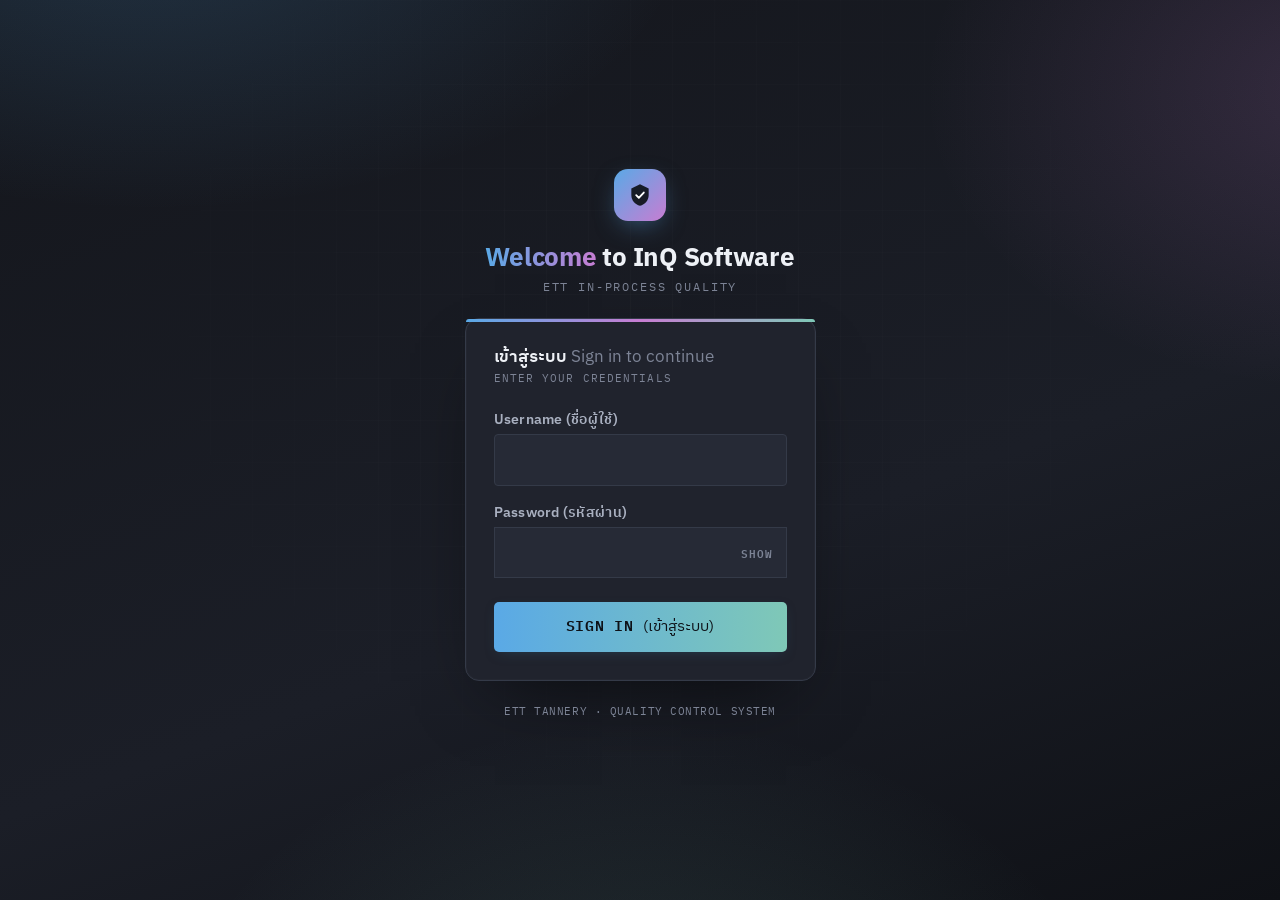
<file: index.html>
<!doctype html>
<html lang="th">
<head>
<meta charset="utf-8">
<meta name="viewport" content="width=device-width, initial-scale=1">
<title>ETT In-Process Quality</title>
<link rel="preconnect" href="https://fonts.googleapis.com">
<link rel="preconnect" href="https://fonts.gstatic.com" crossorigin>
<link rel="stylesheet" href="https://fonts.googleapis.com/css2?family=IBM+Plex+Mono:wght@400;500;600&family=IBM+Plex+Sans:wght@400;500;600;700&family=IBM+Plex+Sans+Thai:wght@400;500;600&display=swap">
<link rel="stylesheet" href="app.css">
<style>body{margin:0}img{max-width:100%}[hidden]{display:none!important}</style>
</head>
<body>
<div class="top"><div class="top-in">
  <div class="brand">
    <h1>In-Process Quality Entry <span class="th">(บันทึกผลตรวจในกระบวนการ)</span></h1>
    <p>ETT Tannery · Quality &amp; Technical · Pilot v0.6</p>
  </div>
  <div class="top-right">
    <span class="conn" id="conn"><span class="dot"></span><span id="connTxt">Connecting…</span></span>
    <a class="btn sm" id="lnkDashboard" href="dashboard.html">Dashboard</a>
    <a class="btn sm" id="lnkSetup" href="setup.html" hidden>Setup</a>
    <a class="btn sm" id="lnkAdmin" href="admin.html" hidden>Admin</a>
    <span class="whoami" id="whoami"></span>
    <button class="btn sm" id="btnLogout">Logout <span class="th">(ออกจากระบบ)</span></button>
    <button class="btn" id="btnExport">Export CSV <span class="th">(ส่งออก)</span></button>
  </div>
</div></div>

<nav class="tabs"><div class="tabs-in" id="tabs" role="tablist"></div></nav>

<div class="wrap">
  <main>
    <section class="card">
      <div class="card-hd">
        <h2>Lot Identification <span class="th">(ข้อมูลทั่วไปของหนัง)</span></h2>
        <span class="rid" id="lotState">NEW LOT</span>
      </div>
      <div class="card-bd">
        <div class="grid g4" id="lotGrid"></div>
        <div class="grid g4" style="margin-top:12px" id="lotGrid2"></div>
        <div class="strip off" id="strip"></div>
      </div>
    </section>

    <section class="card">
      <div class="card-hd">
        <h2 id="stgTitle">—</h2>
        <span class="rid" id="recId">—</span>
      </div>
      <div class="card-bd" id="stageBody"></div>
    </section>
  </main>

  <aside class="rail">
    <div class="card">
      <div class="card-hd"><h2 style="font-size:13px">Today <span class="th">(วันนี้)</span></h2><span class="rid" id="railDate"></span></div>
      <div class="stat3">
        <div class="stat"><div class="k">Checked<span class="th">ตรวจแล้ว</span></div><div class="v" id="sChecked">0</div></div>
        <div class="stat"><div class="k">Failed<span class="th">ไม่ผ่าน</span></div><div class="v fail" id="sFailed">0</div></div>
        <div class="stat"><div class="k">Affected<span class="th">SF กระทบ</span></div><div class="v near" id="sAffected">0</div></div>
      </div>
    </div>
    <div class="card">
      <div class="card-hd"><h2 style="font-size:13px">Recent records <span class="th">(บันทึกล่าสุด)</span></h2></div>
      <div id="recent"><div class="empty">ยังไม่มีบันทึก</div></div>
      <details class="note">
        <summary>Master data loaded (ข้อมูลมาตรฐานที่โหลดไว้)</summary>
        <p id="mdSummary"></p>
      </details>
    </div>
  </aside>
</div>

<datalist id="dlArticles"></datalist>
<div id="toast"></div>

<script src="api.js"></script>
<script>
/* Master data (softness/wet-blue/colour/reject standards) and the inspector list now live in
   the Google Sheet, editable from setup.html, instead of a static master-data.json file. Both
   are cached to localStorage so the entry form still opens if the device is briefly offline. */
if (requireLogin()) {
  var MD_CACHE_KEY = "ett_masterdata_cache";
  var INS_CACHE_KEY = "ett_inspectors_cache";
  Promise.all([API.getMasterData(), API.listInspectors()])
    .then(function (results) {
      var md = results[0], ins = results[1];
      var M, names;
      if (md.ok) {
        M = { ART: md.art, WB: md.wb, COL: md.col, RJ: md.rj, MAT: md.mat || [], GRP: md.grp, FIN: md.fin };
        try { localStorage.setItem(MD_CACHE_KEY, JSON.stringify(M)); } catch (e) {}
      } else {
        try { M = JSON.parse(localStorage.getItem(MD_CACHE_KEY) || "null"); } catch (e) { M = null; }
        if (!M) throw new Error(md.error || "โหลดข้อมูลมาตรฐานไม่สำเร็จ และไม่มีข้อมูลที่แคชไว้ในเครื่องนี้");
      }
      if (ins.ok) {
        names = ins.inspectors.filter(function (x) { return x.active !== false; }).map(function (x) { return x.name; });
        try { localStorage.setItem(INS_CACHE_KEY, JSON.stringify(names)); } catch (e) {}
      } else {
        try { names = JSON.parse(localStorage.getItem(INS_CACHE_KEY) || "[]"); } catch (e) { names = []; }
      }
      window.M = M;
      window.INSPECTORS = names;
      var s = document.createElement("script");
      s.src = "app.js";
      document.body.appendChild(s);
    })
    .catch(e => {
      document.body.insertAdjacentHTML("afterbegin",
        '<p style="padding:16px;font-family:monospace;color:#AB3B27">โหลดข้อมูลมาตรฐานไม่สำเร็จ (Could not load master data): ' + (e && e.message ? e.message : e) + '</p>');
    });
}
</script>
</body>
</html>
</file>
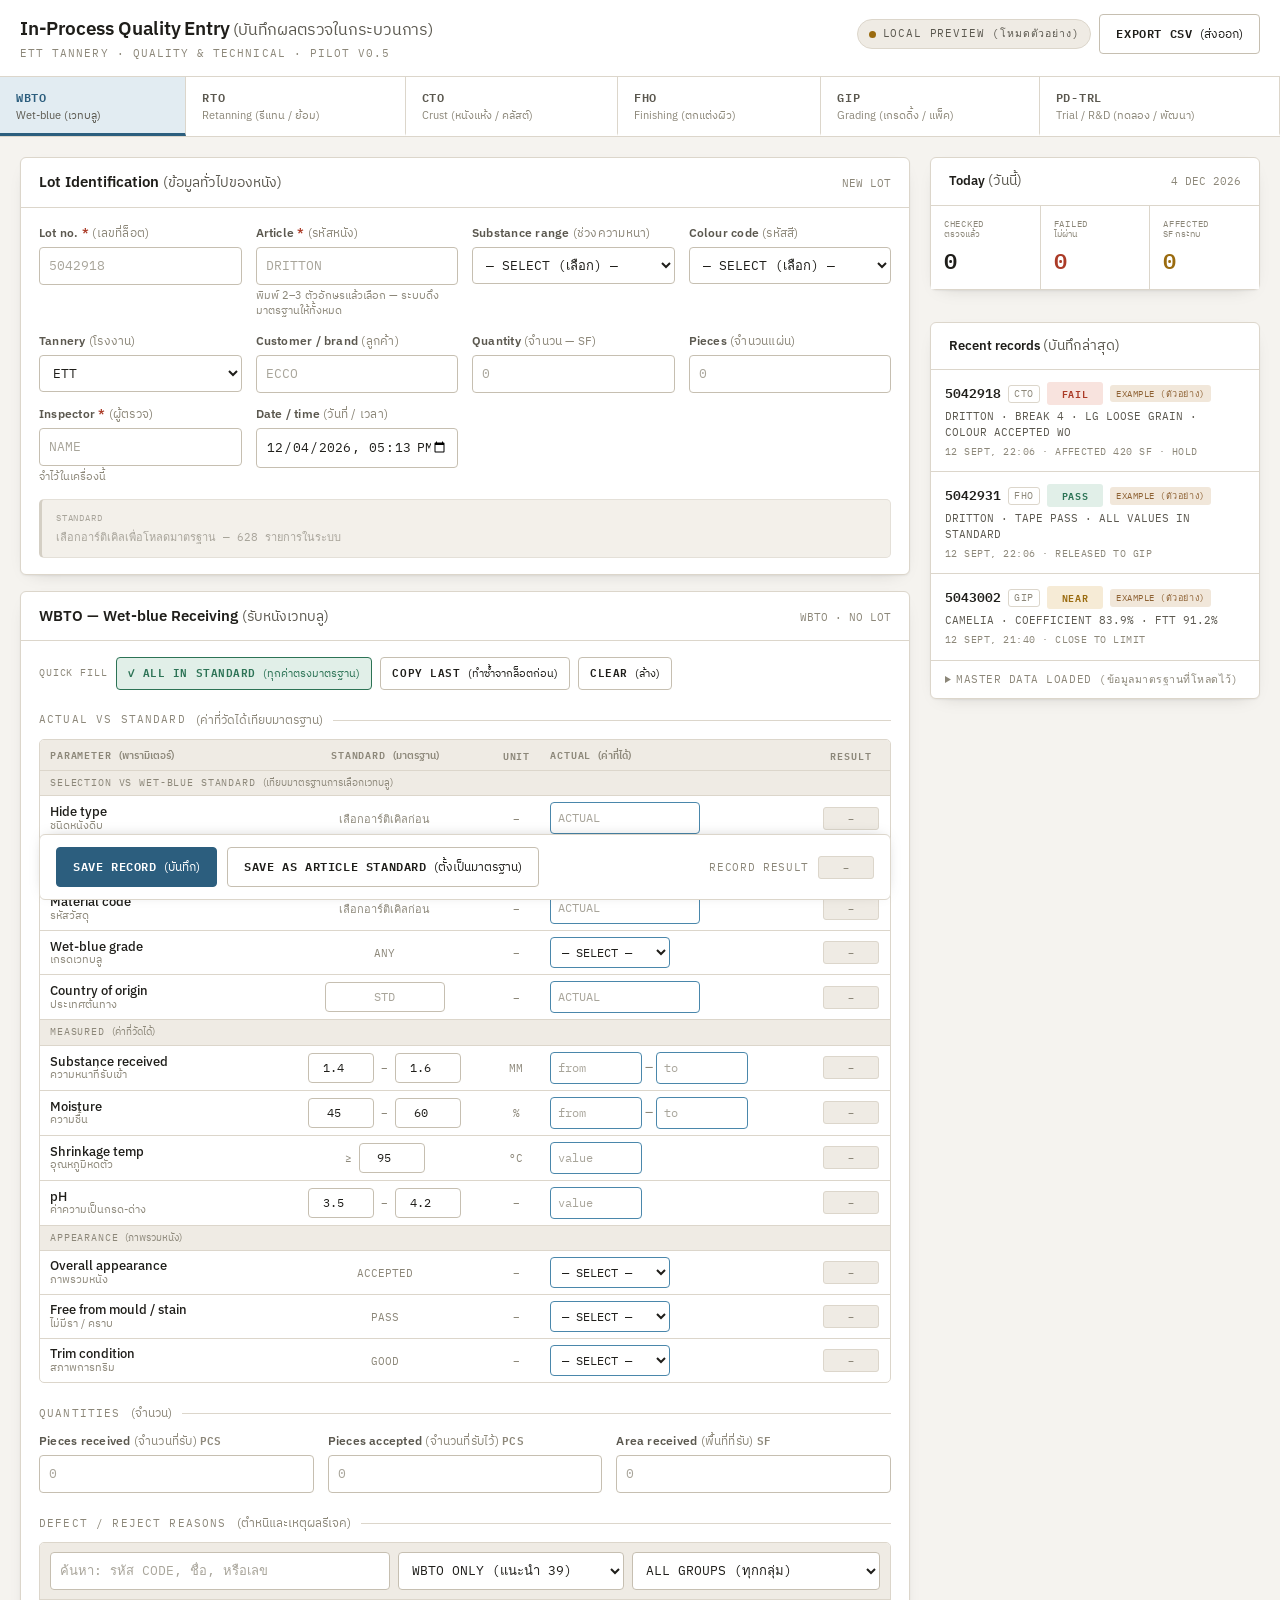
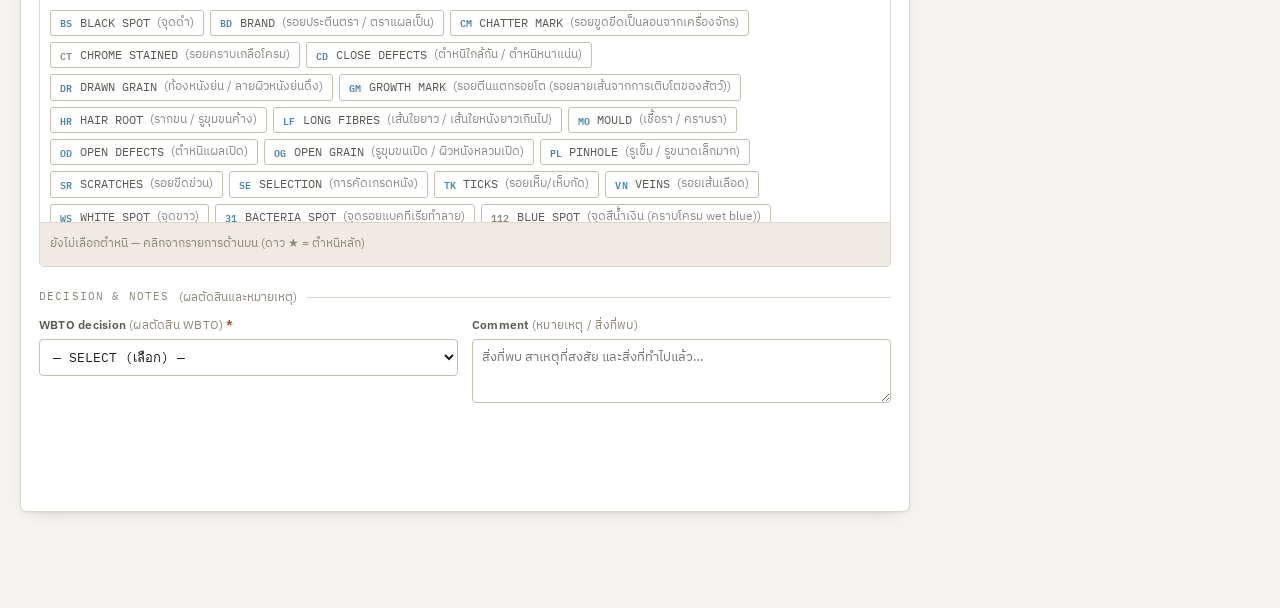
<file: src/index.html>
<!doctype html>
<html lang="th">
<head>
<meta charset="utf-8">
<meta name="viewport" content="width=device-width, initial-scale=1">
<title>ETT In-Process Quality</title>
<link rel="preconnect" href="https://fonts.googleapis.com">
<link rel="preconnect" href="https://fonts.gstatic.com" crossorigin>
<link rel="stylesheet" href="https://fonts.googleapis.com/css2?family=IBM+Plex+Mono:wght@400;500;600&family=IBM+Plex+Sans:wght@400;500;600;700&family=IBM+Plex+Sans+Thai:wght@400;500;600&display=swap">
<link rel="stylesheet" href="app.css">
<style>body{margin:0}img{max-width:100%}[hidden]{display:none!important}</style>
</head>
<body>
<div class="top"><div class="top-in">
  <div class="brand">
    <h1>In-Process Quality Entry <span class="th">(บันทึกผลตรวจในกระบวนการ)</span></h1>
    <p>ETT Tannery · Quality &amp; Technical · Pilot v0.5</p>
  </div>
  <div class="top-right">
    <span class="conn" id="conn"><span class="dot"></span><span id="connTxt">Connecting…</span></span>
    <button class="btn" id="btnExport">Export CSV <span class="th">(ส่งออก)</span></button>
  </div>
</div></div>

<nav class="tabs"><div class="tabs-in" id="tabs" role="tablist"></div></nav>

<div class="wrap">
  <main>
    <section class="card">
      <div class="card-hd">
        <h2>Lot Identification <span class="th">(ข้อมูลทั่วไปของหนัง)</span></h2>
        <span class="rid" id="lotState">NEW LOT</span>
      </div>
      <div class="card-bd">
        <div class="grid g4" id="lotGrid"></div>
        <div class="grid g4" style="margin-top:12px" id="lotGrid2"></div>
        <div class="strip off" id="strip"></div>
      </div>
    </section>

    <section class="card">
      <div class="card-hd">
        <h2 id="stgTitle">—</h2>
        <span class="rid" id="recId">—</span>
      </div>
      <div class="card-bd" id="stageBody"></div>
    </section>
  </main>

  <aside class="rail">
    <div class="card">
      <div class="card-hd"><h2 style="font-size:13px">Today <span class="th">(วันนี้)</span></h2><span class="rid" id="railDate"></span></div>
      <div class="stat3">
        <div class="stat"><div class="k">Checked<span class="th">ตรวจแล้ว</span></div><div class="v" id="sChecked">0</div></div>
        <div class="stat"><div class="k">Failed<span class="th">ไม่ผ่าน</span></div><div class="v fail" id="sFailed">0</div></div>
        <div class="stat"><div class="k">Affected<span class="th">SF กระทบ</span></div><div class="v near" id="sAffected">0</div></div>
      </div>
    </div>
    <div class="card">
      <div class="card-hd"><h2 style="font-size:13px">Recent records <span class="th">(บันทึกล่าสุด)</span></h2></div>
      <div id="recent"><div class="empty">ยังไม่มีบันทึก</div></div>
      <details class="note">
        <summary>Master data loaded (ข้อมูลมาตรฐานที่โหลดไว้)</summary>
        <p id="mdSummary"></p>
      </details>
    </div>
  </aside>
</div>

<datalist id="dlArticles"></datalist>
<div id="toast"></div>

<script>
/* Master data is loaded from a file so it can be refreshed without touching the app code.
   Point this at your own API endpoint when you wire it to a database.
   NOTE: fetch() does not work over file:// — serve the folder, e.g.  python3 -m http.server 8080  */
fetch("master-data.json")
  .then(r => r.json())
  .then(m => {
    window.M = m;
    var s = document.createElement("script");
    s.src = "app.js";
    document.body.appendChild(s);
  })
  .catch(e => {
    document.body.insertAdjacentHTML("afterbegin",
      '<p style="padding:16px;font-family:monospace;color:#AB3B27">Could not load master-data.json — serve this folder over HTTP (python3 -m http.server 8080), do not open the file directly.</p>');
  });
</script>
</body>
</html>
</file>
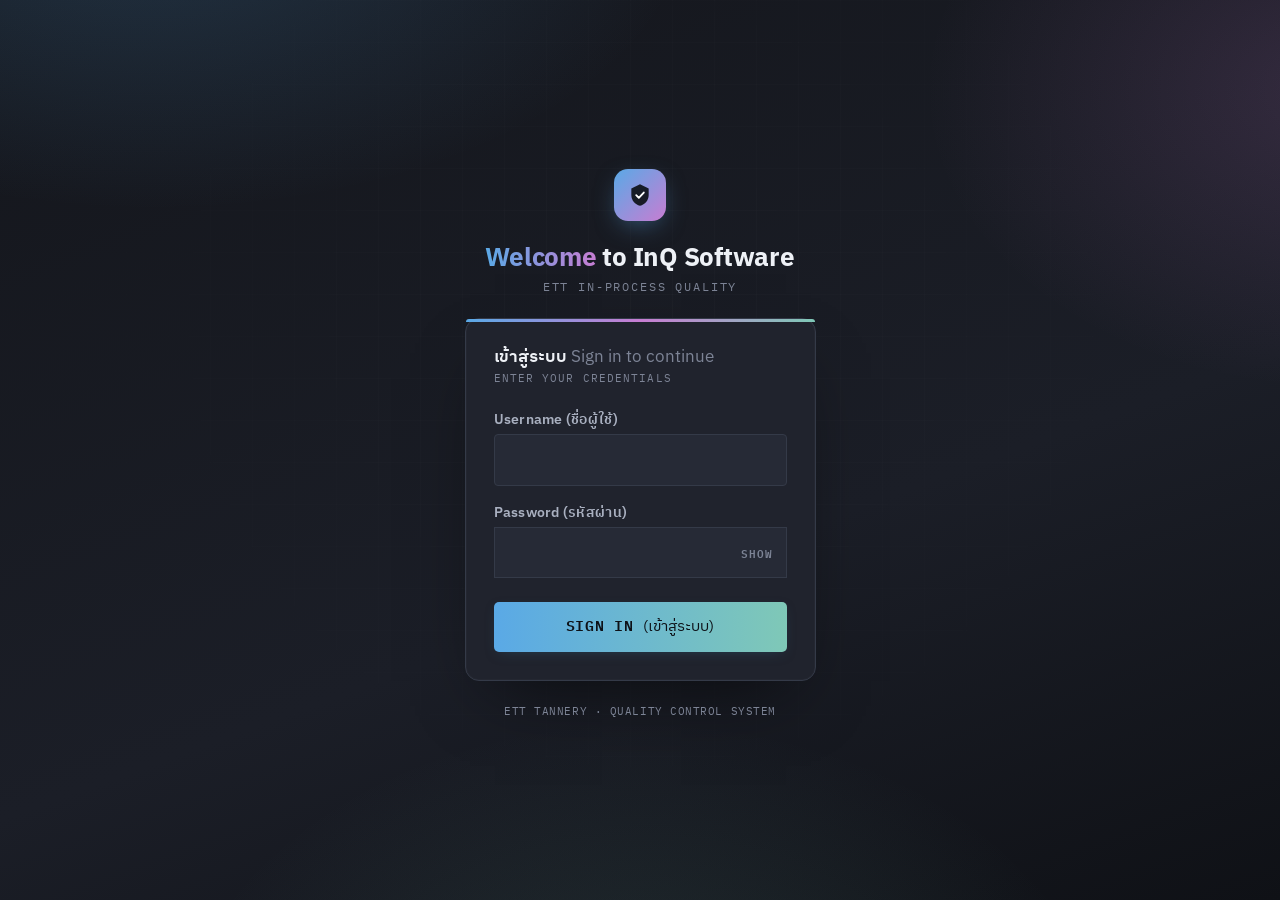
<file: admin.html>
<!doctype html>
<html lang="th">
<head>
<meta charset="utf-8">
<meta name="viewport" content="width=device-width, initial-scale=1">
<title>จัดการผู้ใช้ · ETT In-Process Quality</title>
<link rel="preconnect" href="https://fonts.googleapis.com">
<link rel="preconnect" href="https://fonts.gstatic.com" crossorigin>
<link rel="stylesheet" href="https://fonts.googleapis.com/css2?family=IBM+Plex+Mono:wght@400;500;600&family=IBM+Plex+Sans:wght@400;500;600;700&family=IBM+Plex+Sans+Thai:wght@400;500;600&display=swap">
<link rel="stylesheet" href="app.css">
<style>
body{margin:0}[hidden]{display:none!important}
.page{max-width:900px;margin:0 auto;padding:20px;padding-block:20px 80px}
table.users{width:100%;border-collapse:collapse;font-size:13px}
table.users th{text-align:left;font-family:var(--mono);font-size:10.5px;letter-spacing:.07em;text-transform:uppercase;color:var(--ink-3);padding:8px 10px;border-bottom:1px solid var(--line)}
table.users td{padding:8px 10px;border-bottom:1px solid var(--line);vertical-align:middle}
table.users select,table.users input[type=text],table.users input[type=password]{padding:5px 8px;font-size:12.5px}
.addform{display:grid;grid-template-columns:repeat(4,minmax(0,1fr));gap:10px 12px;align-items:end}
@media (max-width:700px){.addform{grid-template-columns:1fr 1fr}}
.resetRow{display:flex;gap:6px;align-items:center}
.muted{color:var(--ink-3);font-size:12px}
</style>
</head>
<body>
<div class="top"><div class="top-in">
  <div class="brand">
    <h1>User Management <span class="th">(จัดการผู้ใช้งาน)</span></h1>
    <p>ETT Tannery · Admin only</p>
  </div>
  <div class="top-right">
    <a class="btn sm" href="index.html">← Entry <span class="th">(หน้าบันทึก)</span></a>
    <a class="btn sm" href="dashboard.html">Dashboard</a>
    <a class="btn sm" href="setup.html">Setup</a>
    <span class="whoami" id="whoami"></span>
    <button class="btn sm" id="btnLogout">Logout <span class="th">(ออกจากระบบ)</span></button>
  </div>
</div></div>

<div class="page">
  <section class="card">
    <div class="card-hd"><h2>Add user <span class="th">(เพิ่มผู้ใช้ใหม่)</span></h2></div>
    <div class="card-bd">
      <form class="addform" id="addForm">
        <label class="f"><span class="lb">Username</span><input type="text" id="nUsername" required style="text-transform:none"></label>
        <label class="f"><span class="lb">Password</span><input type="text" id="nPassword" required style="text-transform:none"></label>
        <label class="f"><span class="lb">Full name (ชื่อ-สกุล)</span><input type="text" id="nFullName" style="text-transform:none"></label>
        <label class="f"><span class="lb">Role</span>
          <select id="nRole">
            <option value="VIEWER">VIEWER — ดูอย่างเดียว</option>
            <option value="USER" selected>USER — บันทึก/ดู</option>
            <option value="ADMIN">ADMIN — จัดการทั้งหมด</option>
          </select>
        </label>
        <button type="submit" class="btn primary" style="grid-column:1/2">Add <span class="th">(เพิ่ม)</span></button>
      </form>
    </div>
  </section>

  <section class="card" style="margin-top:16px">
    <div class="card-hd"><h2>Users <span class="th">(รายชื่อผู้ใช้)</span></h2><span class="rid" id="userCount"></span></div>
    <div class="card-bd" style="overflow-x:auto">
      <table class="users">
        <thead><tr><th>Username</th><th>Full name</th><th>Role</th><th>Active</th><th>Reset password</th><th></th></tr></thead>
        <tbody id="userRows"></tbody>
      </table>
    </div>
  </section>
</div>
<div id="toast"></div>
<script src="api.js"></script>
<script>
const SESSION = requireLogin([ROLES.ADMIN]);

function initTopbar(){
  const who=document.getElementById("whoami");
  who.innerHTML="<b>"+SESSION.fullName+"</b><span class=\"role-badge "+SESSION.role+"\">"+SESSION.role+"</span>";
  document.getElementById("btnLogout").onclick=async()=>{try{await API.logout()}catch(e){}clearSession();location.href="login.html"};
}
function esc(s){return String(s==null?"":s).replace(/[&<>"]/g,c=>({"&":"&amp;","<":"&lt;",">":"&gt;",'"':"&quot;"}[c]))}
function toast(m,err){const t=document.createElement("div");t.className="toast"+(err?" err":"");t.textContent=m;document.getElementById("toast").append(t);setTimeout(()=>t.remove(),3200)}

async function loadUsers(){
  const r=await API.listUsers();
  if(!r.ok){toast(r.error||"โหลดรายชื่อผู้ใช้ไม่สำเร็จ",true);return}
  const box=document.getElementById("userRows");box.innerHTML="";
  document.getElementById("userCount").textContent=r.users.length+" คน";
  r.users.forEach(u=>{
    const tr=document.createElement("tr");
    tr.innerHTML=
      '<td><b>'+esc(u.username)+'</b>'+(u.username===SESSION.username?' <span class="muted">(คุณ)</span>':'')+'</td>'+
      '<td>'+esc(u.fullName||"—")+'</td>'+
      '<td><select data-u="'+esc(u.username)+'" class="roleSel">'+
        ["ADMIN","USER","VIEWER"].map(r2=>'<option value="'+r2+'"'+(r2===u.role?" selected":"")+'>'+r2+'</option>').join("")+
      '</select></td>'+
      '<td><input type="checkbox" data-u="'+esc(u.username)+'" class="activeChk" '+(u.active?"checked":"")+' '+(u.username===SESSION.username?"disabled":"")+'></td>'+
      '<td><div class="resetRow"><input type="text" placeholder="new password" class="pwInput" style="text-transform:none;width:120px"><button type="button" class="btn sm pwBtn" data-u="'+esc(u.username)+'">Set</button></div></td>'+
      '<td></td>';
    box.append(tr);
  });
  box.querySelectorAll(".roleSel").forEach(sel=>sel.onchange=async()=>{
    const r2=await API.updateUser({username:sel.dataset.u,role:sel.value});
    toast(r2.ok?"อัปเดตแล้ว: "+sel.dataset.u:(r2.error||"ผิดพลาด"),!r2.ok);
  });
  box.querySelectorAll(".activeChk").forEach(chk=>chk.onchange=async()=>{
    const r2=await API.updateUser({username:chk.dataset.u,active:chk.checked});
    toast(r2.ok?"อัปเดตแล้ว: "+chk.dataset.u:(r2.error||"ผิดพลาด"),!r2.ok);
  });
  box.querySelectorAll(".pwBtn").forEach(btn=>btn.onclick=async()=>{
    const input=btn.closest(".resetRow").querySelector(".pwInput");
    if(!input.value){toast("ใส่รหัสผ่านใหม่ก่อน",true);return}
    const r2=await API.updateUser({username:btn.dataset.u,password:input.value});
    toast(r2.ok?"ตั้งรหัสผ่านใหม่แล้ว: "+btn.dataset.u:(r2.error||"ผิดพลาด"),!r2.ok);
    input.value="";
  });
}

document.getElementById("addForm").addEventListener("submit",async(e)=>{
  e.preventDefault();
  const username=document.getElementById("nUsername").value.trim().toLowerCase();
  const password=document.getElementById("nPassword").value;
  const fullName=document.getElementById("nFullName").value.trim();
  const role=document.getElementById("nRole").value;
  if(!username||!password)return toast("ใส่ username และ password",true);
  const r=await API.addUser({username,password,fullName,role});
  if(r.ok){toast("เพิ่มผู้ใช้แล้ว: "+username);e.target.reset();loadUsers()}
  else toast(r.error||"เพิ่มผู้ใช้ไม่สำเร็จ",true);
});

initTopbar();
loadUsers();
</script>
</body>
</html>
</file>
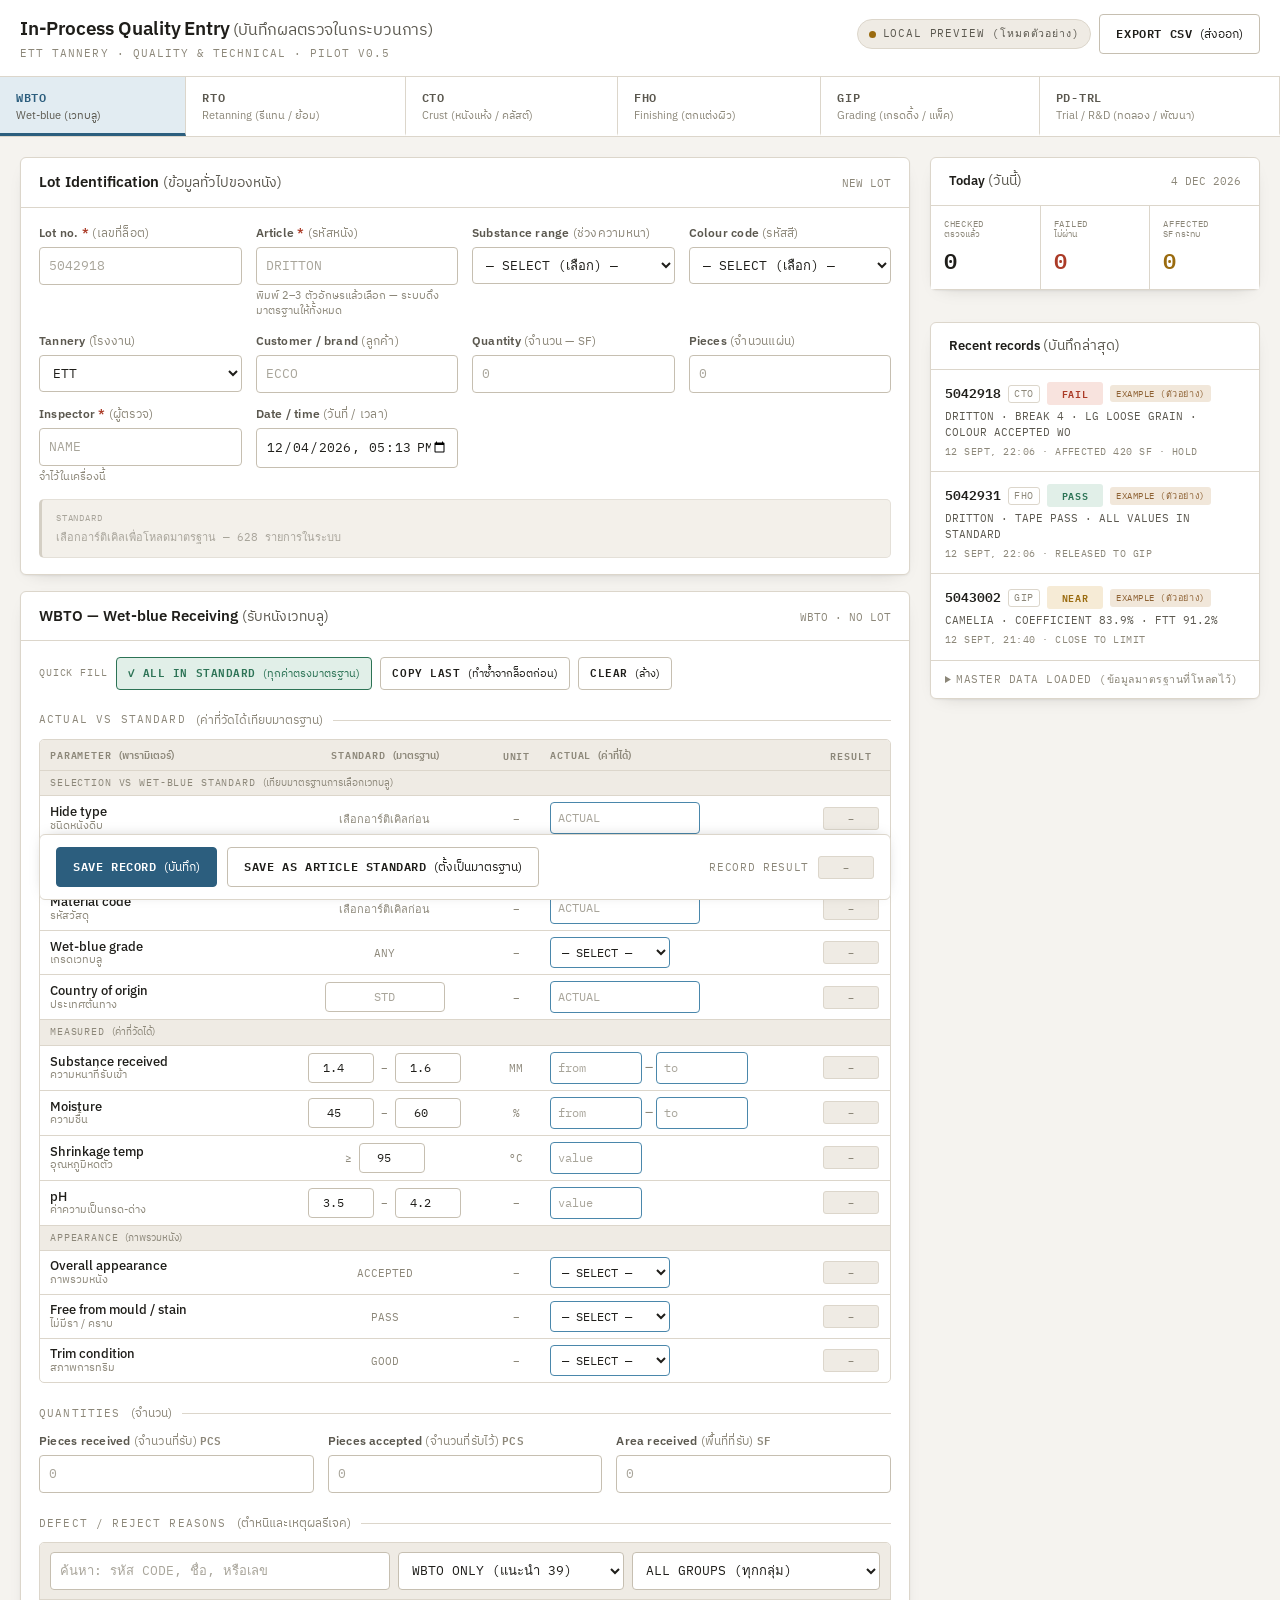
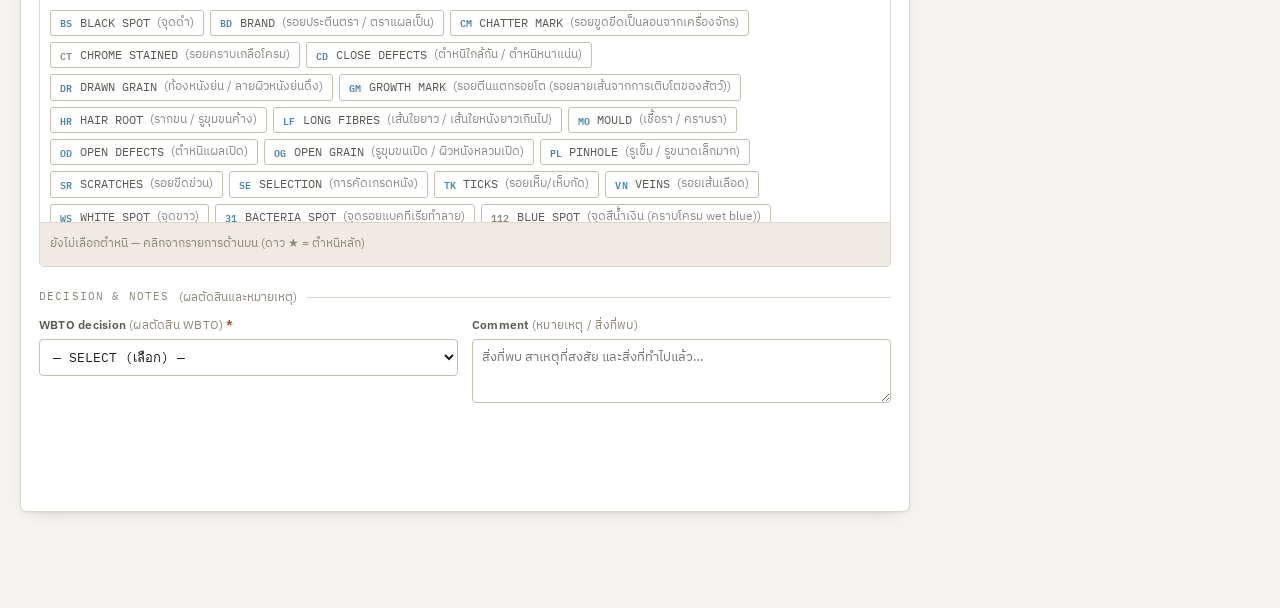
<file: ett-qc-entry.html>
<!doctype html>
<html lang="th">
<head>
<meta charset="utf-8">
<meta name="viewport" content="width=device-width, initial-scale=1">
<title>ETT In-Process Quality</title>
<link rel="preconnect" href="https://fonts.googleapis.com">
<link rel="preconnect" href="https://fonts.gstatic.com" crossorigin>
<link rel="stylesheet" href="https://fonts.googleapis.com/css2?family=IBM+Plex+Mono:wght@400;500;600&family=IBM+Plex+Sans:wght@400;500;600;700&family=IBM+Plex+Sans+Thai:wght@400;500;600&display=swap">
<style>
:root{
  --bg:#F5F3EF; --surface:#FFFFFF; --surface-2:#EFEBE4; --surface-3:#E7E2D9;
  --ink:#1F1E1A; --ink-2:#5B584F; --ink-3:#8C8779;
  --line:#DCD6CB; --line-2:#C6BFB1;
  --accent:#2C5E7E; --accent-2:#4A87AB; --accent-soft:#E2ECF2;
  --tan:#8E6234; --tan-soft:#F1E7DA;
  --pass:#2C7355; --pass-bg:#E1EFE8;
  --near:#9A6B0F; --near-bg:#F6EBD6;
  --fail:#AB3B27; --fail-bg:#F8E3DE;
  --on-accent:#FFFFFF;
  --shadow:0 1px 2px rgba(31,30,26,.06), 0 6px 18px -12px rgba(31,30,26,.28);
  --sans:'IBM Plex Sans','IBM Plex Sans Thai',-apple-system,BlinkMacSystemFont,'Segoe UI',sans-serif;
  --thai:'IBM Plex Sans Thai','IBM Plex Sans',sans-serif;
  --mono:'IBM Plex Mono',ui-monospace,SFMono-Regular,Menlo,monospace;
}
@media (prefers-color-scheme:dark){ :root:not([data-theme="light"]){
  --bg:#15150F; --surface:#1E1D18; --surface-2:#262520; --surface-3:#2F2D27;
  --ink:#EFEBE2; --ink-2:#B2ACA0; --ink-3:#847E72;
  --line:#35332C; --line-2:#474439;
  --accent:#7FB2D4; --accent-2:#5E93B6; --accent-soft:#1C2C36;
  --tan:#C9995E; --tan-soft:#2E261C;
  --pass:#6FBE94; --pass-bg:#1B2C24;
  --near:#D6A33F; --near-bg:#2E2617;
  --fail:#E2836C; --fail-bg:#331F1A;
  --on-accent:#12202A;
  --shadow:0 1px 2px rgba(0,0,0,.4), 0 8px 20px -14px rgba(0,0,0,.8);
}}
:root[data-theme="dark"]{
  --bg:#15150F; --surface:#1E1D18; --surface-2:#262520; --surface-3:#2F2D27;
  --ink:#EFEBE2; --ink-2:#B2ACA0; --ink-3:#847E72;
  --line:#35332C; --line-2:#474439;
  --accent:#7FB2D4; --accent-2:#5E93B6; --accent-soft:#1C2C36;
  --tan:#C9995E; --tan-soft:#2E261C;
  --pass:#6FBE94; --pass-bg:#1B2C24;
  --near:#D6A33F; --near-bg:#2E2617;
  --fail:#E2836C; --fail-bg:#331F1A;
  --on-accent:#12202A;
  --shadow:0 1px 2px rgba(0,0,0,.4), 0 8px 20px -14px rgba(0,0,0,.8);
}
*{box-sizing:border-box}
body{background:var(--bg);color:var(--ink);font-family:var(--sans);font-size:14px;line-height:1.5;-webkit-font-smoothing:antialiased}
h1,h2,h3{margin:0;font-weight:600;text-wrap:balance}
button,input,select,textarea{font:inherit;color:inherit}
:focus-visible{outline:2px solid var(--accent);outline-offset:1px}

.top{background:var(--surface);border-bottom:1px solid var(--line)}
.top-in{max-width:1400px;margin:0 auto;padding:14px 20px;display:flex;gap:16px;align-items:flex-start;flex-wrap:wrap}
.brand h1{font-size:19px;letter-spacing:-.01em}
.brand h1 .th{font-family:var(--thai);font-weight:400;color:var(--ink-2);font-size:16px}
.brand p{margin:3px 0 0;font-family:var(--mono);font-size:10.5px;letter-spacing:.1em;text-transform:uppercase;color:var(--ink-3)}
.top-right{margin-left:auto;display:flex;gap:8px;align-items:center;flex-wrap:wrap}
.conn{display:inline-flex;align-items:center;gap:7px;font-family:var(--mono);font-size:10.5px;letter-spacing:.08em;text-transform:uppercase;padding:6px 11px;border-radius:999px;background:var(--surface-2);color:var(--ink-2);border:1px solid var(--line)}
.dot{width:7px;height:7px;border-radius:50%;background:var(--ink-3);flex:none}
.conn.live .dot{background:var(--pass)}
.conn.local .dot{background:var(--near)}

.tabs{background:var(--surface);border-bottom:1px solid var(--line);overflow-x:auto}
.tabs-in{max-width:1400px;margin:0 auto;display:flex;min-width:max-content}
.tab{flex:1 0 auto;min-width:148px;text-align:left;background:none;border:0;border-right:1px solid var(--line);border-bottom:3px solid transparent;padding:11px 16px 9px;cursor:pointer;transition:background .12s}
.tab:hover{background:var(--surface-2)}
.tab .code{display:block;font-family:var(--mono);font-size:12px;font-weight:600;letter-spacing:.06em;color:var(--ink-2)}
.tab .nm{display:block;font-size:11px;color:var(--ink-3);margin-top:1px}
.tab[aria-selected="true"]{background:var(--accent-soft);border-bottom-color:var(--accent)}
.tab[aria-selected="true"] .code{color:var(--accent)}
.tab[aria-selected="true"] .nm{color:var(--ink-2)}

.wrap{max-width:1400px;margin:0 auto;padding:20px;padding-block:20px 96px;display:grid;grid-template-columns:minmax(0,1fr) 330px;gap:20px;align-items:start}
@media (max-width:1080px){.wrap{grid-template-columns:1fr}}
.card{background:var(--surface);border:1px solid var(--line);border-radius:6px;box-shadow:var(--shadow)}
.card+.card{margin-top:16px}
.card-hd{display:flex;align-items:baseline;gap:10px;padding:13px 18px;border-bottom:1px solid var(--line);flex-wrap:wrap}
.card-hd h2{font-size:15px}
.card-hd h2 .th{font-family:var(--thai);font-weight:400;color:var(--ink-2);font-size:13.5px}
.card-hd .rid{margin-left:auto;font-family:var(--mono);font-size:11px;color:var(--ink-3)}
.card-bd{padding:16px 18px}

.sec{font-family:var(--mono);font-size:10.5px;letter-spacing:.11em;text-transform:uppercase;color:var(--ink-3);margin:22px 0 10px;display:flex;align-items:center;gap:10px}
.sec:first-child{margin-top:0}
.sec::after{content:"";flex:1;height:1px;background:var(--line)}
.sec .th{font-family:var(--thai);letter-spacing:0;text-transform:none;font-size:11.5px}

.grid{display:grid;gap:12px 14px}
.g4{grid-template-columns:repeat(4,minmax(0,1fr))}
.g3{grid-template-columns:repeat(3,minmax(0,1fr))}
.g2{grid-template-columns:repeat(2,minmax(0,1fr))}
@media (max-width:760px){.g4,.g3,.g2{grid-template-columns:1fr 1fr}}
@media (max-width:440px){.g4,.g3,.g2{grid-template-columns:1fr}}

label.f{display:block}
label.f>.lb{display:block;font-size:11.5px;font-weight:600;letter-spacing:.02em;color:var(--ink-2);margin-bottom:5px}
label.f>.lb .th{font-family:var(--thai);font-weight:400;color:var(--ink-3)}
label.f>.lb .req{color:var(--fail)}
.hint{font-size:10.5px;color:var(--ink-3);margin-top:4px;font-family:var(--thai)}
input[type=text],input[type=number],input[type=date],input[type=datetime-local],input[type=search],select,textarea{
  width:100%;padding:8px 9px;background:var(--surface);border:1px solid var(--line-2);border-radius:4px;
  font-family:var(--mono);font-size:13px;transition:border-color .12s,box-shadow .12s}
input[type=text],input[type=search],select{text-transform:uppercase}
textarea{font-family:var(--thai);text-transform:none;resize:vertical;min-height:64px;font-size:13px}
input:focus,select:focus,textarea:focus{border-color:var(--accent);box-shadow:0 0 0 3px var(--accent-soft);outline:none}
input::placeholder{color:var(--ink-3);opacity:.75}
input[readonly],.ro{background:var(--surface-2);color:var(--ink-2);border-style:dashed}
.filled{border-color:var(--pass)!important;background:var(--pass-bg)}

/* standard strip */
.strip{background:var(--surface-2);border:1px solid var(--line);border-left:3px solid var(--accent);border-radius:5px;padding:11px 14px;margin-top:14px;display:grid;grid-template-columns:repeat(auto-fit,minmax(155px,1fr));gap:10px 18px}
.strip .k{font-family:var(--mono);font-size:9px;letter-spacing:.09em;text-transform:uppercase;color:var(--ink-3)}
.strip .v{font-family:var(--mono);font-size:12.5px;font-weight:600;margin-top:2px;word-break:break-word}
.strip .v em{font-style:normal;font-weight:400;color:var(--ink-3);font-size:11px}
.strip.off{border-left-color:var(--line-2);opacity:.75}

.ptw{overflow-x:auto;border:1px solid var(--line);border-radius:5px}
table.pt{border-collapse:collapse;width:100%;min-width:640px}
table.pt th{background:var(--surface-2);font-family:var(--mono);font-size:9.5px;letter-spacing:.09em;text-transform:uppercase;color:var(--ink-3);font-weight:600;padding:7px 10px;text-align:left;border-bottom:1px solid var(--line)}
table.pt th.ctr,table.pt td.ctr{text-align:center}
table.pt td{padding:6px 10px;border-bottom:1px solid var(--line);vertical-align:middle}
table.pt tr:last-child td{border-bottom:0}
table.pt tr.grp td{background:var(--surface-2);padding:5px 10px;font-family:var(--mono);font-size:9.5px;letter-spacing:.09em;text-transform:uppercase;color:var(--ink-3)}
.pname{font-size:12.5px;font-weight:500;line-height:1.3}
.pname small{display:block;font-family:var(--thai);font-weight:400;font-size:10.5px;color:var(--ink-3)}
td.std input{width:66px;padding:5px 6px;font-size:12px;text-align:center}
td.std .fromdb{font-family:var(--mono);font-size:11.5px;font-weight:600;color:var(--accent)}
td.std .alt{display:block;font-family:var(--mono);font-size:9.5px;color:var(--ink-3);margin-top:2px}
td.act{white-space:nowrap}
td.act input,td.act select{width:92px;padding:6px 7px;font-size:12px;display:inline-block;border-color:var(--accent-2)}
td.act select{width:auto;min-width:120px;max-width:100%}
td.act input.wide{width:150px}
td.act .sep{color:var(--ink-3);padding:0 3px}
.unit{font-family:var(--mono);font-size:11px;color:var(--ink-3)}

.badge{display:inline-block;min-width:56px;text-align:center;font-family:var(--mono);font-size:10px;font-weight:600;letter-spacing:.07em;padding:3px 8px;border-radius:3px;background:var(--surface-2);color:var(--ink-3);border:1px solid var(--line)}
.badge.pass{background:var(--pass-bg);color:var(--pass);border-color:transparent}
.badge.near{background:var(--near-bg);color:var(--near);border-color:transparent}
.badge.fail{background:var(--fail-bg);color:var(--fail);border-color:transparent}

/* reject picker */
.rjbox{border:1px solid var(--line);border-radius:5px;overflow:hidden}
.rjsearch{display:flex;gap:8px;padding:9px 10px;background:var(--surface-2);border-bottom:1px solid var(--line);flex-wrap:wrap}
.rjsearch input{flex:1;min-width:150px}
.rjsearch select{width:auto;min-width:150px}
.rjlist{max-height:222px;overflow-y:auto;display:flex;flex-wrap:wrap;gap:6px;padding:10px}
.rj{display:inline-flex;align-items:center;gap:7px;font-family:var(--mono);font-size:11.5px;padding:5px 9px;border-radius:3px;border:1px solid var(--line-2);background:var(--surface);color:var(--ink-2);cursor:pointer;text-align:left;line-height:1.25}
.rj b{font-weight:600;color:var(--ink-3);font-size:10px;letter-spacing:.04em}
.rj:hover{border-color:var(--accent-2)}
.rj[aria-pressed="true"]{background:var(--tan-soft);border-color:var(--tan);color:var(--tan);font-weight:600}
.rj[aria-pressed="true"] b{color:var(--tan)}
.rj.nat b{color:var(--accent-2)}
.rjsel{display:flex;flex-wrap:wrap;gap:6px;padding:10px;border-top:1px solid var(--line);background:var(--surface-2);min-height:44px;align-items:center}
.rjsel .none{font-family:var(--thai);font-size:12px;color:var(--ink-3)}
.rjtag{display:inline-flex;align-items:center;gap:6px;font-family:var(--mono);font-size:11.5px;padding:4px 8px;border-radius:3px;background:var(--tan-soft);color:var(--tan);border:1px solid var(--tan);font-weight:600}
.rjtag button{background:none;border:0;color:inherit;cursor:pointer;padding:0 2px;font-size:14px;line-height:1}
.rjtag.main{background:var(--fail-bg);color:var(--fail);border-color:var(--fail)}
.rjtag .star{cursor:pointer;opacity:.55}
.rjtag.main .star{opacity:1}

.calc{background:var(--surface-2);border:1px solid var(--line);border-radius:5px;padding:12px 14px}
.calc-row{display:grid;grid-template-columns:repeat(auto-fit,minmax(122px,1fr));gap:12px}
.kv .k{font-family:var(--mono);font-size:9.5px;letter-spacing:.09em;text-transform:uppercase;color:var(--ink-3)}
.kv .k .th{font-family:var(--thai);letter-spacing:0;text-transform:none}
.kv .v{font-family:var(--mono);font-size:20px;font-weight:600;font-variant-numeric:tabular-nums;line-height:1.25;margin-top:2px}
.kv .v small{font-size:11px;font-weight:400;color:var(--ink-3)}
.kv .v.pass{color:var(--pass)} .kv .v.near{color:var(--near)} .kv .v.fail{color:var(--fail)}

table.gt{border-collapse:collapse;width:100%;min-width:520px}
table.gt th{background:var(--surface-2);font-family:var(--mono);font-size:9.5px;letter-spacing:.09em;text-transform:uppercase;color:var(--ink-3);padding:6px 9px;text-align:left;border-bottom:1px solid var(--line);font-weight:600}
table.gt td{padding:4px 9px;border-bottom:1px solid var(--line)}
table.gt tr:last-child td{border-bottom:0}
table.gt td:first-child{font-family:var(--mono);font-size:12px;font-weight:600;width:92px}
table.gt input{width:100%;max-width:140px;padding:6px 7px;font-size:12px;text-align:right}
table.gt .pct{font-family:var(--mono);font-size:12px;color:var(--ink-2);font-variant-numeric:tabular-nums;width:64px;text-align:right}
table.gt .bar{width:130px}
table.gt .bar span{display:block;height:6px;border-radius:2px;background:var(--accent-2);min-width:1px}
table.gt tr.rej td:first-child{color:var(--fail)}
table.gt tr.rej .bar span{background:var(--fail)}

.btn{font-family:var(--mono);font-size:12px;font-weight:600;letter-spacing:.05em;text-transform:uppercase;padding:9px 16px;border-radius:4px;border:1px solid var(--line-2);background:var(--surface);color:var(--ink);cursor:pointer;transition:background .12s,border-color .12s}
.btn:hover{background:var(--surface-2)}
.btn .th{font-family:var(--thai);text-transform:none;letter-spacing:0;font-weight:400}
.btn.primary{background:var(--accent);border-color:var(--accent);color:var(--on-accent)}
.btn.primary:hover{background:var(--accent-2);border-color:var(--accent-2)}
.btn.quick{background:var(--pass-bg);border-color:var(--pass);color:var(--pass)}
.btn.quick:hover{background:var(--pass);color:var(--surface)}
.btn:disabled{opacity:.5;cursor:not-allowed}
.btn.sm{padding:6px 11px;font-size:11px}
.quickbar{display:flex;gap:8px;flex-wrap:wrap;margin-bottom:14px;align-items:center}
.quickbar .lbl{font-family:var(--mono);font-size:9.5px;letter-spacing:.09em;text-transform:uppercase;color:var(--ink-3)}

.savebar{position:sticky;bottom:0;z-index:20;margin-top:20px;background:var(--surface);border:1px solid var(--line);border-radius:6px;box-shadow:0 -2px 16px -8px rgba(0,0,0,.35);padding:12px 16px;display:flex;gap:10px;align-items:center;flex-wrap:wrap}
.verdict{margin-left:auto;display:flex;align-items:center;gap:9px;font-family:var(--mono);font-size:11px;letter-spacing:.06em;text-transform:uppercase;color:var(--ink-3)}

.rail{display:flex;flex-direction:column;gap:16px;position:sticky;top:16px}
@media (max-width:1080px){.rail{position:static}}
.stat3{display:grid;grid-template-columns:repeat(3,1fr);gap:1px;background:var(--line)}
.stat{background:var(--surface);padding:12px 13px}
.stat .k{font-family:var(--mono);font-size:9px;letter-spacing:.08em;text-transform:uppercase;color:var(--ink-3);line-height:1.3}
.stat .k .th{font-family:var(--thai);letter-spacing:0;text-transform:none;display:block}
.stat .v{font-family:var(--mono);font-size:22px;font-weight:600;font-variant-numeric:tabular-nums;margin-top:3px}
.stat .v.fail{color:var(--fail)} .stat .v.near{color:var(--near)}
.rec{padding:12px 14px;border-bottom:1px solid var(--line)}
.rec:last-child{border-bottom:0}
.rec-t{display:flex;align-items:center;gap:7px;flex-wrap:wrap}
.rec-t .lot{font-family:var(--mono);font-size:13px;font-weight:600}
.rec-t .stg{font-family:var(--mono);font-size:9.5px;letter-spacing:.07em;color:var(--ink-3);border:1px solid var(--line);border-radius:3px;padding:1px 5px}
.rec-m{font-family:var(--mono);font-size:11px;color:var(--ink-2);margin-top:4px;line-height:1.45;word-break:break-word}
.rec-f{font-family:var(--mono);font-size:9.5px;letter-spacing:.05em;color:var(--ink-3);margin-top:4px;text-transform:uppercase}
.tagex{font-family:var(--mono);font-size:9px;letter-spacing:.06em;text-transform:uppercase;background:var(--tan-soft);color:var(--tan);border-radius:3px;padding:2px 6px}
.empty{padding:26px 16px;text-align:center;color:var(--ink-3);font-size:12.5px;font-family:var(--thai)}
details.note{border-top:1px solid var(--line);padding:11px 14px}
details.note summary{cursor:pointer;font-family:var(--mono);font-size:10.5px;letter-spacing:.05em;text-transform:uppercase;color:var(--ink-3)}
details.note p{margin:9px 0 0;font-size:12px;color:var(--ink-2);font-family:var(--thai);line-height:1.6}
details.note code{font-family:var(--mono);font-size:11px;background:var(--surface-2);padding:1px 4px;border-radius:3px}

#toast{position:fixed;left:50%;transform:translateX(-50%);bottom:22px;z-index:60;display:flex;flex-direction:column;gap:8px;align-items:center;pointer-events:none;width:calc(100% - 32px);max-width:480px}
.toast{background:var(--ink);color:var(--bg);font-family:var(--mono);font-size:12px;padding:10px 16px;border-radius:4px;box-shadow:var(--shadow)}
.toast.err{background:var(--fail);color:#fff}
@media (prefers-reduced-motion:reduce){*{transition-duration:.001ms!important}}
</style>
<style>body{margin:0}img{max-width:100%}[hidden]{display:none!important}</style>
</head>
<body>


<div class="top"><div class="top-in">
  <div class="brand">
    <h1>In-Process Quality Entry <span class="th">(บันทึกผลตรวจในกระบวนการ)</span></h1>
    <p>ETT Tannery · Quality &amp; Technical · Pilot v0.5</p>
  </div>
  <div class="top-right">
    <span class="conn" id="conn"><span class="dot"></span><span id="connTxt">Connecting…</span></span>
    <button class="btn" id="btnExport">Export CSV <span class="th">(ส่งออก)</span></button>
  </div>
</div></div>

<nav class="tabs"><div class="tabs-in" id="tabs" role="tablist"></div></nav>

<div class="wrap">
  <main>
    <section class="card">
      <div class="card-hd">
        <h2>Lot Identification <span class="th">(ข้อมูลทั่วไปของหนัง)</span></h2>
        <span class="rid" id="lotState">NEW LOT</span>
      </div>
      <div class="card-bd">
        <div class="grid g4" id="lotGrid"></div>
        <div class="grid g4" style="margin-top:12px" id="lotGrid2"></div>
        <div class="strip off" id="strip"></div>
      </div>
    </section>

    <section class="card">
      <div class="card-hd">
        <h2 id="stgTitle">—</h2>
        <span class="rid" id="recId">—</span>
      </div>
      <div class="card-bd" id="stageBody"></div>
    </section>
  </main>

  <aside class="rail">
    <div class="card">
      <div class="card-hd"><h2 style="font-size:13px">Today <span class="th">(วันนี้)</span></h2><span class="rid" id="railDate"></span></div>
      <div class="stat3">
        <div class="stat"><div class="k">Checked<span class="th">ตรวจแล้ว</span></div><div class="v" id="sChecked">0</div></div>
        <div class="stat"><div class="k">Failed<span class="th">ไม่ผ่าน</span></div><div class="v fail" id="sFailed">0</div></div>
        <div class="stat"><div class="k">Affected<span class="th">SF กระทบ</span></div><div class="v near" id="sAffected">0</div></div>
      </div>
    </div>
    <div class="card">
      <div class="card-hd"><h2 style="font-size:13px">Recent records <span class="th">(บันทึกล่าสุด)</span></h2></div>
      <div id="recent"><div class="empty">ยังไม่มีบันทึก</div></div>
      <details class="note">
        <summary>Master data loaded (ข้อมูลมาตรฐานที่โหลดไว้)</summary>
        <p id="mdSummary"></p>
      </details>
    </div>
  </aside>
</div>

<datalist id="dlArticles"></datalist>
<div id="toast"></div>

<script>window.M = {"ART":[{"a":"ABYSS","t":"1.2-1.4","b":"BAGGU","s":[3.9,4.7,4.2]},{"a":"ABYSS HS","t":"1.2-1.4","b":"BAGGU","s":[4.2,4.0,4.3]},{"a":"ACRID FSDX","t":"2.2-2.4","b":"ECCO","s":[4.1,4.3,4.3]},{"a":"ADDISON","t":"0.8-1.0","b":"ECCO","s":[4.8,5.2,4.8]},{"a":"ADDISON","t":"0.6-0.8","b":"ELU/KOLLEKTIVE","s":[5.4,5.9,5.4]},{"a":"ADDISON SS","t":"0.8-1.0","b":"ECCO LEATHERGOODS UNIT","s":[4.3,4.5,4.9]},{"a":"AEON G","t":"1.3-1.5","b":"ECCO","s":[4.5,4.5,5.2]},{"a":"AEON G 100K","t":"1.3-1.5","b":"ECCO","s":[4.5,5.0,5.0]},{"a":"AEON V2","t":"1.3-1.5","b":"ECCO","s":[4.0,4.5,4.5]},{"a":"AEON V2","t":"1.6-1.8","b":"ECCO","s":[4.9,4.8,4.6]},{"a":"AEON V2 100K","t":"1.3-1.5","b":"ECCO","s":[4.6,5.7,5.3]},{"a":"AEON V2 G5","t":"1.3-1.5","b":"REGAL","s":[2.9,3.4,3.4]},{"a":"AEON V2 UL","t":"1.6-1.8","b":"ECCO","s":[4.6,4.7,4.7]},{"a":"AEON V2 UL","t":"2.2-2.4","b":"ECCO","s":[5.1,4.9,4.8]},{"a":"ARCADIUM","t":"1.1-1.3","b":"NIKE","s":[2.1,2.3,2.7]},{"a":"ARCUS UL","t":"1.6-1.8","b":"ECCO","s":[2.7,2.9,3.1]},{"a":"ARCUS UL","t":"1.3-1.5","b":"ECCO","s":[2.6,3.0,3.4]},{"a":"ARCUS UL","t":"2.2-2.4","b":"ECCO","s":[2.4,2.6,3.0]},{"a":"ARCUS XL","t":"2.2-2.4","b":"ECCO","s":[3.5,3.5,3.2]},{"a":"ASTRO","t":"1.2-1.4","b":"BELLROY","s":[3.7,3.5,3.4]},{"a":"ATLANTIS WP","t":"1.2-1.4","b":"ABC","s":[2.2,2.2,2.2]},{"a":"ATLANTIS WP","t":"1.4-1.6","b":"ABC","s":[2.0,1.9,2.2]},{"a":"BALDUR","t":"1.3-1.5","b":"ECCO","s":[5.0,5.0,5.6]},{"a":"BANDWOLF","t":"1.2-1.4","b":"CALERES","s":[4.8,4.8,4.8]},{"a":"BARGE ENT","t":"1.1-1.3","b":"ECCO","s":[4.1,5.0,5.2]},{"a":"BARGE ENT","t":"1.3-1.5","b":"NIKE/ECCO","s":[5.0,5.1,5.0]},{"a":"BAY WP","t":"1.4-1.6","b":"ARIAT","s":[3.1,3.4,3.0]},{"a":"BILBAO","t":"1.4-1.6","b":"ECCO LEATHERGOODS UNIT","s":[1.7,2.0,2.0]},{"a":"BILBAO","t":"1.4-1.6","b":"ARIAT","s":[2.3,2.7,2.2]},{"a":"BILBAO CC","t":"1.2-1.4","b":"NIKE","s":[2.4,2.7,2.9]},{"a":"BIND G5 WP","t":"1.4-1.6","b":"DECKERS/HOKA","s":[4.1,4.3,4.5]},{"a":"BLUE BAYOU","t":"1.2-1.4","b":"NIKE","s":[5.7,5.5,5.9]},{"a":"BLUE BAYOU","t":"1.2-1.4","b":"ADIDAS","s":[3.8,3.7,4.1]},{"a":"BLUE BAYOU","t":"1.2-1.4","b":"ELU / ECCO / J&M","s":[3.8,4.3,4.2]},{"a":"BLUE BAYOU","t":"1.2-1.4","b":"ELU / ECCO / J&M","s":[3.8,4.3,4.2]},{"a":"BLUE CAMEL","t":"1.2-1.4","b":"ECCO /EXTERNAL","s":[5.0,4.5,4.5]},{"a":"BLUE DEVA","t":"1.2-1.4","b":"ECCO /EXTERNAL","s":[2.3,2.7,2.5]},{"a":"BLUE LAGOON","t":"1.2-1.4","b":"ECCO /ELU","s":[4.6,5.3,5.7]},{"a":"BLUE LAGOON","t":"1.2-1.4","b":"ECCO /ELU","s":[2.3,2.2,2.3]},{"a":"BLUE MOON","t":"1.2-1.4","b":"ECCO /EXTERNAL","s":[6.1,5.4,5.3]},{"a":"BORLAND","t":"1.3-1.5","b":"ECCO","s":[4.7,4.4,5.0]},{"a":"BORLAND MET","t":"1.3-1.5","b":"ECCO","s":[4.0,4.2,4.7]},{"a":"BOULDER V2","t":"1.3-1.5","b":"ECCO","s":[6.2,5.2,5.9]},{"a":"CALISSE","t":"1.0-1.2","b":"ECCO","s":[3.5,3.6,3.4]},{"a":"CAMELIA","t":"1.2-1.4","b":"ECCO LEATHERGOODS UNIT","s":[5.3,5.5,5.0]},{"a":"CAMO QUARTZ FSDX","t":"1.6-1.8","b":"ECCO","s":[4.7,4.6,4.7]},{"a":"CARA MAT","t":"1.8-2.0","b":"ECCO LEATHERGOODS UNIT","s":[4.2,4.4,4.2]},{"a":"CAVIAR","t":"1.2-1.4","b":"AWAY TRAVEL","s":[2.9,2.7,2.9]},{"a":"CELESTE","t":"1.2-1.4","b":"CALERES","s":[null,null,null]},{"a":"CHANGEANT","t":"1.0-1.2","b":"ECCO","s":[4.2,4.3,4.5]},{"a":"CHEVRON","t":"0.8-1.0","b":"GABOR","s":[3.8,3.5,3.9]},{"a":"CHOSS WP","t":"1.4-1.6","b":"DECKERS/UGG/TEVA","s":[null,null,null]},{"a":"CHOSS WP","t":"1.4-1.6","b":"DECKERS/UGG/TEVA","s":[4.2,4.8,4.8]},{"a":"CHRONOS","t":"2.2-2.4","b":"ALEXANDER WANG","s":[5.7,4.5,4.5]},{"a":"CLASSIC SOCK","t":"0.8-1.0","b":"ECCO","s":[2.9,2.8,2.6]},{"a":"CLIO XO","t":"1.6-1.8","b":"ECCO","s":[2.1,2.4,2.7]},{"a":"COBBLE","t":"1.4-1.6","b":"ITTI","s":[2.8,3.2,3.3]},{"a":"COBBLE","t":"1.6-1.8","b":"ITTI","s":[3.5,3.5,3.5]},{"a":"CODE V4 G5","t":"1.0-1.2","b":"ECCO","s":[2.5,2.8,2.9]},{"a":"COLORADO WP","t":"1.2-1.4","b":"COUGAR","s":[3.0,3.4,3.4]},{"a":"CONTI V2","t":"1.6-1.8","b":"ECCO LEATHERGOODS UNIT","s":[2.9,3.2,3.3]},{"a":"CORNEL WP","t":"1.4-1.6","b":"CALERES","s":[null,null,null]},{"a":"CORNELL WP","t":"1.8-2.0","b":"BLUNDSTINE","s":[3.1,3.3,3.5]},{"a":"CORTEZ","t":"1.4-1.6","b":"ETIENNE AIGNER","s":[3.6,3.8,3.5]},{"a":"CRADLE ENT","t":"1.3-1.5","b":"ECCO","s":[3.0,3.1,5.4]},{"a":"CRITTER","t":"1.1-1.3","b":"ARIAT","s":[4.1,4.0,3.9]},{"a":"CRUX","t":"1.8-2.0","b":"ARIAT","s":[4.2,4.4,3.7]},{"a":"CRUX HM","t":"1.8-2.0","b":"ARIAT","s":[4.6,4.3,4.0]},{"a":"CRUX WP","t":"1.6-1.8","b":"DECKERS/UGG/TEVA","s":[4.3,3.8,3.4]},{"a":"DARZEE","t":"1.0-1.2","b":"BELLROY","s":[3.6,4.0,3.2]},{"a":"DARZEE","t":"1.0-1.2","b":"BELLROY","s":[2.6,3.0,2.8]},{"a":"DARZEE WP","t":"1.2-1.4","b":"BELLROY","s":[3.4,3.9,3.0]},{"a":"DARZEE WP SG","t":"1.2-1.4","b":"BELLROY","s":[1.8,2.4,2.3]},{"a":"DAZE","t":"1.4-1.6","b":"ENVISAGE","s":[2.9,2.2,2.2]},{"a":"DAZE","t":"1.4-1.6","b":"ENVISAGE","s":[2.9,2.2,2.2]},{"a":"DAZE FIXED","t":"1.4-1.6","b":"AWAY TRAVEL","s":[2.7,3.2,2.7]},{"a":"DAZE FIXED","t":"1.2-1.4","b":"TIMEX","s":[2.2,2.5,2.8]},{"a":"DEEPSHINE","t":"1.3-1.5","b":"ECCO","s":[1.5,1.7,1.7]},{"a":"DEEPSHINE V3","t":"1.3-1.5","b":"ECCO","s":[2.1,2.1,2.1]},{"a":"DEGAS","t":"1.0-1.2","b":"CALERES","s":[null,null,null]},{"a":"DELOREAN FSDX RTW","t":"0.4-0.6","b":"KOLLEKTIVE/ELU","s":[3.7,3.7,3.9]},{"a":"DELOREAN","t":"0.4-0.6","b":"HAYASHI HIROKO","s":[2.7,2.9,2.9]},{"a":"DELOREAN","t":"0.4-0.6","b":"PORTER/IKETEI/ONITSUKA","s":[2.9,3.3,2.9]},{"a":"DELOREAN","t":"0.6-0.8","b":"DELL","s":[4.1,3.2,3.0]},{"a":"DELOREAN FSDX","t":"0.7-0.9","b":"ECCO","s":[3.5,3.7,3.9]},{"a":"DELOREAN HM","t":"0.3-0.5","b":"DVEC","s":[3.1,2.8,3.1]},{"a":"DIATO","t":"1.4-1.6","b":"RAG & BONE","s":[5.3,5.4,5.7]},{"a":"DIFFUSE","t":"1.2-1.4","b":"CALERES","s":[null,null,null]},{"a":"DISTRICT","t":"1.2-1.4","b":"BELLROY","s":[1.6,2.2,1.8]},{"a":"DISTRICT","t":"2.4-2.6","b":"ABC","s":[0.6,0.9,1.0]},{"a":"DISTRICT","t":"3.0-3.2","b":"BELLROY","s":[null,null,null]},{"a":"DRAGO WP","t":"1.4-1.6","b":"ALDO","s":[2.2,2.5,2.8]},{"a":"DRITTON FSDX RIPSTOP S","t":"0.7-0.9","b":"ECCO","s":[1.8,2.0,1.9]},{"a":"DRITTON FSDX RIPSTOP S HM","t":"0.8-1.0","b":"ECCO","s":[2.4,2.3,2.2]},{"a":"DRITTON G","t":"1.0-1.2","b":"ECCO","s":[3.2,3.9,4.2]},{"a":"DRITTON G 100K","t":"1.3-1.5","b":"ECCO","s":[2.8,3.0,3.3]},{"a":"DRITTON G5","t":"1.2-1.4","b":"BRIDGESTONE","s":[null,null,null]},{"a":"DRITTON G8","t":"1.2-1.4","b":"CVJ-CONVERSE JAPAN","s":[3.6,3.9,4.1]},{"a":"DRITTON G8","t":"1.2-1.4","b":"REGAL/SHAMIOR","s":[3.5,4.2,3.7]},{"a":"DRITTON V4 G8","t":"1.0-1.2","b":"ECCO","s":[3.3,4.3,4.7]},{"a":"DRITTON V4 G8","t":"1.3-1.5","b":"ECCO","s":[3.1,3.5,3.7]},{"a":"DRITTON V4 G8 XF","t":"1.0-1.2","b":"ECCO","s":[2.9,3.3,3.2]},{"a":"DROID","t":"1.0-1.2","b":"DECKERS/UGG/TEVA","s":[5.5,5.2,5.3]},{"a":"DROID","t":"1.0-1.2","b":"DECKERS/UGG/TEVA","s":[5.3,5.4,5.2]},{"a":"DROID","t":"1.4-1.6","b":"ASICS","s":[2.7,2.2,2.8]},{"a":"DROID","t":"1.4-1.6","b":"DACHSTEIN","s":[3.4,2.8,3.1]},{"a":"DROID BL","t":"1.2-1.4","b":"BELLROY","s":[5.1,5.5,5.3]},{"a":"DROID BL VB","t":"1.2-1.4","b":"BELLROY","s":[3.3,4.2,4.5]},{"a":"DROID WFS S","t":"1.0-1.2","b":"NIKE","s":[2.6,3.4,3.3]},{"a":"DROID WFS S","t":"1.2-1.4","b":"NIKE","s":[2.8,3.3,3.5]},{"a":"DROID WP","t":"1.0-1.2","b":"NIKE","s":[5.5,4.8,5.0]},{"a":"DROID WP","t":"1.0-1.2","b":"LE COQ","s":[3.2,3.3,4.0]},{"a":"DROID WP","t":"1.2-1.4","b":"NIKE","s":[4.0,3.2,3.7]},{"a":"DUBLIN","t":"1.0-1.2","b":"CALERES","s":[null,null,null]},{"a":"DYNAMYX FG FSDX","t":"0.6-0.8","b":"DUPONT/MEPHISTO","s":[2.4,2.8,3.0]},{"a":"EDEN POWDER GLOSS","t":"1.2-1.4","b":"NIKE","s":[4.0,4.3,4.4]},{"a":"EMERALD","t":"1.0-1.2","b":"COACH","s":[3.1,3.5,3.5]},{"a":"ETERNITY RUBBER / SATIN SOLID","t":"1.0-1.2","b":"ECCO LEATHERGOODS UNIT","s":[1.9,2.0,1.9]},{"a":"FAIRWAY RGL G5 HE (FELICE RGL G5","t":"1.2-1.4","b":"REGAL","s":[1.8,2.3,2.8]},{"a":"FAIRWAY XA G8","t":"1.2-1.4","b":"REGAL","s":[3.4,3.6,3.6]},{"a":"FAIRWAY XA G8","t":"1.3-1.5","b":"ECCO","s":[2.4,2.7,2.7]},{"a":"FALCON WP","t":"1.2-1.4","b":"BELLROY","s":[3.2,4.6,5.1]},{"a":"FELICE RGL G5","t":"1.2-1.4","b":"REGAL","s":[2.1,2.3,2.6]},{"a":"FIDDLE","t":"2.0-2.2","b":"ARIAT","s":[2.5,3.0,3.0]},{"a":"FIREFLY WP","t":"1.2-1.4","b":"COUGAR","s":[3.4,3.6,3.4]},{"a":"FLASHGRAIN","t":"0.7-0.9","b":"ECCO","s":[4.6,4.6,4.4]},{"a":"FLUX","t":"1.0-1.2","b":"ECCO","s":[3.1,3.5,3.6]},{"a":"FLUX","t":"1.3-1.5","b":"ECCO","s":[3.4,3.5,3.5]},{"a":"FOLIA","t":"1.6-1.8","b":"ECCO LEATHERGOODS UNIT","s":[5.2,5.0,4.4]},{"a":"FOLIA","t":"1.6-1.8","b":"ECCO LEATHERGOODS UNIT","s":[5.5,5.7,4.9]},{"a":"FOLIA WATER EFFECT","t":"1.4-1.6","b":"ECCO LEATHERGOODS UNIT","s":[3.8,4.2,4.4]},{"a":"FOLIA WATER EFFECT","t":"1.6-1.8","b":"ECCO LEATHERGOODS UNIT","s":[3.5,3.6,3.6]},{"a":"FOLIA WATER EFFECT","t":"1.6-1.8","b":"ECCO LEATHERGOODS UNIT","s":[4.3,3.9,3.6]},{"a":"FOULARD","t":"0.7-0.9","b":"CALERES","s":[null,null,null]},{"a":"FSDX DYNAMYX FG","t":"0.7-0.9","b":"ECCO","s":[3.4,4.1,3.6]},{"a":"FSDX DYNAMYX FG XF","t":"0.7-0.9","b":"ECCO","s":[3.4,3.7,3.0]},{"a":"FSDX DYNAMYX NB","t":"0.7-0.9","b":"ECCO","s":[4.3,4.1,3.4]},{"a":"FSDX DYNAMYX NB XF","t":"0.7-0.9","b":"ECCO","s":[4.2,3.7,3.8]},{"a":"FSDX DYNEEMA UPSIDE","t":"0.5-0.7","b":"ADIDAS","s":[2.4,2.8,2.5]},{"a":"FSDX INDIGO 1","t":"2.0-2.2","b":"ADIDAS Y3","s":[6.2,6.3,6.2]},{"a":"FSDX RIPSTOP V4","t":"0.4-0.6","b":"ELU/KOLLEKTIVE","s":[2.6,2.9,2.9]},{"a":"FSDX WHITENOISE","t":"0.7-0.9","b":"ECCO","s":[3.5,3.5,3.4]},{"a":"FSDX WHITENOISE","t":"0.7-0.9","b":"ECCO LEATHERGOODS UNIT","s":[3.2,3.0,3.0]},{"a":"FSDX WHITENOISE","t":"0.9-1.1","b":"ECCO LEATHERGOODS UNIT","s":[3.5,3.3,2.9]},{"a":"FSDX WOOL NUBUCK 3","t":"1.6-1.8","b":"ADIDAS Y3","s":[4.5,4.8,5.1]},{"a":"FUEGO G5","t":"1.6-1.8","b":"ARIAT","s":[3.3,3.3,3.2]},{"a":"FURINA","t":"1.2-1.4","b":"NIKE","s":[2.9,3.1,3.1]},{"a":"GANACHE DD SG /RODILES WP SG /GANACHE XA SG","t":"1.0-1.2","b":"BELLROY","s":[4.3,4.0,4.3]},{"a":"GANACHE DD SG / RODILES WP SG","t":"1.0-1.2","b":"BELLROY","s":[3.7,3.3,3.8]},{"a":"GANACHE XA","t":"1.2-1.4","b":"BELLROY","s":[4.2,3.9,3.3]},{"a":"GANACHE XA SG","t":"1.0-1.2","b":"BELLROY","s":[4.0,4.0,3.6]},{"a":"GANACHE XA VB","t":"1.0-1.2","b":"BELLROY","s":[3.3,3.7,3.5]},{"a":"GANACHE XE MATT","t":"1.0-1.2","b":"BELLROY","s":[3.4,3.5,3.9]},{"a":"GORDON","t":"1.0-1.2","b":"ECCO LEATHERGOODS UNIT","s":[3.2,3.3,3.3]},{"a":"GRAUPEL FSDX","t":"2.8-3.0","b":"ECCO","s":[2.3,2.5,2.7]},{"a":"GRAVITY FSDX","t":"0.8-1.0","b":"MANIUNO","s":[2.7,3.2,3.0]},{"a":"GREYWOLF 8 XO","t":"1.2-1.4","b":"ECCO","s":[5.3,5.6,4.7]},{"a":"GREYWOLF 8 XO","t":"1.2-1.4","b":"CALERES","s":[null,null,null]},{"a":"GRIP IRON 1","t":"0.8-1.0","b":"ECCO","s":[4.0,4.5,4.3]},{"a":"HAZE (TRACE)","t":"1.4-1.6","b":"ABC","s":[2.1,2.3,2.3]},{"a":"HAZE (TRACE)","t":"1.4-1.6","b":"ABC","s":[1.8,1.9,1.6]},{"a":"HAZE (TRACE)","t":"1.4-1.6","b":"ABC","s":[2.1,2.3,2.3]},{"a":"HAZE","t":"1.4-1.6","b":"BELLROY","s":[2.7,2.7,2.9]},{"a":"HERA XC","t":"1.2-1.4","b":"ABC","s":[2.2,2.3,2.2]},{"a":"HOVER","t":"1.3-1.5","b":"ECCO","s":[3.8,4.0,4.4]},{"a":"HYPERLAPSE FSDX","t":"0.4-0.6","b":"DRAGON TOOTH","s":[3.6,3.8,3.3]},{"a":"INDIGO LIQUID SHINE V2","t":"1.2-1.4","b":"ECCO LEATHERGOODS UNIT","s":[2.2,2.5,2.5]},{"a":"INDIGO SS","t":"1.2-1.4","b":"ECCO LEATHERGOODS UNIT","s":[3.2,3.9,3.7]},{"a":"INDIGO SS","t":"1.3-1.5","b":"ECCO","s":[2.9,3.0,3.4]},{"a":"IRON","t":"2.4-2.6","b":"RED BACK BOOTS","s":[2.2,2.6,3.0]},{"a":"IVRESSE","t":"1.2-1.4","b":"NIKE","s":[null,null,null]},{"a":"JABUCK","t":"1.4-1.6","b":"NIKE","s":[2.5,2.9,3.3]},{"a":"JOYA","t":"1.2-1.4","b":"AWAY TRAVEL","s":[3.6,4.1,3.6]},{"a":"JOYA","t":"1.2-1.4","b":"AWAY TRAVEL","s":[2.7,3.0,2.7]},{"a":"JOYA","t":"1.5-1.7","b":"KINGLANE","s":[2.6,2.5,2.4]},{"a":"JOYA WP","t":"1.2-1.4","b":"CVJ-CONVERSE JAPAN","s":[3.5,3.9,3.7]},{"a":"KERIA","t":"1.2-1.4","b":"FURLA SPA","s":[null,null,null]},{"a":"KERIA PU BACKING","t":"1.5-1.7","b":"MARC JACOB","s":[4.1,4.1,4.0]},{"a":"LAS VEGAS WP BROKEN WHITE","t":"","b":"CALERES","s":[1.2,1.2,1.2]},{"a":"LEASTIC NB FSDX","t":"2.6-2.8","b":"ECCO","s":[6.6,6.6,6.6]},{"a":"LEASTIC NIT FSDX","t":"2.6-2.8","b":"ECCO","s":[6.6,6.6,6.6]},{"a":"LIBRARY BE","t":"1.4-1.6","b":"BELLROY","s":[5.3,5.6,5.5]},{"a":"LYRA","t":"1.2-1.4","b":"NIKE","s":[6.0,5.2,5.9]},{"a":"LYRA","t":"1.4-1.6","b":"NIKE","s":[5.6,4.4,5.0]},{"a":"LYRA","t":"1.4-1.6","b":"NIKE","s":[4.3,4.4,5.4]},{"a":"LYRA WP G8","t":"1.2-1.4","b":"CVJ-CONVERSE JAPAN","s":[3.5,4.4,4.0]},{"a":"MANDOLINE LS","t":"1.2-1.4","b":"ULLA JOHNSON","s":[null,null,null]},{"a":"MANDOLINE LS","t":"1.2-1.4","b":"ULLA JOHNSON","s":[null,null,null]},{"a":"MARAL WP","t":"1.2-1.4","b":"COUGAR","s":[3.1,2.3,2.7]},{"a":"MARAL WP","t":"1.4-1.6","b":"ARIAT","s":[2.3,2.4,2.4]},{"a":"MASA","t":"1.0-1.2","b":"ECCO","s":[5.2,5.0,5.2]},{"a":"MATRIX","t":"0.9-1.1","b":"ECCO","s":[5.0,4.9,4.5]},{"a":"MATRIXX FSDX","t":"0.7-0.9","b":"BRIEFING","s":[3.3,4.6,4.1]},{"a":"MEMFOAM OM 5 FG FSDX","t":"","b":"ECCO","s":[4.5,4.2,4.0]},{"a":"MEMFOAM OM 5 NB FSDX","t":"","b":"ECCO","s":[6.0,6.3,6.4]},{"a":"MEMFOAM OM FSDX NB","t":"5","b":"NIKE","s":[5.3,6.0,6.0]},{"a":"MEMFOAM XM 20 NB FSDX","t":"20","b":"ECCO","s":[6.5,6.5,6.5]},{"a":"MEMFOAM XM 20 FG FSDX","t":"20","b":"ECCO","s":[5.5,4.5,5.0]},{"a":"MILLED NAPPA","t":"1.6-1.8","b":"DR.MARTENS","s":[2.7,3.6,3.0]},{"a":"MINIVESPER LUX","t":"0.8-1.0","b":"ECCO","s":[4.6,4.5,4.7]},{"a":"MINOS","t":"1.0-1.2","b":"BELLROY","s":[4.0,4.5,4.5]},{"a":"MINOS","t":"1.2-1.4","b":"BELLROY","s":[4.8,4.8,4.6]},{"a":"MONARCH / LINING ELU","t":"1.0-1.2","b":"ECCO LEATHERGOODS UNIT","s":[3.5,3.7,3.1]},{"a":"MONTEREY","t":"1.3-1.5","b":"BELLROY","s":[1.7,2.0,2.0]},{"a":"MONTEREY","t":"1.3-1.5","b":"BELLROY","s":[1.7,2.0,2.0]},{"a":"MONTEREY PLUS","t":"1.3-1.5","b":"BELLROY","s":[2.4,2.3,2.3]},{"a":"MONTEREY PLUS","t":"1.3-1.5","b":"AWAY TRAVEL","s":[2.1,2.2,1.9]},{"a":"MOON","t":"1.2-1.4","b":"REGAL","s":[3.9,1.7,3.0]},{"a":"MOON","t":"1.2-1.4","b":"REGAL","s":[5.8,5.7,5.7]},{"a":"MOON","t":"1.1-1.3","b":"CALERES","s":[null,null,null]},{"a":"MOON","t":"1.2-1.4","b":"NIKE","s":[3.2,4.2,4.0]},{"a":"MOON","t":"1.3-1.5","b":"ECCO","s":[5.4,5.0,4.8]},{"a":"MOON G5","t":"1.1-1.3","b":"ASICS","s":[3.1,3.3,3.6]},{"a":"MOON G5 WP","t":"1.4-1.6","b":"HOKA/DECKERS","s":[4.6,4.4,4.3]},{"a":"MOON V4 G8","t":"1.3-1.5","b":"ECCO","s":[4.0,4.4,4.9]},{"a":"MOON V4 G8 XF","t":"1.3-1.5","b":"ECCO","s":[4.3,4.4,4.6]},{"a":"MOON WP 100K","t":"1.2-1.4","b":"WOLF & SHEPHERD","s":[3.1,3.8,3.5]},{"a":"MUNDAKA","t":"1.4-1.6","b":"BELLROY","s":[3.5,4.7,4.2]},{"a":"MURKEY","t":"1.3-1.5","b":"ABC","s":[5.0,4.4,4.8]},{"a":"MURKEY","t":"1.0-1.2","b":"CALERES","s":[4.2,4.3,4.6]},{"a":"NEO","t":"0.6-0.8","b":"DESCENTE","s":[3.4,4.3,3.3]},{"a":"NEO","t":"0.6-0.8","b":"DUPONT/ JUN WEI /MEPHISTO","s":[3.5,3.2,3.5]},{"a":"NEO","t":"0.7-0.9","b":"DRAGON TOOTH","s":[4.0,4.0,4.0]},{"a":"NEO","t":"0.9-1.1","b":"MANIUNO/ECCO","s":[4.4,5.3,4.8]},{"a":"NEO","t":"0.6-0.8","b":"DUPONT/JUN WEI/JUNKAI/MEPHISTO","s":[5.4,5.2,4.4]},{"a":"NEO HM","t":"0.9-1.1","b":"ECCO","s":[3.8,4.1,4.0]},{"a":"NEW GRAUPEL FSDX WOOL 3","t":"2.8-3.0","b":"ECCO","s":[2.6,2.5,2.1]},{"a":"NEW QUARTZ","t":"1.6-1.8","b":"ECCO","s":[4.2,4.0,4.0]},{"a":"NEW SUMI HS","t":"1.2-1.4","b":"BELLROY","s":[3.9,4.4,4.5]},{"a":"NEW ZEGNA WP","t":"1.4-1.6","b":"CALERES","s":[null,null,null]},{"a":"NEXUS","t":"1.3-1.5","b":"ECCO","s":[4.8,3.9,4.4]},{"a":"NIBBLER WP","t":"1.8-2.0","b":"ARIAT","s":[5.1,4.6,4.7]},{"a":"NIGHTCALL FB","t":"1.6-1.8","b":"FOND OF BAGS","s":[1.9,2.3,2.1]},{"a":"NIGHTCALL FB","t":"1.6-1.8","b":"FOND OF BAGS","s":[2.2,2.3,2.5]},{"a":"NIRVANA WP","t":"1.6-1.8","b":"ABC","s":[2.2,2.0,2.3]},{"a":"NIT- I","t":"1.3-1.5","b":"ADIDAS","s":[6.4,6.4,6.3]},{"a":"NIT- I","t":"1.3-1.5","b":"ADIDAS","s":[6.2,6.3,6.0]},{"a":"NIT-I-TT","t":"1.0-1.2","b":"ECCO","s":[6.6,6.6,6.6]},{"a":"NIT-O-HVIS","t":"1.0-1.2","b":"ECCO","s":[3.5,3.8,4.3]},{"a":"NIT-O-TS","t":"1.0-1.2","b":"ECCO","s":[6.4,6.4,6.5]},{"a":"NIT-X G8","t":"1.0-1.2","b":"ECCO","s":[5.4,5.8,5.7]},{"a":"NOVA","t":"1.2-1.4","b":"REGAL","s":[3.0,3.9,3.2]},{"a":"NOVA XA","t":"1.0-1.2","b":"ECCO","s":[2.5,2.8,2.7]},{"a":"NUBU","t":"","b":"ECCO","s":[5.0,3.4,3.2]},{"a":"NUBU","t":"","b":"ECCO","s":[5.0,3.4,3.2]},{"a":"NYALA HM","t":"1.3-1.5","b":"ECCO","s":[2.3,3.8,2.5]},{"a":"OBERON 100K","t":"2.2-2.4","b":"ECCO","s":[4.9,4.9,5.0]},{"a":"OCULAR FSDX","t":"0.9-1.1","b":"DUPONT","s":[3.0,2.8,3.1]},{"a":"OCULAR FSDX","t":"0.9-1.1","b":"ECCO LEATHERGOODS UNIT","s":[3.5,3.0,3.5]},{"a":"OCULAR FSDX","t":"0.9-1.1","b":"KOLLEKTIVE","s":[3.3,2.7,3.0]},{"a":"OCULAR FSDX","t":"0.9-1.1","b":"DUPONT/MEPHISTO","s":[3.3,3.2,3.0]},{"a":"OIL NUBUCK G5","t":"1.4-1.6","b":"REGAL","s":[2.2,2.3,2.2]},{"a":"OIL NUBUCK SPOOR","t":"1.4-1.6","b":"ICEBUG","s":[2.3,2.4,3.2]},{"a":"OIL NUBUCK SPOOR","t":"1.4-1.6","b":"ICEBUG","s":[2.1,2.3,2.6]},{"a":"OIL NUBUCK V4 100K","t":"1.3-1.5","b":"ECCO","s":[3.0,3.2,3.0]},{"a":"OIL NUBUCK V4 100K","t":"2.2-2.4","b":"ECCO","s":[3.5,4.1,3.5]},{"a":"OPTICAL FSDX 100K","t":"1.1-1.3","b":"ECCO","s":[2.0,2.2,1.9]},{"a":"OPTICAL FSDX 100K","t":"1.1-1.3","b":"ECCO","s":[1.8,2.0,2.0]},{"a":"OPTICAL FSDX WP 100K","t":"0.9-1.1","b":"ECCO","s":[2.4,2.5,2.0]},{"a":"OPTICAL MET TT FSDE BONDED/OPTICAL MESHCRUST","t":"1.1-1.3","b":"ECCO","s":[2.7,3.2,2.5]},{"a":"OPUS","t":"1.2-1.4","b":"DION LEE / KARA","s":[3.0,2.8,3.0]},{"a":"ORGANIC LINING","t":"0.7-0.9","b":"ECCO/ELU","s":[3.8,5.2,5.4]},{"a":"ORTO V2","t":"2.2-2.4","b":"ECCO","s":[2.3,3.6,3.0]},{"a":"OTIS SATIN","t":"1.0-1.2","b":"KOLLEKTIVE","s":[4.0,4.2,4.2]},{"a":"OTIS SATIN RTW","t":"0.6-0.8","b":"ELU/KOLLEKTIVE","s":[5.1,5.5,5.0]},{"a":"OTIS UM","t":"1.0-1.2","b":"KOLLEKTIVE","s":[4.1,4.0,4.4]},{"a":"OTIS UM RTW","t":"0.6-0.8","b":"ELU/KOLLEKTIVE","s":[4.5,5.2,5.5]},{"a":"OTL AEROLYN M","t":"1.5-1.7","b":"ECCO LEATHERGOODS UNIT","s":[4.8,5.4,6.1]},{"a":"OTL AEROLYN P","t":"1.5-1.7","b":"ECCO LEATHERGOODS UNIT","s":[3.3,3.5,3.3]},{"a":"OTL AEROLYN S","t":"1.5-1.7","b":"ECCO LEATHERGOODS UNIT","s":[3.8,5.4,4.6]},{"a":"OTL AEROLYN","t":"1.5-1.7","b":"ECCO LEATHERGOODS UNIT","s":[3.9,4.6,4.2]},{"a":"OTL RAGNAR M RB","t":"1.3-1.5","b":"ECCO LEATHERGOODS UNIT","s":[3.5,3.6,4.4]},{"a":"OVID WP","t":"1.2-1.4","b":"NIKE","s":[4.3,4.3,4.0]},{"a":"OVID WP","t":"1.2-1.4","b":"CALERES","s":[3.7,3.9,4.1]},{"a":"PACK","t":"0.4-0.6","b":"ECCO","s":[3.0,3.6,3.5]},{"a":"PALERMO V2","t":"1.3-1.5","b":"ECCO","s":[2.1,2.7,3.0]},{"a":"PALERMO V2 100K","t":"1.3-1.5","b":"ECCO","s":[2.5,3.1,3.3]},{"a":"PALERMO V2 100K","t":"1.3-1.5","b":"ECCO","s":[2.5,3.1,3.3]},{"a":"PALERMO V3","t":"1.3-1.5","b":"ECCO","s":[2.4,2.7,2.6]},{"a":"PAMPLONA WAX","t":"1.2-1.4","b":"ARIAT","s":[3.3,3.1,3.2]},{"a":"PAPER TRIAL","t":"1.2-1.4","b":"ADIDAS","s":[2.7,2.8,2.9]},{"a":"PEAK WP","t":"1.2-1.4","b":"BELLROY","s":[1.8,2.7,2.7]},{"a":"PEGASUS","t":"1.8-2.0","b":"ALEXANDER WANG","s":[2.0,1.5,1.5]},{"a":"PEGASUS V3","t":"1.4-1.6","b":"ECCO LEATHERGOODS UNIT","s":[2.0,2.1,2.3]},{"a":"PEGASUS V3","t":"1.4-1.6","b":"ECCO LEATHERGOODS UNIT","s":[2.0,2.3,2.4]},{"a":"PEGASUS V3 ECCO WAVE EMBOSS","t":"1.4-1.6","b":"ECCO LEATHERGOODS UNIT","s":[2.0,2.0,2.0]},{"a":"PEGASUS V3 FINGERPRINT","t":"1.4-1.6","b":"ECCO LEATHERGOODS UNIT","s":[1.9,2.0,2.4]},{"a":"PEGASUS V3 RESIN BACK","t":"1.4-1.6","b":"ECCO LEATHERGOODS UNIT","s":[2.2,2.2,1.8]},{"a":"PERFORATE PURE LINING L3.5","t":"","b":"ECCO","s":[4.8,5.2,4.8]},{"a":"PERSEUS","t":"1.4-1.6","b":"ECCO LEATHERGOODS UNIT","s":[2.0,2.7,2.9]},{"a":"PGMTD SOFT","t":"1.2-1.4","b":"NIKE","s":[2.2,2.5,2.4]},{"a":"PGMTD SOFT","t":"1.2-1.4","b":"NIKE","s":[2.1,2.1,2.3]},{"a":"POGONIP","t":"1.2-1.4","b":"ARIAT","s":[1.7,1.5,1.5]},{"a":"PULL UP G5 NOD","t":"1.6-1.8","b":"REGAL","s":[2.0,2.1,2.3]},{"a":"PULL UP G5 NOD","t":"1.6-1.8","b":"REGAL","s":[2.0,2.1,2.3]},{"a":"PULL UP HM","t":"1.8-2.0","b":"ABC","s":[2.7,3.3,2.8]},{"a":"PULL UP V4 100K","t":"1.3-1.5","b":"ECCO","s":[2.8,3.2,3.3]},{"a":"PULL UP WP","t":"1.6-1.8","b":"REGAL","s":[1.9,2.4,1.9]},{"a":"PUMICE","t":"1.2-1.4","b":"ECCO LEATHERGOODS UNIT","s":[4.6,4.5,4.0]},{"a":"PUMICE","t":"1.2-1.4","b":"ECCO LEATHERGOODS UNIT","s":[5.3,4.7,4.9]},{"a":"PUMICE","t":"1.6-1.8","b":"ECCO LEATHERGOODS UNIT","s":[3.1,2.9,3.1]},{"a":"PUMICE AGED","t":"1.2-1.4","b":"ECCO LEATHERGOODS UNIT","s":[3.7,4.1,4.1]},{"a":"PUMICE FLESH FOILED","t":"1.2-1.4","b":"ECCO LEATHERGOODS UNIT","s":[3.8,4.2,3.2]},{"a":"PUMICE RESIN BACK","t":"1.6-1.8","b":"ECCO LEATHERGOODS UNIT","s":[2.6,3.1,3.4]},{"a":"PUMICE(ST BRANDED)","t":"1.2-1.4","b":"KOLLEKTIVE","s":[4.2,4.0,5.2]},{"a":"PURE LINING","t":"0.7-0.9","b":"ECCO","s":[2.4,2.9,2.7]},{"a":"PURE LINING","t":"0.7-0.9","b":"ECCO","s":[3.2,4.5,4.5]},{"a":"PURE LINING PREMIUM","t":"0.7-0.9","b":"ECCO","s":[3.1,3.5,3.8]},{"a":"PURE LINING YAK","t":"0.7-0.9","b":"ECCO","s":[2.2,2.3,2.4]},{"a":"PURE SOCK","t":"0.7-0.9","b":"ECCO","s":[2.9,2.9,2.9]},{"a":"PURE SOCK PREMIUM","t":"0.7-0.9","b":"ECCO","s":[2.8,3.0,2.7]},{"a":"R&B22_1","t":"1.3-1.5","b":"RAG & BONE","s":[3.3,3.1,3.3]},{"a":"R&B22_2","t":"1.1-1.3","b":"RAG & BONE","s":[3.3,3.7,3.5]},{"a":"RAGNAR K","t":"1.2-1.4","b":"NIKE","s":[3.6,4.1,4.1]},{"a":"RAGNAR K","t":"1.2-1.4","b":"NIKE","s":[4.3,3.9,4.5]},{"a":"RAGNAR K","t":"1.2-1.4","b":"NIKE","s":[4.4,4.3,4.5]},{"a":"RAGNAR K","t":"1.2-1.4","b":"NIKE","s":[4.5,4.2,4.8]},{"a":"RAGNAR K","t":"1.2-1.4","b":"NIKE","s":[4.3,4.4,4.3]},{"a":"RAGNAR K","t":"1.2-1.4","b":"NIKE","s":[4.6,4.4,4.2]},{"a":"RAGNAR M","t":"1.3-1.5","b":"ADIDAS","s":[5.8,4.5,4.5]},{"a":"RAGNAR M","t":"1.3-1.5","b":"ECCO LEATHERGOODS UNIT","s":[3.3,3.5,3.8]},{"a":"RAGNAR M","t":"1.3-1.5","b":"JN(JLS)","s":[1.6,3.2,4.0]},{"a":"RAM FU LUX","t":"2.0-2.2","b":"FURLA SPA","s":[5.5,4.9,4.8]},{"a":"RAM FU LUX","t":"2.0-2.2","b":"FURLA SPA","s":[5.6,4.8,5.6]},{"a":"RAM LUX","t":"2.0-2.2","b":"BRIGHTON","s":[3.6,3.8,3.5]},{"a":"RAVEN S","t":"1.0-1.2","b":"MARC JACOB","s":[4.5,4.6,4.6]},{"a":"RENO WP","t":"1.2-1.4","b":"VIONIC","s":[3.8,4.4,4.1]},{"a":"RENO WP","t":"1.2-1.4","b":"CALERES","s":[4.2,4.3,4.2]},{"a":"RIG WP","t":"1.8-2.0","b":"ARIAT","s":[2.7,2.6,2.7]},{"a":"RINCON WP","t":"2.0-2.2","b":"DECKERS/UGG/TEVA","s":[2.6,2.2,2.6]},{"a":"ROBOT","t":"1.0-1.2","b":"RAG & BONE","s":[4.2,4.7,4.7]},{"a":"ROBOT","t":"1.0-1.2","b":"RAG & BONE","s":[4.2,4.7,4.7]},{"a":"ROBOT","t":"1.0-1.2","b":"RAG & BONE","s":[4.2,4.7,4.7]},{"a":"RODILES","t":"1.0-1.2","b":"BELLROY","s":[3.7,3.5,3.3]},{"a":"ROVE","t":"2.0-2.2","b":"ALEXANDER WANG","s":[3.1,2.9,2.9]},{"a":"ROXY WP","t":"1.2-1.4","b":"DECKERS/UGG/TEVA","s":[2.9,2.9,2.6]},{"a":"RUDO SPIDER","t":"1.4-1.6","b":"NIKE","s":[5.8,4.1,4.2]},{"a":"RUSTICA","t":"1.3-1.5","b":"ECCO","s":[3.7,3.9,4.3]},{"a":"SAISON","t":"0.8-1.0","b":"ECCO LEATHERGOODS UNIT/ECCO","s":[5.3,5.0,5.2]},{"a":"SAMBAL","t":"1.3-1.5","b":"ECCO","s":[2.6,2.6,3.5]},{"a":"SAMBAL RG","t":"1.3-1.5","b":"REGAL","s":[3.6,4.0,4.0]},{"a":"SAMBAL RG","t":"1.3-1.5","b":"REGAL","s":[3.9,3.7,4.7]},{"a":"SAMBAL UL","t":"2.2-2.4","b":"ECCO","s":[3.0,2.7,3.0]},{"a":"SAN DIEGO","t":"1.6-1.8","b":"BALLY","s":[4.6,4.9,4.4]},{"a":"SANTIAGO (DRESS","t":"1.3-1.5","b":"ECCO","s":[2.9,3.4,3.0]},{"a":"SANTIAGO (DRESS","t":"1.3-1.5","b":"ECCO","s":[2.7,2.7,2.8]},{"a":"SANTIAGO CRUST","t":"1.3-1.5","b":"ECCO","s":[1.9,2.3,2.7]},{"a":"SCAR G5","t":"1.6-1.8","b":"ECCO","s":[2.4,2.0,2.4]},{"a":"SCAR G5","t":"1.6-1.8","b":"DECKERS/UGG/TEVA","s":[2.6,3.1,3.1]},{"a":"SECOND SKIN SOCK","t":"0.8-1.0","b":"ECCO","s":[4.3,4.2,4.3]},{"a":"SEDA","t":"1.0-1.2","b":"GABOR","s":[3.3,3.5,4.0]},{"a":"SEDA PREMIUM","t":"1.0-1.2","b":"GABOR","s":[3.2,3.3,3.9]},{"a":"SELENE","t":"1.2-1.4","b":"ECCO","s":[5.7,5.8,6.0]},{"a":"SELENE","t":"1.2-1.4","b":"ECCO","s":[5.7,5.8,6.0]},{"a":"SELENE","t":"1.2-1.4","b":"ETIENNE AIGNER","s":[4.9,4.0,4.9]},{"a":"SELENE","t":"1.2-1.4","b":"ECCO","s":[5.7,5.0,5.4]},{"a":"SELENE","t":"1.2-1.4","b":"ECCO","s":[5.7,5.8,6.0]},{"a":"SELENE","t":"1.2-1.4","b":"LOEFFLER RANDALL","s":[6.0,6.3,6.5]},{"a":"SELENE","t":"1.2-1.4","b":"FURLA SPA","s":[5.5,5.0,5.1]},{"a":"SHINEBRIGHT","t":"1.6-1.8","b":"ECCO","s":[2.8,3.0,3.2]},{"a":"SKY DIVER","t":"2.0-2.2","b":"ITTI","s":[5.3,5.3,5.3]},{"a":"SKY DIVER","t":"2.0-2.2","b":"ITTI/STAEDTLER JAPAN","s":[5.4,4.7,4.7]},{"a":"SOFT LAGOON","t":"1.2-1.4","b":"COACH FW/COACH SHOE","s":[1.9,2.0,2.1]},{"a":"SOFT LAGOON GALLIANO","t":"1.2-1.4","b":"ECCO LEATHERGOODS UNIT","s":[1.9,2.3,2.2]},{"a":"SOFT PINNACLE 100K","t":"1.3-1.5","b":"ECCO","s":[2.0,2.5,2.7]},{"a":"SOFT PINNACLE G 100K","t":"1.3-1.5","b":"ECCO","s":[2.0,2.5,2.5]},{"a":"SOFT X GRAIN","t":"1.0-1.2","b":"DECODED","s":[2.3,2.2,2.1]},{"a":"SOLO","t":"1.0-1.2","b":"ECCO","s":[2.0,2.2,2.2]},{"a":"SOLO BUFFED CRUST","t":"1.0-1.2","b":"ECCO","s":[2.6,2.7,2.6]},{"a":"SPIN V2 G8","t":"1.0-1.2","b":"ECCO","s":[5.8,5.1,4.9]},{"a":"STONEWARE","t":"1.3-1.5","b":"ECCO LEATHERGOODS UNIT","s":[2.0,1.8,1.7]},{"a":"STONEWARE TT","t":"1.3-1.5","b":"ECCO","s":[2.0,1.5,1.5]},{"a":"SUPERMAN","t":"1.4-1.6","b":"CALERES","s":[null,null,null]},{"a":"TARIFA VB","t":"1.2-1.4","b":"BELLROY","s":[4.0,4.1,4.5]},{"a":"TAURUS","t":"1.6-1.8","b":"FURLA SPA","s":[4.2,3.9,3.6]},{"a":"TEARDROP V2","t":"1.2-1.4","b":"ECCO","s":[5.1,5.6,5.0]},{"a":"TEARDROP V2","t":"1.3-1.5","b":"ECCO","s":[2.1,2.5,2.9]},{"a":"TECTONIC 1","t":"2.0-2.2","b":"NIKE","s":[5.4,5.2,5.8]},{"a":"TEMPE WP","t":"1.4-1.6","b":"DECKERS/UGG/TEVA","s":[2.2,2.8,2.5]},{"a":"THE NATURAL","t":"1.3-1.5","b":"ECCO","s":[2.6,3.2,3.1]},{"a":"TOLEDO","t":"1.1-1.3","b":"CALERES","s":[null,null,null]},{"a":"TORINO WP","t":"1.2-1.4","b":"CALERES","s":[3.6,3.4,3.0]},{"a":"TRILLO","t":"1.2-1.4","b":"BELLROY","s":[4.0,4.4,3.9]},{"a":"TRILLO","t":"1.2-1.4","b":"BELLROY","s":[3.8,4.3,4.9]},{"a":"TRILLO WP","t":"1.2-1.4","b":"BELLROY","s":[3.3,3.5,4.0]},{"a":"TRON ENT","t":"1.3-1.5","b":"ECCO","s":[2.0,2.3,2.5]},{"a":"TURBO FG WP","t":"1.8-2.0","b":"ARIAT","s":[2.7,2.7,3.0]},{"a":"TYCOON HP XO WP","t":"1.6-1.8","b":"DECKERS/UGG/TEVA","s":[2.6,2.4,2.5]},{"a":"TYCOON HP XO WP","t":"1.6-1.8","b":"DECKERS/UGG/TEVA","s":[2.5,3.0,3.2]},{"a":"UPCYCLE CAMO RESIN BACK","t":"1.0-1.2","b":"ECCO LEATHERGOODS UNIT","s":[2.9,2.6,2.3]},{"a":"UPCYCLE CAMO XL HS","t":"1.0-1.2","b":"ECCO SHOP INTERIOR/ KOLLEKTIVE","s":[2.9,2.6,2.4]},{"a":"UPCYCLE CAMO XL HS","t":"1.0-1.2","b":"ECCO SHOP INTERIOR/ KOLLEKTIVE","s":[3.2,2.3,2.3]},{"a":"UPCYCLE CAMO XL HS","t":"1.0-1.2","b":"ECCO LEATHERGOODS UNIT","s":[3.0,2.5,2.3]},{"a":"UST BIND","t":"1.4-1.6","b":"KOLLEKTIVE","s":[5.6,5.1,5.9]},{"a":"UST BUTTERSOFT","t":"1.4-1.6","b":"NIKE","s":[5.0,5.0,5.1]},{"a":"UST BUTTERSOFT LS (LIQUID SHINE)/ UST BUTTERSOFT WATER EFFECT","t":"1.4-1.6","b":"ECCO LEATHERGOODS UNIT","s":[5.5,5.4,6.0]},{"a":"UST DARLEY","t":"1.0-1.2","b":"JLS","s":[5.0,5.2,5.3]},{"a":"UST DOESKYN","t":"2.0-2.2","b":"KOLLEKTIVE","s":[5.7,5.7,5.9]},{"a":"UST DROID V2","t":"1.4-1.6","b":"AWAY TRAVEL","s":[2.9,3.7,4.0]},{"a":"UST M NB","t":"1.2-1.4","b":"NON NATIVE","s":[3.7,6.6,6.5]},{"a":"UST MOON WP G5","t":"1.4-1.6","b":"HOKA/DECKERS","s":[4.3,4.6,4.0]},{"a":"UST NOPUS XA","t":"1.1-1.3","b":"NIKE","s":[3.8,4.3,4.7]},{"a":"UST XL SS","t":"1.4-1.6","b":"CVJ","s":[3.7,4.4,4.9]},{"a":"UST XL SS VULCANLIZED","t":"1.4-1.6","b":"CVJ","s":[4.5,4.7,4.1]},{"a":"VARMINT","t":"1.1-1.3","b":"ARIAT","s":[3.2,3.6,3.5]},{"a":"VELA","t":"1.3-1.5","b":"AWAY TRAVEL","s":[3.0,3.2,3.1]},{"a":"VERTEX WP","t":"1.2-1.4","b":"BELLROY","s":[3.9,4.5,3.9]},{"a":"VERTEX WP VB","t":"1.2-1.4","b":"BELLROY","s":[4.0,3.9,3.9]},{"a":"VERTIGO 100K","t":"2.2-2.4","b":"ECCO","s":[2.8,3.2,3.7]},{"a":"VESPER CAPPA","t":"1.3-1.5","b":"ECCO","s":[3.8,3.8,4.0]},{"a":"VESPER LS","t":"1.2-1.4","b":"ADIDAS","s":[3.5,3.3,3.3]},{"a":"VESPER LS K / VESPER LS K UL","t":"2.0-2.2","b":"ECCO","s":[2.3,3.2,2.6]},{"a":"VESPER MN","t":"1.8-2.0","b":"AWAY TRAVEL","s":[2.8,2.9,3.1]},{"a":"VESPER N","t":"2.0-2.2","b":"ECCO LEATHERGOODS UNIT","s":[2.2,2.4,2.5]},{"a":"VESPER N FLESH FOIL METALLIC","t":"2.0-2.2","b":"ECCO LEATHERGOODS UNIT","s":[2.5,2.8,3.0]},{"a":"VESPER NSM","t":"1.4-1.6","b":"ECCO LEATHERGOODS UNIT","s":[3.2,4.0,3.8]},{"a":"VESPER NU","t":"1.4-1.6","b":"ECCO LEATHERGOODS UNIT","s":[3.6,3.5,3.7]},{"a":"VESPER S","t":"1.2-1.4","b":"ECCO LEATHERGOODS UNIT","s":[3.6,3.7,3.7]},{"a":"VESPER SHINE","t":"1.0-1.2","b":"ECCO LEATHERGOODS UNIT","s":[3.5,3.2,3.6]},{"a":"VESPER SXL","t":"1.2-1.4","b":"ECCO LEATHERGOODS UNIT","s":[2.7,2.6,3.0]},{"a":"VESPER XA","t":"1.2-1.4","b":"ECCO LEATHERGOODS UNIT","s":[3.1,3.5,4.3]},{"a":"VESPER XLS","t":"1.2-1.4","b":"ECCO LEATHERGOODS UNIT","s":[3.0,3.2,3.4]},{"a":"VESPER XXL","t":"0.8-1.0","b":"ECCO LEATHERGOODS UNIT","s":[2.7,2.9,2.8]},{"a":"VESPER XXL","t":"1.8-2.0","b":"ECCO LEATHERGOODS UNIT","s":[2.5,2.8,2.4]},{"a":"VESPER XXS","t":"1.8-2.0","b":"ALEXANDER WANG","s":[2.8,2.7,2.9]},{"a":"VESPER XXS","t":"1.8-2.0","b":"ECCO LEATHERGOODS UNIT","s":[2.0,2.0,2.6]},{"a":"VIO V4 G8","t":"1.3-1.5","b":"ECCO","s":[4.5,5.5,6.0]},{"a":"VIO V4 G8 XF","t":"1.3-1.5","b":"ECCO","s":[5.1,5.1,5.5]},{"a":"VIOLA","t":"1.4-1.6","b":"ECCO LEATHERGOODS UNIT","s":[6.5,5.8,5.9]},{"a":"VIOLA","t":"1.4-1.6","b":"MAPLE ACCESSORIES","s":[5.0,4.3,4.6]},{"a":"VIOLA WATER EFFECT","t":"1.4-1.6","b":"ECCO LEATHERGOODS UNIT","s":[5.3,4.5,4.9]},{"a":"VIOLA WE","t":"1.3-1.5","b":"ECCO","s":[4.9,5.4,5.4]},{"a":"VIOLA WR","t":"1.4-1.6","b":"ECCO LEATHERGOODS UNIT","s":[3.5,3.7,3.8]},{"a":"VIPER ENT","t":"1.3-1.5","b":"ECCO","s":[2.5,2.7,2.6]},{"a":"VIPER ENT UL","t":"1.6-1.8","b":"ECCO","s":[2.4,2.6,2.5]},{"a":"VIRGO","t":"1.0-1.2","b":"ECCO","s":[2.4,2.5,2.5]},{"a":"VIRGO","t":"1.3-1.5","b":"ECCO LEATHERGOODS UNIT","s":[2.2,2.5,2.9]},{"a":"VIRTUE BE","t":"1.4-1.6","b":"BELLROY","s":[2.0,1.9,2.1]},{"a":"VIRTUE BE","t":"1.4-1.6","b":"BELLROY","s":[2.3,2.4,2.6]},{"a":"VULCAN","t":"1.4-1.6","b":"ARIAT","s":[2.8,2.8,2.9]},{"a":"WB-LD-SSN","t":"0.6-0.8","b":"COLLABORATORS","s":[2.3,2.7,2.5]},{"a":"WEST TITAN","t":"1.0-1.2","b":"ECCO LEATHERGOODS UNIT","s":[4.5,4.3,4.6]},{"a":"WHITE WASH","t":"1.3-1.5","b":"ECCO","s":[2.6,2.7,2.9]},{"a":"WORK OUT WP","t":"2.0-2.2","b":"ARIAT","s":[2.5,2.5,2.0]},{"a":"ZAMBIQUE 2T","t":"1.3-1.5","b":"ECCO","s":[2.6,3.0,4.0]},{"a":"ZEFER M DL","t":"0.4-0.6","b":"ECCO","s":[5.1,4.8,5.8]},{"a":"ZEFER V2 M DL","t":"0.4-0.6","b":"GARRIXON","s":[3.4,3.2,3.2]},{"a":"ZEFER V2 M DL FSDX","t":"0.4-0.6","b":"ECCO LEATHERGOODS UNIT","s":[3.5,4.1,3.9]},{"a":"ZEFER V2 M NB","t":"0.4-0.6","b":"NIKE","s":[3.4,3.3,3.4]},{"a":"PHASTOS WP","t":"1.4-1.6","b":"TIMBERLAND","s":[2.2,2.5,3.2]},{"a":"SERSI WP","t":"1.4-1.6","b":"TIMBERLAND","s":[2.7,2.5,3.1]},{"a":"UST MOON","t":"1.1-1.3","b":"TIMBERLAND","s":[5.3,5.0,5.3]},{"a":"UST MOON","t":"1.2-1.4","b":"TIMBERLAND","s":[3.7,4.0,4.0]},{"a":"UST MOON 50TH WP","t":"1.8-2.0","b":"TIMBERLAND","s":[4.2,3.8,4.5]},{"a":"WATERBUCK WP","t":"2.0-2.2","b":"TIMBERLAND","s":[1.7,2.4,2.7]},{"a":"VESPER LS","t":"1.0-1.2","b":"ADIDAS","s":[2.7,3.0,3.2]},{"a":"PAPER TRIAL","t":"1.2-1.4","b":"ADIDAS","s":[2.7,2.8,2.9]},{"a":"RAGNAR M","t":"1.3-1.5","b":"ADIDAS","s":[5.8,4.5,4.5]},{"a":"VESPER LS","t":"1.2-1.4","b":"ADIDAS","s":[3.5,3.3,3.3]},{"a":"FLASHGRAIN","t":"1.2-1.4","b":"ADIDAS","s":[3.4,3.4,3.4]},{"a":"VESPER LS","t":"1.0-1.2","b":"ADIDAS","s":[3.0,2.5,3.5]},{"a":"VESPER LS","t":"1.2-1.4","b":"ADIDAS","s":[3.0,2.5,3.5]},{"a":"CONDOR EPM 5 WPN PIGMENTED","t":"1.4-1.6","b":"ADIDAS","s":[3.5,3.4,4.2]},{"a":"DRITTON G5","t":"1.2-1.4","b":"ONCEPT","s":[2.8,2.8,2.8]},{"a":"DRITTON G5","t":"1.2-1.4","b":"ONCEPT","s":[3.4,3.4,3.4]},{"a":"DRITTON G5","t":"1.2-1.4","b":"ONCEPT","s":[2.8,2.8,2.8]},{"a":"MADISON","t":"1.8-2.0","b":"LOUIS VUITTON","s":[1.5,1.5,2.0]},{"a":"BUSTOP WP","t":"1.8-2.0","b":"BLT","s":[1.9,2.2,2.5]},{"a":"BUSTOP WP","t":"1.8-2.0","b":"BLT","s":[1.8,2.3,2.8]},{"a":"CHESTNUT WP","t":"2.2-2.4","b":"BLT","s":[1.5,1.8,2.0]},{"a":"CHESTNUT WP","t":"2.2-2.4","b":"BLT","s":[2.0,2.3,2.5]},{"a":"COLORADO WP","t":"1.8-2.0","b":"BLT","s":[2.4,3.0,2.9]},{"a":"COLORADO WP","t":"1.8-2.0","b":"BLT","s":[2.3,2.9,2.9]},{"a":"CORNELL WP","t":"1.4-1.6","b":"BLT","s":[2.4,2.9,2.9]},{"a":"CORNELL WP","t":"1.4-1.6","b":"BLT","s":[2.4,2.9,2.9]},{"a":"CORNELL WP","t":"1.8-2.0","b":"BLT","s":[2.0,2.3,2.4]},{"a":"CRAZY WEATHER WP","t":"1.8-2.0","b":"BLT","s":[1.8,2.1,2.5]},{"a":"CRAZY WEATHER WP","t":"1.8-2.0","b":"BLT","s":[2.5,2.8,3.5]},{"a":"FUEGO","t":"1.4-1.6","b":"BLT","s":[2.5,2.9,3.2]},{"a":"MOONSTONE","t":"1.3-1.5","b":"BLT","s":[2.4,2.9,2.9]},{"a":"MOONSTONE","t":"1.3-1.5","b":"BLT","s":[2.4,2.9,2.9]},{"a":"NUBUCK WP","t":"1.6-1.8","b":"BLT","s":[2.0,2.3,2.4]},{"a":"PRIMAL","t":"1.8-2.0","b":"BLT","s":[2.4,2.9,3.0]},{"a":"PRIMAL","t":"1.8-2.0","b":"BLT","s":[2.4,2.9,2.9]},{"a":"RUSSWAXY WP","t":"1.4-1.6","b":"BLT","s":[2.1,2.5,2.6]},{"a":"RUSSWAXY WP","t":"1.4-1.6","b":"BLT","s":[2.3,2.8,2.8]},{"a":"RUSSWAXY WP","t":"1.8-2.0","b":"BLT","s":[2.2,2.7,2.7]},{"a":"RUSSWAXY WP","t":"1.8-2.0","b":"BLT","s":[2.2,2.7,2.7]},{"a":"RUSTLER","t":"2.2-2.4","b":"BLT","s":[2.2,2.7,2.7]},{"a":"RUSTLER","t":"2.2-2.4","b":"BLT","s":[2.2,2.7,2.8]},{"a":"SALENA","t":"1.8-2.0","b":"BLT","s":[2.0,2.2,2.5]},{"a":"SEASHORE","t":"1.6-1.8","b":"BLT","s":[2.2,2.7,2.8]},{"a":"SEASHORE","t":"1.6-1.8","b":"BLT","s":[2.2,2.7,2.8]},{"a":"SHIRAZ","t":"1.4-1.6","b":"BLT","s":[2.2,2.7,2.8]},{"a":"SHIRAZ","t":"1.4-1.6","b":"BLT","s":[2.2,2.6,2.7]},{"a":"STATE","t":"1.4-1.6","b":"BLT","s":[1.5,1.8,2.1]},{"a":"STATE WP","t":"1.8-2.0","b":"BLT","s":[2.4,2.7,2.7]},{"a":"STATE WP","t":"2.4-2.6","b":"BLT","s":[2.3,2.6,2.6]},{"a":"STOUT(OILED FG)","t":"1.8-2.0","b":"BLT","s":[2.2,2.7,2.7]},{"a":"STOUT(OILED FG)","t":"1.8-2.0","b":"BLT","s":[2.2,2.7,2.7]},{"a":"STOUT(OILED FG)","t":"2.2-2.4","b":"BLT","s":[2.3,1.8,1.5]},{"a":"STOUT(OILED FG)","t":"2.4-2.6","b":"BLT","s":[2.5,2.2,1.6]},{"a":"TAZAMANIA","t":"1.8-2.0","b":"BLT","s":[2.9,3.2,3.5]},{"a":"TIMID","t":"1.8-2.0","b":"BLT","s":[2.5,2.8,3.2]},{"a":"TRACE","t":"2.0-2.2","b":"BLT","s":[1.8,2.4,2.8]},{"a":"TYCOON","t":"1.4-1.6","b":"BLT","s":[2.4,2.9,2.9]},{"a":"TYCOON","t":"1.8-2.0","b":"BLT","s":[2.4,2.9,2.9]},{"a":"TYCOON","t":"1.8-2.0","b":"BLT","s":[2.4,2.9,2.9]},{"a":"WALNUT","t":"1.8-2.0","b":"BLT","s":[1.5,1.7,1.9]},{"a":"WALNUT","t":"1.8-2.0","b":"BLT","s":[1.5,1.6,1.8]},{"a":"WESTERN","t":"1.8-2.0","b":"BLT","s":[1.5,1.8,2.0]},{"a":"DROID","t":"","b":"BLT","s":[1.3,1.5,1.6]},{"a":"BEAWCLAW (OUTDOOR)","t":"1.8-2.0","b":"BLT","s":[3.8,4.5,4.0]},{"a":"OIL NUBUCK WP","t":"1.4-1.6","b":"BLT","s":[2.4,2.5,2.7]},{"a":"CORNELL WP","t":"1.8-2.0","b":"BLT","s":[3.1,3.3,3.5]},{"a":"DROID","t":"1.2-1.4","b":"BLT","s":[2.2,2.8,2.5]},{"a":"FUEGO","t":"1.2-1.4","b":"BLT","s":[2.2,2.8,2.5]},{"a":"ECCO ATLANTIS WP ALMOND","t":"1.6-1.8","b":"ARIAT","s":[2.4,3.4,3.4]},{"a":"ECCO CRITTER TAN","t":"1.1-1.3","b":"ARIAT","s":[4.0,5.5,5.5]},{"a":"ECCO CRUX BLACK","t":"1.6-1.8","b":"ARIAT","s":[4.0,5.0,5.0]},{"a":"ECCO DRAGO G5 MOCHA","t":"2.0-2.2","b":"ARIAT","s":[2.0,3.0,3.0]},{"a":"ECCO DRAGO WP BLACK IRIS","t":"1.4-1.6","b":"ARIAT","s":[2.0,3.0,3.0]},{"a":"ECCO DRAGO WP TEAK","t":"2.0-2.2","b":"ARIAT","s":[2.0,3.0,3.0]},{"a":"ECCO DRAGO WP SYMP MOCHA","t":"2.0-2.2","b":"ARIAT","s":[2.0,3.0,3.0]},{"a":"ECCO DRITTON WP WHITE","t":"1.0-1.2","b":"ARIAT","s":[4.0,5.0,5.0]},{"a":"ECCO FUEGO G5 TURKISH COFFEE","t":"1.2-1.4","b":"ARIAT","s":[3.5,4.5,4.5]},{"a":"ECCO FUEGO G5 TURKISH COFFEE","t":"1.6-1.8","b":"ARIAT","s":[3.5,4.5,4.5]},{"a":"ECCO FUEGO WP SYMP TURKISH COFFEE","t":"1.6-1.8","b":"ARIAT","s":[3.5,4.5,4.5]},{"a":"ECCO MARAL WP BLACK","t":"1.2-1.4","b":"ARIAT","s":[1.7,2.2,2.2]},{"a":"ECCO NEMESIS G5 BARK","t":"2.0-2.2","b":"ARIAT","s":[3.5,4.5,4.5]},{"a":"ECCO OIL NUBUCK ALMOND","t":"1.4-1.6","b":"ARIAT","s":[3.0,4.0,4.0]},{"a":"ECCO POGONIP UNDYED BLUE","t":"1.2-1.4","b":"ARIAT","s":[2.0,2.5,2.5]},{"a":"ECCO RIG RANDY TAN","t":"1.4-1.6","b":"ARIAT","s":[2.7,3.3,3.3]},{"a":"ECCO ROWAN NEW EARTH","t":"1.8-2.0","b":"ARIAT","s":[1.8,2.5,2.5]},{"a":"ECCO ROWAN PEANUT","t":"1.8-2.0","b":"ARIAT","s":[1.8,2.5,2.5]},{"a":"ECCO ROWAN WP EN BARK","t":"1.8-2.0","b":"ARIAT","s":[1.8,2.5,2.5]},{"a":"ECCO ROWAN WP EN GOLDEN","t":"1.8-2.0","b":"ARIAT","s":[1.8,2.5,2.5]},{"a":"ECCO ROWAN WP EN MOCHA","t":"1.8-2.0","b":"ARIAT","s":[1.8,2.5,2.5]},{"a":"ECCO SANTIAGO FLEX BLACK","t":"1.3-1.5","b":"ARIAT","s":[2.0,3.0,3.0]},{"a":"ECCO STOCKHOLM CHARCOAL","t":"1.4-1.6","b":"ARIAT","s":[2.5,3.5,3.5]},{"a":"ECCO STOCKHOLM WP ANTHRACITE","t":"1.4-1.6","b":"ARIAT","s":[2.5,3.5,3.5]},{"a":"ECCO STOCKHOLM WP CHARCOAL","t":"1.4-1.6","b":"ARIAT","s":[2.5,3.5,3.5]},{"a":"ECCO STOCKHOLM WP SYMP ROCK","t":"1.6-1.8","b":"ARIAT","s":[2.5,3.5,3.5]},{"a":"ECCO TECTONIC 5S BLACK","t":"2.0-2.2","b":"ARIAT","s":[2.5,3.5,3.5]},{"a":"ECCO TURBO FG WP MARINE","t":"1.8-2.0","b":"ARIAT","s":[1.8,2.2,2.2]},{"a":"ECCO VARMINT TAN","t":"1.1-1.3","b":"ARIAT","s":[4.0,5.5,5.5]},{"a":"ECCO VESPER XXL BLACK","t":"1.0-1.2","b":"ARIAT","s":[3.0,4.0,4.0]},{"a":"ECCO VESPER XXL OCEAN","t":"1.0-1.2","b":"ARIAT","s":[3.0,4.0,4.0]},{"a":"ECCO VULCAN BLUE TAPESTRY","t":"1.4-1.6","b":"ARIAT","s":[2.0,3.0,3.0]},{"a":"ECCO VULCAN TERRAPIN","t":"1.4-1.6","b":"ARIAT","s":[2.0,3.0,3.0]},{"a":"ECCO WOODRUFF HM BARK","t":"2.0-2.2","b":"ARIAT","s":[1.8,2.5,2.5]},{"a":"ECCO WOODRUFF HM DARK SHADOW","t":"2.0-2.2","b":"ARIAT","s":[1.8,2.5,2.5]},{"a":"ECCO WOODRUFF HM MOCHA","t":"2.0-2.2","b":"ARIAT","s":[1.8,2.5,2.5]},{"a":"ECCO WOODRUFF HM NEW EARTH","t":"2.0-2.2","b":"ARIAT","s":[1.8,2.5,2.5]},{"a":"ECCO WOODRUFF HM SHITAKE","t":"2.0-2.2","b":"ARIAT","s":[1.8,2.5,2.5]},{"a":"ATLANTIS WP","t":"1.6-1.8","b":"ARIAT","s":[2.4,3.4,3.4]},{"a":"CRITTER","t":"1.1-1.3","b":"ARIAT","s":[4.0,5.5,5.5]},{"a":"CRUX","t":"1.6-1.8","b":"ARIAT","s":[4.0,5.0,5.0]},{"a":"DRAGO G5","t":"2.0-2.2","b":"ARIAT","s":[2.0,3.0,3.0]},{"a":"DRAGO WP","t":"1.4-1.6","b":"ARIAT","s":[2.0,3.0,3.0]},{"a":"DRAGO WP","t":"2.0-2.2","b":"ARIAT","s":[2.0,3.0,3.0]},{"a":"DRAGO WP SYMP","t":"2.0-2.2","b":"ARIAT","s":[2.0,3.0,3.0]},{"a":"DRITTON WP","t":"1.0-1.2","b":"ARIAT","s":[4.0,5.0,5.0]},{"a":"FUEGO G5","t":"1.2-1.4","b":"ARIAT","s":[3.5,4.5,4.5]},{"a":"FUEGO G5","t":"1.6-1.8","b":"ARIAT","s":[3.5,4.5,4.5]},{"a":"FUEGO WP SYMP","t":"1.6-1.8","b":"ARIAT","s":[3.5,4.5,4.5]},{"a":"MARAL WP","t":"1.2-1.4","b":"ARIAT","s":[1.7,2.2,2.2]},{"a":"NEMESIS G5","t":"2.0-2.2","b":"ARIAT","s":[3.5,4.5,4.5]},{"a":"OIL NUBUCK","t":"1.4-1.6","b":"ARIAT","s":[3.0,4.0,4.0]},{"a":"POGONIP","t":"1.2-1.4","b":"ARIAT","s":[2.0,2.5,2.5]},{"a":"RIG","t":"1.4-1.6","b":"ARIAT","s":[2.7,3.3,3.3]},{"a":"ROWAN","t":"1.8-2.0","b":"ARIAT","s":[1.8,2.5,2.5]},{"a":"ROWAN WP EN","t":"1.8-2.0","b":"ARIAT","s":[1.8,2.5,2.5]},{"a":"SANTIAGO FLEX","t":"1.3-1.5","b":"ARIAT","s":[2.0,3.0,3.0]},{"a":"STOCKHOLM","t":"1.4-1.6","b":"ARIAT","s":[2.5,3.5,3.5]},{"a":"STOCKHOLM WP","t":"1.4-1.6","b":"ARIAT","s":[2.5,3.5,3.5]},{"a":"STOCKHOLM WP SYMP","t":"1.6-1.8","b":"ARIAT","s":[2.5,3.5,3.5]},{"a":"TECTONIC 5S","t":"2.0-2.2","b":"ARIAT","s":[2.5,3.5,3.5]},{"a":"TURBO FG WP","t":"1.8-2.0","b":"ARIAT","s":[1.8,2.2,2.2]},{"a":"VARMINT","t":"1.1-1.3","b":"ARIAT","s":[4.0,5.5,5.5]},{"a":"VESPER XXL","t":"1.0-1.2","b":"ARIAT","s":[3.0,4.0,4.0]},{"a":"VULCAN","t":"1.4-1.6","b":"ARIAT","s":[2.0,3.0,3.0]},{"a":"WOODRUFF HM","t":"2.0-2.2","b":"ARIAT","s":[1.8,2.5,2.5]},{"a":"WOODRUFF","t":"2.0-2.2","b":"ARIAT","s":[1.8,2.5,2.5]},{"a":"WOODRUFF","t":"1.4-1.6","b":"ARIAT","s":[2.0,2.5,2.5]},{"a":"BAY WP","t":"1.4-1.6","b":"ARIAT","s":[3.1,3.4,3.0]},{"a":"BILBAO","t":"1.4-1.6","b":"ARIAT","s":[2.3,2.7,2.2]},{"a":"CRITTER","t":"1.1-1.3","b":"ARIAT","s":[4.1,4.0,3.9]},{"a":"FIDDLE","t":"2.0-2.2","b":"ARIAT","s":[2.5,3.0,3.0]},{"a":"NIBBLER WP","t":"1.8-2.0","b":"ARIAT","s":[5.1,4.6,4.7]},{"a":"PAMPLONA WAX","t":"1.2-1.4","b":"ARIAT","s":[3.3,3.1,3.2]},{"a":"RIG WP","t":"1.8-2.0","b":"ARIAT","s":[2.7,2.6,2.7]},{"a":"TURBO FG WP","t":"1.8-2.0","b":"ARIAT","s":[2.7,2.7,3.0]},{"a":"VARMINT","t":"1.1-1.3","b":"ARIAT","s":[3.2,3.6,3.5]},{"a":"VULCAN","t":"1.4-1.6","b":"ARIAT","s":[2.8,2.8,2.9]},{"a":"WORK OUT WP","t":"2.0-2.2","b":"ARIAT","s":[2.5,2.5,2.0]},{"a":"WOODRUFF WP","t":"2.0-2.2","b":"ARIAT","s":[2.6,2.6,2.4]},{"a":"WOODRUFF WP","t":"2.0-2.2","b":"ARIAT","s":[2.8,3.0,2.9]},{"a":"WOODRUFF WP","t":"2.0-2.2","b":"ARIAT","s":[2.8,3.0,3.6]},{"a":"WOODRUFF WP","t":"2.0-2.2","b":"ARIAT","s":[1.8,3.3,3.5]},{"a":"WOODRUFF WP","t":"2.0-2.2","b":"ARIAT","s":[2.3,3.0,3.0]},{"a":"WOODRUFF WP","t":"2.0-2.2","b":"ARIAT","s":[2.6,3.2,3.2]},{"a":"WOODRUFF WP","t":"2.0-2.2","b":"ARIAT","s":[2.9,3.0,2.9]},{"a":"WOODRUFF WP","t":"2.0-2.2","b":"ARIAT","s":[2.9,3.0,3.3]},{"a":"WOODRUFF WP","t":"2.0-2.2","b":"ARIAT","s":[2.6,3.0,3.3]},{"a":"WOODRUFF WP","t":"2.0-2.2","b":"ARIAT","s":[2.5,3.7,3.8]},{"a":"WOODRUFF WP","t":"2.0-2.2","b":"INDONESIA","s":[2.7,3.5,4.2]},{"a":"WOODRUFF WP","t":"2.0-2.2","b":"INDONESIA","s":[2.1,3.5,3.1]},{"a":"WOODRUFF WP","t":"2.0-2.2","b":"INDONESIA","s":[2.2,2.9,4.2]},{"a":"WOODRUFF WP","t":"2.0-2.2","b":"INDONESIA","s":[1.8,3.3,3.4]},{"a":"WOODRUFF WP","t":"2.0-2.2","b":"INDONESIA","s":[2.3,2.8,3.0]},{"a":"WOODRUFF WP","t":"2.0-2.2","b":"ARIAT","s":[2.4,2.3,3.0]},{"a":"WOODRUFF WP","t":"2.0-2.2","b":"ARIAT","s":[2.4,2.8,2.7]},{"a":"WOODRUFF WP","t":"2.0-2.2","b":"ARIAT","s":[2.8,2.8,3.1]},{"a":"WOODRUFF WP","t":"2.0-2.2","b":"ARIAT","s":[2.1,2.6,3.4]},{"a":"WOODRUFF WP","t":"2.0-2.2","b":"ARIAT","s":[2.3,2.7,2.8]},{"a":"WOODRUFF WP","t":"2.0-2.2","b":"ARIAT","s":[2.6,2.4,3.1]},{"a":"WOODRUFF WP","t":"2.0-2.2","b":"ARIAT","s":[3.1,3.1,3.2]},{"a":"WOODRUFF WP","t":"2.0-2.2","b":"ARIAT","s":[2.5,2.4,2.8]},{"a":"WOODRUFF WP","t":"2.0-2.2","b":"ARIAT","s":[2.5,3.0,3.2]},{"a":"WOODRUFF WP","t":"2.0-2.2","b":"ARIAT","s":[2.4,2.8,3.6]},{"a":"ROWAN WP EN","t":"1.8-2.0","b":"ARIAT","s":[2.6,3.1,2.9]},{"a":"ROWAN WP EN","t":"1.8-2.0","b":"ARIAT","s":[2.5,2.6,2.7]},{"a":"ROWAN WP EN","t":"1.8-2.0","b":"ARIAT","s":[2.8,2.8,3.3]},{"a":"ROWAN WP EN","t":"1.8-2.0","b":"ARIAT","s":[2.1,2.3,2.5]},{"a":"ROWAN WP EN","t":"1.8-2.0","b":"ARIAT","s":[2.6,2.5,2.7]},{"a":"ROWAN","t":"1.8-2.0","b":"ARIAT","s":[2.6,3.1,3.5]},{"a":"ROWAN","t":"1.8-2.0","b":"ARIAT","s":[2.5,2.7,3.4]},{"a":"ROWAN","t":"1.8-2.0","b":"ARIAT","s":[2.6,3.4,3.5]},{"a":"ROWAN","t":"1.8-2.0","b":"ARIAT","s":[2.3,2.9,3.2]},{"a":"ROWAN","t":"1.8-2.0","b":"ARIAT","s":[2.5,2.3,2.9]},{"a":"ROWAN WP EN","t":"1.8-2.0","b":"ARIAT","s":[2.6,2.4,3.3]},{"a":"ROWAN WP EN","t":"1.8-2.0","b":"ARIAT","s":[2.8,3.0,3.4]},{"a":"ROWAN WP EN","t":"1.8-2.0","b":"ARIAT","s":[2.3,2.6,3.2]},{"a":"ROWAN WP EN","t":"1.8-2.0","b":"ARIAT","s":[2.4,2.7,3.6]},{"a":"ROWAN WP EN","t":"1.8-2.0","b":"ARIAT","s":[2.9,3.2,3.6]},{"a":"ROWAN WP EN","t":"1.8-2.0","b":"ARIAT","s":[3.4,4.4,4.7]},{"a":"ROWAN WP EN","t":"1.8-2.0","b":"ARIAT","s":[3.5,3.5,3.5]},{"a":"ROWAN WP EN","t":"1.8-2.0","b":"ARIAT","s":[3.5,3.9,4.4]},{"a":"ROWAN WP EN","t":"1.8-2.0","b":"ARIAT","s":[4.0,3.7,4.0]},{"a":"ROWAN WP EN","t":"1.8-2.0","b":"ARIAT","s":[3.0,3.6,4.3]},{"a":"ROWAN WP EN","t":"1.8-2.0","b":"BEDROCK","s":[3.6,4.8,5.0]},{"a":"ROWAN WP EN","t":"1.8-2.0","b":"BEDROCK","s":[3.2,3.8,3.9]},{"a":"ROWAN WP EN","t":"1.8-2.0","b":"BEDROCK","s":[2.5,3.7,4.3]},{"a":"ROWAN WP EN","t":"1.8-2.0","b":"BEDROCK","s":[2.7,3.3,3.3]},{"a":"ROWAN WP EN","t":"1.8-2.0","b":"BEDROCK","s":[3.1,4.1,4.1]},{"a":"WOODRUFF WP","t":"2.0-2.2","b":"ARIAT","s":[2.5,3.0,3.2]},{"a":"ROWAN WP EN","t":"1.8-2.0","b":"ARIAT","s":[2.8,3.2,3.6]},{"a":"ROWAN","t":"1.8-2.0","b":"ARIAT","s":[2.8,3.2,3.6]},{"a":"WOODRUFF WP","t":"2.0-2.2","b":"ARIAT","s":[2.5,3.0,3.2]},{"a":"ROWAN WP EN","t":"1.8-2.0","b":"ARIAT","s":[2.8,3.2,3.6]},{"a":"ROWAN","t":"1.8-2.0","b":"ARIAT","s":[2.8,3.2,3.6]},{"a":"DRAGO WP","t":"2.0-2.2","b":"ARIAT","s":[1.8,2.2,2.4]},{"a":"DRAGO WP SYMP","t":"2.0-2.2","b":"ARIAT","s":[2.6,2.8,3.3]},{"a":"SANTIAGO FLEX","t":"","b":"ARIAT","s":[2.5,3.0,3.0]},{"a":"IVRESSE","t":"1.2-1.4","b":"NIKE","s":[2.0,3.0,3.0]},{"a":"JABUCK","t":"1.4-1.6","b":"NIKE","s":[1.5,2.5,2.5]},{"a":"JABUCK","t":"1.4-1.6","b":"NIKE","s":[1.5,2.5,2.5]},{"a":"JABUCK","t":"1.1-1.3","b":"NIKE","s":[5.0,6.0,6.0]},{"a":"MOON","t":"1.4-1.6","b":"NIKE","s":[3.0,4.5,4.5]},{"a":"MOON","t":"1.4-1.6","b":"NIKE","s":[3.0,4.5,4.5]},{"a":"MOON","t":"1.4-1.6","b":"NIKE","s":[3.0,4.5,4.5]},{"a":"MOON","t":"1.4-1.6","b":"NIKE","s":[3.0,4.5,4.5]},{"a":"MOON","t":"1.4-1.6","b":"NIKE","s":[3.0,4.5,4.5]},{"a":"MOON","t":"1.2-1.4","b":"NIKE","s":[3.0,4.0,4.0]},{"a":"MOON","t":"1.2-1.4","b":"NIKE","s":[3.0,4.0,4.0]},{"a":"OVID","t":"1.4-1.6","b":"NIKE","s":[2.5,4.0,4.0]},{"a":"OVID","t":"1.4-1.6","b":"NIKE","s":[2.5,4.0,4.0]},{"a":"PGMTD SOFT","t":"1.2-1.4","b":"NIKE","s":[2.5,3.5,3.5]},{"a":"PGMTD SOFT","t":"1.2-1.4","b":"NIKE","s":[2.5,3.5,3.5]},{"a":"UST BUTTERSOFT","t":"1.4-1.6","b":"NIKE","s":[3.5,4.5,4.5]},{"a":"PGMTD SOFT","t":"1.2-1.4","b":"NIKE","s":[2.2,2.4,2.4]},{"a":"IVRESSE","t":"1.2-1.4","b":"NIKE","s":[2.0,3.0,3.0]},{"a":"JABUCK","t":"1.4-1.6","b":"NIKE","s":[1.5,2.5,2.5]},{"a":"JABUCK","t":"1.4-1.6","b":"NIKE","s":[1.5,2.5,2.5]},{"a":"JABUCK","t":"1.1-1.3","b":"NIKE","s":[5.0,6.0,6.0]},{"a":"MOON","t":"1.4-1.6","b":"NIKE","s":[3.0,4.5,4.5]},{"a":"MOON","t":"1.4-1.6","b":"NIKE","s":[3.0,4.5,4.5]},{"a":"MOON","t":"1.4-1.6","b":"NIKE","s":[3.0,4.5,4.5]},{"a":"MOON","t":"1.4-1.6","b":"NIKE","s":[3.0,4.5,4.5]},{"a":"MOON","t":"1.4-1.6","b":"NIKE","s":[3.0,4.5,4.5]},{"a":"MOON","t":"1.2-1.4","b":"NIKE","s":[3.0,4.0,4.0]},{"a":"MOON","t":"1.2-1.4","b":"NIKE","s":[3.0,4.0,4.0]},{"a":"OVID","t":"1.4-1.6","b":"NIKE","s":[2.5,4.0,4.0]},{"a":"OVID","t":"1.4-1.6","b":"NIKE","s":[2.5,4.0,4.0]},{"a":"PGMTD SOFT","t":"1.2-1.4","b":"NIKE","s":[2.5,3.5,3.5]},{"a":"PGMTD SOFT","t":"1.2-1.4","b":"NIKE","s":[2.5,3.5,3.5]},{"a":"UST BUTTERSOFT","t":"1.4-1.6","b":"NIKE","s":[3.5,4.5,4.5]},{"a":"IVRESSE","t":"1.2-1.4","b":"NIKE","s":[2.0,3.0,3.0]},{"a":"JABUCK","t":"1.4-1.6","b":"NIKE","s":[1.5,2.5,2.5]},{"a":"JABUCK","t":"1.4-1.6","b":"NIKE","s":[1.5,2.5,2.5]},{"a":"JABUCK","t":"1.1-1.3","b":"NIKE","s":[5.0,6.0,6.0]},{"a":"MOON","t":"1.4-1.6","b":"NIKE","s":[3.0,4.5,4.5]},{"a":"MOON","t":"1.4-1.6","b":"NIKE","s":[3.0,4.5,4.5]},{"a":"MOON","t":"1.4-1.6","b":"NIKE","s":[3.0,4.5,4.5]},{"a":"MOON","t":"1.4-1.6","b":"NIKE","s":[3.0,4.5,4.5]},{"a":"MOON","t":"1.4-1.6","b":"NIKE","s":[3.0,4.5,4.5]},{"a":"MOON","t":"1.2-1.4","b":"NIKE","s":[3.0,4.0,4.0]},{"a":"MOON","t":"1.2-1.4","b":"NIKE","s":[3.0,4.0,4.0]},{"a":"OVID","t":"1.4-1.6","b":"NIKE","s":[2.5,4.0,4.0]},{"a":"OVID","t":"1.4-1.6","b":"NIKE","s":[2.5,4.0,4.0]},{"a":"PGMTD SOFT","t":"1.2-1.4","b":"NIKE","s":[2.5,3.5,3.5]},{"a":"PGMTD SOFT","t":"1.2-1.4","b":"NIKE","s":[2.5,3.5,3.5]},{"a":"UST BUTTERSOFT","t":"1.4-1.6","b":"NIKE","s":[3.5,4.5,4.5]},{"a":"DROID","t":"1.4-1.6","b":"NIKE","s":[2.0,3.0,3.0]},{"a":"LYRA","t":"1.4-1.6","b":"NIKE","s":[null,null,null]},{"a":"OVID CC","t":"1.4-1.6","b":"NIKE","s":[null,null,null]},{"a":"ARCADIUM","t":"1.1-1.3","b":"NIKE","s":[2.5,2.8,2.8]},{"a":"ARCADIUM CC","t":"1.2-1.4","b":"NIKE","s":[2.0,2.0,2.0]},{"a":"ARCADIUM CC","t":"1.4-1.6","b":"NIKE","s":[1.5,1.5,1.5]},{"a":"MOON WP","t":"","b":"NIKE","s":[null,null,null]},{"a":"THE NATURAL WP","t":"1.2-1.4","b":"NIKE","s":[null,null,null]},{"a":"UNIVERSE WAX COATED FOIL","t":"1.2-1.4","b":"NIKE","s":[null,null,null]},{"a":"FLOATER PUGMENTED","t":"1.2-1.4","b":"NIKE","s":[null,null,null]},{"a":"BARGE ENT","t":"1.3-1.5","b":"NIKE","s":[5.0,5.1,5.0]},{"a":"BILBAO CC","t":"1.2-1.4","b":"NIKE","s":[2.4,2.7,2.9]},{"a":"DROID WFS S","t":"1.0-1.2","b":"NIKE","s":[2.6,3.4,3.3]},{"a":"DROID WFS S","t":"1.2-1.4","b":"NIKE","s":[2.8,3.3,3.5]},{"a":"DROID WP","t":"1.0-1.2","b":"NIKE","s":[4.8,5.5,5.0]},{"a":"DROID WP","t":"1.2-1.4","b":"NIKE","s":[4.0,3.2,3.7]},{"a":"EDEN POWDER GLOSS","t":"1.2-1.4","b":"NIKE","s":[4.0,4.3,4.4]},{"a":"FURINA","t":"1.2-1.4","b":"NIKE","s":[2.9,3.1,3.1]},{"a":"RAGNAR K","t":"1.2-1.4","b":"NIKE","s":[3.6,4.1,4.1]},{"a":"TECTONIC 1","t":"2.0-2.2","b":"NIKE","s":[5.4,5.2,5.8]},{"a":"UST BUTTERSOFT","t":"1.4-1.6","b":"NIKE","s":[5.0,5.0,5.1]},{"a":"UST NOPUS XA","t":"1.1-1.3","b":"NIKE","s":[3.8,4.3,4.7]},{"a":"ZEFER V2 M NB","t":"0.4-0.6","b":"NIKE","s":[3.4,3.3,3.4]},{"a":"OVID WP","t":"1.2-1.4","b":"NIKE","s":[3.0,4.0,3.5]},{"a":"DROID S","t":"1.2-1.4","b":"NIKE","s":[2.5,3.0,3.0]},{"a":"HYPERLAPSE FSDX","t":"","b":"NIKE","s":[2.5,2.5,2.5]},{"a":"IVRESSE","t":"1.2-1.4","b":"NIKE","s":[2.0,3.0,3.0]},{"a":"JABUCK","t":"1.4-1.6","b":"NIKE","s":[1.5,2.5,2.5]},{"a":"JABUCK","t":"1.4-1.6","b":"NIKE","s":[null,null,null]},{"a":"JABUCK","t":"1.1-1.3","b":"NIKE","s":[5.0,6.0,6.0]},{"a":"MOON","t":"1.4-1.6","b":"NIKE","s":[3.0,4.5,4.5]},{"a":"MOON","t":"1.4-1.6","b":"NIKE","s":[null,null,null]},{"a":"MOON","t":"1.4-1.6","b":"NIKE","s":[null,null,null]},{"a":"MOON","t":"1.4-1.6","b":"NIKE","s":[null,null,null]},{"a":"MOON","t":"1.4-1.6","b":"NIKE","s":[null,null,null]},{"a":"MOON","t":"1.2-1.4","b":"NIKE","s":[3.0,4.0,4.0]},{"a":"MOON","t":"1.2-1.4","b":"NIKE","s":[null,null,null]},{"a":"OVID","t":"1.4-1.6","b":"NIKE","s":[2.5,4.0,4.0]},{"a":"OVID","t":"1.4-1.6","b":"NIKE","s":[null,null,null]},{"a":"PGMTD SOFT","t":"1.2-1.4","b":"NIKE","s":[2.5,3.5,3.5]},{"a":"PGMTD SOFT","t":"1.2-1.4","b":"NIKE","s":[null,null,null]},{"a":"UST BUTTERSOFT","t":"1.4-1.6","b":"NIKE","s":[3.5,4.5,4.0]},{"a":"WOODRUFF WP","t":"2.0-2.2","b":"ARIAT","s":[2.5,3.0,3.2]},{"a":"ROWAN WP EN","t":"1.8-2.0","b":"ARIAT","s":[2.8,3.2,3.6]},{"a":"ROWAN","t":"1.8-2.0","b":"ARIAT","s":[2.8,3.2,3.6]},{"a":"DRAGO WP","t":"2.0-2.2","b":"ARIAT","s":[1.8,2.2,2.4]},{"a":"DRAGO WP SYMP","t":"2.0-2.2","b":"ARIAT","s":[2.6,2.8,3.3]},{"a":"UST DRAGO WP","t":"1.2-1.4","b":"45NRTH","s":[2.06,2.36,2.76]},{"a":"MORILLO","t":"1.8-2.0","b":"BELLROY","s":[5.84,6.0,5.14]},{"a":"MURKEY","t":"1.0-1.2","b":"CALERES","s":[4.24,4.32,4.64]},{"a":"BANDWOLF","t":"1.2-1.4","b":"CALERES","s":[4.1,4.1,4.8]},{"a":"DEGAS","t":"1.0-1.2","b":"CALERES","s":[5.1,5.6,6.1]},{"a":"TORINO","t":"1.2-1.4","b":"CALERES","s":[2.7,2.8,2.8]},{"a":"FSDX HYPERLAPSE","t":"0.6-0.8","b":"COURSER","s":[3.02,3.44,3.28]},{"a":"NEO FSDX","t":"0.6-0.8","b":"DUPONT","s":[3.3,3.65,3.25]},{"a":"CODE V4 G8","t":"1.0-1.2","b":"ECCO","s":[2.9,3.1,3.5]},{"a":"SOFT MEMFOAM","t":"2.0+","b":"ECCO","s":[4.8,5.3,5.0]},{"a":"SOLO","t":"1.0-1.2","b":"ECCO","s":[2.1,2.4,2.0]},{"a":"OBERON 100K","t":"2.2-2.4","b":"ECCO","s":[4.78,4.4,4.84]},{"a":"RACER YAK","t":"0.8-1.0","b":"ECCO","s":[2.98,3.06,3.14]},{"a":"CAMELIA","t":"1.2-1.4","b":"ECCO LEATHERGOODS UNIT","s":[5.0,5.5,5.3]},{"a":"PUMICE","t":"1.2-1.4","b":"ELU","s":[4.96,5.28,4.96]},{"a":"BIND G5 WP","t":"1.4-1.6","b":"HOKA","s":[4.42,4.5,4.56]},{"a":"DIFFUSE","t":"1.2-1.4","b":"JOHNSTON & MURPHY","s":[5.04,5.28,5.24]},{"a":"SERSI WP","t":"1.4-1.6","b":"TIMBERLAND","s":[2.7,2.2,3.2]},{"a":"UST MOON WP","t":"1.2-1.4","b":"TIMBERLAND","s":[4.3,4.76,4.94]},{"a":"STRATO WP","t":"1.4-1.6","b":"TIMBERLAND","s":[4.5,4.56,4.58]},{"a":"BLADE WM FSDX","t":"0.5-0.7","b":"TUCHIYA KABAN","s":[4.0,3.42,3.38]},{"a":"TYCOON HP XO WP","t":"1.6-1.8","b":"UGG","s":[3.3,3.2,3.6]},{"a":"MANDOLINE","t":"1.2-1.4","b":"ULLA JOHNSON","s":[3.5,3.5,3.5]},{"a":"DRAGO WP","t":"2.0-2.2","b":"ARIAT","s":[1.8,2.2,2.4]},{"a":"DRAGO WP SYMP","t":"2.0-2.2","b":"ARIAT","s":[2.6,2.78,3.28]},{"a":"UST DRAGO WP","t":"1.2-1.4","b":"45NRTH","s":[2.06,2.36,2.76]},{"a":"TYCOON HP XO WP","t":"1.6-1.8","b":"UGG","s":[3.3,3.2,3.6]},{"a":"SERSI WP","t":"1.4-1.6","b":"TIMBERLAND","s":[2.7,2.2,3.2]},{"a":"CODE V4 G8","t":"1.0-1.2","b":"ECCO","s":[2.9,3.1,3.5]},{"a":"PGMTD SOFT","t":"1.2-1.4","b":"NIKE","s":[2.2,2.5,3.5]},{"a":"BIND G5 WP","t":"1.4-1.6","b":"HOKA","s":[4.42,4.5,4.56]},{"a":"NEO FSDX","t":"0.6-0.8","b":"DUPONT","s":[3.3,3.65,3.25]},{"a":"SOFT MEMFOAM","t":"2.0+","b":"ECCO","s":[4.8,5.3,5.0]},{"a":"PUMICE","t":"1.2-1.4","b":"ELU","s":[4.96,5.28,4.96]},{"a":"AEON V2","t":"1.6-1.8","b":"ECCO","s":[4.97,5.12,5.36]},{"a":"TEADROP V2 (UPDATED MS)","t":"","b":"ECCO","s":[3.5,3.7,4.0]},{"a":"FSDX HYPERLAPSE","t":"0.6-0.8","b":"COURSER","s":[3.02,3.44,3.28]},{"a":"BLADE WM FSDX","t":"0.5-0.7","b":"TUCHIYA KABAN","s":[4.0,3.42,3.38]},{"a":"SOLO","t":"1.0-1.2","b":"ECCO","s":[2.1,2.4,2.0]},{"a":"MORILLO","t":"1.8-2.0","b":"BELLROY","s":[5.84,6.0,5.14]},{"a":"OBERON 100K","t":"2.2-2.4","b":"ECCO","s":[4.78,4.4,4.84]},{"a":"MURKEY","t":"1.0-1.2","b":"CALERES","s":[4.24,4.32,4.64]},{"a":"DIFFUSE","t":"1.2-1.4","b":"JOHNSTON & MURPHY","s":[5.04,5.28,5.24]},{"a":"UST MOON WP","t":"1.2-1.4","b":"TIMBERLAND","s":[4.3,4.76,4.94]},{"a":"STRATO WP","t":"1.4-1.6","b":"TIMBERLAND","s":[4.5,4.56,4.58]},{"a":"MANDOLINE","t":"1.2-1.4","b":"ULLA JOHNSON","s":[3.5,3.5,3.5]},{"a":"RACER YAK","t":"0.8-1.0","b":"ECCO","s":[2.98,3.06,3.14]},{"a":"ADDISON","t":"0.6-0.8","b":"KOLLEKTIVE","s":[5.3,5.3,5.5]},{"a":"BANDWOLF","t":"1.2-1.4","b":"CALERES","s":[4.1,4.1,4.8]},{"a":"OPTICAL FSDX","t":"1.1-1.3","b":"ECCO","s":[2.0,2.4,1.9]},{"a":"DEGAS","t":"1.0-1.2","b":"CALERES","s":[5.1,5.6,6.1]},{"a":"TORINO","t":"1.2-1.4","b":"CALERES","s":[2.7,2.8,2.8]},{"a":"CAMELIA","t":"1.2-1.4","b":"ECCO LEATHERGOODS UNIT","s":[5.0,5.5,5.3]},{"a":"PUMICE","t":"1.2-1.4","b":"ECCO LEATHERGOODS UNIT","s":[4.6,4.5,4.0]}],"WB":[{"a":"200ANS","t":"1.8-2.0","n":"","ty":"ETX","bd":"LONGCHAMP","g":"EMBOSS","h":"ST FS","sp":"ANY","mc":"ST-6","ah":"ST FS","asp":"ANY","amc":"ST-7","ch":"","csp":"","cmc":"","nh":"","nsp":"","nmc":""},{"a":"ADDISON","t":"0.8-1.0","n":"","ty":"ETI","bd":"ALTHAF","g":"SEMI ANILINE","h":"EC","sp":"ANY","mc":"EC-2","ah":"","asp":"","amc":"","ch":"","csp":"","cmc":"","nh":"","nsp":"","nmc":""},{"a":"ADDISON","t":"0.8-1.0","n":"","ty":"ETI","bd":"ESI","g":"SEMI ANILINE","h":"EC","sp":"ANY","mc":"EC-2","ah":"","asp":"","amc":"","ch":"","csp":"","cmc":"","nh":"","nsp":"","nmc":""},{"a":"ADDISON","t":"0.8-1.0","n":"","ty":"ETT","bd":"EST","g":"SEMI ANILINE","h":"EC","sp":"ANY","mc":"EC-2","ah":"","asp":"","amc":"","ch":"","csp":"","cmc":"","nh":"","nsp":"","nmc":""},{"a":"ADDISON","t":"0.8-1.0","n":"","ty":"ETI","bd":"ESV","g":"SEMI ANILINE","h":"EC","sp":"ANY","mc":"EC-2","ah":"","asp":"","amc":"","ch":"","csp":"","cmc":"","nh":"","nsp":"","nmc":""},{"a":"ADDISON","t":"0.8-1.0","n":"","ty":"ETX","bd":"ESV","g":"SEMI ANILINE","h":"EC","sp":"ANY","mc":"EC-2","ah":"","asp":"","amc":"","ch":"","csp":"","cmc":"","nh":"","nsp":"","nmc":""},{"a":"AEON V2","t":"1.3-1.5","n":"","ty":"ETI","bd":"ECCO","g":"EMBOSS","h":"ST FS","sp":"ANY","mc":"ST-6","ah":"","asp":"","amc":"","ch":"","csp":"","cmc":"","nh":"","nsp":"","nmc":""},{"a":"AEON V2","t":"1.3-1.5","n":"","ty":"ETX","bd":"ECCO","g":"EMBOSS","h":"ST FS","sp":"ANY","mc":"ST-6","ah":"","asp":"","amc":"","ch":"","csp":"","cmc":"","nh":"","nsp":"","nmc":""},{"a":"AEON V2","t":"1.3-1.5","n":"","ty":"ETT","bd":"ECCO SEMI-GROUP","g":"EMBOSS","h":"ST FS","sp":"ANY","mc":"ST-6","ah":"","asp":"","amc":"","ch":"","csp":"","cmc":"","nh":"","nsp":"","nmc":""},{"a":"AEON V2","t":"1.3-1.5","n":"","ty":"ETI","bd":"ESI","g":"EMBOSS","h":"ST FS","sp":"ANY","mc":"ST-6","ah":"","asp":"","amc":"","ch":"","csp":"","cmc":"","nh":"","nsp":"","nmc":""},{"a":"AEON V2","t":"1.3-1.5","n":"","ty":"ETT","bd":"EST","g":"EMBOSS","h":"ST FS","sp":"ANY","mc":"ST-6","ah":"","asp":"","amc":"","ch":"","csp":"","cmc":"","nh":"","nsp":"","nmc":""},{"a":"AEON V2","t":"1.3-1.5","n":"","ty":"ETX","bd":"ESV","g":"EMBOSS","h":"ST FS","sp":"ANY","mc":"ST-6","ah":"","asp":"","amc":"","ch":"","csp":"","cmc":"","nh":"","nsp":"","nmc":""},{"a":"AEON V2","t":"1.3-1.5","n":"","ty":"ETI","bd":"ESX","g":"EMBOSS","h":"ST FS","sp":"ANY","mc":"ST-6","ah":"","asp":"","amc":"","ch":"","csp":"","cmc":"","nh":"","nsp":"","nmc":""},{"a":"AEON V2","t":"1.3-1.5","n":"","ty":"ETX","bd":"ESX","g":"EMBOSS","h":"ST FS","sp":"ANY","mc":"ST-6","ah":"","asp":"","amc":"","ch":"","csp":"","cmc":"","nh":"","nsp":"","nmc":""},{"a":"AEON V2","t":"1.3-1.5","n":"","ty":"ETT","bd":"GREENLAND","g":"EMBOSS","h":"ST FS","sp":"ANY","mc":"ST-6","ah":"","asp":"","amc":"","ch":"","csp":"","cmc":"","nh":"","nsp":"","nmc":""},{"a":"AEON V2","t":"1.6-1.8","n":"","ty":"ETT","bd":"ECCO SEMI-GROUP","g":"EMBOSS","h":"ST FS","sp":"ANY","mc":"ST-6","ah":"","asp":"","amc":"","ch":"","csp":"","cmc":"","nh":"","nsp":"","nmc":""},{"a":"AEON V2","t":"1.6-1.8","n":"","ty":"ETI","bd":"ESI","g":"EMBOSS","h":"ST FS","sp":"ANY","mc":"ST-6","ah":"","asp":"","amc":"","ch":"","csp":"","cmc":"","nh":"","nsp":"","nmc":""},{"a":"AEON V2","t":"1.6-1.8","n":"","ty":"ETT","bd":"GREENLAND","g":"EMBOSS","h":"ST FS","sp":"ANY","mc":"ST-6","ah":"","asp":"","amc":"","ch":"","csp":"","cmc":"","nh":"","nsp":"","nmc":""},{"a":"AEON V2 100K","t":"1.3-1.5","n":"","ty":"ETI","bd":"ESI","g":"EMBOSS","h":"ST FS","sp":"ANY","mc":"ST-6","ah":"","asp":"","amc":"","ch":"","csp":"","cmc":"","nh":"","nsp":"","nmc":""},{"a":"AEON V2 100K","t":"1.3-1.5","n":"","ty":"ETT","bd":"EST","g":"EMBOSS","h":"ST FS","sp":"ANY","mc":"ST-6","ah":"","asp":"","amc":"","ch":"","csp":"","cmc":"","nh":"","nsp":"","nmc":""},{"a":"AEON V2 100K","t":"1.3-1.5","n":"","ty":"ETX","bd":"ESX","g":"EMBOSS","h":"ST FS","sp":"ANY","mc":"ST-6","ah":"","asp":"","amc":"","ch":"","csp":"","cmc":"","nh":"","nsp":"","nmc":""},{"a":"AEON V2 G 100K","t":"1.3-1.5","n":"","ty":"ETI","bd":"ESI","g":"EMBOSS","h":"ST FS","sp":"ANY","mc":"ST-6","ah":"","asp":"","amc":"","ch":"","csp":"","cmc":"","nh":"","nsp":"","nmc":""},{"a":"AEON V2 G 100K","t":"1.3-1.5","n":"","ty":"ETT","bd":"EST","g":"EMBOSS","h":"ST FS","sp":"ANY","mc":"ST-6","ah":"","asp":"","amc":"","ch":"","csp":"","cmc":"","nh":"","nsp":"","nmc":""},{"a":"AEON V2 G 100K","t":"1.3-1.5","n":"","ty":"ETX","bd":"ESV","g":"EMBOSS","h":"ST FS","sp":"ANY","mc":"ST-6","ah":"","asp":"","amc":"","ch":"","csp":"","cmc":"","nh":"","nsp":"","nmc":""},{"a":"AEON V2 G 100K","t":"1.3-1.5","n":"","ty":"ETX","bd":"ESX","g":"EMBOSS","h":"ST FS","sp":"ANY","mc":"ST-6","ah":"","asp":"","amc":"","ch":"","csp":"","cmc":"","nh":"","nsp":"","nmc":""},{"a":"AEON V2 UL","t":"1.3-1.5","n":"","ty":"ETI","bd":"ESI","g":"EMBOSS","h":"ST FS","sp":"ANY","mc":"ST-6","ah":"","asp":"","amc":"","ch":"","csp":"","cmc":"","nh":"","nsp":"","nmc":""},{"a":"AEON V2 UL","t":"1.6-1.8","n":"","ty":"ETI","bd":"ESI","g":"EMBOSS","h":"ST FS","sp":"ANY","mc":"ST-6","ah":"","asp":"","amc":"","ch":"","csp":"","cmc":"","nh":"","nsp":"","nmc":""},{"a":"AEON V2 UL","t":"1.6-1.8","n":"","ty":"ETX","bd":"ESV","g":"EMBOSS","h":"ST FS","sp":"ANY","mc":"ST-6","ah":"","asp":"","amc":"","ch":"","csp":"","cmc":"","nh":"","nsp":"","nmc":""},{"a":"AEON V2 UL","t":"1.6-1.8","n":"","ty":"ETX","bd":"ESX","g":"EMBOSS","h":"ST FS","sp":"ANY","mc":"ST-6","ah":"","asp":"","amc":"","ch":"","csp":"","cmc":"","nh":"","nsp":"","nmc":""},{"a":"AEON V2 UL","t":"2.2-2.4","n":"","ty":"ETI","bd":"ESI","g":"EMBOSS","h":"ST FS","sp":"TYSON","mc":"ST-TY-6","ah":"","asp":"","amc":"","ch":"","csp":"","cmc":"","nh":"","nsp":"","nmc":""},{"a":"AEON V2 UL","t":"2.2-2.4","n":"","ty":"ETT","bd":"EST","g":"EMBOSS","h":"ST FS","sp":"TYSON","mc":"ST-TY-6","ah":"","asp":"","amc":"","ch":"","csp":"","cmc":"","nh":"","nsp":"","nmc":""},{"a":"AEON V2 UL","t":"2.2-2.4","n":"","ty":"ETI","bd":"ESV","g":"EMBOSS","h":"ST FS","sp":"TYSON","mc":"ST-TY-6","ah":"","asp":"","amc":"","ch":"","csp":"","cmc":"","nh":"","nsp":"","nmc":""},{"a":"AEON V2 UL","t":"2.2-2.4","n":"","ty":"ETX","bd":"ESV","g":"EMBOSS","h":"ST FS","sp":"TYSON","mc":"ST-TY-6","ah":"","asp":"","amc":"","ch":"","csp":"","cmc":"","nh":"","nsp":"","nmc":""},{"a":"AEON V2 UL","t":"2.2-2.4","n":"","ty":"ETX","bd":"ESX","g":"EMBOSS","h":"ST FS","sp":"TYSON","mc":"ST-TY-6","ah":"","asp":"","amc":"","ch":"","csp":"","cmc":"","nh":"","nsp":"","nmc":""},{"a":"AEON V2 UL","t":"2.2-2.4","n":"","ty":"ETT","bd":"GREENLAND","g":"EMBOSS","h":"ST FS","sp":"TYSON","mc":"ST-TY-6","ah":"","asp":"","amc":"","ch":"","csp":"","cmc":"","nh":"","nsp":"","nmc":""},{"a":"AEON WP G5 VULCANIZED","t":"1.2-1.4","n":"","ty":"ETX","bd":"CVJ","g":"EMBOSS","h":"LD FS","sp":"ANY","mc":"LD-6","ah":"ST FS","asp":"ANY","amc":"ST-6","ch":"","csp":"","cmc":"","nh":"","nsp":"","nmc":""},{"a":"ALIA MATT","t":"1.1-1.3","n":"","ty":"ETX","bd":"BIEM","g":"PIGMENTED","h":"ST FS","sp":"TYSON","mc":"ST-TY-4","ah":"ST FS","asp":"ANY","amc":"ST-4","ch":"","csp":"","cmc":"","nh":"","nsp":"","nmc":""},{"a":"ALIA MATT","t":"1.2-1.4","n":"","ty":"ETX","bd":"BIEM","g":"PIGMENTED","h":"ST FS","sp":"TYSON","mc":"ST-TY-4","ah":"ST FS","asp":"ANY","amc":"ST-4","ch":"","csp":"","cmc":"","nh":"","nsp":"","nmc":""},{"a":"ALIA WP","t":"1.2-1.4","n":"","ty":"ETX","bd":"CVJ","g":"PIGMENTED","h":"ST FS","sp":"TYSON","mc":"ST-TY-4","ah":"ST FS","asp":"ANY","amc":"ST-4","ch":"","csp":"","cmc":"","nh":"","nsp":"","nmc":""},{"a":"ALIA WP","t":"1.4-1.6","n":"","ty":"ETX","bd":"CVJ","g":"PIGMENTED","h":"ST FS","sp":"TYSON","mc":"ST-TY-4","ah":"ST FS","asp":"ANY","amc":"ST-4","ch":"","csp":"","cmc":"","nh":"","nsp":"","nmc":""},{"a":"ARCADIUM","t":"1.1-1.3","n":"","ty":"ETT","bd":"NIKE","g":"SEMI ANILINE","h":"ST FS","sp":"ANY","mc":"ST-2","ah":"","asp":"","amc":"","ch":"","csp":"","cmc":"","nh":"","nsp":"","nmc":""},{"a":"ARCUS UL","t":"1.3-1.5","n":"","ty":"ETI","bd":"ESI","g":"NUBUCK LIGHT","h":"ST FS NATIVE","sp":"TYSON","mc":"ST N-TY-1","ah":"ST FS","asp":"TYSON","amc":"ST-TY-1","ch":"","csp":"","cmc":"","nh":"","nsp":"","nmc":""},{"a":"ARCUS UL","t":"1.6-1.8","n":"","ty":"ETI","bd":"ESI","g":"NUBUCK LIGHT","h":"ST FS NATIVE","sp":"TYSON","mc":"ST N-TY-1","ah":"ST FS","asp":"TYSON","amc":"ST-TY-1","ch":"","csp":"","cmc":"","nh":"","nsp":"","nmc":""},{"a":"ARCUS UL","t":"2.2-2.4","n":"","ty":"ETI","bd":"ALTHAF","g":"NUBUCK LIGHT","h":"ST FS NATIVE","sp":"TYSON","mc":"ST N-TY-1","ah":"ST FS","asp":"TYSON","amc":"ST-TY-1","ch":"","csp":"","cmc":"","nh":"EURO BULLS","nsp":"HICON","nmc":"EB-HC-1"},{"a":"ARCUS UL","t":"2.2-2.4","n":"","ty":"ETI","bd":"ECCO","g":"NUBUCK LIGHT","h":"ST FS NATIVE","sp":"TYSON","mc":"ST N-TY-1","ah":"ST FS","asp":"TYSON","amc":"ST-TY-1","ch":"","csp":"","cmc":"","nh":"EURO BULLS","nsp":"HICON","nmc":"EB-HC-1"},{"a":"ARCUS UL","t":"2.2-2.4","n":"","ty":"ETI","bd":"ESI","g":"NUBUCK LIGHT","h":"ST FS NATIVE","sp":"TYSON","mc":"ST N-TY-1","ah":"ST FS","asp":"TYSON","amc":"ST-TY-1","ch":"","csp":"","cmc":"","nh":"EURO BULLS","nsp":"HICON","nmc":"EB-HC-1"},{"a":"ATLANTIS","t":"1.2-1.4","n":"","ty":"ETI","bd":"ADIDAS","g":"NUBUCK LIGHT","h":"ST FS NATIVE","sp":"TYSON","mc":"ST N-TY-1","ah":"ST FS","asp":"TYSON","amc":"ST-TY-1","ch":"EC","csp":"ANY","cmc":"EC-1","nh":"","nsp":"","nmc":""},{"a":"ATLANTIS","t":"1.4-1.6","n":"","ty":"ETI","bd":"PRIME ASIA","g":"","h":"","sp":"","mc":"","ah":"","asp":"","amc":"","ch":"","csp":"","cmc":"","nh":"","nsp":"","nmc":""},{"a":"ATLANTIS WP","t":"1.4-1.6","n":"","ty":"ETT","bd":"ABC","g":"NUBUCK LIGHT","h":"ST FS","sp":"TYSON","mc":"ST-TY-1","ah":"ST FS","asp":"TYSON","amc":"ST-TY-3","ch":"","csp":"","cmc":"","nh":"","nsp":"","nmc":""},{"a":"ATLANTIS WP","t":"1.6-1.8","n":"","ty":"ETX","bd":"DRAGON TOOTH","g":"NUBUCK LIGHT","h":"ST FS","sp":"TYSON","mc":"ST-TY-1","ah":"ST FS","asp":"TYSON","amc":"ST-TY-3","ch":"","csp":"","cmc":"","nh":"","nsp":"","nmc":""},{"a":"BARGE ENT","t":"1.1-1.3","n":"","ty":"ETI","bd":"ALTHAF","g":"EMBOSS","h":"Q3","sp":"ANY","mc":"Q3-6","ah":"ST FS","asp":"ANY","amc":"ST-6","ch":"","csp":"","cmc":"","nh":"","nsp":"","nmc":""},{"a":"BARGE ENT","t":"1.1-1.3","n":"","ty":"ETI","bd":"ECCO","g":"EMBOSS","h":"Q3","sp":"ANY","mc":"Q3-6","ah":"ST FS","asp":"ANY","amc":"ST-6","ch":"","csp":"","cmc":"","nh":"","nsp":"","nmc":""},{"a":"BARGE ENT","t":"1.1-1.3","n":"","ty":"ETX","bd":"ECCO","g":"EMBOSS","h":"Q3","sp":"ANY","mc":"Q3-6","ah":"ST FS","asp":"ANY","amc":"ST-6","ch":"","csp":"","cmc":"","nh":"","nsp":"","nmc":""},{"a":"BARGE ENT","t":"1.1-1.3","n":"","ty":"ETI","bd":"ESI","g":"EMBOSS","h":"Q3","sp":"ANY","mc":"Q3-6","ah":"ST FS","asp":"ANY","amc":"ST-6","ch":"","csp":"","cmc":"","nh":"","nsp":"","nmc":""},{"a":"BARGE ENT","t":"1.1-1.3","n":"","ty":"ETT","bd":"EST","g":"EMBOSS","h":"Q3","sp":"ANY","mc":"Q3-6","ah":"ST FS","asp":"ANY","amc":"ST-6","ch":"","csp":"","cmc":"","nh":"","nsp":"","nmc":""},{"a":"BARGE ENT","t":"1.1-1.3","n":"","ty":"ETX","bd":"ESV","g":"EMBOSS","h":"Q3","sp":"ANY","mc":"Q3-6","ah":"ST FS","asp":"ANY","amc":"ST-6","ch":"","csp":"","cmc":"","nh":"","nsp":"","nmc":""},{"a":"BARGE ENT","t":"1.1-1.3","n":"","ty":"ETX","bd":"ESX","g":"EMBOSS","h":"Q3","sp":"ANY","mc":"Q3-6","ah":"ST FS","asp":"ANY","amc":"ST-6","ch":"","csp":"","cmc":"","nh":"","nsp":"","nmc":""},{"a":"BARGE ENT","t":"1.1-1.3","n":"","ty":"ETT","bd":"GREENLAND","g":"EMBOSS","h":"Q3","sp":"ANY","mc":"Q3-6","ah":"ST FS","asp":"ANY","amc":"ST-6","ch":"","csp":"","cmc":"","nh":"","nsp":"","nmc":""},{"a":"BARRANCA","t":"1.4-1.6","n":"","ty":"ETI","bd":"ARIAT","g":"BUFFED OIL","h":"ST FS","sp":"ANY","mc":"ST-5","ah":"","asp":"","amc":"","ch":"","csp":"","cmc":"","nh":"","nsp":"","nmc":""},{"a":"BEARCLAW","t":"1.8-2.0","n":"BLACK","ty":"ETT","bd":"BLUNDSTONE","g":"NUBUCK DARK","h":"ST FS","sp":"TYSON","mc":"ST-TY-3","ah":"ST FS","asp":"JBS","amc":"ST-JB-3","ch":"","csp":"","cmc":"","nh":"","nsp":"","nmc":""},{"a":"BEARCLAW","t":"1.8-2.0","n":"COLORS","ty":"ETT","bd":"BLUNDSTONE","g":"NUBUCK DARK","h":"ST FS","sp":"TYSON","mc":"ST-TY-3","ah":"ST FS","asp":"JBS","amc":"ST-JB-3","ch":"","csp":"","cmc":"","nh":"","nsp":"","nmc":""},{"a":"BLADE WM FSDX","t":"0.5-0.7","n":"","ty":"ETT","bd":"TUCHIYA KABAN","g":"PIGMENTED","h":"ST FS","sp":"ANY","mc":"ST-4","ah":"","asp":"","amc":"","ch":"","csp":"","cmc":"","nh":"","nsp":"","nmc":""},{"a":"BODIE","t":"1.2-1.4","n":"","ty":"ETT","bd":"REEF","g":"NUBUCK DARK","h":"ST FS","sp":"ANY","mc":"ST-3","ah":"","asp":"ANY","amc":"","ch":"","csp":"","cmc":"","nh":"","nsp":"","nmc":""},{"a":"BOGOTA ENT","t":"1.3-1.5","n":"","ty":"ETI","bd":"ESI","g":"PIGMENTED","h":"ST FS","sp":"TYSON","mc":"ST-TY-4","ah":"","asp":"","amc":"","ch":"","csp":"","cmc":"","nh":"","nsp":"","nmc":""},{"a":"BOGOTA ENT","t":"1.3-1.5","n":"","ty":"ETX","bd":"ESV","g":"PIGMENTED","h":"ST FS","sp":"TYSON","mc":"ST-TY-4","ah":"","asp":"","amc":"","ch":"","csp":"","cmc":"","nh":"","nsp":"","nmc":""},{"a":"BOGOTA ENT","t":"1.3-1.5","n":"","ty":"ETI","bd":"ESX","g":"PIGMENTED","h":"ST FS","sp":"TYSON","mc":"ST-TY-4","ah":"","asp":"","amc":"","ch":"","csp":"","cmc":"","nh":"","nsp":"","nmc":""},{"a":"BOGOTA ENT","t":"1.3-1.5","n":"","ty":"ETT","bd":"GREENLAND","g":"PIGMENTED","h":"ST FS","sp":"TYSON","mc":"ST-TY-4","ah":"","asp":"","amc":"","ch":"","csp":"","cmc":"","nh":"","nsp":"","nmc":""},{"a":"BOGOTA ENT WP","t":"1.3-1.5","n":"","ty":"ETI","bd":"ESI","g":"PIGMENTED","h":"ST FS","sp":"TYSON","mc":"ST-TY-4","ah":"","asp":"","amc":"","ch":"","csp":"","cmc":"","nh":"","nsp":"","nmc":""},{"a":"BOREAL","t":"1.2-1.4","n":"BLACK & COLORS","ty":"ETI","bd":"ADIDAS","g":"PIGMENTED","h":"ST FS","sp":"ANY","mc":"ST-4","ah":"","asp":"","amc":"","ch":"","csp":"","cmc":"","nh":"","nsp":"","nmc":""},{"a":"BOREAL","t":"1.2-1.4","n":"WHITE","ty":"ETI","bd":"ADIDAS","g":"PIGMENTED","h":"ST FS","sp":"ANY","mc":"ST-4","ah":"","asp":"","amc":"","ch":"","csp":"","cmc":"","nh":"","nsp":"","nmc":""},{"a":"BOREAL KB","t":"1.4-1.6","n":"","ty":"ETI","bd":"KYBUN","g":"PIGMENTED","h":"ST FS","sp":"ANY","mc":"ST-4","ah":"","asp":"","amc":"","ch":"","csp":"","cmc":"","nh":"","nsp":"","nmc":""},{"a":"BORLAND PBF","t":"2.2-2.4","n":"","ty":"ETT","bd":"NIKE","g":"BUFFED OIL","h":"ST FS","sp":"TYSON","mc":"ST-TY-5","ah":"","asp":"","amc":"","ch":"","csp":"","cmc":"","nh":"","nsp":"","nmc":""},{"a":"BUNGY","t":"1.4-1.6","n":"","ty":"ETI","bd":"KYBUN","g":"NUBUCK LIGHT","h":"ST FS","sp":"TYSON","mc":"ST-TY-1","ah":"ST FS","asp":"JBS","amc":"ST-JB-1","ch":"","csp":"","cmc":"","nh":"","nsp":"","nmc":""},{"a":"BUSTOP WP","t":"1.8-2.0","n":"","ty":"ETT","bd":"BLUNDSTONE","g":"SEMI ANILINE","h":"ST FS","sp":"TYSON","mc":"ST-TY-2","ah":"ST FS","asp":"JBS","amc":"ST-JB-2","ch":"","csp":"","cmc":"","nh":"","nsp":"","nmc":""},{"a":"CALISSE","t":"1.0-1.2","n":"","ty":"ETI","bd":"ESI","g":"NUBUCK DARK","h":"ST FS","sp":"TYSON","mc":"ST-TY-3","ah":"","asp":"","amc":"","ch":"EC","csp":"ANY","cmc":"EC-4","nh":"","nsp":"","nmc":""},{"a":"CALISSE","t":"1.0-1.2","n":"","ty":"ETT","bd":"EST","g":"NUBUCK DARK","h":"ST FS","sp":"TYSON","mc":"ST-TY-3","ah":"","asp":"","amc":"","ch":"EC","csp":"ANY","cmc":"EC-4","nh":"","nsp":"","nmc":""},{"a":"CALISSE","t":"1.0-1.2","n":"","ty":"ETX","bd":"ESX","g":"NUBUCK DARK","h":"ST FS","sp":"TYSON","mc":"ST-TY-3","ah":"","asp":"","amc":"","ch":"EC","csp":"ANY","cmc":"EC-4","nh":"","nsp":"","nmc":""},{"a":"CAMELIA","t":"1.2-1.4","n":"","ty":"ETT","bd":"ECCO LEATHERGOODS UNIT","g":"EMBOSS","h":"ST FS","sp":"ANY","mc":"ST-6","ah":"","asp":"","amc":"","ch":"","csp":"","cmc":"","nh":"","nsp":"","nmc":""},{"a":"CAMELIA RB","t":"1.4-1.6","n":"","ty":"ETT","bd":"ECCO LEATHERGOODS UNIT","g":"EMBOSS","h":"ST FS","sp":"ANY","mc":"ST-6","ah":"","asp":"","amc":"","ch":"","csp":"","cmc":"","nh":"","nsp":"","nmc":""},{"a":"CAMELIA SEMI DULL RB","t":"1.4-1.6","n":"","ty":"ETT","bd":"ECCO LEATHERGOODS UNIT","g":"EMBOSS","h":"ST FS","sp":"ANY","mc":"ST-6","ah":"","asp":"","amc":"","ch":"","csp":"","cmc":"","nh":"","nsp":"","nmc":""},{"a":"CAMPANULA","t":"1.2-1.4","n":"","ty":"ETX","bd":"BRIEFING","g":"PIGMENTED","h":"ST FS","sp":"ANY","mc":"ST-4","ah":"","asp":"","amc":"","ch":"","csp":"","cmc":"","nh":"","nsp":"","nmc":""},{"a":"CAMPANULA EA","t":"1.2-1.4","n":"","ty":"ETX","bd":"ETIENNE AIGNER","g":"PIGMENTED","h":"ST FS","sp":"ANY","mc":"ST-4","ah":"","asp":"","amc":"","ch":"","csp":"","cmc":"","nh":"","nsp":"","nmc":""},{"a":"CAMPANULA FSDX D","t":"0.4-0.6","n":"","ty":"ETT","bd":"PORTER","g":"PIGMENTED","h":"ST FS","sp":"ANY","mc":"ST-4","ah":"","asp":"","amc":"","ch":"","csp":"","cmc":"","nh":"","nsp":"","nmc":""},{"a":"CARAMELO","t":"1.3-1.5","n":"","ty":"ETT","bd":"ESI","g":"EMBOSS","h":"ST FS","sp":"ANY","mc":"ST-6","ah":"","asp":"","amc":"","ch":"","csp":"","cmc":"","nh":"","nsp":"","nmc":""},{"a":"CARAMELO","t":"1.3-1.5","n":"","ty":"ETT","bd":"ESX","g":"EMBOSS","h":"ST FS","sp":"ANY","mc":"ST-6","ah":"","asp":"","amc":"","ch":"","csp":"","cmc":"","nh":"","nsp":"","nmc":""},{"a":"CARYA","t":"1.4-1.6","n":"WHITE","ty":"ETI","bd":"PRIME ASIA","g":"","h":"","sp":"","mc":"","ah":"","asp":"","amc":"","ch":"","csp":"","cmc":"","nh":"","nsp":"","nmc":""},{"a":"CARYA MATT","t":"1.2-1.4","n":"","ty":"ETX","bd":"ANTA","g":"PIGMENTED","h":"ST FS","sp":"TYSON","mc":"ST-TY-4","ah":"","asp":"","amc":"","ch":"","csp":"","cmc":"","nh":"","nsp":"","nmc":""},{"a":"CARYA MATT","t":"1.4-1.6","n":"BLACK & COLORS","ty":"ETI","bd":"ADIDAS","g":"PIGMENTED","h":"ST FS","sp":"TYSON","mc":"ST-TY-4","ah":"","asp":"","amc":"","ch":"","csp":"","cmc":"","nh":"","nsp":"","nmc":""},{"a":"CARYA MATT","t":"1.4-1.6","n":"WHITE","ty":"ETI","bd":"ADIDAS","g":"PIGMENTED","h":"ST FS","sp":"TYSON","mc":"ST-TY-4","ah":"","asp":"","amc":"","ch":"","csp":"","cmc":"","nh":"","nsp":"","nmc":""},{"a":"CHESNUT WP","t":"1.8-2.0","n":"","ty":"ETT","bd":"BLUNDSTONE","g":"SEMI ANILINE","h":"ST FS","sp":"TYSON","mc":"ST-TY-2","ah":"","asp":"","amc":"","ch":"","csp":"","cmc":"","nh":"","nsp":"","nmc":""},{"a":"CHESNUT WP","t":"2.2-2.4","n":"","ty":"ETT","bd":"BLUNDSTONE","g":"SEMI ANILINE","h":"ST FS","sp":"TYSON","mc":"ST-TY-2","ah":"","asp":"","amc":"","ch":"","csp":"","cmc":"","nh":"","nsp":"","nmc":""},{"a":"CLIO XO","t":"1.6-1.8","n":"","ty":"ETI","bd":"ALTHAF","g":"SEMI ANILINE","h":"ST FS NATIVE","sp":"TYSON","mc":"ST N-TY-2","ah":"ST FS","asp":"TYSON","amc":"ST-TY-2","ch":"","csp":"","cmc":"","nh":"","nsp":"","nmc":""},{"a":"CLIO XO","t":"1.6-1.8","n":"","ty":"ETI","bd":"ECCO","g":"SEMI ANILINE","h":"ST FS NATIVE","sp":"TYSON","mc":"ST N-TY-2","ah":"ST FS","asp":"TYSON","amc":"ST-TY-2","ch":"","csp":"","cmc":"","nh":"","nsp":"","nmc":""},{"a":"CLIO XO","t":"1.6-1.8","n":"","ty":"ETI","bd":"ESI","g":"SEMI ANILINE","h":"ST FS NATIVE","sp":"TYSON","mc":"ST N-TY-2","ah":"ST FS","asp":"TYSON","amc":"ST-TY-2","ch":"","csp":"","cmc":"","nh":"","nsp":"","nmc":""},{"a":"CLIO XO","t":"1.6-1.8","n":"","ty":"ETT","bd":"EST","g":"SEMI ANILINE","h":"ST FS NATIVE","sp":"TYSON","mc":"ST N-TY-2","ah":"ST FS","asp":"TYSON","amc":"ST-TY-2","ch":"","csp":"","cmc":"","nh":"","nsp":"","nmc":""},{"a":"CLIO XO","t":"1.6-1.8","n":"","ty":"ETX","bd":"ESV","g":"SEMI ANILINE","h":"ST FS NATIVE","sp":"TYSON","mc":"ST N-TY-2","ah":"ST FS","asp":"TYSON","amc":"ST-TY-2","ch":"","csp":"","cmc":"","nh":"","nsp":"","nmc":""},{"a":"CLIO XO","t":"1.6-1.8","n":"","ty":"ETI","bd":"ESX","g":"SEMI ANILINE","h":"ST FS NATIVE","sp":"TYSON","mc":"ST N-TY-2","ah":"ST FS","asp":"TYSON","amc":"ST-TY-2","ch":"","csp":"","cmc":"","nh":"","nsp":"","nmc":""},{"a":"CLIO XO","t":"1.6-1.8","n":"","ty":"ETX","bd":"ESX","g":"SEMI ANILINE","h":"ST FS NATIVE","sp":"TYSON","mc":"ST N-TY-2","ah":"ST FS","asp":"TYSON","amc":"ST-TY-2","ch":"","csp":"","cmc":"","nh":"","nsp":"","nmc":""},{"a":"COBBLE","t":"1.4-1.6","n":"","ty":"ETT","bd":"ITTI","g":"SEMI ANILINE","h":"ST FS","sp":"TYSON","mc":"ST-TY-2","ah":"","asp":"","amc":"","ch":"","csp":"","cmc":"","nh":"","nsp":"","nmc":""},{"a":"CODE V4 G5","t":"1.0-1.2","n":"","ty":"ETI","bd":"ECCO","g":"CORRECTED GRAIN","h":"ST FS","sp":"ANY","mc":"ST-7","ah":"ST FS NATIVE","asp":"ANY","amc":"ST N-7","ch":"EC","csp":"ANY","cmc":"EC-7","nh":"","nsp":"","nmc":""},{"a":"CODE V4 G5","t":"1.0-1.2","n":"","ty":"ETI","bd":"ESI","g":"CORRECTED GRAIN","h":"ST FS","sp":"ANY","mc":"ST-7","ah":"ST FS NATIVE","asp":"ANY","amc":"ST N-7","ch":"EC","csp":"ANY","cmc":"EC-7","nh":"","nsp":"","nmc":""},{"a":"CODE V4 G5","t":"1.0-1.2","n":"","ty":"ETT","bd":"EST","g":"CORRECTED GRAIN","h":"ST FS","sp":"ANY","mc":"ST-7","ah":"ST FS NATIVE","asp":"ANY","amc":"ST N-7","ch":"EC","csp":"ANY","cmc":"EC-7","nh":"","nsp":"","nmc":""},{"a":"CODE V4 G5","t":"1.0-1.2","n":"","ty":"ETX","bd":"ESV","g":"CORRECTED GRAIN","h":"ST FS","sp":"ANY","mc":"ST-7","ah":"ST FS NATIVE","asp":"ANY","amc":"ST N-7","ch":"EC","csp":"ANY","cmc":"EC-7","nh":"","nsp":"","nmc":""},{"a":"CODE V4 G5","t":"1.0-1.2","n":"","ty":"ETX","bd":"ESX","g":"CORRECTED GRAIN","h":"ST FS","sp":"ANY","mc":"ST-7","ah":"ST FS NATIVE","asp":"ANY","amc":"ST N-7","ch":"EC","csp":"ANY","cmc":"EC-7","nh":"","nsp":"","nmc":""},{"a":"CODE V4 G5","t":"1.0-1.2","n":"","ty":"ETT","bd":"GREENLAND","g":"CORRECTED GRAIN","h":"ST FS","sp":"ANY","mc":"ST-7","ah":"ST FS NATIVE","asp":"ANY","amc":"ST N-7","ch":"EC","csp":"ANY","cmc":"EC-7","nh":"","nsp":"","nmc":""},{"a":"CONDOR WPN","t":"1.4-1.6","n":"","ty":"ETX","bd":"ADIDAS","g":"EMBOSS","h":"ST FS","sp":"ANY","mc":"ST-6","ah":"HE FS","asp":"ANY","amc":"HE-6","ch":"","csp":"","cmc":"","nh":"","nsp":"","nmc":""},{"a":"CORNELL","t":"1.4-1.6","n":"","ty":"ETI","bd":"CVJ","g":"PIGMENTED","h":"ST FS","sp":"TYSON","mc":"ST-TY-4","ah":"ST FS NATIVE","asp":"TYSON","amc":"ST N-TY-4","ch":"","csp":"","cmc":"","nh":"","nsp":"","nmc":""},{"a":"CORNELL","t":"1.4-1.6","n":"","ty":"ETT","bd":"CVJ","g":"PIGMENTED","h":"ST FS","sp":"TYSON","mc":"ST-TY-4","ah":"ST FS NATIVE","asp":"TYSON","amc":"ST N-TY-4","ch":"","csp":"","cmc":"","nh":"","nsp":"","nmc":""},{"a":"COW VEG INSOLE","t":"1.4-1.6","n":"","ty":"ETI","bd":"ESI","g":"NUBUCK DARK","h":"ST FS","sp":"TYSON","mc":"ST-TY-3","ah":"","asp":"","amc":"","ch":"","csp":"","cmc":"","nh":"","nsp":"","nmc":""},{"a":"COW VEG INSOLE","t":"1.4-1.6","n":"","ty":"ETT","bd":"EST","g":"NUBUCK DARK","h":"ST FS","sp":"TYSON","mc":"ST-TY-3","ah":"","asp":"","amc":"","ch":"","csp":"","cmc":"","nh":"","nsp":"","nmc":""},{"a":"CRADLE ENT","t":"1.3-1.5","n":"","ty":"ETI","bd":"ALTHAF","g":"PIGMENTED","h":"ST FS","sp":"ANY","mc":"ST-4","ah":"ST FS NATIVE","asp":"ANY","amc":"ST N-4","ch":"","csp":"","cmc":"","nh":"","nsp":"","nmc":""},{"a":"CRADLE ENT","t":"1.3-1.5","n":"","ty":"ETI","bd":"ECCO","g":"PIGMENTED","h":"ST FS","sp":"ANY","mc":"ST-4","ah":"ST FS NATIVE","asp":"ANY","amc":"ST N-4","ch":"","csp":"","cmc":"","nh":"","nsp":"","nmc":""},{"a":"CRADLE ENT","t":"1.3-1.5","n":"","ty":"ETX","bd":"ECCO","g":"PIGMENTED","h":"ST FS","sp":"ANY","mc":"ST-4","ah":"ST FS NATIVE","asp":"ANY","amc":"ST N-4","ch":"","csp":"","cmc":"","nh":"","nsp":"","nmc":""},{"a":"CRADLE ENT","t":"1.3-1.5","n":"","ty":"ETI","bd":"ESI","g":"PIGMENTED","h":"ST FS","sp":"ANY","mc":"ST-4","ah":"ST FS NATIVE","asp":"ANY","amc":"ST N-4","ch":"","csp":"","cmc":"","nh":"","nsp":"","nmc":""},{"a":"CRADLE ENT","t":"1.3-1.5","n":"","ty":"ETT","bd":"EST","g":"PIGMENTED","h":"ST FS","sp":"ANY","mc":"ST-4","ah":"ST FS NATIVE","asp":"ANY","amc":"ST N-4","ch":"","csp":"","cmc":"","nh":"","nsp":"","nmc":""},{"a":"CRADLE ENT","t":"1.3-1.5","n":"","ty":"ETX","bd":"ESV","g":"PIGMENTED","h":"ST FS","sp":"ANY","mc":"ST-4","ah":"ST FS NATIVE","asp":"ANY","amc":"ST N-4","ch":"","csp":"","cmc":"","nh":"","nsp":"","nmc":""},{"a":"CRADLE ENT","t":"1.3-1.5","n":"","ty":"ETX","bd":"ESX","g":"PIGMENTED","h":"ST FS","sp":"ANY","mc":"ST-4","ah":"ST FS NATIVE","asp":"ANY","amc":"ST N-4","ch":"","csp":"","cmc":"","nh":"","nsp":"","nmc":""},{"a":"CRADLE ENT","t":"1.3-1.5","n":"","ty":"ETT","bd":"GREENLAND","g":"PIGMENTED","h":"ST FS","sp":"ANY","mc":"ST-4","ah":"ST FS NATIVE","asp":"ANY","amc":"ST N-4","ch":"","csp":"","cmc":"","nh":"","nsp":"","nmc":""},{"a":"CRAZY WEATHER WP","t":"1.8-2.0","n":"DARK COLORS","ty":"ETT","bd":"BLUNDSTONE","g":"NUBUCK DARK","h":"ST FS","sp":"TYSON","mc":"ST-TY-3","ah":"ST FS","asp":"JBS","amc":"ST-JB-3","ch":"","csp":"","cmc":"","nh":"","nsp":"","nmc":""},{"a":"CRAZY WEATHER WP","t":"1.8-2.0","n":"LIGHT COLORS","ty":"ETT","bd":"BLUNDSTONE","g":"NUBUCK DARK","h":"ST FS","sp":"TYSON","mc":"ST-TY-3","ah":"ST FS","asp":"JBS","amc":"ST-JB-3","ch":"","csp":"","cmc":"","nh":"","nsp":"","nmc":""},{"a":"CUERO WP","t":"1.4-1.6","n":"","ty":"ETI","bd":"KYBUN","g":"NUBUCK DARK","h":"ST FS","sp":"ANY","mc":"ST-3","ah":"ST FS NATIVE","asp":"ANY","amc":"ST N-3","ch":"","csp":"","cmc":"","nh":"","nsp":"","nmc":""},{"a":"DEEPSHINE","t":"1.3-1.5","n":"","ty":"ETI","bd":"ESI","g":"CORRECTED GRAIN","h":"ST FS","sp":"ANY","mc":"ST-7","ah":"ST FS NATIVE","asp":"ANY","amc":"ST N-7","ch":"EC","csp":"ANY","cmc":"EC-7","nh":"","nsp":"","nmc":""},{"a":"DEEPSHINE V3","t":"1.3-1.5","n":"","ty":"ETT","bd":"ESI","g":"CORRECTED GRAIN","h":"ST FS","sp":"ANY","mc":"ST-7","ah":"ST FS NATIVE","asp":"ANY","amc":"ST N-7","ch":"EC","csp":"ANY","cmc":"EC-7","nh":"","nsp":"","nmc":""},{"a":"DEEPSHINE V3","t":"1.3-1.5","n":"","ty":"ETT","bd":"EST","g":"CORRECTED GRAIN","h":"ST FS","sp":"ANY","mc":"ST-7","ah":"ST FS NATIVE","asp":"ANY","amc":"ST N-7","ch":"EC","csp":"ANY","cmc":"EC-7","nh":"","nsp":"","nmc":""},{"a":"DEEPSHINE V3","t":"1.3-1.5","n":"","ty":"ETX","bd":"ESX","g":"CORRECTED GRAIN","h":"ST FS","sp":"ANY","mc":"ST-7","ah":"ST FS NATIVE","asp":"ANY","amc":"ST N-7","ch":"EC","csp":"ANY","cmc":"EC-7","nh":"","nsp":"","nmc":""},{"a":"DEEPSHINE V3","t":"1.3-1.5","n":"","ty":"ETT","bd":"GREENLAND","g":"CORRECTED GRAIN","h":"ST FS","sp":"ANY","mc":"ST-7","ah":"ST FS NATIVE","asp":"ANY","amc":"ST N-7","ch":"EC","csp":"ANY","cmc":"EC-7","nh":"","nsp":"","nmc":""},{"a":"DEGAS","t":"1.4-1.6","n":"DARK COLORS","ty":"ETI","bd":"ADIDAS","g":"NUBUCK DARK","h":"ST FS","sp":"TYSON","mc":"ST-TY-3","ah":"ST FS NATIVE","asp":"ANY","amc":"ST N-3","ch":"","csp":"","cmc":"","nh":"","nsp":"","nmc":""},{"a":"DEGAS","t":"1.4-1.6","n":"LIGHT COLORS","ty":"ETI","bd":"ADIDAS","g":"NUBUCK LIGHT","h":"ST FS","sp":"TYSON","mc":"ST-TY-1","ah":"ST FS NATIVE","asp":"ANY","amc":"ST N-1","ch":"EC","csp":"ANY","cmc":"EC-1","nh":"","nsp":"","nmc":""},{"a":"DELOREAN FSDX","t":"0.4-0.6","n":"","ty":"ETT","bd":"PORTER","g":"PIGMENTED","h":"ST FS","sp":"ANY","mc":"ST-4","ah":"","asp":"","amc":"","ch":"","csp":"","cmc":"","nh":"","nsp":"","nmc":""},{"a":"DELOREAN FSDX","t":"0.7-0.9","n":"","ty":"ETT","bd":"ESI","g":"PIGMENTED","h":"ST FS","sp":"ANY","mc":"ST-4","ah":"","asp":"","amc":"","ch":"","csp":"","cmc":"","nh":"","nsp":"","nmc":""},{"a":"DELOREAN FSDX","t":"0.7-0.9","n":"","ty":"ETT","bd":"EST","g":"PIGMENTED","h":"ST FS","sp":"ANY","mc":"ST-4","ah":"","asp":"","amc":"","ch":"","csp":"","cmc":"","nh":"","nsp":"","nmc":""},{"a":"DELVA G5","t":"1.2-1.4","n":"","ty":"ETT","bd":"REGAL","g":"SEMI ANILINE","h":"ST FS NATIVE","sp":"TYSON","mc":"ST N-TY-2","ah":"ST FS","asp":"TYSON","amc":"ST-TY-2","ch":"","csp":"","cmc":"","nh":"","nsp":"","nmc":""},{"a":"DENIM CROCO","t":"1.0-1.2","n":"","ty":"ETI","bd":"ARIAT","g":"CORRECTED GRAIN","h":"ST FS","sp":"ANY","mc":"ST-7","ah":"ST FS NATIVE","asp":"ANY","amc":"ST N-7","ch":"","csp":"","cmc":"","nh":"","nsp":"","nmc":""},{"a":"DEVILLE","t":"1.1-1.3","n":"","ty":"ETI","bd":"CVJ","g":"PIGMENTED","h":"ST FS","sp":"TYSON","mc":"ST-TY-4","ah":"ST FS NATIVE","asp":"TYSON","amc":"ST N-TY-4","ch":"","csp":"","cmc":"","nh":"","nsp":"","nmc":""},{"a":"DEVILLE WP","t":"1.2-1.4","n":"","ty":"ETX","bd":"CVJ","g":"PIGMENTED","h":"ST FS","sp":"TYSON","mc":"ST-TY-4","ah":"ST FS NATIVE","asp":"TYSON","amc":"ST N-TY-4","ch":"","csp":"","cmc":"","nh":"","nsp":"","nmc":""},{"a":"DIFFUSE","t":"1.2-1.4","n":"","ty":"ETT","bd":"NIKE","g":"NUBUCK DARK","h":"ST FS","sp":"TYSON","mc":"ST-TY-3","ah":"ST FS","asp":"JBS","amc":"ST-JB-3","ch":"","csp":"","cmc":"","nh":"","nsp":"","nmc":""},{"a":"DIFFUSE WP","t":"1.4-1.6","n":"","ty":"ETI","bd":"KYBUN","g":"NUBUCK DARK","h":"ST FS","sp":"TYSON","mc":"ST-TY-3","ah":"ST FS","asp":"JBS","amc":"ST-JB-3","ch":"","csp":"","cmc":"","nh":"","nsp":"","nmc":""},{"a":"DOESKYN UL","t":"2.0-2.2","n":"","ty":"ETI","bd":"ALTHAF","g":"NUBUCK DARK","h":"ST FS NATIVE","sp":"JBS","mc":"ST N-JB-3","ah":"ST FS","asp":"JBS","amc":"ST-JB-3","ch":"","csp":"","cmc":"","nh":"","nsp":"","nmc":""},{"a":"DOESKYN UL","t":"2.0-2.2","n":"","ty":"ETT","bd":"ECCO","g":"NUBUCK DARK","h":"ST FS NATIVE","sp":"JBS","mc":"ST N-JB-3","ah":"ST FS","asp":"JBS","amc":"ST-JB-3","ch":"","csp":"","cmc":"","nh":"","nsp":"","nmc":""},{"a":"DOESKYN UL","t":"2.0-2.2","n":"","ty":"ETT","bd":"ESI","g":"NUBUCK DARK","h":"ST FS NATIVE","sp":"JBS","mc":"ST N-JB-3","ah":"ST FS","asp":"JBS","amc":"ST-JB-3","ch":"","csp":"","cmc":"","nh":"","nsp":"","nmc":""},{"a":"DOESKYN UL","t":"2.0-2.2","n":"","ty":"ETT","bd":"EST","g":"NUBUCK DARK","h":"ST FS NATIVE","sp":"JBS","mc":"ST N-JB-3","ah":"ST FS","asp":"JBS","amc":"ST-JB-3","ch":"","csp":"","cmc":"","nh":"","nsp":"","nmc":""},{"a":"DOESKYN UL","t":"2.0-2.2","n":"","ty":"ETX","bd":"ESV","g":"NUBUCK DARK","h":"ST FS NATIVE","sp":"JBS","mc":"ST N-JB-3","ah":"ST FS","asp":"JBS","amc":"ST-JB-3","ch":"","csp":"","cmc":"","nh":"","nsp":"","nmc":""},{"a":"DOESKYN UL","t":"2.0-2.2","n":"","ty":"ETT","bd":"GREENLAND","g":"NUBUCK DARK","h":"ST FS NATIVE","sp":"JBS","mc":"ST N-JB-3","ah":"ST FS","asp":"JBS","amc":"ST-JB-3","ch":"","csp":"","cmc":"","nh":"","nsp":"","nmc":""},{"a":"DRAGO WP","t":"1.4-1.6","n":"","ty":"ETI","bd":"KYBUN","g":"PIGMENTED","h":"ST FS","sp":"TYSON","mc":"ST-TY-4","ah":"","asp":"","amc":"","ch":"","csp":"","cmc":"","nh":"","nsp":"","nmc":""},{"a":"DRAGO WP SYMP","t":"2.0-2.2","n":"","ty":"ETT","bd":"ARIAT","g":"NUBUCK DARK","h":"ST FS","sp":"TYSON","mc":"ST-TY-3","ah":"ST FS NATIVE","asp":"TYSON","amc":"ST N-TY-3","ch":"","csp":"","cmc":"","nh":"","nsp":"","nmc":""},{"a":"DRESS","t":"1.3-1.5","n":"","ty":"ETI","bd":"ESI","g":"PIGMENTED","h":"CRUST","sp":"SADESA","mc":"CR-SA-4","ah":"","asp":"","amc":"","ch":"","csp":"","cmc":"","nh":"","nsp":"","nmc":""},{"a":"DRITTON","t":"1.0-1.2","n":"","ty":"ETX","bd":"ECCO SHOP INTERIOR","g":"PIGMENTED","h":"ST FS","sp":"TYSON","mc":"ST-TY-4","ah":"ST FS","asp":"JBS","amc":"ST-JB-4","ch":"EC","csp":"ANY","cmc":"EC-4","nh":"","nsp":"","nmc":""},{"a":"DRITTON","t":"1.2-1.4","n":"","ty":"ETI","bd":"CVJ","g":"NUBUCK DARK","h":"ST FS","sp":"TYSON","mc":"ST-TY-3","ah":"ST FS NATIVE","asp":"TYSON","amc":"ST N-TY-3","ch":"","csp":"","cmc":"","nh":"","nsp":"","nmc":""},{"a":"DRITTON G 100K","t":"1.0-1.2","n":"","ty":"ETI","bd":"ECCO","g":"NUBUCK DARK","h":"ST FS","sp":"TYSON","mc":"ST-TY-3","ah":"ST FS NATIVE","asp":"TYSON","amc":"ST N-TY-3","ch":"","csp":"","cmc":"","nh":"","nsp":"","nmc":""},{"a":"DRITTON G 100K","t":"1.0-1.2","n":"","ty":"ETI","bd":"ESI","g":"NUBUCK DARK","h":"ST FS","sp":"TYSON","mc":"ST-TY-3","ah":"ST FS NATIVE","asp":"TYSON","amc":"ST N-TY-3","ch":"","csp":"","cmc":"","nh":"","nsp":"","nmc":""},{"a":"DRITTON G 100K","t":"1.0-1.2","n":"","ty":"ETT","bd":"EST","g":"NUBUCK DARK","h":"ST FS","sp":"TYSON","mc":"ST-TY-3","ah":"ST FS NATIVE","asp":"TYSON","amc":"ST N-TY-3","ch":"","csp":"","cmc":"","nh":"","nsp":"","nmc":""},{"a":"DRITTON G 100K","t":"1.0-1.2","n":"","ty":"ETX","bd":"ESX","g":"NUBUCK DARK","h":"ST FS","sp":"TYSON","mc":"ST-TY-3","ah":"ST FS NATIVE","asp":"TYSON","amc":"ST N-TY-3","ch":"","csp":"","cmc":"","nh":"","nsp":"","nmc":""},{"a":"DRITTON G 100K","t":"1.0-1.2","n":"","ty":"ETT","bd":"GREENLAND","g":"NUBUCK DARK","h":"ST FS","sp":"TYSON","mc":"ST-TY-3","ah":"ST FS NATIVE","asp":"TYSON","amc":"ST N-TY-3","ch":"","csp":"","cmc":"","nh":"","nsp":"","nmc":""},{"a":"DRITTON G 100K","t":"1.3-1.5","n":"","ty":"ETI","bd":"ALTHAF","g":"NUBUCK DARK","h":"ST FS","sp":"TYSON","mc":"ST-TY-3","ah":"ST FS NATIVE","asp":"TYSON","amc":"ST N-TY-3","ch":"","csp":"","cmc":"","nh":"EURO BULLS","nsp":"HICON","nmc":"EB-HC-4"},{"a":"DRITTON G 100K","t":"1.3-1.5","n":"","ty":"ETI","bd":"ECCO","g":"NUBUCK DARK","h":"ST FS","sp":"TYSON","mc":"ST-TY-3","ah":"ST FS NATIVE","asp":"TYSON","amc":"ST N-TY-3","ch":"","csp":"","cmc":"","nh":"EURO BULLS","nsp":"HICON","nmc":"EB-HC-4"},{"a":"DRITTON G 100K","t":"1.3-1.5","n":"","ty":"ETT","bd":"ECCO","g":"NUBUCK DARK","h":"ST FS","sp":"TYSON","mc":"ST-TY-3","ah":"ST FS NATIVE","asp":"TYSON","amc":"ST N-TY-3","ch":"","csp":"","cmc":"","nh":"EURO BULLS","nsp":"HICON","nmc":"EB-HC-4"},{"a":"DRITTON G 100K","t":"1.3-1.5","n":"","ty":"ETI","bd":"ESI","g":"NUBUCK DARK","h":"ST FS","sp":"TYSON","mc":"ST-TY-3","ah":"ST FS NATIVE","asp":"TYSON","amc":"ST N-TY-3","ch":"","csp":"","cmc":"","nh":"EURO BULLS","nsp":"HICON","nmc":"EB-HC-4"},{"a":"DRITTON G 100K","t":"1.3-1.5","n":"","ty":"ETT","bd":"EST","g":"NUBUCK DARK","h":"ST FS","sp":"TYSON","mc":"ST-TY-3","ah":"ST FS NATIVE","asp":"TYSON","amc":"ST N-TY-3","ch":"","csp":"","cmc":"","nh":"EURO BULLS","nsp":"HICON","nmc":"EB-HC-4"},{"a":"DRITTON G 100K","t":"1.3-1.5","n":"","ty":"ETX","bd":"ESV","g":"NUBUCK DARK","h":"ST FS","sp":"TYSON","mc":"ST-TY-3","ah":"ST FS NATIVE","asp":"TYSON","amc":"ST N-TY-3","ch":"","csp":"","cmc":"","nh":"EURO BULLS","nsp":"HICON","nmc":"EB-HC-4"},{"a":"DRITTON G 100K","t":"1.3-1.5","n":"","ty":"ETX","bd":"ESX","g":"NUBUCK DARK","h":"ST FS","sp":"TYSON","mc":"ST-TY-3","ah":"ST FS NATIVE","asp":"TYSON","amc":"ST N-TY-3","ch":"","csp":"","cmc":"","nh":"EURO BULLS","nsp":"HICON","nmc":"EB-HC-4"},{"a":"DRITTON G8","t":"1.2-1.4","n":"","ty":"ETT","bd":"CVJ","g":"NUBUCK DARK","h":"ST FS","sp":"TYSON","mc":"ST-TY-3","ah":"ST FS NATIVE","asp":"TYSON","amc":"ST N-TY-3","ch":"","csp":"","cmc":"","nh":"","nsp":"","nmc":""},{"a":"DRITTON G8","t":"1.2-1.4","n":"","ty":"ETX","bd":"MADRAS","g":"NUBUCK DARK","h":"ST FS","sp":"TYSON","mc":"ST-TY-3","ah":"ST FS NATIVE","asp":"TYSON","amc":"ST N-TY-3","ch":"","csp":"","cmc":"","nh":"","nsp":"","nmc":""},{"a":"DRITTON G8","t":"1.2-1.4","n":"","ty":"ETT","bd":"REGAL","g":"NUBUCK DARK","h":"ST FS","sp":"TYSON","mc":"ST-TY-3","ah":"ST FS NATIVE","asp":"TYSON","amc":"ST N-TY-3","ch":"","csp":"","cmc":"","nh":"","nsp":"","nmc":""},{"a":"DRITTON V4 G8","t":"1.0-1.2","n":"","ty":"ETI","bd":"ALTHAF","g":"PIGMENTED","h":"ST FS","sp":"TYSON","mc":"ST-TY-4","ah":"ST FS","asp":"JBS","amc":"ST-JB-4","ch":"EC","csp":"ANY","cmc":"EC-4","nh":"","nsp":"","nmc":""},{"a":"DRITTON V4 G8","t":"1.0-1.2","n":"","ty":"ETI","bd":"ECCO","g":"PIGMENTED","h":"ST FS","sp":"TYSON","mc":"ST-TY-4","ah":"ST FS","asp":"JBS","amc":"ST-JB-4","ch":"EC","csp":"ANY","cmc":"EC-4","nh":"","nsp":"","nmc":""},{"a":"DRITTON V4 G8","t":"1.0-1.2","n":"","ty":"ETT","bd":"ECCO","g":"PIGMENTED","h":"ST FS","sp":"TYSON","mc":"ST-TY-4","ah":"ST FS","asp":"JBS","amc":"ST-JB-4","ch":"EC","csp":"ANY","cmc":"EC-4","nh":"","nsp":"","nmc":""},{"a":"DRITTON V4 G8","t":"1.0-1.2","n":"","ty":"ETX","bd":"ECCO","g":"PIGMENTED","h":"ST FS","sp":"TYSON","mc":"ST-TY-4","ah":"ST FS","asp":"JBS","amc":"ST-JB-4","ch":"EC","csp":"ANY","cmc":"EC-4","nh":"","nsp":"","nmc":""},{"a":"DRITTON V4 G8","t":"1.0-1.2","n":"","ty":"ETI","bd":"ESI","g":"PIGMENTED","h":"ST FS","sp":"TYSON","mc":"ST-TY-4","ah":"ST FS","asp":"JBS","amc":"ST-JB-4","ch":"EC","csp":"ANY","cmc":"EC-4","nh":"","nsp":"","nmc":""},{"a":"DRITTON V4 G8","t":"1.0-1.2","n":"","ty":"ETI","bd":"EST","g":"PIGMENTED","h":"ST FS","sp":"TYSON","mc":"ST-TY-4","ah":"ST FS","asp":"JBS","amc":"ST-JB-4","ch":"EC","csp":"ANY","cmc":"EC-4","nh":"","nsp":"","nmc":""},{"a":"DRITTON V4 G8","t":"1.0-1.2","n":"","ty":"ETT","bd":"EST","g":"PIGMENTED","h":"ST FS","sp":"TYSON","mc":"ST-TY-4","ah":"ST FS","asp":"JBS","amc":"ST-JB-4","ch":"EC","csp":"ANY","cmc":"EC-4","nh":"","nsp":"","nmc":""},{"a":"DRITTON V4 G8","t":"1.0-1.2","n":"","ty":"ETX","bd":"ESV","g":"PIGMENTED","h":"ST FS","sp":"TYSON","mc":"ST-TY-4","ah":"ST FS","asp":"JBS","amc":"ST-JB-4","ch":"EC","csp":"ANY","cmc":"EC-4","nh":"","nsp":"","nmc":""},{"a":"DRITTON V4 G8","t":"1.0-1.2","n":"","ty":"ETI","bd":"ESX","g":"PIGMENTED","h":"ST FS","sp":"TYSON","mc":"ST-TY-4","ah":"ST FS","asp":"JBS","amc":"ST-JB-4","ch":"EC","csp":"ANY","cmc":"EC-4","nh":"","nsp":"","nmc":""},{"a":"DRITTON V4 G8","t":"1.0-1.2","n":"","ty":"ETX","bd":"ESX","g":"PIGMENTED","h":"ST FS","sp":"TYSON","mc":"ST-TY-4","ah":"ST FS","asp":"JBS","amc":"ST-JB-4","ch":"EC","csp":"ANY","cmc":"EC-4","nh":"","nsp":"","nmc":""},{"a":"DRITTON V4 G8","t":"1.0-1.2","n":"","ty":"ETT","bd":"GREENLAND","g":"PIGMENTED","h":"ST FS","sp":"TYSON","mc":"ST-TY-4","ah":"ST FS","asp":"JBS","amc":"ST-JB-4","ch":"EC","csp":"ANY","cmc":"EC-4","nh":"","nsp":"","nmc":""},{"a":"DRITTON V4 G8","t":"1.3-1.5","n":"","ty":"ETI","bd":"ECCO","g":"PIGMENTED","h":"ST FS","sp":"TYSON","mc":"ST-TY-4","ah":"","asp":"","amc":"","ch":"","csp":"","cmc":"","nh":"","nsp":"","nmc":""},{"a":"DRITTON V4 G8","t":"1.3-1.5","n":"","ty":"ETT","bd":"ECCO","g":"PIGMENTED","h":"ST FS","sp":"TYSON","mc":"ST-TY-4","ah":"","asp":"","amc":"","ch":"","csp":"","cmc":"","nh":"","nsp":"","nmc":""},{"a":"DRITTON V4 G8","t":"1.3-1.5","n":"","ty":"ETI","bd":"ESI","g":"PIGMENTED","h":"ST FS","sp":"TYSON","mc":"ST-TY-4","ah":"","asp":"","amc":"","ch":"","csp":"","cmc":"","nh":"","nsp":"","nmc":""},{"a":"DRITTON V4 G8","t":"1.3-1.5","n":"","ty":"ETT","bd":"EST","g":"PIGMENTED","h":"ST FS","sp":"TYSON","mc":"ST-TY-4","ah":"","asp":"","amc":"","ch":"","csp":"","cmc":"","nh":"","nsp":"","nmc":""},{"a":"DRITTON V4 G8","t":"1.3-1.5","n":"","ty":"ETX","bd":"ESV","g":"PIGMENTED","h":"ST FS","sp":"TYSON","mc":"ST-TY-4","ah":"","asp":"","amc":"","ch":"","csp":"","cmc":"","nh":"","nsp":"","nmc":""},{"a":"DRITTON V4 G8","t":"1.3-1.5","n":"","ty":"ETX","bd":"ESX","g":"PIGMENTED","h":"ST FS","sp":"TYSON","mc":"ST-TY-4","ah":"","asp":"","amc":"","ch":"","csp":"","cmc":"","nh":"","nsp":"","nmc":""},{"a":"DRITTON V4 G8","t":"1.3-1.5","n":"","ty":"ETT","bd":"GREENLAND","g":"PIGMENTED","h":"ST FS","sp":"TYSON","mc":"ST-TY-4","ah":"","asp":"","amc":"","ch":"","csp":"","cmc":"","nh":"","nsp":"","nmc":""},{"a":"DRITTON V4 G8 XF","t":"1.0-1.2","n":"","ty":"ETI","bd":"ESI","g":"PIGMENTED","h":"ST FS","sp":"TYSON","mc":"ST-TY-4","ah":"ST FS","asp":"JBS","amc":"ST-JB-4","ch":"","csp":"","cmc":"","nh":"","nsp":"","nmc":""},{"a":"DRITTON V4 G8 XF","t":"1.0-1.2","n":"","ty":"ETX","bd":"ESV","g":"PIGMENTED","h":"ST FS","sp":"TYSON","mc":"ST-TY-4","ah":"ST FS","asp":"JBS","amc":"ST-JB-4","ch":"","csp":"","cmc":"","nh":"","nsp":"","nmc":""},{"a":"DRITTON V4 G8 XF","t":"1.0-1.2","n":"","ty":"ETX","bd":"ESX","g":"PIGMENTED","h":"ST FS","sp":"TYSON","mc":"ST-TY-4","ah":"ST FS","asp":"JBS","amc":"ST-JB-4","ch":"","csp":"","cmc":"","nh":"","nsp":"","nmc":""},{"a":"DRITTON V4 G8 XF","t":"1.0-1.2","n":"","ty":"ETT","bd":"GREENLAND","g":"PIGMENTED","h":"ST FS","sp":"TYSON","mc":"ST-TY-4","ah":"ST FS","asp":"JBS","amc":"ST-JB-4","ch":"","csp":"","cmc":"","nh":"","nsp":"","nmc":""},{"a":"DRITTON V4 G8 XF","t":"1.3-1.5","n":"","ty":"ETI","bd":"ESI","g":"PIGMENTED","h":"ST FS","sp":"TYSON","mc":"ST-TY-4","ah":"","asp":"","amc":"","ch":"","csp":"","cmc":"","nh":"","nsp":"","nmc":""},{"a":"DRITTON V4 G8 XF","t":"1.3-1.5","n":"","ty":"ETT","bd":"EST","g":"PIGMENTED","h":"ST FS","sp":"TYSON","mc":"ST-TY-4","ah":"","asp":"","amc":"","ch":"","csp":"","cmc":"","nh":"","nsp":"","nmc":""},{"a":"DRITTON WP","t":"1.0-1.2","n":"","ty":"ETX","bd":"JN","g":"PIGMENTED","h":"ST FS","sp":"TYSON","mc":"ST-TY-4","ah":"ST FS","asp":"JBS","amc":"ST-JB-4","ch":"","csp":"","cmc":"","nh":"","nsp":"","nmc":""},{"a":"DRITTON WP","t":"1.0-1.2","n":"","ty":"ETX","bd":"LAKE","g":"PIGMENTED","h":"ST FS","sp":"TYSON","mc":"ST-TY-4","ah":"ST FS","asp":"JBS","amc":"ST-JB-4","ch":"","csp":"","cmc":"","nh":"","nsp":"","nmc":""},{"a":"DRITTON WP","t":"1.4-1.6","n":"","ty":"ETT","bd":"ARIAT","g":"NUBUCK DARK","h":"ST FS","sp":"TYSON","mc":"ST-TY-3","ah":"","asp":"","amc":"","ch":"","csp":"","cmc":"","nh":"","nsp":"","nmc":""},{"a":"DROID","t":"1.0-1.2","n":"","ty":"ETT","bd":"LE COQ","g":"NUBUCK DARK","h":"ST FS","sp":"TYSON","mc":"ST-TY-3","ah":"ST FS","asp":"JBS","amc":"ST-JB-3","ch":"","csp":"","cmc":"","nh":"","nsp":"","nmc":""},{"a":"DROID","t":"1.0-1.2","n":"BLACK","ty":"ETT","bd":"NIKE","g":"NUBUCK DARK","h":"ST FS","sp":"TYSON","mc":"ST-TY-3","ah":"ST FS","asp":"JBS","amc":"ST-JB-3","ch":"","csp":"","cmc":"","nh":"","nsp":"","nmc":""},{"a":"DROID","t":"1.2-1.4","n":"","ty":"ETT","bd":"BLUNDSTONE","g":"NUBUCK DARK","h":"ST FS","sp":"TYSON","mc":"ST-TY-3","ah":"ST FS","asp":"JBS","amc":"ST-JB-3","ch":"","csp":"","cmc":"","nh":"","nsp":"","nmc":""},{"a":"DROID","t":"1.2-1.4","n":"","ty":"ETX","bd":"JN","g":"NUBUCK DARK","h":"ST FS","sp":"TYSON","mc":"ST-TY-3","ah":"ST FS","asp":"JBS","amc":"ST-JB-3","ch":"","csp":"","cmc":"","nh":"","nsp":"","nmc":""},{"a":"DROID","t":"1.2-1.4","n":"","ty":"ETT","bd":"NIKE","g":"NUBUCK DARK","h":"ST FS","sp":"TYSON","mc":"ST-TY-3","ah":"ST FS","asp":"JBS","amc":"ST-JB-3","ch":"","csp":"","cmc":"","nh":"","nsp":"","nmc":""},{"a":"DROID","t":"1.4-1.6","n":"","ty":"ETI","bd":"CVJ","g":"NUBUCK DARK","h":"ST FS NATIVE","sp":"TYSON","mc":"ST N-TY-3","ah":"","asp":"","amc":"","ch":"","csp":"","cmc":"","nh":"","nsp":"","nmc":""},{"a":"DROID","t":"1.4-1.6","n":"","ty":"ETI","bd":"NIKE","g":"NUBUCK DARK","h":"ST FS NATIVE","sp":"TYSON","mc":"ST N-TY-3","ah":"","asp":"","amc":"","ch":"","csp":"","cmc":"","nh":"","nsp":"","nmc":""},{"a":"DROID","t":"1.4-1.6","n":"","ty":"ETT","bd":"SPINGLE","g":"NUBUCK DARK","h":"ST FS NATIVE","sp":"TYSON","mc":"ST N-TY-3","ah":"","asp":"","amc":"","ch":"","csp":"","cmc":"","nh":"","nsp":"","nmc":""},{"a":"DROID BL SG","t":"1.2-1.4","n":"","ty":"ETX","bd":"BELLROY","g":"NUBUCK DARK","h":"ST FS","sp":"TYSON","mc":"ST-TY-3","ah":"ST FS","asp":"JBS","amc":"ST-JB-3","ch":"","csp":"","cmc":"","nh":"","nsp":"","nmc":""},{"a":"DROID V4","t":"0.8-1.0","n":"MEDIUM AND DARK COLORS","ty":"ETI","bd":"ESI","g":"PIGMENTED","h":"ST FS","sp":"TYSON","mc":"ST-TY-4","ah":"ST FS","asp":"JBS","amc":"ST-JB-4","ch":"EC","csp":"ANY","cmc":"EC-4","nh":"","nsp":"","nmc":""},{"a":"DROID V4","t":"0.8-1.0","n":"MEDIUM AND DARK COLORS","ty":"ETX","bd":"ESV","g":"PIGMENTED","h":"ST FS","sp":"TYSON","mc":"ST-TY-4","ah":"ST FS","asp":"JBS","amc":"ST-JB-4","ch":"EC","csp":"ANY","cmc":"EC-4","nh":"","nsp":"","nmc":""},{"a":"DROID V4","t":"1.0-1.2","n":"","ty":"ETI","bd":"ECCO","g":"PIGMENTED","h":"ST FS","sp":"TYSON","mc":"ST-TY-4","ah":"ST FS","asp":"JBS","amc":"ST-JB-4","ch":"EC","csp":"ANY","cmc":"EC-4","nh":"","nsp":"","nmc":""},{"a":"DROID V4","t":"1.0-1.2","n":"","ty":"ETX","bd":"ECCO","g":"PIGMENTED","h":"ST FS","sp":"TYSON","mc":"ST-TY-4","ah":"ST FS","asp":"JBS","amc":"ST-JB-4","ch":"EC","csp":"ANY","cmc":"EC-4","nh":"","nsp":"","nmc":""},{"a":"DROID V4","t":"1.0-1.2","n":"LIGHT COLORS","ty":"ETI","bd":"ALTHAF","g":"PIGMENTED","h":"ST FS","sp":"TYSON","mc":"ST-TY-4","ah":"ST FS","asp":"JBS","amc":"ST-JB-4","ch":"EC","csp":"ANY","cmc":"EC-4","nh":"","nsp":"","nmc":""},{"a":"DROID V4","t":"1.0-1.2","n":"LIGHT COLORS","ty":"ETI","bd":"ESI","g":"PIGMENTED","h":"ST FS","sp":"TYSON","mc":"ST-TY-4","ah":"ST FS","asp":"JBS","amc":"ST-JB-4","ch":"EC","csp":"ANY","cmc":"EC-4","nh":"","nsp":"","nmc":""},{"a":"DROID V4","t":"1.0-1.2","n":"LIGHT COLORS","ty":"ETT","bd":"EST","g":"PIGMENTED","h":"ST FS","sp":"TYSON","mc":"ST-TY-4","ah":"ST FS","asp":"JBS","amc":"ST-JB-4","ch":"EC","csp":"ANY","cmc":"EC-4","nh":"","nsp":"","nmc":""},{"a":"DROID V4","t":"1.0-1.2","n":"LIGHT COLORS","ty":"ETX","bd":"ESV","g":"PIGMENTED","h":"ST FS","sp":"TYSON","mc":"ST-TY-4","ah":"ST FS","asp":"JBS","amc":"ST-JB-4","ch":"EC","csp":"ANY","cmc":"EC-4","nh":"","nsp":"","nmc":""},{"a":"DROID V4","t":"1.0-1.2","n":"LIGHT COLORS","ty":"ETX","bd":"ESX","g":"PIGMENTED","h":"ST FS","sp":"TYSON","mc":"ST-TY-4","ah":"ST FS","asp":"JBS","amc":"ST-JB-4","ch":"EC","csp":"ANY","cmc":"EC-4","nh":"","nsp":"","nmc":""},{"a":"DROID V4","t":"1.0-1.2","n":"LIGHT COLORS","ty":"ETT","bd":"GREENLAND","g":"PIGMENTED","h":"ST FS","sp":"TYSON","mc":"ST-TY-4","ah":"ST FS","asp":"JBS","amc":"ST-JB-4","ch":"EC","csp":"ANY","cmc":"EC-4","nh":"","nsp":"","nmc":""},{"a":"DROID V4","t":"1.0-1.2","n":"MEDIUM AND DARK COLORS","ty":"ETI","bd":"ALTHAF","g":"PIGMENTED","h":"ST FS","sp":"TYSON","mc":"ST-TY-4","ah":"ST FS","asp":"JBS","amc":"ST-JB-4","ch":"EC","csp":"ANY","cmc":"EC-4","nh":"","nsp":"","nmc":""},{"a":"DROID V4","t":"1.0-1.2","n":"MEDIUM AND DARK COLORS","ty":"ETI","bd":"ESI","g":"PIGMENTED","h":"ST FS","sp":"TYSON","mc":"ST-TY-4","ah":"ST FS","asp":"JBS","amc":"ST-JB-4","ch":"EC","csp":"ANY","cmc":"EC-4","nh":"","nsp":"","nmc":""},{"a":"DROID V4","t":"1.0-1.2","n":"MEDIUM AND DARK COLORS","ty":"ETT","bd":"EST","g":"PIGMENTED","h":"ST FS","sp":"TYSON","mc":"ST-TY-4","ah":"ST FS","asp":"JBS","amc":"ST-JB-4","ch":"EC","csp":"ANY","cmc":"EC-4","nh":"","nsp":"","nmc":""},{"a":"DROID V4","t":"1.0-1.2","n":"MEDIUM AND DARK COLORS","ty":"ETX","bd":"ESV","g":"PIGMENTED","h":"ST FS","sp":"TYSON","mc":"ST-TY-4","ah":"ST FS","asp":"JBS","amc":"ST-JB-4","ch":"EC","csp":"ANY","cmc":"EC-4","nh":"","nsp":"","nmc":""},{"a":"DROID V4","t":"1.0-1.2","n":"MEDIUM AND DARK COLORS","ty":"ETX","bd":"ESX","g":"PIGMENTED","h":"ST FS","sp":"TYSON","mc":"ST-TY-4","ah":"ST FS","asp":"JBS","amc":"ST-JB-4","ch":"EC","csp":"ANY","cmc":"EC-4","nh":"","nsp":"","nmc":""},{"a":"DROID V4","t":"1.0-1.2","n":"MEDIUM AND DARK COLORS","ty":"ETT","bd":"GREENLAND","g":"PIGMENTED","h":"ST FS","sp":"TYSON","mc":"ST-TY-4","ah":"ST FS","asp":"JBS","amc":"ST-JB-4","ch":"EC","csp":"ANY","cmc":"EC-4","nh":"","nsp":"","nmc":""},{"a":"DROID V4","t":"1.3-1.5","n":"","ty":"ETI","bd":"ECCO","g":"PIGMENTED","h":"ST FS","sp":"TYSON","mc":"ST-TY-4","ah":"ST FS NATIVE","asp":"TYSON","amc":"ST N-TY-4","ch":"","csp":"","cmc":"","nh":"","nsp":"","nmc":""},{"a":"DROID V4","t":"1.3-1.5","n":"","ty":"ETX","bd":"ECCO","g":"PIGMENTED","h":"ST FS","sp":"TYSON","mc":"ST-TY-4","ah":"ST FS NATIVE","asp":"TYSON","amc":"ST N-TY-4","ch":"","csp":"","cmc":"","nh":"","nsp":"","nmc":""},{"a":"DROID V4","t":"1.3-1.5","n":"LIGHT COLORS","ty":"ETI","bd":"ALTHAF","g":"PIGMENTED","h":"ST FS","sp":"TYSON","mc":"ST-TY-4","ah":"ST FS NATIVE","asp":"TYSON","amc":"ST N-TY-4","ch":"","csp":"","cmc":"","nh":"","nsp":"","nmc":""},{"a":"DROID V4","t":"1.3-1.5","n":"LIGHT COLORS","ty":"ETI","bd":"ESI","g":"PIGMENTED","h":"ST FS","sp":"TYSON","mc":"ST-TY-4","ah":"ST FS NATIVE","asp":"TYSON","amc":"ST N-TY-4","ch":"","csp":"","cmc":"","nh":"","nsp":"","nmc":""},{"a":"DROID V4","t":"1.3-1.5","n":"LIGHT COLORS","ty":"ETT","bd":"EST","g":"PIGMENTED","h":"ST FS","sp":"TYSON","mc":"ST-TY-4","ah":"ST FS NATIVE","asp":"TYSON","amc":"ST N-TY-4","ch":"","csp":"","cmc":"","nh":"","nsp":"","nmc":""},{"a":"DROID V4","t":"1.3-1.5","n":"LIGHT COLORS","ty":"ETX","bd":"ESV","g":"PIGMENTED","h":"ST FS","sp":"TYSON","mc":"ST-TY-4","ah":"ST FS NATIVE","asp":"TYSON","amc":"ST N-TY-4","ch":"","csp":"","cmc":"","nh":"","nsp":"","nmc":""},{"a":"DROID V4","t":"1.3-1.5","n":"LIGHT COLORS","ty":"ETX","bd":"ESX","g":"PIGMENTED","h":"ST FS","sp":"TYSON","mc":"ST-TY-4","ah":"ST FS NATIVE","asp":"TYSON","amc":"ST N-TY-4","ch":"","csp":"","cmc":"","nh":"","nsp":"","nmc":""},{"a":"DROID V4","t":"1.3-1.5","n":"LIGHT COLORS","ty":"ETT","bd":"GREENLAND","g":"PIGMENTED","h":"ST FS","sp":"TYSON","mc":"ST-TY-4","ah":"ST FS NATIVE","asp":"TYSON","amc":"ST N-TY-4","ch":"","csp":"","cmc":"","nh":"","nsp":"","nmc":""},{"a":"DROID V4","t":"1.3-1.5","n":"MEDIUM AND DARK COLORS","ty":"ETI","bd":"ALTHAF","g":"PIGMENTED","h":"ST FS","sp":"TYSON","mc":"ST-TY-4","ah":"ST FS NATIVE","asp":"TYSON","amc":"ST N-TY-4","ch":"","csp":"","cmc":"","nh":"","nsp":"","nmc":""},{"a":"DROID V4","t":"1.3-1.5","n":"MEDIUM AND DARK COLORS","ty":"ETI","bd":"ESI","g":"PIGMENTED","h":"ST FS","sp":"TYSON","mc":"ST-TY-4","ah":"ST FS NATIVE","asp":"TYSON","amc":"ST N-TY-4","ch":"","csp":"","cmc":"","nh":"","nsp":"","nmc":""},{"a":"DROID V4","t":"1.3-1.5","n":"MEDIUM AND DARK COLORS","ty":"ETT","bd":"EST","g":"PIGMENTED","h":"ST FS","sp":"TYSON","mc":"ST-TY-4","ah":"ST FS NATIVE","asp":"TYSON","amc":"ST N-TY-4","ch":"","csp":"","cmc":"","nh":"","nsp":"","nmc":""},{"a":"DROID V4","t":"1.3-1.5","n":"MEDIUM AND DARK COLORS","ty":"ETX","bd":"ESV","g":"PIGMENTED","h":"ST FS","sp":"TYSON","mc":"ST-TY-4","ah":"ST FS NATIVE","asp":"TYSON","amc":"ST N-TY-4","ch":"","csp":"","cmc":"","nh":"","nsp":"","nmc":""},{"a":"DROID V4","t":"1.3-1.5","n":"MEDIUM AND DARK COLORS","ty":"ETX","bd":"ESX","g":"PIGMENTED","h":"ST FS","sp":"TYSON","mc":"ST-TY-4","ah":"ST FS NATIVE","asp":"TYSON","amc":"ST N-TY-4","ch":"","csp":"","cmc":"","nh":"","nsp":"","nmc":""},{"a":"DROID V4","t":"1.3-1.5","n":"MEDIUM AND DARK COLORS","ty":"ETT","bd":"GREENLAND","g":"PIGMENTED","h":"ST FS","sp":"TYSON","mc":"ST-TY-4","ah":"ST FS NATIVE","asp":"TYSON","amc":"ST N-TY-4","ch":"","csp":"","cmc":"","nh":"","nsp":"","nmc":""},{"a":"DROID V4 UL","t":"2.2-2.4","n":"LIGHT COLORS","ty":"ETI","bd":"ALTHAF","g":"PIGMENTED","h":"ST FS","sp":"TYSON","mc":"ST-TY-4","ah":"ST FS NATIVE","asp":"TYSON","amc":"ST N-TY-4","ch":"","csp":"","cmc":"","nh":"","nsp":"","nmc":""},{"a":"DROID V4 UL","t":"2.2-2.4","n":"LIGHT COLORS","ty":"ETI","bd":"ESI","g":"PIGMENTED","h":"ST FS","sp":"TYSON","mc":"ST-TY-4","ah":"ST FS NATIVE","asp":"TYSON","amc":"ST N-TY-4","ch":"","csp":"","cmc":"","nh":"","nsp":"","nmc":""},{"a":"DROID V4 UL","t":"2.2-2.4","n":"LIGHT COLORS","ty":"ETT","bd":"EST","g":"PIGMENTED","h":"ST FS","sp":"TYSON","mc":"ST-TY-4","ah":"ST FS NATIVE","asp":"TYSON","amc":"ST N-TY-4","ch":"","csp":"","cmc":"","nh":"","nsp":"","nmc":""},{"a":"DROID V4 UL","t":"2.2-2.4","n":"LIGHT COLORS","ty":"ETX","bd":"ESV","g":"PIGMENTED","h":"ST FS","sp":"TYSON","mc":"ST-TY-4","ah":"ST FS NATIVE","asp":"TYSON","amc":"ST N-TY-4","ch":"","csp":"","cmc":"","nh":"","nsp":"","nmc":""},{"a":"DROID V4 UL","t":"2.2-2.4","n":"LIGHT COLORS","ty":"ETX","bd":"ESX","g":"PIGMENTED","h":"ST FS","sp":"TYSON","mc":"ST-TY-4","ah":"ST FS NATIVE","asp":"TYSON","amc":"ST N-TY-4","ch":"","csp":"","cmc":"","nh":"","nsp":"","nmc":""},{"a":"DROID V4 UL","t":"2.2-2.4","n":"MEDIUM AND DARK COLORS","ty":"ETI","bd":"ALTHAF","g":"PIGMENTED","h":"ST FS","sp":"TYSON","mc":"ST-TY-4","ah":"ST FS NATIVE","asp":"TYSON","amc":"ST N-TY-4","ch":"","csp":"","cmc":"","nh":"","nsp":"","nmc":""},{"a":"DROID V4 UL","t":"2.2-2.4","n":"MEDIUM AND DARK COLORS","ty":"ETI","bd":"ESI","g":"PIGMENTED","h":"ST FS","sp":"TYSON","mc":"ST-TY-4","ah":"ST FS NATIVE","asp":"TYSON","amc":"ST N-TY-4","ch":"","csp":"","cmc":"","nh":"","nsp":"","nmc":""},{"a":"DROID V4 UL","t":"2.2-2.4","n":"MEDIUM AND DARK COLORS","ty":"ETT","bd":"EST","g":"PIGMENTED","h":"ST FS","sp":"TYSON","mc":"ST-TY-4","ah":"ST FS NATIVE","asp":"TYSON","amc":"ST N-TY-4","ch":"","csp":"","cmc":"","nh":"","nsp":"","nmc":""},{"a":"DROID V4 UL","t":"2.2-2.4","n":"MEDIUM AND DARK COLORS","ty":"ETX","bd":"ESV","g":"PIGMENTED","h":"ST FS","sp":"TYSON","mc":"ST-TY-4","ah":"ST FS NATIVE","asp":"TYSON","amc":"ST N-TY-4","ch":"","csp":"","cmc":"","nh":"","nsp":"","nmc":""},{"a":"DROID V4 UL","t":"2.2-2.4","n":"MEDIUM AND DARK COLORS","ty":"ETX","bd":"ESX","g":"PIGMENTED","h":"ST FS","sp":"TYSON","mc":"ST-TY-4","ah":"ST FS NATIVE","asp":"TYSON","amc":"ST N-TY-4","ch":"","csp":"","cmc":"","nh":"","nsp":"","nmc":""},{"a":"DROID V4 XF","t":"1.0-1.2","n":"","ty":"ETI","bd":"ECCO","g":"PIGMENTED","h":"ST FS","sp":"TYSON","mc":"ST-TY-4","ah":"ST FS NATIVE","asp":"TYSON","amc":"ST N-TY-4","ch":"","csp":"","cmc":"","nh":"","nsp":"","nmc":""},{"a":"DROID V4 XF","t":"1.0-1.2","n":"","ty":"ETT","bd":"GREENLAND","g":"PIGMENTED","h":"ST FS","sp":"TYSON","mc":"ST-TY-4","ah":"ST FS NATIVE","asp":"TYSON","amc":"ST N-TY-4","ch":"","csp":"","cmc":"","nh":"","nsp":"","nmc":""},{"a":"DROID V4 XF","t":"1.0-1.2","n":"LIGHT COLORS","ty":"ETI","bd":"ESI","g":"PIGMENTED","h":"ST FS","sp":"TYSON","mc":"ST-TY-4","ah":"ST FS NATIVE","asp":"TYSON","amc":"ST N-TY-4","ch":"","csp":"","cmc":"","nh":"","nsp":"","nmc":""},{"a":"DROID V4 XF","t":"1.0-1.2","n":"LIGHT COLORS","ty":"ETT","bd":"EST","g":"PIGMENTED","h":"ST FS","sp":"TYSON","mc":"ST-TY-4","ah":"ST FS NATIVE","asp":"TYSON","amc":"ST N-TY-4","ch":"","csp":"","cmc":"","nh":"","nsp":"","nmc":""},{"a":"DROID V4 XF","t":"1.0-1.2","n":"LIGHT COLORS","ty":"ETX","bd":"ESV","g":"PIGMENTED","h":"ST FS","sp":"TYSON","mc":"ST-TY-4","ah":"ST FS NATIVE","asp":"TYSON","amc":"ST N-TY-4","ch":"","csp":"","cmc":"","nh":"","nsp":"","nmc":""},{"a":"DROID V4 XF","t":"1.0-1.2","n":"LIGHT COLORS","ty":"ETX","bd":"ESX","g":"PIGMENTED","h":"ST FS","sp":"TYSON","mc":"ST-TY-4","ah":"ST FS NATIVE","asp":"TYSON","amc":"ST N-TY-4","ch":"","csp":"","cmc":"","nh":"","nsp":"","nmc":""},{"a":"DROID V4 XF","t":"1.0-1.2","n":"LIGHT COLORS","ty":"ETT","bd":"GREENLAND","g":"PIGMENTED","h":"ST FS","sp":"TYSON","mc":"ST-TY-4","ah":"ST FS NATIVE","asp":"TYSON","amc":"ST N-TY-4","ch":"","csp":"","cmc":"","nh":"","nsp":"","nmc":""},{"a":"DROID V4 XF","t":"1.0-1.2","n":"MEDIUM AND DARK COLORS","ty":"ETI","bd":"ESI","g":"PIGMENTED","h":"ST FS","sp":"TYSON","mc":"ST-TY-4","ah":"ST FS NATIVE","asp":"TYSON","amc":"ST N-TY-4","ch":"","csp":"","cmc":"","nh":"","nsp":"","nmc":""},{"a":"DROID V4 XF","t":"1.0-1.2","n":"MEDIUM AND DARK COLORS","ty":"ETT","bd":"EST","g":"PIGMENTED","h":"ST FS","sp":"TYSON","mc":"ST-TY-4","ah":"ST FS NATIVE","asp":"TYSON","amc":"ST N-TY-4","ch":"","csp":"","cmc":"","nh":"","nsp":"","nmc":""},{"a":"DROID V4 XF","t":"1.0-1.2","n":"MEDIUM AND DARK COLORS","ty":"ETX","bd":"ESV","g":"PIGMENTED","h":"ST FS","sp":"TYSON","mc":"ST-TY-4","ah":"ST FS NATIVE","asp":"TYSON","amc":"ST N-TY-4","ch":"","csp":"","cmc":"","nh":"","nsp":"","nmc":""},{"a":"DROID V4 XF","t":"1.0-1.2","n":"MEDIUM AND DARK COLORS","ty":"ETX","bd":"ESX","g":"PIGMENTED","h":"ST FS","sp":"TYSON","mc":"ST-TY-4","ah":"ST FS NATIVE","asp":"TYSON","amc":"ST N-TY-4","ch":"","csp":"","cmc":"","nh":"","nsp":"","nmc":""},{"a":"DROID V4 XF","t":"1.3-1.5","n":"LIGHT COLORS","ty":"ETI","bd":"ESI","g":"PIGMENTED","h":"ST FS","sp":"TYSON","mc":"ST-TY-4","ah":"ST FS NATIVE","asp":"TYSON","amc":"ST N-TY-4","ch":"","csp":"","cmc":"","nh":"","nsp":"","nmc":""},{"a":"DROID V4 XF","t":"1.3-1.5","n":"LIGHT COLORS","ty":"ETX","bd":"EST","g":"PIGMENTED","h":"ST FS","sp":"TYSON","mc":"ST-TY-4","ah":"ST FS NATIVE","asp":"TYSON","amc":"ST N-TY-4","ch":"","csp":"","cmc":"","nh":"","nsp":"","nmc":""},{"a":"DROID V4 XF","t":"1.3-1.5","n":"LIGHT COLORS","ty":"ETX","bd":"ESV","g":"PIGMENTED","h":"ST FS","sp":"TYSON","mc":"ST-TY-4","ah":"ST FS NATIVE","asp":"TYSON","amc":"ST N-TY-4","ch":"","csp":"","cmc":"","nh":"","nsp":"","nmc":""},{"a":"DROID V4 XF","t":"1.3-1.5","n":"MEDIUM AND DARK COLORS","ty":"ETI","bd":"ESI","g":"PIGMENTED","h":"ST FS","sp":"TYSON","mc":"ST-TY-4","ah":"ST FS NATIVE","asp":"TYSON","amc":"ST N-TY-4","ch":"","csp":"","cmc":"","nh":"","nsp":"","nmc":""},{"a":"DROID V4 XF","t":"1.3-1.5","n":"MEDIUM AND DARK COLORS","ty":"ETX","bd":"EST","g":"PIGMENTED","h":"ST FS","sp":"TYSON","mc":"ST-TY-4","ah":"ST FS NATIVE","asp":"TYSON","amc":"ST N-TY-4","ch":"","csp":"","cmc":"","nh":"","nsp":"","nmc":""},{"a":"DROID V4 XF","t":"1.3-1.5","n":"MEDIUM AND DARK COLORS","ty":"ETX","bd":"ESV","g":"PIGMENTED","h":"ST FS","sp":"TYSON","mc":"ST-TY-4","ah":"ST FS NATIVE","asp":"TYSON","amc":"ST N-TY-4","ch":"","csp":"","cmc":"","nh":"","nsp":"","nmc":""},{"a":"DROID VULCANIZED","t":"1.4-1.6","n":"","ty":"ETX","bd":"CVJ","g":"PIGMENTED","h":"ST FS","sp":"TYSON","mc":"ST-TY-4","ah":"ST FS NATIVE","asp":"TYSON","amc":"ST N-TY-4","ch":"","csp":"","cmc":"","nh":"","nsp":"","nmc":""},{"a":"DROID VULCANIZED","t":"1.4-1.6","n":"","ty":"ETI","bd":"NGG","g":"PIGMENTED","h":"ST FS","sp":"TYSON","mc":"ST-TY-4","ah":"ST FS NATIVE","asp":"TYSON","amc":"ST N-TY-4","ch":"","csp":"","cmc":"","nh":"","nsp":"","nmc":""},{"a":"DROID WFS S","t":"1.0-1.2","n":"","ty":"ETX","bd":"NIKE","g":"SEMI ANILINE","h":"ST FS","sp":"TYSON","mc":"ST-TY-2","ah":"ST FS","asp":"JBS","amc":"ST-JB-2","ch":"","csp":"","cmc":"","nh":"","nsp":"","nmc":""},{"a":"DROID WFS S","t":"1.2-1.4","n":"","ty":"ETT","bd":"NIKE","g":"SEMI ANILINE","h":"ST FS","sp":"TYSON","mc":"ST-TY-2","ah":"ST FS","asp":"JBS","amc":"ST-JB-2","ch":"","csp":"","cmc":"","nh":"","nsp":"","nmc":""},{"a":"DUNE V2","t":"1.4-1.6","n":"","ty":"ETI","bd":"ARIAT","g":"PIGMENTED","h":"ST FS","sp":"ANY","mc":"ST-4","ah":"ST FS NATIVE","asp":"ANY","amc":"ST N-4","ch":"","csp":"","cmc":"","nh":"","nsp":"","nmc":""},{"a":"ECCO","t":"","n":"","ty":"ETI","bd":"ECCO","g":"","h":"","sp":"","mc":"","ah":"","asp":"","amc":"","ch":"","csp":"","cmc":"","nh":"","nsp":"","nmc":""},{"a":"ECCO","t":"","n":"","ty":"ETT","bd":"ECCO","g":"","h":"","sp":"","mc":"","ah":"","asp":"","amc":"","ch":"","csp":"","cmc":"","nh":"","nsp":"","nmc":""},{"a":"ECCO","t":"","n":"","ty":"ETX","bd":"ECCO","g":"","h":"","sp":"","mc":"","ah":"","asp":"","amc":"","ch":"","csp":"","cmc":"","nh":"","nsp":"","nmc":""},{"a":"ECCO SEMI-GROUP","t":"","n":"","ty":"ETI","bd":"ECCO SEMI-GROUP","g":"","h":"","sp":"","mc":"","ah":"","asp":"","amc":"","ch":"","csp":"","cmc":"","nh":"","nsp":"","nmc":""},{"a":"ECCO SEMI-GROUP","t":"","n":"","ty":"ETT","bd":"ECCO SEMI-GROUP","g":"","h":"","sp":"","mc":"","ah":"","asp":"","amc":"","ch":"","csp":"","cmc":"","nh":"","nsp":"","nmc":""},{"a":"EDEN UL","t":"1.4-1.6","n":"","ty":"ETI","bd":"ESI","g":"PIGMENTED","h":"ST FS","sp":"TYSON","mc":"ST-TY-4","ah":"ST FS NATIVE","asp":"TYSON","amc":"ST N-TY-4","ch":"","csp":"","cmc":"","nh":"","nsp":"","nmc":""},{"a":"EMKAY KP HM","t":"1.2-1.4","n":"","ty":"ETI","bd":"KYBUN","g":"PIGMENTED","h":"ST FS","sp":"TYSON","mc":"ST-TY-4","ah":"ST FS NATIVE","asp":"TYSON","amc":"ST N-TY-4","ch":"","csp":"","cmc":"","nh":"","nsp":"","nmc":""},{"a":"ESTUARY WP","t":"1.2-1.4","n":"","ty":"ETT","bd":"TIMBERLAND","g":"SEMI ANILINE","h":"ST FS NATIVE","sp":"TYSON","mc":"ST N-TY-2","ah":"ST FS","asp":"TYSON","amc":"ST-TY-2","ch":"","csp":"","cmc":"","nh":"","nsp":"","nmc":""},{"a":"EVENTIDE","t":"1.2-1.4","n":"","ty":"ETI","bd":"ECCO","g":"CORRECTED GRAIN","h":"ST FS","sp":"TYSON","mc":"ST-TY-7","ah":"ST FS","asp":"JBS","amc":"ST-JB-7","ch":"","csp":"","cmc":"","nh":"","nsp":"","nmc":""},{"a":"EVENTIDE","t":"1.2-1.4","n":"","ty":"ETT","bd":"ECCO","g":"CORRECTED GRAIN","h":"ST FS","sp":"TYSON","mc":"ST-TY-7","ah":"ST FS","asp":"JBS","amc":"ST-JB-7","ch":"","csp":"","cmc":"","nh":"","nsp":"","nmc":""},{"a":"EVENTIDE","t":"1.2-1.4","n":"","ty":"ETX","bd":"ECCO","g":"CORRECTED GRAIN","h":"ST FS","sp":"TYSON","mc":"ST-TY-7","ah":"ST FS","asp":"JBS","amc":"ST-JB-7","ch":"","csp":"","cmc":"","nh":"","nsp":"","nmc":""},{"a":"EVENTIDE","t":"1.2-1.4","n":"","ty":"ETI","bd":"ESI","g":"CORRECTED GRAIN","h":"ST FS","sp":"TYSON","mc":"ST-TY-7","ah":"ST FS","asp":"JBS","amc":"ST-JB-7","ch":"","csp":"","cmc":"","nh":"","nsp":"","nmc":""},{"a":"EVENTIDE","t":"1.2-1.4","n":"","ty":"ETT","bd":"ESI","g":"CORRECTED GRAIN","h":"ST FS","sp":"TYSON","mc":"ST-TY-7","ah":"ST FS","asp":"JBS","amc":"ST-JB-7","ch":"","csp":"","cmc":"","nh":"","nsp":"","nmc":""},{"a":"EVENTIDE","t":"1.2-1.4","n":"","ty":"ETX","bd":"ESI","g":"CORRECTED GRAIN","h":"ST FS","sp":"TYSON","mc":"ST-TY-7","ah":"ST FS","asp":"JBS","amc":"ST-JB-7","ch":"","csp":"","cmc":"","nh":"","nsp":"","nmc":""},{"a":"EVENTIDE","t":"1.2-1.4","n":"","ty":"ETI","bd":"EST","g":"CORRECTED GRAIN","h":"ST FS","sp":"TYSON","mc":"ST-TY-7","ah":"ST FS","asp":"JBS","amc":"ST-JB-7","ch":"","csp":"","cmc":"","nh":"","nsp":"","nmc":""},{"a":"EVENTIDE","t":"1.2-1.4","n":"","ty":"ETT","bd":"EST","g":"CORRECTED GRAIN","h":"ST FS","sp":"TYSON","mc":"ST-TY-7","ah":"ST FS","asp":"JBS","amc":"ST-JB-7","ch":"","csp":"","cmc":"","nh":"","nsp":"","nmc":""},{"a":"EVENTIDE","t":"1.2-1.4","n":"","ty":"ETX","bd":"EST","g":"CORRECTED GRAIN","h":"ST FS","sp":"TYSON","mc":"ST-TY-7","ah":"ST FS","asp":"JBS","amc":"ST-JB-7","ch":"","csp":"","cmc":"","nh":"","nsp":"","nmc":""},{"a":"EVENTIDE","t":"1.2-1.4","n":"","ty":"ETX","bd":"ESV","g":"CORRECTED GRAIN","h":"ST FS","sp":"TYSON","mc":"ST-TY-7","ah":"ST FS","asp":"JBS","amc":"ST-JB-7","ch":"","csp":"","cmc":"","nh":"","nsp":"","nmc":""},{"a":"EVENTIDE","t":"1.4-1.6","n":"","ty":"ETI","bd":"KYBUN","g":"CORRECTED GRAIN","h":"ST FS","sp":"TYSON","mc":"ST-TY-7","ah":"ST FS","asp":"JBS","amc":"ST-JB-7","ch":"","csp":"","cmc":"","nh":"","nsp":"","nmc":""},{"a":"EVENTIDE WP","t":"1.2-1.4","n":"","ty":"ETX","bd":"LAKE","g":"PIGMENTED","h":"ST FS","sp":"TYSON","mc":"ST-TY-4","ah":"","asp":"","amc":"","ch":"","csp":"","cmc":"","nh":"","nsp":"","nmc":""},{"a":"FELICE RGL G5","t":"1.2-1.4","n":"","ty":"ETT","bd":"REGAL","g":"NUBUCK DARK","h":"ST FS","sp":"TYSON","mc":"ST-TY-3","ah":"HE FS","asp":"TYSON","amc":"HE-TY-3","ch":"","csp":"","cmc":"","nh":"","nsp":"","nmc":""},{"a":"FLUX","t":"1.3-1.5","n":"","ty":"ETI","bd":"ESI","g":"EMBOSS","h":"ST FS","sp":"ANY","mc":"ST-6","ah":"ST FS NATIVE","asp":"ANY","amc":"ST N-6","ch":"EC","csp":"ANY","cmc":"EC-6","nh":"","nsp":"","nmc":""},{"a":"FLUX","t":"1.3-1.5","n":"","ty":"ETX","bd":"ESX","g":"EMBOSS","h":"ST FS","sp":"ANY","mc":"ST-6","ah":"ST FS NATIVE","asp":"ANY","amc":"ST N-6","ch":"EC","csp":"ANY","cmc":"EC-6","nh":"","nsp":"","nmc":""},{"a":"FOULARD XA","t":"0.7-0.9","n":"","ty":"ETI","bd":"ONCEPT","g":"SEMI ANILINE","h":"EC","sp":"ANY","mc":"EC-2","ah":"","asp":"","amc":"","ch":"","csp":"","cmc":"","nh":"","nsp":"","nmc":""},{"a":"FSDX DYNAMYX FG","t":"0.6-0.8","n":"","ty":"ETT","bd":"MEPHISTO","g":"PIGMENTED","h":"ST FS","sp":"ANY","mc":"ST-4","ah":"","asp":"","amc":"","ch":"","csp":"","cmc":"","nh":"","nsp":"","nmc":""},{"a":"FUEGO WP SYMP","t":"1.6-1.8","n":"","ty":"ETT","bd":"ARIAT","g":"NUBUCK LIGHT","h":"ST FS","sp":"TYSON","mc":"ST-TY-1","ah":"ST FS","asp":"JBS","amc":"ST-JB-1","ch":"","csp":"","cmc":"","nh":"","nsp":"","nmc":""},{"a":"FULL GRAIN WP","t":"1.0-1.2","n":"","ty":"ETI","bd":"STEEL BLUE","g":"PIGMENTED","h":"ST FS","sp":"ANY","mc":"ST-4","ah":"ST FS NATIVE","asp":"ANY","amc":"ST N-4","ch":"","csp":"","cmc":"","nh":"","nsp":"","nmc":""},{"a":"FULL GRAIN WP","t":"2.0-2.2","n":"","ty":"ETI","bd":"STEEL BLUE","g":"PIGMENTED","h":"ST FS","sp":"TYSON","mc":"ST-TY-4","ah":"ST FS NATIVE","asp":"TYSON","amc":"ST N-TY-4","ch":"","csp":"","cmc":"","nh":"","nsp":"","nmc":""},{"a":"HAMBURG NAPPA","t":"1.3-1.5","n":"","ty":"ETI","bd":"KYBUN","g":"PIGMENTED","h":"ST FS","sp":"TYSON","mc":"ST-TY-4","ah":"ST FS NATIVE","asp":"TYSON","amc":"ST N-TY-4","ch":"","csp":"","cmc":"","nh":"","nsp":"","nmc":""},{"a":"HAVOK SMOOTH","t":"1.2-1.4","n":"","ty":"ETT","bd":"ECCO LEATHERGOODS UNIT","g":"NUBUCK DARK","h":"ST FS","sp":"ANY","mc":"ST-3","ah":"","asp":"","amc":"","ch":"","csp":"","cmc":"","nh":"","nsp":"","nmc":""},{"a":"HERMOSA","t":"1.4-1.6","n":"","ty":"ETX","bd":"MAISON DE SABRE","g":"EMBOSS","h":"LD FS","sp":"ANY","mc":"LD-6","ah":"ST FS","asp":"ANY","amc":"ST-6","ch":"","csp":"","cmc":"","nh":"","nsp":"","nmc":""},{"a":"HIMBA WP","t":"2.0-2.2","n":"","ty":"ETX","bd":"JN","g":"PIGMENTED","h":"HE FS","sp":"ANY","mc":"HE-4","ah":"LD FS","asp":"ANY","amc":"LD-4","ch":"","csp":"","cmc":"","nh":"","nsp":"","nmc":""},{"a":"HONCHO","t":"1.8-2.0","n":"","ty":"ETI","bd":"STEEL BLUE","g":"NUBUCK DARK","h":"ST FS","sp":"ANY","mc":"ST-3","ah":"ST FS NATIVE","asp":"ANY","amc":"ST N-3","ch":"","csp":"","cmc":"","nh":"","nsp":"","nmc":""},{"a":"HORIZON","t":"1.6-1.8","n":"","ty":"ETX","bd":"LEATHEROLOGY","g":"PIGMENTED","h":"LD FS","sp":"ANY","mc":"LD-4","ah":"ST FS","asp":"ANY","amc":"ST-4","ch":"","csp":"","cmc":"","nh":"","nsp":"","nmc":""},{"a":"HOVER ENT","t":"1.3-1.5","n":"","ty":"ETI","bd":"ESI","g":"EMBOSS","h":"Q3","sp":"ANY","mc":"Q3-6","ah":"ST FS","asp":"ANY","amc":"ST-6","ch":"","csp":"","cmc":"","nh":"","nsp":"","nmc":""},{"a":"HOVER ENT","t":"1.3-1.5","n":"","ty":"ETX","bd":"ESX","g":"EMBOSS","h":"Q3","sp":"ANY","mc":"Q3-6","ah":"ST FS","asp":"ANY","amc":"ST-6","ch":"","csp":"","cmc":"","nh":"","nsp":"","nmc":""},{"a":"HOVER ENT WP","t":"1.3-1.5","n":"","ty":"ETI","bd":"ESI","g":"EMBOSS","h":"Q3","sp":"ANY","mc":"Q3-6","ah":"ST FS","asp":"ANY","amc":"ST-6","ch":"","csp":"","cmc":"","nh":"","nsp":"","nmc":""},{"a":"HUE","t":"2.2-2.4","n":"","ty":"ETX","bd":"WAN ER","g":"BUFFED OIL","h":"ST FS","sp":"TYSON","mc":"ST-TY-5","ah":"ST FS NATIVE","asp":"TYSON","amc":"ST N-TY-5","ch":"","csp":"","cmc":"","nh":"","nsp":"","nmc":""},{"a":"HUE 2,2-2.4 MM","t":"","n":"","ty":"ETX","bd":"WAN ER","g":"BUFFED OIL","h":"ST FS","sp":"TYSON","mc":"ST-TY-5","ah":"ST FS NATIVE","asp":"TYSON","amc":"ST N-TY-5","ch":"","csp":"","cmc":"","nh":"","nsp":"","nmc":""},{"a":"HYPERLAPSE FSDX","t":"0.4-0.6","n":"","ty":"ETT","bd":"NIKE","g":"NUBUCK DARK","h":"ST FS","sp":"ANY","mc":"ST-3","ah":"","asp":"","amc":"","ch":"","csp":"","cmc":"","nh":"","nsp":"","nmc":""},{"a":"ICELAND WP","t":"1.2-1.4","n":"","ty":"ETT","bd":"NIKE","g":"SEMI ANILINE","h":"ST FS","sp":"TYSON","mc":"ST-TY-2","ah":"ST FS","asp":"JBS","amc":"ST-JB-2","ch":"","csp":"","cmc":"","nh":"","nsp":"","nmc":""},{"a":"IRON","t":"1.6-1.8","n":"","ty":"ETT","bd":"RED BACK BOOTS","g":"NUBUCK DARK","h":"ST FS NATIVE","sp":"TYSON","mc":"ST N-TY-3","ah":"","asp":"","amc":"","ch":"","csp":"","cmc":"","nh":"","nsp":"","nmc":""},{"a":"IRON","t":"2.4-2.6","n":"","ty":"ETT","bd":"RED BACK BOOTS","g":"NUBUCK DARK","h":"ST FS NATIVE","sp":"TYSON","mc":"ST N-TY-3","ah":"","asp":"","amc":"","ch":"","csp":"","cmc":"","nh":"","nsp":"","nmc":""},{"a":"IVRESSE","t":"1.2-1.4","n":"","ty":"ETX","bd":"NIKE","g":"PIGMENTED","h":"ST FS","sp":"TYSON","mc":"ST-TY-4","ah":"ST FS","asp":"ANY","amc":"ST-4","ch":"","csp":"","cmc":"","nh":"","nsp":"","nmc":""},{"a":"IVRESSE","t":"1.4-1.6","n":"","ty":"ETI","bd":"CVJ","g":"PIGMENTED","h":"ST FS","sp":"TYSON","mc":"ST-TY-4","ah":"ST FS","asp":"ANY","amc":"ST-4","ch":"","csp":"","cmc":"","nh":"","nsp":"","nmc":""},{"a":"JABUCK","t":"1.1-1.3","n":"LIGHT COLORS","ty":"ETT","bd":"NIKE","g":"NUBUCK LIGHT","h":"ST FS NATIVE","sp":"ANY","mc":"ST N-1","ah":"ST FS","asp":"ANY","amc":"ST-1","ch":"","csp":"","cmc":"","nh":"","nsp":"","nmc":""},{"a":"JACKAL V1","t":"1.1-1.3","n":"","ty":"ETI","bd":"ARIAT","g":"EMBOSS","h":"ST FS","sp":"ANY","mc":"ST-6","ah":"","asp":"ANY","amc":"","ch":"","csp":"","cmc":"","nh":"","nsp":"","nmc":""},{"a":"JACKAL V1 MATTE","t":"1.1-1.3","n":"","ty":"ETI","bd":"ARIAT","g":"EMBOSS","h":"ST FS","sp":"ANY","mc":"ST-6","ah":"","asp":"ANY","amc":"","ch":"","csp":"","cmc":"","nh":"","nsp":"","nmc":""},{"a":"JOYA WP","t":"1.2-1.4","n":"","ty":"ETT","bd":"CVJ","g":"PIGMENTED","h":"ST FS","sp":"TYSON","mc":"ST-TY-4","ah":"ST FS","asp":"JBS","amc":"ST-JB-4","ch":"","csp":"","cmc":"","nh":"","nsp":"","nmc":""},{"a":"KIP","t":"2.4-2.6","n":"","ty":"ETT","bd":"RED BACK BOOTS","g":"SEMI ANILINE","h":"ST FS NATIVE","sp":"TYSON","mc":"ST N-TY-2","ah":"","asp":"","amc":"","ch":"","csp":"","cmc":"","nh":"","nsp":"","nmc":""},{"a":"KNUCKER","t":"1.8-2.0","n":"","ty":"ETI","bd":"ARIAT","g":"CORRECTED GRAIN","h":"ST FS","sp":"ANY","mc":"ST-7","ah":"ST FS NATIVE","asp":"ANY","amc":"ST N-7","ch":"","csp":"","cmc":"","nh":"","nsp":"","nmc":""},{"a":"KRATUS","t":"1.1-1.3","n":"","ty":"ETI","bd":"ADIDAS","g":"PIGMENTED","h":"ST FS","sp":"TYSON","mc":"ST-TY-4","ah":"ST FS","asp":"JBS","amc":"ST-JB-4","ch":"","csp":"","cmc":"","nh":"","nsp":"","nmc":""},{"a":"KRISPEL","t":"1.8-2.0","n":"","ty":"ETX","bd":"LONGCHAMP","g":"EMBOSS","h":"ST FS","sp":"TYSON","mc":"ST-TY-6","ah":"ST FS NATIVE","asp":"TYSON","amc":"ST N-TY-6","ch":"","csp":"","cmc":"","nh":"","nsp":"","nmc":""},{"a":"KUMO ENT WP","t":"1.0-1.2","n":"","ty":"ETI","bd":"ECCO","g":"PIGMENTED","h":"Q3","sp":"ANY","mc":"Q3-4","ah":"ST FS","asp":"ANY","amc":"ST-4","ch":"","csp":"","cmc":"","nh":"","nsp":"","nmc":""},{"a":"KUMO ENT WP","t":"1.0-1.2","n":"","ty":"ETT","bd":"ECCO SEMI-GROUP","g":"PIGMENTED","h":"Q3","sp":"ANY","mc":"Q3-4","ah":"ST FS","asp":"ANY","amc":"ST-4","ch":"","csp":"","cmc":"","nh":"","nsp":"","nmc":""},{"a":"KUMO ENT WP","t":"1.0-1.2","n":"","ty":"ETI","bd":"ESI","g":"PIGMENTED","h":"Q3","sp":"ANY","mc":"Q3-4","ah":"ST FS","asp":"ANY","amc":"ST-4","ch":"","csp":"","cmc":"","nh":"","nsp":"","nmc":""},{"a":"KUMO ENT WP","t":"1.0-1.2","n":"","ty":"ETT","bd":"EST","g":"PIGMENTED","h":"Q3","sp":"ANY","mc":"Q3-4","ah":"ST FS","asp":"ANY","amc":"ST-4","ch":"","csp":"","cmc":"","nh":"","nsp":"","nmc":""},{"a":"KUMO ENT WP","t":"1.0-1.2","n":"","ty":"ETX","bd":"ESV","g":"PIGMENTED","h":"Q3","sp":"ANY","mc":"Q3-4","ah":"ST FS","asp":"ANY","amc":"ST-4","ch":"","csp":"","cmc":"","nh":"","nsp":"","nmc":""},{"a":"KUMO ENT WP","t":"1.0-1.2","n":"","ty":"ETX","bd":"ESX","g":"PIGMENTED","h":"Q3","sp":"ANY","mc":"Q3-4","ah":"ST FS","asp":"ANY","amc":"ST-4","ch":"","csp":"","cmc":"","nh":"","nsp":"","nmc":""},{"a":"KUMO ENT WP","t":"1.0-1.2","n":"","ty":"ETT","bd":"GREENLAND","g":"PIGMENTED","h":"Q3","sp":"ANY","mc":"Q3-4","ah":"ST FS","asp":"ANY","amc":"ST-4","ch":"","csp":"","cmc":"","nh":"","nsp":"","nmc":""},{"a":"LAUNDERED WPP","t":"1.4-1.6","n":"","ty":"ETI","bd":"KYBUN","g":"PIGMENTED","h":"ST FS","sp":"ANY","mc":"ST-4","ah":"","asp":"","amc":"","ch":"","csp":"","cmc":"","nh":"","nsp":"","nmc":""},{"a":"LEILA","t":"0.9-1.1","n":"","ty":"ETI","bd":"ESI","g":"EMBOSS","h":"ST FS","sp":"ANY","mc":"ST-6","ah":"","asp":"","amc":"","ch":"","csp":"","cmc":"","nh":"","nsp":"","nmc":""},{"a":"LILIE","t":"1.2-1.4","n":"","ty":"ETX","bd":"TOMMY HILFIGER","g":"PIGMENTED","h":"ST FS","sp":"TYSON","mc":"ST-TY-4","ah":"ST FS NATIVE","asp":"TYSON","amc":"ST N-TY-4","ch":"","csp":"","cmc":"","nh":"","nsp":"","nmc":""},{"a":"LINING KIDS","t":"0.7-0.9","n":"","ty":"ETI","bd":"ECCO","g":"EMBOSS","h":"ST FS","sp":"ANY","mc":"ST-6","ah":"","asp":"","amc":"","ch":"","csp":"","cmc":"","nh":"","nsp":"","nmc":""},{"a":"LINING KIDS","t":"0.7-0.9","n":"","ty":"ETI","bd":"ESI","g":"EMBOSS","h":"ST FS","sp":"ANY","mc":"ST-6","ah":"","asp":"","amc":"","ch":"","csp":"","cmc":"","nh":"","nsp":"","nmc":""},{"a":"LINING KIDS","t":"0.7-0.9","n":"","ty":"ETX","bd":"ESV","g":"EMBOSS","h":"ST FS","sp":"ANY","mc":"ST-6","ah":"","asp":"","amc":"","ch":"","csp":"","cmc":"","nh":"","nsp":"","nmc":""},{"a":"LYRA","t":"1.2-1.4","n":"","ty":"ETT","bd":"CVJ","g":"NUBUCK DARK","h":"ST FS","sp":"ANY","mc":"ST-3","ah":"","asp":"","amc":"","ch":"","csp":"","cmc":"","nh":"","nsp":"","nmc":""},{"a":"LYRA","t":"1.2-1.4","n":"","ty":"ETT","bd":"ZOKEI","g":"NUBUCK DARK","h":"ST FS","sp":"ANY","mc":"ST-3","ah":"","asp":"","amc":"","ch":"","csp":"","cmc":"","nh":"","nsp":"","nmc":""},{"a":"LYRA G5","t":"1.2-1.4","n":"","ty":"ETX","bd":"MADRAS","g":"PIGMENTED","h":"LD FS","sp":"ANY","mc":"LD-4","ah":"ST FS","asp":"ANY","amc":"ST-4","ch":"","csp":"","cmc":"","nh":"","nsp":"","nmc":""},{"a":"LYRA WP","t":"1.6-1.8","n":"","ty":"ETX","bd":"ZOKEI","g":"PIGMENTED","h":"LD FS","sp":"ANY","mc":"LD-4","ah":"ST FS","asp":"ANY","amc":"ST-4","ch":"","csp":"","cmc":"","nh":"","nsp":"","nmc":""},{"a":"MARAL WP","t":"1.4-1.6","n":"","ty":"ETT","bd":"ARIAT","g":"SEMI ANILINE","h":"ST FS","sp":"TYSON","mc":"ST-TY-2","ah":"","asp":"","amc":"","ch":"","csp":"","cmc":"","nh":"","nsp":"","nmc":""},{"a":"MATRIXX FSDX","t":"0.7-0.9","n":"","ty":"ETT","bd":"BRIEFING","g":"PIGMENTED","h":"ST FS","sp":"ANY","mc":"ST-4","ah":"","asp":"","amc":"","ch":"","csp":"","cmc":"","nh":"","nsp":"","nmc":""},{"a":"MEXER","t":"1.3-1.5","n":"","ty":"ETI","bd":"ESI","g":"CORRECTED GRAIN","h":"ST FS","sp":"ANY","mc":"ST-7","ah":"","asp":"","amc":"","ch":"","csp":"","cmc":"","nh":"","nsp":"","nmc":""},{"a":"MINIVESPER LUX","t":"0.8-1.0","n":"","ty":"ETI","bd":"ALTHAF","g":"PIGMENTED","h":"EC","sp":"ANY","mc":"EC-4","ah":"","asp":"","amc":"","ch":"","csp":"","cmc":"","nh":"","nsp":"","nmc":""},{"a":"MINIVESPER LUX","t":"0.8-1.0","n":"","ty":"ETI","bd":"ESI","g":"PIGMENTED","h":"EC","sp":"ANY","mc":"EC-4","ah":"","asp":"","amc":"","ch":"","csp":"","cmc":"","nh":"","nsp":"","nmc":""},{"a":"MINIVESPER LUX","t":"0.8-1.0","n":"","ty":"ETT","bd":"GREENLAND","g":"PIGMENTED","h":"EC","sp":"ANY","mc":"EC-4","ah":"","asp":"","amc":"","ch":"","csp":"","cmc":"","nh":"","nsp":"","nmc":""},{"a":"MIXED LEATHER","t":"","n":"","ty":"ETH","bd":"ECCO LEATHERGOODS UNIT","g":"","h":"","sp":"","mc":"","ah":"","asp":"","amc":"","ch":"","csp":"","cmc":"","nh":"","nsp":"","nmc":""},{"a":"MONARCH","t":"1.0-1.2","n":"","ty":"ETT","bd":"ECCO LEATHERGOODS UNIT","g":"PIGMENTED","h":"ST FS","sp":"TYSON","mc":"ST-TY-4","ah":"ST FS","asp":"JBS","amc":"ST-JB-4","ch":"","csp":"","cmc":"","nh":"","nsp":"","nmc":""},{"a":"MOON","t":"1.1-1.3","n":"","ty":"ETX","bd":"JN","g":"NUBUCK LIGHT","h":"ST FS","sp":"TYSON","mc":"ST-TY-1","ah":"ST FS","asp":"JBS","amc":"ST-JB-1","ch":"","csp":"","cmc":"","nh":"","nsp":"","nmc":""},{"a":"MOON","t":"1.1-1.3","n":"","ty":"ETX","bd":"NIKE","g":"NUBUCK LIGHT","h":"ST FS","sp":"TYSON","mc":"ST-TY-1","ah":"ST FS","asp":"JBS","amc":"ST-JB-1","ch":"","csp":"","cmc":"","nh":"","nsp":"","nmc":""},{"a":"MOON","t":"1.2-1.4","n":"","ty":"ETT","bd":"NIKE","g":"NUBUCK LIGHT","h":"ST FS","sp":"TYSON","mc":"ST-TY-1","ah":"ST FS","asp":"JBS","amc":"ST-JB-1","ch":"","csp":"","cmc":"","nh":"","nsp":"","nmc":""},{"a":"MOON","t":"1.2-1.4","n":"","ty":"ETT","bd":"REGAL","g":"NUBUCK LIGHT","h":"ST FS","sp":"TYSON","mc":"ST-TY-1","ah":"ST FS","asp":"JBS","amc":"ST-JB-1","ch":"","csp":"","cmc":"","nh":"","nsp":"","nmc":""},{"a":"MOON","t":"1.4-1.6","n":"","ty":"ETT","bd":"NIKE","g":"NUBUCK LIGHT","h":"ST FS","sp":"TYSON","mc":"ST-TY-1","ah":"ST FS","asp":"JBS","amc":"ST-JB-1","ch":"","csp":"","cmc":"","nh":"","nsp":"","nmc":""},{"a":"MOON","t":"1.4-1.6","n":"","ty":"ETX","bd":"NIKE","g":"NUBUCK LIGHT","h":"ST FS","sp":"TYSON","mc":"ST-TY-1","ah":"ST FS","asp":"JBS","amc":"ST-JB-1","ch":"","csp":"","cmc":"","nh":"","nsp":"","nmc":""},{"a":"MOON G8","t":"1.1-1.3","n":"","ty":"ETX","bd":"MADRAS","g":"NUBUCK LIGHT","h":"ST FS","sp":"ANY","mc":"ST-1","ah":"","asp":"","amc":"","ch":"","csp":"","cmc":"","nh":"","nsp":"","nmc":""},{"a":"MOON V4 G8","t":"1.3-1.5","n":"","ty":"ETI","bd":"ECCO","g":"NUBUCK LIGHT","h":"ST FS","sp":"ANY","mc":"ST-1","ah":"ST FS NATIVE","asp":"ANY","amc":"ST N-1","ch":"EC","csp":"ANY","cmc":"EC-1","nh":"","nsp":"","nmc":""},{"a":"MOON V4 G8","t":"1.3-1.5","n":"","ty":"ETT","bd":"ECCO","g":"NUBUCK LIGHT","h":"ST FS","sp":"ANY","mc":"ST-1","ah":"ST FS NATIVE","asp":"ANY","amc":"ST N-1","ch":"EC","csp":"ANY","cmc":"EC-1","nh":"","nsp":"","nmc":""},{"a":"MOON V4 G8","t":"1.3-1.5","n":"","ty":"ETX","bd":"ECCO","g":"NUBUCK LIGHT","h":"ST FS","sp":"ANY","mc":"ST-1","ah":"ST FS NATIVE","asp":"ANY","amc":"ST N-1","ch":"EC","csp":"ANY","cmc":"EC-1","nh":"","nsp":"","nmc":""},{"a":"MOON V4 G8","t":"1.3-1.5","n":"DARK COLORS","ty":"ETI","bd":"ALTHAF","g":"NUBUCK DARK","h":"ST FS","sp":"TYSON","mc":"ST-TY-3","ah":"","asp":"","amc":"","ch":"","csp":"","cmc":"","nh":"","nsp":"","nmc":""},{"a":"MOON V4 G8","t":"1.3-1.5","n":"DARK COLORS","ty":"ETI","bd":"ESI","g":"NUBUCK DARK","h":"ST FS","sp":"TYSON","mc":"ST-TY-3","ah":"","asp":"","amc":"","ch":"","csp":"","cmc":"","nh":"","nsp":"","nmc":""},{"a":"MOON V4 G8","t":"1.3-1.5","n":"DARK COLORS","ty":"ETT","bd":"EST","g":"NUBUCK DARK","h":"ST FS","sp":"TYSON","mc":"ST-TY-3","ah":"","asp":"","amc":"","ch":"","csp":"","cmc":"","nh":"","nsp":"","nmc":""},{"a":"MOON V4 G8","t":"1.3-1.5","n":"DARK COLORS","ty":"ETX","bd":"ESV","g":"NUBUCK DARK","h":"ST FS","sp":"TYSON","mc":"ST-TY-3","ah":"","asp":"","amc":"","ch":"","csp":"","cmc":"","nh":"","nsp":"","nmc":""},{"a":"MOON V4 G8","t":"1.3-1.5","n":"DARK COLORS","ty":"ETX","bd":"ESX","g":"NUBUCK DARK","h":"ST FS","sp":"TYSON","mc":"ST-TY-3","ah":"","asp":"","amc":"","ch":"","csp":"","cmc":"","nh":"","nsp":"","nmc":""},{"a":"MOON V4 G8","t":"1.3-1.5","n":"DARK COLORS","ty":"ETT","bd":"GREENLAND","g":"NUBUCK DARK","h":"ST FS","sp":"TYSON","mc":"ST-TY-3","ah":"","asp":"","amc":"","ch":"","csp":"","cmc":"","nh":"","nsp":"","nmc":""},{"a":"MOON V4 G8","t":"1.3-1.5","n":"LIGHT COLORS","ty":"ETI","bd":"ALTHAF","g":"NUBUCK LIGHT","h":"ST FS","sp":"ANY","mc":"ST-1","ah":"","asp":"","amc":"","ch":"EC","csp":"ANY","cmc":"EC-1","nh":"","nsp":"","nmc":""},{"a":"MOON V4 G8","t":"1.3-1.5","n":"LIGHT COLORS","ty":"ETI","bd":"ESI","g":"NUBUCK LIGHT","h":"ST FS","sp":"ANY","mc":"ST-1","ah":"","asp":"","amc":"","ch":"EC","csp":"ANY","cmc":"EC-1","nh":"","nsp":"","nmc":""},{"a":"MOON V4 G8","t":"1.3-1.5","n":"LIGHT COLORS","ty":"ETT","bd":"EST","g":"NUBUCK LIGHT","h":"ST FS","sp":"ANY","mc":"ST-1","ah":"","asp":"","amc":"","ch":"EC","csp":"ANY","cmc":"EC-1","nh":"","nsp":"","nmc":""},{"a":"MOON V4 G8","t":"1.3-1.5","n":"LIGHT COLORS","ty":"ETX","bd":"ESV","g":"NUBUCK LIGHT","h":"ST FS","sp":"ANY","mc":"ST-1","ah":"","asp":"","amc":"","ch":"EC","csp":"ANY","cmc":"EC-1","nh":"","nsp":"","nmc":""},{"a":"MOON V4 G8","t":"1.3-1.5","n":"LIGHT COLORS","ty":"ETX","bd":"ESX","g":"NUBUCK LIGHT","h":"ST FS","sp":"ANY","mc":"ST-1","ah":"","asp":"","amc":"","ch":"EC","csp":"ANY","cmc":"EC-1","nh":"","nsp":"","nmc":""},{"a":"MOON V4 G8","t":"1.3-1.5","n":"LIGHT COLORS","ty":"ETT","bd":"GREENLAND","g":"NUBUCK LIGHT","h":"ST FS","sp":"ANY","mc":"ST-1","ah":"","asp":"","amc":"","ch":"EC","csp":"ANY","cmc":"EC-1","nh":"","nsp":"","nmc":""},{"a":"MOON V4 G8 XF","t":"1.3-1.5","n":"","ty":"ETI","bd":"ECCO","g":"NUBUCK LIGHT","h":"ST FS","sp":"TYSON","mc":"ST-TY-1","ah":"","asp":"","amc":"","ch":"","csp":"","cmc":"","nh":"","nsp":"","nmc":""},{"a":"MOON V4 G8 XF","t":"1.3-1.5","n":"DARK COLORS","ty":"ETI","bd":"ALTHAF","g":"NUBUCK DARK","h":"ST FS","sp":"TYSON","mc":"ST-TY-3","ah":"","asp":"","amc":"","ch":"","csp":"","cmc":"","nh":"","nsp":"","nmc":""},{"a":"MOON V4 G8 XF","t":"1.3-1.5","n":"DARK COLORS","ty":"ETI","bd":"ESI","g":"NUBUCK DARK","h":"ST FS","sp":"TYSON","mc":"ST-TY-3","ah":"","asp":"","amc":"","ch":"","csp":"","cmc":"","nh":"","nsp":"","nmc":""},{"a":"MOON V4 G8 XF","t":"1.3-1.5","n":"DARK COLORS","ty":"ETT","bd":"EST","g":"NUBUCK DARK","h":"ST FS","sp":"TYSON","mc":"ST-TY-3","ah":"","asp":"","amc":"","ch":"","csp":"","cmc":"","nh":"","nsp":"","nmc":""},{"a":"MOON V4 G8 XF","t":"1.3-1.5","n":"DARK COLORS","ty":"ETX","bd":"ESV","g":"NUBUCK DARK","h":"ST FS","sp":"TYSON","mc":"ST-TY-3","ah":"","asp":"","amc":"","ch":"","csp":"","cmc":"","nh":"","nsp":"","nmc":""},{"a":"MOON V4 G8 XF","t":"1.3-1.5","n":"DARK COLORS","ty":"ETX","bd":"ESX","g":"NUBUCK DARK","h":"ST FS","sp":"TYSON","mc":"ST-TY-3","ah":"","asp":"","amc":"","ch":"","csp":"","cmc":"","nh":"","nsp":"","nmc":""},{"a":"MOON V4 G8 XF","t":"1.3-1.5","n":"LIGHT COLORS","ty":"ETI","bd":"ALTHAF","g":"NUBUCK LIGHT","h":"ST FS","sp":"ANY","mc":"ST-1","ah":"","asp":"","amc":"","ch":"","csp":"","cmc":"","nh":"","nsp":"","nmc":""},{"a":"MOON V4 G8 XF","t":"1.3-1.5","n":"LIGHT COLORS","ty":"ETI","bd":"ESI","g":"NUBUCK LIGHT","h":"ST FS","sp":"ANY","mc":"ST-1","ah":"","asp":"","amc":"","ch":"","csp":"","cmc":"","nh":"","nsp":"","nmc":""},{"a":"MOON V4 G8 XF","t":"1.3-1.5","n":"LIGHT COLORS","ty":"ETT","bd":"EST","g":"NUBUCK LIGHT","h":"ST FS","sp":"ANY","mc":"ST-1","ah":"","asp":"","amc":"","ch":"","csp":"","cmc":"","nh":"","nsp":"","nmc":""},{"a":"MOON V4 G8 XF","t":"1.3-1.5","n":"LIGHT COLORS","ty":"ETX","bd":"ESV","g":"NUBUCK LIGHT","h":"ST FS","sp":"ANY","mc":"ST-1","ah":"","asp":"","amc":"","ch":"","csp":"","cmc":"","nh":"","nsp":"","nmc":""},{"a":"MOON V4 G8 XF","t":"1.3-1.5","n":"LIGHT COLORS","ty":"ETX","bd":"ESX","g":"NUBUCK LIGHT","h":"ST FS","sp":"ANY","mc":"ST-1","ah":"","asp":"","amc":"","ch":"","csp":"","cmc":"","nh":"","nsp":"","nmc":""},{"a":"MOON WP","t":"1.2-1.4","n":"","ty":"ETX","bd":"CVJ","g":"NUBUCK DARK","h":"ST FS","sp":"TYSON","mc":"ST-TY-3","ah":"ST FS NATIVE","asp":"TYSON","amc":"ST N-TY-3","ch":"","csp":"","cmc":"","nh":"","nsp":"","nmc":""},{"a":"MOON WP","t":"1.4-1.6","n":"","ty":"ETX","bd":"CVJ","g":"NUBUCK DARK","h":"ST FS","sp":"TYSON","mc":"ST-TY-3","ah":"ST FS NATIVE","asp":"TYSON","amc":"ST N-TY-3","ch":"","csp":"","cmc":"","nh":"","nsp":"","nmc":""},{"a":"MOON WP","t":"1.4-1.6","n":"","ty":"ETT","bd":"NIKE","g":"NUBUCK DARK","h":"ST FS","sp":"TYSON","mc":"ST-TY-3","ah":"ST FS NATIVE","asp":"TYSON","amc":"ST N-TY-3","ch":"","csp":"","cmc":"","nh":"","nsp":"","nmc":""},{"a":"MOON WP","t":"1.4-1.6","n":"","ty":"ETX","bd":"NIKE","g":"NUBUCK DARK","h":"ST FS","sp":"TYSON","mc":"ST-TY-3","ah":"ST FS NATIVE","asp":"TYSON","amc":"ST N-TY-3","ch":"","csp":"","cmc":"","nh":"","nsp":"","nmc":""},{"a":"MOONSTONE","t":"1.3-1.5","n":"","ty":"ETT","bd":"BLUNDSTONE","g":"SEMI ANILINE","h":"ST FS","sp":"TYSON","mc":"ST-TY-2","ah":"","asp":"","amc":"","ch":"","csp":"","cmc":"","nh":"","nsp":"","nmc":""},{"a":"MORILLO","t":"1.8-2.0","n":"","ty":"ETT","bd":"REGAL","g":"SEMI ANILINE","h":"ST FS NATIVE","sp":"TYSON","mc":"ST N-TY-2","ah":"ST FS","asp":"TYSON","amc":"ST-TY-2","ch":"","csp":"","cmc":"","nh":"","nsp":"","nmc":""},{"a":"MURKEY","t":"1.3-1.5","n":"","ty":"ETT","bd":"ABC","g":"NUBUCK DARK","h":"ST FS","sp":"TYSON","mc":"ST-TY-3","ah":"ST FS","asp":"JBS","amc":"ST-JB-3","ch":"","csp":"","cmc":"","nh":"","nsp":"","nmc":""},{"a":"MUZE XA","t":"0.7-0.9","n":"","ty":"ETI","bd":"ONCEPT","g":"NUBUCK LIGHT","h":"EC","sp":"ANY","mc":"EC-1","ah":"","asp":"","amc":"","ch":"","csp":"","cmc":"","nh":"","nsp":"","nmc":""},{"a":"NAMA WP","t":"1.5-1.7","n":"","ty":"ETT","bd":"REGAL","g":"SEMI ANILINE","h":"ST FS","sp":"TYSON","mc":"ST-TY-2","ah":"","asp":"","amc":"","ch":"","csp":"","cmc":"","nh":"","nsp":"","nmc":""},{"a":"NATURAL LINING","t":"0.8-1.0","n":"","ty":"ETI","bd":"STEEL BLUE","g":"EMBOSS","h":"Q3","sp":"ANY","mc":"Q3-6","ah":"ST FS","asp":"ANY","amc":"ST-6","ch":"","csp":"","cmc":"","nh":"","nsp":"","nmc":""},{"a":"NATURAL TUMBLED","t":"2.0-2.2","n":"","ty":"ETI","bd":"KYBUN","g":"EMBOSS","h":"ST FS","sp":"JBS","mc":"ST-JB-6","ah":"ST FS","asp":"JBS","amc":"ST-JB-6","ch":"","csp":"","cmc":"","nh":"","nsp":"","nmc":""},{"a":"NEW DION","t":"1.8-2.0","n":"","ty":"ETI","bd":"ARIAT","g":"EMBOSS","h":"ST FS","sp":"JBS","mc":"ST-JB-6","ah":"ST FS","asp":"JBS","amc":"ST-JB-6","ch":"","csp":"","cmc":"","nh":"","nsp":"","nmc":""},{"a":"NIT-X G8","t":"1.0-1.2","n":"","ty":"ETT","bd":"EST","g":"EMBOSS","h":"ST FS","sp":"ANY","mc":"ST-6","ah":"","asp":"","amc":"","ch":"","csp":"","cmc":"","nh":"","nsp":"","nmc":""},{"a":"NIT-X G8","t":"1.0-1.2","n":"","ty":"ETT","bd":"ESX","g":"EMBOSS","h":"ST FS","sp":"ANY","mc":"ST-6","ah":"","asp":"","amc":"","ch":"","csp":"","cmc":"","nh":"","nsp":"","nmc":""},{"a":"NIT-X G8","t":"1.0-1.2","n":"","ty":"ETX","bd":"ESX","g":"EMBOSS","h":"ST FS","sp":"ANY","mc":"ST-6","ah":"","asp":"","amc":"","ch":"","csp":"","cmc":"","nh":"","nsp":"","nmc":""},{"a":"NOIL","t":"1.3-1.5","n":"","ty":"ETX","bd":"DECODED","g":"EMBOSS","h":"ST FS","sp":"TYSON","mc":"ST-TY-6","ah":"ST FS","asp":"ANY","amc":"ST-6","ch":"","csp":"","cmc":"","nh":"","nsp":"","nmc":""},{"a":"NOIL XA","t":"1.0-1.2","n":"","ty":"ETX","bd":"TROUBADOUR","g":"SEMI ANILINE","h":"EC","sp":"ANY","mc":"EC-2","ah":"","asp":"","amc":"","ch":"","csp":"","cmc":"","nh":"","nsp":"","nmc":""},{"a":"NOVA","t":"1.2-1.4","n":"","ty":"ETT","bd":"REGAL","g":"SEMI ANILINE","h":"ST FS","sp":"TYSON","mc":"ST-TY-2","ah":"ST FS","asp":"JBS","amc":"ST-JB-2","ch":"","csp":"","cmc":"","nh":"","nsp":"","nmc":""},{"a":"NOVA XA","t":"1.0-1.2","n":"","ty":"ETI","bd":"ESI","g":"PIGMENTED","h":"EC","sp":"ANY","mc":"EC-4","ah":"","asp":"","amc":"","ch":"","csp":"","cmc":"","nh":"","nsp":"","nmc":""},{"a":"NUBUCK WP","t":"1.0-1.2","n":"","ty":"ETI","bd":"STEEL BLUE","g":"NUBUCK DARK","h":"ST FS","sp":"ANY","mc":"ST-3","ah":"","asp":"","amc":"","ch":"","csp":"","cmc":"","nh":"","nsp":"","nmc":""},{"a":"NUBUCK WP","t":"1.4-1.6","n":"","ty":"ETI","bd":"KYBUN","g":"NUBUCK LIGHT","h":"ST FS","sp":"TYSON","mc":"ST-TY-1","ah":"ST FS NATIVE","asp":"TYSON","amc":"ST N-TY-1","ch":"","csp":"","cmc":"","nh":"","nsp":"","nmc":""},{"a":"NUBUCK WP","t":"1.8-2.0","n":"","ty":"ETT","bd":"BLUNDSTONE","g":"NUBUCK DARK","h":"ST FS","sp":"TYSON","mc":"ST-TY-3","ah":"ST FS NATIVE","asp":"TYSON","amc":"ST N-TY-1","ch":"","csp":"","cmc":"","nh":"","nsp":"","nmc":""},{"a":"NUBUCK WP","t":"2.0-2.2","n":"","ty":"ETI","bd":"STEEL BLUE","g":"NUBUCK LIGHT","h":"ST FS","sp":"TYSON","mc":"ST-TY-1","ah":"ST FS NATIVE","asp":"TYSON","amc":"ST N-TY-1","ch":"","csp":"","cmc":"","nh":"EURO BULLS","nsp":"HICON","nmc":"EB-HC-1"},{"a":"NYALA 100K","t":"1.3-1.5","n":"","ty":"ETI","bd":"ESI","g":"NUBUCK DARK","h":"ST FS","sp":"ANY","mc":"ST-3","ah":"","asp":"","amc":"","ch":"","csp":"","cmc":"","nh":"","nsp":"","nmc":""},{"a":"NYALA 100K","t":"1.3-1.5","n":"","ty":"ETT","bd":"EST","g":"NUBUCK DARK","h":"ST FS","sp":"ANY","mc":"ST-3","ah":"","asp":"","amc":"","ch":"","csp":"","cmc":"","nh":"","nsp":"","nmc":""},{"a":"OBERON 100K","t":"2.2-2.4","n":"","ty":"ETI","bd":"ECCO","g":"EMBOSS","h":"ST FS","sp":"JBS","mc":"ST-JB-6","ah":"","asp":"","amc":"","ch":"","csp":"","cmc":"","nh":"","nsp":"","nmc":""},{"a":"OBERON 100K","t":"2.2-2.4","n":"","ty":"ETI","bd":"ESI","g":"EMBOSS","h":"ST FS","sp":"JBS","mc":"ST-JB-6","ah":"","asp":"","amc":"","ch":"","csp":"","cmc":"","nh":"","nsp":"","nmc":""},{"a":"OBERON 100K","t":"2.2-2.4","n":"","ty":"ETI","bd":"ESX","g":"EMBOSS","h":"ST FS","sp":"JBS","mc":"ST-JB-6","ah":"","asp":"","amc":"","ch":"","csp":"","cmc":"","nh":"","nsp":"","nmc":""},{"a":"OBERON 100K","t":"2.2-2.4","n":"","ty":"ETT","bd":"GREENLAND","g":"EMBOSS","h":"ST FS","sp":"JBS","mc":"ST-JB-6","ah":"","asp":"","amc":"","ch":"","csp":"","cmc":"","nh":"","nsp":"","nmc":""},{"a":"ODRIONE","t":"1.2-1.4","n":"","ty":"ETT","bd":"TIMBERLAND","g":"NUBUCK DARK","h":"ST FS","sp":"TYSON","mc":"ST-TY-3","ah":"ST FS","asp":"JBS","amc":"ST-JB-3","ch":"","csp":"","cmc":"","nh":"","nsp":"","nmc":""},{"a":"ODRIONE WP","t":"1.2-1.4","n":"","ty":"ETT","bd":"TIMBERLAND","g":"NUBUCK DARK","h":"ST FS","sp":"TYSON","mc":"ST-TY-3","ah":"ST FS","asp":"JBS","amc":"ST-JB-3","ch":"","csp":"","cmc":"","nh":"","nsp":"","nmc":""},{"a":"OIL NUBUCK G5","t":"1.4-1.6","n":"","ty":"ETT","bd":"REGAL","g":"NUBUCK DARK","h":"ST FS","sp":"TYSON","mc":"ST-TY-3","ah":"ST FS","asp":"JBS","amc":"ST-JB-3","ch":"","csp":"","cmc":"","nh":"","nsp":"","nmc":""},{"a":"OIL NUBUCK V4 100K","t":"1.3-1.5","n":"","ty":"ETI","bd":"ESI","g":"BUFFED OIL","h":"ST FS","sp":"ANY","mc":"ST-5","ah":"ST FS NATIVE","asp":"ANY","amc":"ST N-5","ch":"EC","csp":"ANY","cmc":"EC-5","nh":"","nsp":"","nmc":""},{"a":"OIL NUBUCK V4 100K","t":"1.3-1.5","n":"DARK COLORS","ty":"ETT","bd":"EST","g":"BUFFED OIL","h":"ST FS","sp":"ANY","mc":"ST-5","ah":"","asp":"","amc":"","ch":"EC","csp":"ANY","cmc":"EC-5","nh":"","nsp":"","nmc":""},{"a":"OIL NUBUCK V4 100K","t":"1.3-1.5","n":"DARK COLORS","ty":"ETX","bd":"ESV","g":"BUFFED OIL","h":"ST FS","sp":"ANY","mc":"ST-5","ah":"","asp":"","amc":"","ch":"EC","csp":"ANY","cmc":"EC-5","nh":"","nsp":"","nmc":""},{"a":"OIL NUBUCK V4 100K","t":"1.3-1.5","n":"DARK COLORS","ty":"ETX","bd":"ESX","g":"BUFFED OIL","h":"ST FS","sp":"ANY","mc":"ST-5","ah":"","asp":"","amc":"","ch":"EC","csp":"ANY","cmc":"EC-5","nh":"","nsp":"","nmc":""},{"a":"OIL NUBUCK V4 100K","t":"1.3-1.5","n":"LIGHT COLORS","ty":"ETT","bd":"EST","g":"NUBUCK DARK","h":"ST FS","sp":"ANY","mc":"ST-3","ah":"","asp":"","amc":"","ch":"EC","csp":"ANY","cmc":"EC-3","nh":"","nsp":"","nmc":""},{"a":"OIL NUBUCK V4 100K","t":"1.3-1.5","n":"LIGHT COLORS","ty":"ETX","bd":"ESV","g":"NUBUCK DARK","h":"ST FS","sp":"ANY","mc":"ST-3","ah":"","asp":"","amc":"","ch":"EC","csp":"ANY","cmc":"EC-3","nh":"","nsp":"","nmc":""},{"a":"OIL NUBUCK V4 100K","t":"1.3-1.5","n":"LIGHT COLORS","ty":"ETX","bd":"ESX","g":"NUBUCK DARK","h":"ST FS","sp":"ANY","mc":"ST-3","ah":"","asp":"","amc":"","ch":"EC","csp":"ANY","cmc":"EC-3","nh":"","nsp":"","nmc":""},{"a":"OIL NUBUCK V5 UL","t":"2.2-2.4","n":"MEDIUM AND DARK COLORS","ty":"ETI","bd":"ESI","g":"BUFFED OIL","h":"ST FS","sp":"TYSON","mc":"ST-TY-5","ah":"ST FS NATIVE","asp":"TYSON","amc":"ST N-TY-5","ch":"","csp":"","cmc":"","nh":"","nsp":"","nmc":""},{"a":"OIL NUBUCK V5 UL","t":"2.2-2.4","n":"MEDIUM AND DARK COLORS","ty":"ETX","bd":"ESX","g":"BUFFED OIL","h":"ST FS","sp":"TYSON","mc":"ST-TY-5","ah":"ST FS NATIVE","asp":"TYSON","amc":"ST N-TY-5","ch":"","csp":"","cmc":"","nh":"","nsp":"","nmc":""},{"a":"OIL NUBUCK V5 UL","t":"2.2-2.4","n":"LIGHT COLORS","ty":"ETI","bd":"ESI","g":"NUBUCK DARK","h":"ST FS","sp":"TYSON","mc":"ST-TY-3","ah":"ST FS NATIVE","asp":"TYSON","amc":"ST N-TY-3","ch":"","csp":"","cmc":"","nh":"","nsp":"","nmc":""},{"a":"OIL NUBUCK V5 UL","t":"2.2-2.4","n":"LIGHT COLORS","ty":"ETX","bd":"ESX","g":"NUBUCK DARK","h":"ST FS","sp":"TYSON","mc":"ST-TY-3","ah":"ST FS NATIVE","asp":"TYSON","amc":"ST N-TY-3","ch":"","csp":"","cmc":"","nh":"","nsp":"","nmc":""},{"a":"OIL NUBUCK V5 UL","t":"2.2-2.4","n":"","ty":"ETI","bd":"ECCO","g":"BUFFED OIL","h":"ST FS","sp":"TYSON","mc":"ST-TY-5","ah":"ST FS NATIVE","asp":"TYSON","amc":"ST N-TY-5","ch":"","csp":"","cmc":"","nh":"","nsp":"","nmc":""},{"a":"OIL NUBUCK V4 UL","t":"2.2-2.4","n":"LIGHT COLORS","ty":"ETI","bd":"ALTHAF","g":"NUBUCK DARK","h":"ST FS","sp":"TYSON","mc":"ST-TY-3","ah":"ST FS NATIVE","asp":"TYSON","amc":"ST N-TY-3","ch":"","csp":"","cmc":"","nh":"","nsp":"","nmc":""},{"a":"OIL NUBUCK V4 UL","t":"2.2-2.4","n":"LIGHT COLORS","ty":"ETI","bd":"ESI","g":"NUBUCK DARK","h":"ST FS","sp":"TYSON","mc":"ST-TY-3","ah":"ST FS NATIVE","asp":"TYSON","amc":"ST N-TY-3","ch":"","csp":"","cmc":"","nh":"","nsp":"","nmc":""},{"a":"OIL NUBUCK V4 UL","t":"2.2-2.4","n":"LIGHT COLORS","ty":"ETX","bd":"ESV","g":"NUBUCK DARK","h":"ST FS","sp":"TYSON","mc":"ST-TY-3","ah":"ST FS NATIVE","asp":"TYSON","amc":"ST N-TY-3","ch":"","csp":"","cmc":"","nh":"","nsp":"","nmc":""},{"a":"OIL NUBUCK V4 UL","t":"2.2-2.4","n":"","ty":"ETI","bd":"ALTHAF","g":"BUFFED OIL","h":"ST FS","sp":"TYSON","mc":"ST-TY-5","ah":"ST FS NATIVE","asp":"TYSON","amc":"ST N-TY-5","ch":"","csp":"","cmc":"","nh":"","nsp":"","nmc":""},{"a":"OIL NUBUCK V4 UL","t":"2.2-2.4","n":"","ty":"ETI","bd":"ESI","g":"BUFFED OIL","h":"ST FS","sp":"TYSON","mc":"ST-TY-5","ah":"ST FS NATIVE","asp":"TYSON","amc":"ST N-TY-5","ch":"","csp":"","cmc":"","nh":"","nsp":"","nmc":""},{"a":"OIL NUBUCK V4 UL","t":"2.2-2.4","n":"","ty":"ETX","bd":"ESV","g":"BUFFED OIL","h":"ST FS","sp":"TYSON","mc":"ST-TY-5","ah":"ST FS NATIVE","asp":"TYSON","amc":"ST N-TY-5","ch":"","csp":"","cmc":"","nh":"","nsp":"","nmc":""},{"a":"OIL NUBUCK V4 UL","t":"2.2-2.4","n":"","ty":"ETX","bd":"ESX","g":"BUFFED OIL","h":"ST FS","sp":"TYSON","mc":"ST-TY-5","ah":"ST FS NATIVE","asp":"TYSON","amc":"ST N-TY-5","ch":"","csp":"","cmc":"","nh":"","nsp":"","nmc":""},{"a":"OIL NUBUCK V5 WP","t":"1.3-1.5","n":"","ty":"ETI","bd":"ECCO","g":"BUFFED OIL","h":"ST FS","sp":"ANY","mc":"ST-5","ah":"","asp":"","amc":"","ch":"EC","csp":"ANY","cmc":"EC-3","nh":"","nsp":"","nmc":""},{"a":"OIL NUBUCK V5 WP","t":"1.3-1.5","n":"","ty":"ETX","bd":"ECCO","g":"BUFFED OIL","h":"ST FS","sp":"ANY","mc":"ST-5","ah":"","asp":"","amc":"","ch":"EC","csp":"ANY","cmc":"EC-3","nh":"","nsp":"","nmc":""},{"a":"OIL NUBUCK V5 WP","t":"1.3-1.5","n":"LIGHT COLORS","ty":"ETI","bd":"ALTHAF","g":"NUBUCK DARK","h":"ST FS","sp":"TYSON","mc":"ST-TY-3","ah":"ST FS NATIVE","asp":"TYSON","amc":"ST N-TY-3","ch":"EC","csp":"ANY","cmc":"EC-3","nh":"","nsp":"","nmc":""},{"a":"OIL NUBUCK V5 WP","t":"1.3-1.5","n":"LIGHT COLORS","ty":"ETI","bd":"ESI","g":"NUBUCK DARK","h":"ST FS","sp":"TYSON","mc":"ST-TY-3","ah":"ST FS NATIVE","asp":"TYSON","amc":"ST N-TY-3","ch":"EC","csp":"ANY","cmc":"EC-3","nh":"","nsp":"","nmc":""},{"a":"OIL NUBUCK V5 WP","t":"1.3-1.5","n":"LIGHT COLORS","ty":"ETT","bd":"EST","g":"NUBUCK DARK","h":"ST FS","sp":"TYSON","mc":"ST-TY-3","ah":"ST FS NATIVE","asp":"TYSON","amc":"ST N-TY-3","ch":"EC","csp":"ANY","cmc":"EC-3","nh":"","nsp":"","nmc":""},{"a":"OIL NUBUCK V5 WP","t":"1.3-1.5","n":"LIGHT COLORS","ty":"ETX","bd":"ESV","g":"NUBUCK DARK","h":"ST FS","sp":"TYSON","mc":"ST-TY-3","ah":"ST FS NATIVE","asp":"TYSON","amc":"ST N-TY-3","ch":"EC","csp":"ANY","cmc":"EC-3","nh":"","nsp":"","nmc":""},{"a":"OIL NUBUCK V5 WP","t":"1.3-1.5","n":"LIGHT COLORS","ty":"ETX","bd":"ESX","g":"NUBUCK DARK","h":"ST FS","sp":"TYSON","mc":"ST-TY-3","ah":"ST FS NATIVE","asp":"TYSON","amc":"ST N-TY-3","ch":"EC","csp":"ANY","cmc":"EC-3","nh":"","nsp":"","nmc":""},{"a":"OIL NUBUCK V5 WP","t":"1.3-1.5","n":"LIGHT COLORS","ty":"ETT","bd":"GREENLAND","g":"NUBUCK DARK","h":"ST FS","sp":"TYSON","mc":"ST-TY-3","ah":"ST FS NATIVE","asp":"TYSON","amc":"ST N-TY-3","ch":"EC","csp":"ANY","cmc":"EC-3","nh":"","nsp":"","nmc":""},{"a":"OIL NUBUCK V5 WP","t":"1.3-1.5","n":"MEDIUM AND DARK COLORS","ty":"ETI","bd":"ALTHAF","g":"BUFFED OIL","h":"ST FS","sp":"TYSON","mc":"ST-TY-5","ah":"ST FS NATIVE","asp":"TYSON","amc":"ST N-TY-5","ch":"EC","csp":"ANY","cmc":"EC-5","nh":"","nsp":"","nmc":""},{"a":"OIL NUBUCK V5 WP","t":"1.3-1.5","n":"MEDIUM AND DARK COLORS","ty":"ETI","bd":"ESI","g":"BUFFED OIL","h":"ST FS","sp":"TYSON","mc":"ST-TY-5","ah":"ST FS NATIVE","asp":"TYSON","amc":"ST N-TY-5","ch":"EC","csp":"ANY","cmc":"EC-5","nh":"","nsp":"","nmc":""},{"a":"OIL NUBUCK V5 WP","t":"1.3-1.5","n":"MEDIUM AND DARK COLORS","ty":"ETT","bd":"EST","g":"BUFFED OIL","h":"ST FS","sp":"TYSON","mc":"ST-TY-5","ah":"ST FS NATIVE","asp":"TYSON","amc":"ST N-TY-5","ch":"EC","csp":"ANY","cmc":"EC-5","nh":"","nsp":"","nmc":""},{"a":"OIL NUBUCK V5 WP","t":"1.3-1.5","n":"MEDIUM AND DARK COLORS","ty":"ETX","bd":"ESV","g":"BUFFED OIL","h":"ST FS","sp":"TYSON","mc":"ST-TY-5","ah":"ST FS NATIVE","asp":"TYSON","amc":"ST N-TY-5","ch":"EC","csp":"ANY","cmc":"EC-5","nh":"","nsp":"","nmc":""},{"a":"OIL NUBUCK V5 WP","t":"1.3-1.5","n":"MEDIUM AND DARK COLORS","ty":"ETX","bd":"ESX","g":"BUFFED OIL","h":"ST FS","sp":"TYSON","mc":"ST-TY-5","ah":"ST FS NATIVE","asp":"TYSON","amc":"ST N-TY-5","ch":"EC","csp":"ANY","cmc":"EC-5","nh":"","nsp":"","nmc":""},{"a":"OIL NUBUCK V5 WP","t":"1.3-1.5","n":"MEDIUM AND DARK COLORS","ty":"ETT","bd":"GREENLAND","g":"BUFFED OIL","h":"ST FS","sp":"TYSON","mc":"ST-TY-5","ah":"ST FS NATIVE","asp":"TYSON","amc":"ST N-TY-5","ch":"EC","csp":"ANY","cmc":"EC-5","nh":"","nsp":"","nmc":""},{"a":"OIL NUBUCK V5 WP","t":"2.2-2.4","n":"","ty":"ETI","bd":"ECCO","g":"BUFFED OIL","h":"ST FS","sp":"TYSON","mc":"ST-TY-5","ah":"ST FS NATIVE","asp":"TYSON","amc":"ST N-TY-5","ch":"","csp":"","cmc":"","nh":"","nsp":"","nmc":""},{"a":"OIL NUBUCK V5 WP","t":"2.2-2.4","n":"LIGHT COLORS","ty":"ETI","bd":"ESI","g":"NUBUCK DARK","h":"ST FS","sp":"TYSON","mc":"ST-TY-3","ah":"ST FS NATIVE","asp":"TYSON","amc":"ST N-TY-3","ch":"","csp":"","cmc":"","nh":"","nsp":"","nmc":""},{"a":"OIL NUBUCK V5 WP","t":"2.2-2.4","n":"MEDIUM AND DARK COLORS","ty":"ETI","bd":"ESI","g":"BUFFED OIL","h":"ST FS","sp":"TYSON","mc":"ST-TY-5","ah":"ST FS NATIVE","asp":"TYSON","amc":"ST N-TY-5","ch":"","csp":"","cmc":"","nh":"","nsp":"","nmc":""},{"a":"OIL NUBUCK WP","t":"1.4-1.6","n":"","ty":"ETT","bd":"BLUNDSTONE","g":"NUBUCK DARK","h":"ST FS","sp":"TYSON","mc":"ST-TY-3","ah":"ST FS NATIVE","asp":"TYSON","amc":"ST N-TY-3","ch":"","csp":"","cmc":"","nh":"","nsp":"","nmc":""},{"a":"OIL NUBUCK WP","t":"1.4-1.6","n":"","ty":"ETT","bd":"ICEBUG","g":"NUBUCK DARK","h":"ST FS","sp":"TYSON","mc":"ST-TY-3","ah":"ST FS NATIVE","asp":"TYSON","amc":"ST N-TY-3","ch":"","csp":"","cmc":"","nh":"","nsp":"","nmc":""},{"a":"OIL NUBUCK WP","t":"1.4-1.6","n":"","ty":"ETI","bd":"JN","g":"NUBUCK DARK","h":"ST FS","sp":"TYSON","mc":"ST-TY-3","ah":"ST FS NATIVE","asp":"TYSON","amc":"ST N-TY-3","ch":"","csp":"","cmc":"","nh":"","nsp":"","nmc":""},{"a":"OIL NUBUCK WP","t":"1.4-1.6","n":"","ty":"ETI","bd":"KYBUN","g":"NUBUCK DARK","h":"ST FS","sp":"TYSON","mc":"ST-TY-3","ah":"ST FS NATIVE","asp":"TYSON","amc":"ST N-TY-3","ch":"","csp":"","cmc":"","nh":"","nsp":"","nmc":""},{"a":"OIL NUBUCK WP","t":"2.4-2.6","n":"","ty":"ETT","bd":"BLUNDSTONE","g":"NUBUCK DARK","h":"ST FS","sp":"TYSON","mc":"ST-TY-3","ah":"ST FS NATIVE","asp":"TYSON","amc":"ST N-TY-3","ch":"","csp":"","cmc":"","nh":"","nsp":"","nmc":""},{"a":"OIL WAX FULL GRAIN","t":"1.4-1.6","n":"","ty":"ETI","bd":"KYBUN","g":"SEMI ANILINE","h":"ST FS","sp":"TYSON","mc":"ST-TY-2","ah":"ST FS NATIVE","asp":"TYSON","amc":"ST N-TY-2","ch":"","csp":"","cmc":"","nh":"","nsp":"","nmc":""},{"a":"OLD CABIN","t":"2.0-2.2","n":"","ty":"ETT","bd":"SOREL","g":"NUBUCK DARK","h":"ST FS","sp":"ANY","mc":"ST-3","ah":"","asp":"","amc":"","ch":"","csp":"","cmc":"","nh":"","nsp":"","nmc":""},{"a":"OPTICAL FSDX","t":"1.1-1.3","n":"","ty":"ETT","bd":"ESI","g":"PIGMENTED","h":"ST FS","sp":"ANY","mc":"ST-4","ah":"","asp":"","amc":"","ch":"","csp":"","cmc":"","nh":"","nsp":"","nmc":""},{"a":"OPTICAL FSDX","t":"1.1-1.3","n":"","ty":"ETT","bd":"EST","g":"PIGMENTED","h":"ST FS","sp":"ANY","mc":"ST-4","ah":"","asp":"","amc":"","ch":"","csp":"","cmc":"","nh":"","nsp":"","nmc":""},{"a":"OUTDOOR LINNING","t":"0.9-1.1","n":"","ty":"ETI","bd":"ADIDAS","g":"PIGMENTED","h":"Q3","sp":"ANY","mc":"Q3-4","ah":"ST FS","asp":"ANY","amc":"ST-6","ch":"","csp":"","cmc":"","nh":"","nsp":"","nmc":""},{"a":"OXFORD V2","t":"1.2-1.4","n":"","ty":"ETI","bd":"ALTHAF","g":"SEMI ANILINE","h":"EC","sp":"ANY","mc":"EC-2","ah":"","asp":"","amc":"","ch":"","csp":"","cmc":"","nh":"EURO BULLS","nsp":"","nmc":"EB-2"},{"a":"OXFORD V2","t":"1.2-1.4","n":"","ty":"ETI","bd":"ECCO","g":"SEMI ANILINE","h":"EC","sp":"ANY","mc":"EC-2","ah":"","asp":"","amc":"","ch":"","csp":"","cmc":"","nh":"EURO BULLS","nsp":"","nmc":"EB-2"},{"a":"OXFORD V2","t":"1.2-1.4","n":"","ty":"ETX","bd":"ECCO","g":"SEMI ANILINE","h":"EC","sp":"ANY","mc":"EC-2","ah":"","asp":"","amc":"","ch":"","csp":"","cmc":"","nh":"EURO BULLS","nsp":"","nmc":"EB-2"},{"a":"OXFORD V2","t":"1.2-1.4","n":"","ty":"ETI","bd":"ESI","g":"SEMI ANILINE","h":"EC","sp":"ANY","mc":"EC-2","ah":"","asp":"","amc":"","ch":"","csp":"","cmc":"","nh":"EURO BULLS","nsp":"","nmc":"EB-2"},{"a":"OXFORD V2","t":"1.2-1.4","n":"","ty":"ETI","bd":"ESV","g":"SEMI ANILINE","h":"EC","sp":"ANY","mc":"EC-2","ah":"","asp":"","amc":"","ch":"","csp":"","cmc":"","nh":"EURO BULLS","nsp":"","nmc":"EB-2"},{"a":"OXFORD V2","t":"1.2-1.4","n":"","ty":"ETX","bd":"ESV","g":"SEMI ANILINE","h":"EC","sp":"ANY","mc":"EC-2","ah":"","asp":"","amc":"","ch":"","csp":"","cmc":"","nh":"EURO BULLS","nsp":"","nmc":"EB-2"},{"a":"OXFORD V2","t":"1.2-1.4","n":"","ty":"ETI","bd":"ESX","g":"SEMI ANILINE","h":"EC","sp":"ANY","mc":"EC-2","ah":"","asp":"","amc":"","ch":"","csp":"","cmc":"","nh":"EURO BULLS","nsp":"","nmc":"EB-2"},{"a":"OXFORD V2","t":"1.2-1.4","n":"","ty":"ETX","bd":"ESX","g":"SEMI ANILINE","h":"EC","sp":"ANY","mc":"EC-2","ah":"","asp":"","amc":"","ch":"","csp":"","cmc":"","nh":"EURO BULLS","nsp":"","nmc":"EB-2"},{"a":"OXFORD XA","t":"1.2-1.4","n":"","ty":"ETX","bd":"ALLEN-EDMONDS","g":"SEMI ANILINE","h":"EC","sp":"ANY","mc":"EC-2","ah":"","asp":"","amc":"","ch":"","csp":"","cmc":"","nh":"","nsp":"","nmc":""},{"a":"PALERMO","t":"1.4-1.6","n":"","ty":"ETT","bd":"ABC","g":"SEMI ANILINE","h":"ST FS","sp":"TYSON","mc":"ST-TY-2","ah":"HE FS","asp":"TYSON","amc":"HE-TY-2","ch":"","csp":"","cmc":"","nh":"","nsp":"","nmc":""},{"a":"PALERMO CHOI A","t":"1.0-1.2","n":"","ty":"ETX","bd":"SAMSUNG","g":"SEMI ANILINE","h":"EC","sp":"ANY","mc":"EC-2","ah":"","asp":"","amc":"","ch":"","csp":"","cmc":"","nh":"","nsp":"","nmc":""},{"a":"PALERMO CHOI DD SG","t":"1.0-1.2","n":"","ty":"ETX","bd":"BELLROY","g":"","h":"","sp":"","mc":"","ah":"","asp":"","amc":"","ch":"","csp":"","cmc":"","nh":"","nsp":"","nmc":""},{"a":"PALERMO CHOI DD SG","t":"1.2-1.4","n":"","ty":"ETX","bd":"SUPERCASE","g":"","h":"","sp":"","mc":"","ah":"","asp":"","amc":"","ch":"","csp":"","cmc":"","nh":"","nsp":"","nmc":""},{"a":"PALERMO V2","t":"1.3-1.5","n":"","ty":"ETT","bd":"ECCO","g":"SEMI ANILINE","h":"ST FS NATIVE","sp":"TYSON","mc":"ST N-TY-2","ah":"ST FS","asp":"JBS","amc":"ST-JB-2","ch":"","csp":"","cmc":"","nh":"EURO BULLS","nsp":"HICON","nmc":"EB-HC-2"},{"a":"PALERMO V2","t":"1.3-1.5","n":"","ty":"ETI","bd":"ESI","g":"SEMI ANILINE","h":"ST FS NATIVE","sp":"TYSON","mc":"ST N-TY-2","ah":"ST FS","asp":"JBS","amc":"ST-JB-2","ch":"","csp":"","cmc":"","nh":"","nsp":"","nmc":""},{"a":"PALERMO V2","t":"1.3-1.5","n":"","ty":"ETT","bd":"EST","g":"SEMI ANILINE","h":"ST FS NATIVE","sp":"TYSON","mc":"ST N-TY-2","ah":"ST FS","asp":"JBS","amc":"ST-JB-2","ch":"","csp":"","cmc":"","nh":"","nsp":"","nmc":""},{"a":"PALERMO V2","t":"1.3-1.5","n":"","ty":"ETX","bd":"ESV","g":"SEMI ANILINE","h":"ST FS NATIVE","sp":"TYSON","mc":"ST N-TY-2","ah":"ST FS","asp":"JBS","amc":"ST-JB-2","ch":"","csp":"","cmc":"","nh":"","nsp":"","nmc":""},{"a":"PALERMO V2","t":"1.3-1.5","n":"","ty":"ETX","bd":"ESX","g":"SEMI ANILINE","h":"ST FS NATIVE","sp":"TYSON","mc":"ST N-TY-2","ah":"ST FS","asp":"JBS","amc":"ST-JB-2","ch":"","csp":"","cmc":"","nh":"","nsp":"","nmc":""},{"a":"PALERMO V2 100K","t":"1.3-1.5","n":"","ty":"ETI","bd":"ESI","g":"SEMI ANILINE","h":"ST FS NATIVE","sp":"TYSON","mc":"ST N-TY-2","ah":"ST FS","asp":"JBS","amc":"ST-JB-2","ch":"","csp":"","cmc":"","nh":"","nsp":"","nmc":""},{"a":"PALERMO V2 100K","t":"1.3-1.5","n":"","ty":"ETX","bd":"ESV","g":"SEMI ANILINE","h":"ST FS NATIVE","sp":"TYSON","mc":"ST N-TY-2","ah":"ST FS","asp":"JBS","amc":"ST-JB-2","ch":"","csp":"","cmc":"","nh":"","nsp":"","nmc":""},{"a":"PALERMO V2 100K","t":"1.3-1.5","n":"","ty":"ETX","bd":"ESX","g":"SEMI ANILINE","h":"ST FS NATIVE","sp":"TYSON","mc":"ST N-TY-2","ah":"ST FS","asp":"JBS","amc":"ST-JB-2","ch":"","csp":"","cmc":"","nh":"","nsp":"","nmc":""},{"a":"PALERMO V3","t":"1.3-1.5","n":"","ty":"ETI","bd":"ALTHAF","g":"SEMI ANILINE","h":"ST FS NATIVE","sp":"TYSON","mc":"ST N-TY-2","ah":"ST FS","asp":"JBS","amc":"ST-JB-2","ch":"","csp":"","cmc":"","nh":"EURO BULLS","nsp":"HICON","nmc":"EB-HC-2"},{"a":"PALERMO V3","t":"1.3-1.5","n":"","ty":"ETI","bd":"ECCO","g":"SEMI ANILINE","h":"ST FS NATIVE","sp":"TYSON","mc":"ST N-TY-2","ah":"ST FS","asp":"JBS","amc":"ST-JB-2","ch":"","csp":"","cmc":"","nh":"EURO BULLS","nsp":"HICON","nmc":"EB-HC-2"},{"a":"PALERMO V3","t":"1.3-1.5","n":"","ty":"ETI","bd":"ESI","g":"SEMI ANILINE","h":"ST FS NATIVE","sp":"TYSON","mc":"ST N-TY-2","ah":"ST FS","asp":"JBS","amc":"ST-JB-2","ch":"","csp":"","cmc":"","nh":"EURO BULLS","nsp":"HICON","nmc":"EB-HC-2"},{"a":"PALERMO V3","t":"1.3-1.5","n":"","ty":"ETT","bd":"EST","g":"SEMI ANILINE","h":"ST FS NATIVE","sp":"TYSON","mc":"ST N-TY-2","ah":"ST FS","asp":"JBS","amc":"ST-JB-2","ch":"","csp":"","cmc":"","nh":"EURO BULLS","nsp":"HICON","nmc":"EB-HC-2"},{"a":"PALERMO V3","t":"1.3-1.5","n":"","ty":"ETX","bd":"ESV","g":"SEMI ANILINE","h":"ST FS NATIVE","sp":"TYSON","mc":"ST N-TY-2","ah":"ST FS","asp":"JBS","amc":"ST-JB-2","ch":"","csp":"","cmc":"","nh":"EURO BULLS","nsp":"HICON","nmc":"EB-HC-2"},{"a":"PALERMO V3","t":"1.3-1.5","n":"","ty":"ETI","bd":"ESX","g":"SEMI ANILINE","h":"ST FS NATIVE","sp":"TYSON","mc":"ST N-TY-2","ah":"ST FS","asp":"JBS","amc":"ST-JB-2","ch":"","csp":"","cmc":"","nh":"EURO BULLS","nsp":"HICON","nmc":"EB-HC-2"},{"a":"PALERMO V3","t":"1.3-1.5","n":"","ty":"ETX","bd":"ESX","g":"SEMI ANILINE","h":"ST FS NATIVE","sp":"TYSON","mc":"ST N-TY-2","ah":"ST FS","asp":"JBS","amc":"ST-JB-2","ch":"","csp":"","cmc":"","nh":"EURO BULLS","nsp":"HICON","nmc":"EB-HC-2"},{"a":"PALERMO V3","t":"1.3-1.5","n":"","ty":"ETT","bd":"GREENLAND","g":"SEMI ANILINE","h":"ST FS NATIVE","sp":"TYSON","mc":"ST N-TY-2","ah":"ST FS","asp":"JBS","amc":"ST-JB-2","ch":"","csp":"","cmc":"","nh":"EURO BULLS","nsp":"HICON","nmc":"EB-HC-2"},{"a":"PALERMO V3","t":"1.3-1.5","n":"","ty":"ETT","bd":"LE COQ","g":"SEMI ANILINE","h":"ST FS NATIVE","sp":"TYSON","mc":"ST N-TY-2","ah":"ST FS","asp":"JBS","amc":"ST-JB-2","ch":"","csp":"","cmc":"","nh":"EURO BULLS","nsp":"HICON","nmc":"EB-HC-2"},{"a":"PALERMO V4","t":"1.3-1.5","n":"","ty":"ETI","bd":"ESI","g":"SEMI ANILINE","h":"ST FS NATIVE","sp":"TYSON","mc":"ST N-TY-2","ah":"ST FS","asp":"TYSON","amc":"ST-TY-2","ch":"EC","csp":"ANY","cmc":"EC-2","nh":"EURO BULLS","nsp":"HICON","nmc":"EB-HC-2"},{"a":"PALERMO V4","t":"1.3-1.5","n":"","ty":"ETX","bd":"ESV","g":"SEMI ANILINE","h":"ST FS NATIVE","sp":"TYSON","mc":"ST N-TY-2","ah":"ST FS","asp":"TYSON","amc":"ST-TY-2","ch":"","csp":"","cmc":"","nh":"EURO BULLS","nsp":"HICON","nmc":"EB-HC-2"},{"a":"PALERMO V4","t":"1.3-1.5","n":"","ty":"ETX","bd":"ESX","g":"SEMI ANILINE","h":"ST FS NATIVE","sp":"TYSON","mc":"ST N-TY-2","ah":"ST FS","asp":"TYSON","amc":"ST-TY-2","ch":"","csp":"","cmc":"","nh":"EURO BULLS","nsp":"HICON","nmc":"EB-HC-2"},{"a":"PALERMO V4 WP","t":"1.3-1.5","n":"","ty":"ETI","bd":"ECCO","g":"SEMI ANILINE","h":"ST FS NATIVE","sp":"TYSON","mc":"ST N-TY-2","ah":"ST FS","asp":"TYSON","amc":"ST-TY-2","ch":"","csp":"","cmc":"","nh":"EURO BULLS","nsp":"HICON","nmc":"EB-HC-2"},{"a":"PALERMO V4 WP","t":"1.3-1.5","n":"","ty":"ETX","bd":"ECCO","g":"SEMI ANILINE","h":"ST FS NATIVE","sp":"TYSON","mc":"ST N-TY-2","ah":"ST FS","asp":"TYSON","amc":"ST-TY-2","ch":"","csp":"","cmc":"","nh":"EURO BULLS","nsp":"HICON","nmc":"EB-HC-2"},{"a":"PALERMO V4 WP","t":"1.3-1.5","n":"","ty":"ETI","bd":"ESI","g":"SEMI ANILINE","h":"ST FS NATIVE","sp":"TYSON","mc":"ST N-TY-2","ah":"ST FS","asp":"TYSON","amc":"ST-TY-2","ch":"","csp":"","cmc":"","nh":"","nsp":"","nmc":""},{"a":"PALERMO V4 WP","t":"1.3-1.5","n":"","ty":"ETT","bd":"EST","g":"SEMI ANILINE","h":"ST FS NATIVE","sp":"TYSON","mc":"ST N-TY-2","ah":"ST FS","asp":"TYSON","amc":"ST-TY-2","ch":"","csp":"","cmc":"","nh":"","nsp":"","nmc":""},{"a":"PALERMO V4 WP","t":"1.3-1.5","n":"","ty":"ETX","bd":"ESV","g":"SEMI ANILINE","h":"ST FS NATIVE","sp":"TYSON","mc":"ST N-TY-2","ah":"ST FS","asp":"TYSON","amc":"ST-TY-2","ch":"","csp":"","cmc":"","nh":"","nsp":"","nmc":""},{"a":"PALERMO V4 WP","t":"1.3-1.5","n":"","ty":"ETX","bd":"ESX","g":"SEMI ANILINE","h":"ST FS NATIVE","sp":"TYSON","mc":"ST N-TY-2","ah":"ST FS","asp":"TYSON","amc":"ST-TY-2","ch":"","csp":"","cmc":"","nh":"","nsp":"","nmc":""},{"a":"PALERMO XA G5","t":"1.2-1.4","n":"","ty":"ETX","bd":"MADRAS","g":"SEMI ANILINE","h":"EC","sp":"ANY","mc":"EC-2","ah":"","asp":"","amc":"","ch":"","csp":"","cmc":"","nh":"","nsp":"","nmc":""},{"a":"PEGASUS V3","t":"1.4-1.6","n":"","ty":"ETT","bd":"ECCO LEATHERGOODS UNIT","g":"SEMI ANILINE","h":"ST FS","sp":"ANY","mc":"ST-2","ah":"","asp":"","amc":"","ch":"","csp":"","cmc":"","nh":"","nsp":"","nmc":""},{"a":"PENCO DD SG","t":"1.0-1.2","n":"","ty":"ETX","bd":"BELLROY","g":"SEMI ANILINE","h":"EC","sp":"ANY","mc":"EC-2","ah":"","asp":"","amc":"","ch":"","csp":"","cmc":"","nh":"","nsp":"","nmc":""},{"a":"PERTH","t":"1.8-2.0","n":"","ty":"ETI","bd":"STEEL BLUE","g":"PIGMENTED","h":"ST FS","sp":"ANY","mc":"ST-4","ah":"","asp":"","amc":"","ch":"","csp":"","cmc":"","nh":"","nsp":"","nmc":""},{"a":"PGMTD FLOATER","t":"1.4-1.6","n":"BLACK AND WHITE","ty":"ETI","bd":"NIKE","g":"EMBOSS","h":"Q3","sp":"ANY","mc":"Q3-6","ah":"HE FS","asp":"ANY","amc":"HE-6","ch":"","csp":"","cmc":"","nh":"","nsp":"","nmc":""},{"a":"PGMTD SOFT","t":"1.2-1.4","n":"BLACK","ty":"ETI","bd":"NIKE","g":"CORRECTED GRAIN","h":"ST FS","sp":"ANY","mc":"ST-7","ah":"HE FS","asp":"ANY","amc":"HE-7","ch":"","csp":"","cmc":"","nh":"","nsp":"","nmc":""},{"a":"PGMTD SOFT","t":"1.2-1.4","n":"BLACK","ty":"ETI","bd":"NIKE","g":"CORRECTED GRAIN","h":"ST FS","sp":"ANY","mc":"ST-7","ah":"HE FS","asp":"ANY","amc":"HE-7","ch":"","csp":"","cmc":"","nh":"","nsp":"","nmc":""},{"a":"PGMTD SOFT","t":"1.2-1.4","n":"COLORS","ty":"ETI","bd":"NIKE","g":"CORRECTED GRAIN","h":"ST FS","sp":"ANY","mc":"ST-7","ah":"HE FS","asp":"ANY","amc":"HE-7","ch":"","csp":"","cmc":"","nh":"","nsp":"","nmc":""},{"a":"PGMTD SOFT","t":"1.4-1.6","n":"BLACK AND WHITE","ty":"ETI","bd":"PRIME ASIA","g":"","h":"","sp":"","mc":"","ah":"","asp":"","amc":"","ch":"","csp":"","cmc":"","nh":"","nsp":"","nmc":""},{"a":"PGMTD SOFT","t":"1.4-1.6","n":"BLACK","ty":"ETI","bd":"NIKE","g":"CORRECTED GRAIN","h":"ST FS","sp":"ANY","mc":"ST-7","ah":"HE FS","asp":"ANY","amc":"HE-7","ch":"","csp":"","cmc":"","nh":"","nsp":"","nmc":""},{"a":"PGMTD SOFT","t":"1.4-1.6","n":"COLORS","ty":"ETI","bd":"NIKE","g":"CORRECTED GRAIN","h":"ST FS","sp":"ANY","mc":"ST-7","ah":"HE FS","asp":"ANY","amc":"HE-7","ch":"","csp":"","cmc":"","nh":"","nsp":"","nmc":""},{"a":"PGMTD SOFT","t":"1.4-1.6","n":"WHITE","ty":"ETI","bd":"NIKE","g":"CORRECTED GRAIN","h":"ST FS","sp":"ANY","mc":"ST-7","ah":"HE FS","asp":"ANY","amc":"HE-7","ch":"","csp":"","cmc":"","nh":"","nsp":"","nmc":""},{"a":"PGMTD SOFT G","t":"1.2-1.4","n":"COLORS","ty":"ETI","bd":"NIKE","g":"CORRECTED GRAIN","h":"ST FS","sp":"ANY","mc":"ST-7","ah":"HE FS","asp":"ANY","amc":"HE-7","ch":"","csp":"","cmc":"","nh":"","nsp":"","nmc":""},{"a":"PGMTD SOFT G","t":"1.2-1.4","n":"WHITE","ty":"ETI","bd":"NIKE","g":"CORRECTED GRAIN","h":"ST FS","sp":"ANY","mc":"ST-7","ah":"HE FS","asp":"ANY","amc":"HE-7","ch":"","csp":"","cmc":"","nh":"","nsp":"","nmc":""},{"a":"PIPELINE WP","t":"1.6-1.8","n":"","ty":"ETT","bd":"RED BACK BOOTS","g":"NUBUCK DARK","h":"ST FS","sp":"TYSON","mc":"ST-TY-3","ah":"ST FS","asp":"JBS","amc":"ST-JB-3","ch":"","csp":"","cmc":"","nh":"","nsp":"","nmc":""},{"a":"PLIAGE","t":"1.0-1.2","n":"","ty":"ETX","bd":"LONGCHAMP","g":"PIGMENTED","h":"ST FS NATIVE","sp":"TYSON","mc":"ST N-TY-4","ah":"ST FS NATIVE","asp":"TYSON","amc":"ST N-TY-2","ch":"","csp":"","cmc":"","nh":"EURO BULLS","nsp":"HICON","nmc":"EB-HC-2"},{"a":"PORTER","t":"1.8-2.0","n":"","ty":"ETI","bd":"STEEL BLUE","g":"PIGMENTED","h":"ST FS","sp":"TYSON","mc":"ST-TY-4","ah":"ST FS NATIVE","asp":"TYSON","amc":"ST N-TY-4","ch":"","csp":"","cmc":"","nh":"","nsp":"","nmc":""},{"a":"PROTEC SPEEDWAY","t":"1.0-1.2","n":"","ty":"ETI","bd":"STEEL BLUE","g":"EMBOSS","h":"ST FS","sp":"ANY","mc":"ST-6","ah":"","asp":"","amc":"","ch":"","csp":"","cmc":"","nh":"","nsp":"","nmc":""},{"a":"PROTEC SPEEDWAY","t":"2.0-2.2","n":"","ty":"ETI","bd":"STEEL BLUE","g":"PIGMENTED","h":"ST FS","sp":"TYSON","mc":"ST-TY-4","ah":"","asp":"","amc":"","ch":"","csp":"","cmc":"","nh":"","nsp":"","nmc":""},{"a":"PULL UP G5 NOD","t":"1.6-1.8","n":"","ty":"ETT","bd":"REGAL","g":"SEMI ANILINE","h":"ST FS","sp":"TYSON","mc":"ST-TY-2","ah":"","asp":"","amc":"","ch":"","csp":"","cmc":"","nh":"","nsp":"","nmc":""},{"a":"PULL UP G5 NOD","t":"1.6-1.8","n":"COPY","ty":"ETT","bd":"REGAL","g":"SEMI ANILINE","h":"ST FS","sp":"TYSON","mc":"ST-TY-2","ah":"","asp":"","amc":"","ch":"","csp":"","cmc":"","nh":"","nsp":"","nmc":""},{"a":"PULL UP V4 100K","t":"1.3-1.5","n":"","ty":"ETI","bd":"ESI","g":"SEMI ANILINE","h":"ST FS","sp":"TYSON","mc":"ST-TY-2","ah":"ST FS","asp":"JBS","amc":"ST-JB-2","ch":"","csp":"","cmc":"","nh":"","nsp":"","nmc":""},{"a":"PULL UP V4 100K","t":"1.3-1.5","n":"","ty":"ETX","bd":"ESX","g":"SEMI ANILINE","h":"ST FS","sp":"TYSON","mc":"ST-TY-2","ah":"ST FS","asp":"JBS","amc":"ST-JB-2","ch":"","csp":"","cmc":"","nh":"","nsp":"","nmc":""},{"a":"PULL UP V4 100K","t":"1.3-1.5","n":"","ty":"ETT","bd":"GREENLAND","g":"SEMI ANILINE","h":"ST FS","sp":"TYSON","mc":"ST-TY-2","ah":"ST FS","asp":"JBS","amc":"ST-JB-2","ch":"","csp":"","cmc":"","nh":"","nsp":"","nmc":""},{"a":"PULL UP V4 WP","t":"1.4-1.6","n":"","ty":"ETI","bd":"KYBUN","g":"SEMI ANILINE","h":"ST FS","sp":"TYSON","mc":"ST-TY-2","ah":"ST FS","asp":"JBS","amc":"ST-JB-2","ch":"","csp":"","cmc":"","nh":"","nsp":"","nmc":""},{"a":"PULL UP WP","t":"1.6-1.8","n":"","ty":"ETT","bd":"REGAL","g":"SEMI ANILINE","h":"ST FS","sp":"TYSON","mc":"ST-TY-2","ah":"ST FS NATIVE","asp":"TYSON","amc":"ST N-TY-2","ch":"","csp":"","cmc":"","nh":"","nsp":"","nmc":""},{"a":"PUMICE","t":"1.2-1.4","n":"","ty":"ETT","bd":"ECCO LEATHERGOODS UNIT","g":"SEMI ANILINE","h":"ST FS","sp":"TYSON","mc":"ST-TY-2","ah":"ST FS NATIVE","asp":"TYSON","amc":"ST N-TY-2","ch":"","csp":"","cmc":"","nh":"","nsp":"","nmc":""},{"a":"PUMICE","t":"1.2-1.4","n":"","ty":"ETX","bd":"TOMMY HILFIGER","g":"SEMI ANILINE","h":"ST FS","sp":"TYSON","mc":"ST-TY-2","ah":"ST FS NATIVE","asp":"TYSON","amc":"ST N-TY-2","ch":"","csp":"","cmc":"","nh":"","nsp":"","nmc":""},{"a":"PUMICE","t":"1.6-1.8","n":"","ty":"ETT","bd":"ECCO LEATHERGOODS UNIT","g":"SEMI ANILINE","h":"ST FS","sp":"TYSON","mc":"ST-TY-2","ah":"ST FS NATIVE","asp":"TYSON","amc":"ST N-TY-2","ch":"","csp":"","cmc":"","nh":"","nsp":"","nmc":""},{"a":"PUMICE RESIN BACK","t":"1.6-1.8","n":"","ty":"ETT","bd":"ECCO LEATHERGOODS UNIT","g":"SEMI ANILINE","h":"ST FS","sp":"TYSON","mc":"ST-TY-2","ah":"ST FS NATIVE","asp":"TYSON","amc":"ST N-TY-2","ch":"","csp":"","cmc":"","nh":"","nsp":"","nmc":""},{"a":"PURE LINING","t":"0.6-0.8","n":"","ty":"ETX","bd":"DRAGON TOOTH","g":"EMBOSS","h":"ST FS","sp":"ANY","mc":"ST-6","ah":"","asp":"","amc":"","ch":"EC","csp":"ANY","cmc":"EC-6","nh":"","nsp":"","nmc":""},{"a":"PURE LINING","t":"0.7-0.9","n":"","ty":"ETI","bd":"ALTHAF","g":"EMBOSS","h":"ST FS","sp":"ANY","mc":"ST-6","ah":"","asp":"","amc":"","ch":"EC","csp":"ANY","cmc":"EC-6","nh":"","nsp":"","nmc":""},{"a":"PURE LINING","t":"0.7-0.9","n":"","ty":"ETI","bd":"ECCO","g":"EMBOSS","h":"ST FS","sp":"ANY","mc":"ST-6","ah":"","asp":"","amc":"","ch":"EC","csp":"ANY","cmc":"EC-6","nh":"","nsp":"","nmc":""},{"a":"PURE LINING","t":"0.7-0.9","n":"","ty":"ETT","bd":"ECCO","g":"EMBOSS","h":"ST FS","sp":"ANY","mc":"ST-6","ah":"","asp":"","amc":"","ch":"EC","csp":"ANY","cmc":"EC-6","nh":"","nsp":"","nmc":""},{"a":"PURE LINING","t":"0.7-0.9","n":"","ty":"ETX","bd":"ECCO","g":"EMBOSS","h":"ST FS","sp":"ANY","mc":"ST-6","ah":"","asp":"","amc":"","ch":"EC","csp":"ANY","cmc":"EC-6","nh":"","nsp":"","nmc":""},{"a":"PURE LINING","t":"0.7-0.9","n":"","ty":"ETI","bd":"ESI","g":"EMBOSS","h":"ST FS","sp":"ANY","mc":"ST-6","ah":"","asp":"","amc":"","ch":"EC","csp":"ANY","cmc":"EC-6","nh":"","nsp":"","nmc":""},{"a":"PURE LINING","t":"0.7-0.9","n":"","ty":"ETT","bd":"EST","g":"EMBOSS","h":"ST FS","sp":"ANY","mc":"ST-6","ah":"","asp":"","amc":"","ch":"EC","csp":"ANY","cmc":"EC-6","nh":"","nsp":"","nmc":""},{"a":"PURE LINING","t":"0.7-0.9","n":"","ty":"ETX","bd":"ESV","g":"EMBOSS","h":"ST FS","sp":"ANY","mc":"ST-6","ah":"","asp":"","amc":"","ch":"EC","csp":"ANY","cmc":"EC-6","nh":"","nsp":"","nmc":""},{"a":"PURE LINING","t":"0.7-0.9","n":"","ty":"ETX","bd":"ESX","g":"EMBOSS","h":"ST FS","sp":"ANY","mc":"ST-6","ah":"","asp":"","amc":"","ch":"EC","csp":"ANY","cmc":"EC-6","nh":"","nsp":"","nmc":""},{"a":"PURE LINING","t":"0.7-0.9","n":"","ty":"ETT","bd":"GREENLAND","g":"EMBOSS","h":"ST FS","sp":"ANY","mc":"ST-6","ah":"","asp":"","amc":"","ch":"EC","csp":"ANY","cmc":"EC-6","nh":"","nsp":"","nmc":""},{"a":"PURE LINING PREMIUM","t":"0.6-0.8","n":"","ty":"ETI","bd":"ESI","g":"PIGMENTED","h":"ST FS","sp":"ANY","mc":"ST-4","ah":"","asp":"","amc":"","ch":"EC","csp":"ANY","cmc":"EC-4","nh":"","nsp":"","nmc":""},{"a":"PURE LINING PREMIUM","t":"0.7-0.9","n":"","ty":"ETI","bd":"ESI","g":"PIGMENTED","h":"ST FS","sp":"ANY","mc":"ST-4","ah":"","asp":"","amc":"","ch":"EC","csp":"ANY","cmc":"EC-4","nh":"","nsp":"","nmc":""},{"a":"PURE LINING PREMIUM","t":"0.7-0.9","n":"","ty":"ETX","bd":"ESX","g":"PIGMENTED","h":"ST FS","sp":"ANY","mc":"ST-4","ah":"","asp":"","amc":"","ch":"EC","csp":"ANY","cmc":"EC-4","nh":"","nsp":"","nmc":""},{"a":"PURE LINING WITH PERF","t":"0.7-0.9","n":"","ty":"ETI","bd":"ECCO","g":"EMBOSS","h":"ST FS","sp":"ANY","mc":"ST-6","ah":"","asp":"","amc":"","ch":"EC","csp":"ANY","cmc":"EC-4","nh":"","nsp":"","nmc":""},{"a":"PURE SOCK","t":"0.7-0.9","n":"","ty":"ETI","bd":"ECCO","g":"PIGMENTED","h":"ST FS","sp":"ANY","mc":"ST-4","ah":"","asp":"","amc":"","ch":"EC","csp":"ANY","cmc":"EC-4","nh":"","nsp":"","nmc":""},{"a":"PURE SOCK","t":"0.7-0.9","n":"","ty":"ETI","bd":"ESI","g":"PIGMENTED","h":"ST FS","sp":"ANY","mc":"ST-4","ah":"","asp":"","amc":"","ch":"EC","csp":"ANY","cmc":"EC-4","nh":"","nsp":"","nmc":""},{"a":"PURE SOCK","t":"0.7-0.9","n":"","ty":"ETT","bd":"EST","g":"PIGMENTED","h":"ST FS","sp":"ANY","mc":"ST-4","ah":"","asp":"","amc":"","ch":"EC","csp":"ANY","cmc":"EC-4","nh":"","nsp":"","nmc":""},{"a":"PURE SOCK","t":"0.7-0.9","n":"","ty":"ETX","bd":"ESV","g":"PIGMENTED","h":"ST FS","sp":"ANY","mc":"ST-4","ah":"","asp":"","amc":"","ch":"EC","csp":"ANY","cmc":"EC-4","nh":"","nsp":"","nmc":""},{"a":"PURE SOCK","t":"0.7-0.9","n":"","ty":"ETX","bd":"ESX","g":"PIGMENTED","h":"ST FS","sp":"ANY","mc":"ST-4","ah":"","asp":"","amc":"","ch":"EC","csp":"ANY","cmc":"EC-4","nh":"","nsp":"","nmc":""},{"a":"PURE SOCK","t":"0.7-0.9","n":"","ty":"ETT","bd":"GREENLAND","g":"PIGMENTED","h":"ST FS","sp":"ANY","mc":"ST-4","ah":"","asp":"","amc":"","ch":"EC","csp":"ANY","cmc":"EC-4","nh":"","nsp":"","nmc":""},{"a":"PURE SOCK PREMIUM","t":"0.7-0.9","n":"","ty":"ETI","bd":"ESI","g":"PIGMENTED","h":"ST FS","sp":"ANY","mc":"ST-4","ah":"","asp":"","amc":"","ch":"EC","csp":"ANY","cmc":"EC-4","nh":"","nsp":"","nmc":""},{"a":"PURE SOCK PREMIUM","t":"0.7-0.9","n":"","ty":"ETT","bd":"EST","g":"PIGMENTED","h":"ST FS","sp":"ANY","mc":"ST-4","ah":"","asp":"","amc":"","ch":"EC","csp":"ANY","cmc":"EC-4","nh":"","nsp":"","nmc":""},{"a":"RAFAELA","t":"1.3-1.5","n":"","ty":"ETX","bd":"ARIAT","g":"EMBOSS","h":"HE FS","sp":"ANY","mc":"HE-6","ah":"ST FS","asp":"ANY","amc":"ST-6","ch":"","csp":"","cmc":"","nh":"","nsp":"","nmc":""},{"a":"RAGNAR K","t":"1.2-1.4","n":"","ty":"ETT","bd":"NIKE ACCESSORIES","g":"SEMI ANILINE","h":"ST FS NATIVE","sp":"TYSON","mc":"ST N-TY-2","ah":"ST FS","asp":"TYSON","amc":"ST-TY-2","ch":"","csp":"","cmc":"","nh":"","nsp":"","nmc":""},{"a":"RAGNAR M","t":"1.2-1.4","n":"","ty":"ETT","bd":"CVJ","g":"SEMI ANILINE","h":"ST FS NATIVE","sp":"TYSON","mc":"ST N-TY-2","ah":"ST FS","asp":"TYSON","amc":"ST-TY-2","ch":"","csp":"","cmc":"","nh":"","nsp":"","nmc":""},{"a":"RAMBLER","t":"1.6-1.8","n":"","ty":"ETX","bd":"FUNCASE","g":"NUBUCK DARK","h":"ST FS NATIVE","sp":"TYSON","mc":"ST N-TY-3","ah":"ST FS","asp":"TYSON","amc":"ST-TY-3","ch":"","csp":"","cmc":"","nh":"","nsp":"","nmc":""},{"a":"RAMBLER","t":"1.6-1.8","n":"","ty":"ETX","bd":"NOMAD","g":"NUBUCK DARK","h":"ST FS NATIVE","sp":"TYSON","mc":"ST N-TY-3","ah":"ST FS","asp":"TYSON","amc":"ST-TY-3","ch":"","csp":"","cmc":"","nh":"","nsp":"","nmc":""},{"a":"RAMBLER HC","t":"1.6-1.8","n":"","ty":"ETX","bd":"NOMAD","g":"NUBUCK DARK","h":"ST FS NATIVE","sp":"TYSON","mc":"ST N-TY-3","ah":"ST FS","asp":"TYSON","amc":"ST-TY-3","ch":"","csp":"","cmc":"","nh":"","nsp":"","nmc":""},{"a":"RAVEN","t":"1.2-1.4","n":"","ty":"ETX","bd":"NIKE","g":"PIGMENTED","h":"ST FS","sp":"TYSON","mc":"ST-TY-4","ah":"ST FS NATIVE","asp":"TYSON","amc":"ST N-TY-4","ch":"","csp":"","cmc":"","nh":"","nsp":"","nmc":""},{"a":"RAVEN","t":"1.4-1.6","n":"","ty":"ETX","bd":"NIKE","g":"","h":"","sp":"","mc":"","ah":"","asp":"","amc":"","ch":"","csp":"","cmc":"","nh":"","nsp":"","nmc":""},{"a":"REBEL WP","t":"1.2-1.4","n":"","ty":"ETT","bd":"SOREL","g":"NUBUCK DARK","h":"ST FS NATIVE","sp":"TYSON","mc":"ST N-TY-3","ah":"ST FS","asp":"TYSON","amc":"ST-TY-3","ch":"","csp":"","cmc":"","nh":"","nsp":"","nmc":""},{"a":"RELOAD","t":"1.4-1.6","n":"","ty":"ETI","bd":"KYBUN","g":"SEMI ANILINE","h":"ST FS","sp":"TYSON","mc":"ST-TY-2","ah":"","asp":"","amc":"","ch":"","csp":"","cmc":"","nh":"","nsp":"","nmc":""},{"a":"RELOAD","t":"1.4-1.6","n":"","ty":"ETI","bd":"KYBUN","g":"SEMI ANILINE","h":"ST FS","sp":"TYSON","mc":"ST-TY-2","ah":"","asp":"","amc":"","ch":"","csp":"","cmc":"","nh":"","nsp":"","nmc":""},{"a":"RENO","t":"1.2-1.4","n":"","ty":"ETX","bd":"LI NING","g":"SEMI ANILINE","h":"ST FS","sp":"ANY","mc":"ST-2","ah":"HE FS","asp":"TYSON","amc":"HE-TY-2","ch":"","csp":"","cmc":"","nh":"","nsp":"","nmc":""},{"a":"REPTILIA XL","t":"1.3-1.5","n":"","ty":"ETI","bd":"ALTHAF","g":"CORRECTED GRAIN","h":"ST FS","sp":"ANY","mc":"ST-7","ah":"","asp":"","amc":"","ch":"","csp":"","cmc":"","nh":"","nsp":"","nmc":""},{"a":"REPTILIA XL","t":"1.3-1.5","n":"","ty":"ETI","bd":"ARIAT","g":"CORRECTED GRAIN","h":"ST FS","sp":"ANY","mc":"ST-7","ah":"","asp":"","amc":"","ch":"","csp":"","cmc":"","nh":"","nsp":"","nmc":""},{"a":"REPTILIA XL","t":"1.3-1.5","n":"","ty":"ETT","bd":"ECCO SEMI-GROUP","g":"CORRECTED GRAIN","h":"ST FS","sp":"ANY","mc":"ST-7","ah":"","asp":"","amc":"","ch":"","csp":"","cmc":"","nh":"","nsp":"","nmc":""},{"a":"REPTILIA XL","t":"1.3-1.5","n":"","ty":"ETI","bd":"ESI","g":"CORRECTED GRAIN","h":"ST FS","sp":"ANY","mc":"ST-7","ah":"","asp":"","amc":"","ch":"","csp":"","cmc":"","nh":"","nsp":"","nmc":""},{"a":"REPTILIA XL","t":"1.3-1.5","n":"","ty":"ETX","bd":"ESX","g":"CORRECTED GRAIN","h":"ST FS","sp":"ANY","mc":"ST-7","ah":"","asp":"","amc":"","ch":"","csp":"","cmc":"","nh":"","nsp":"","nmc":""},{"a":"REPTILIA XL","t":"1.3-1.5","n":"","ty":"ETI","bd":"GREENLAND","g":"CORRECTED GRAIN","h":"ST FS","sp":"ANY","mc":"ST-7","ah":"","asp":"","amc":"","ch":"","csp":"","cmc":"","nh":"","nsp":"","nmc":""},{"a":"RIMO","t":"1.0-1.2","n":"","ty":"ETX","bd":"MUJJO","g":"PIGMENTED","h":"ST FS","sp":"ANY","mc":"ST-4","ah":"","asp":"","amc":"","ch":"","csp":"","cmc":"","nh":"","nsp":"","nmc":""},{"a":"RM2024","t":"1.1-1.3","n":"","ty":"ETX","bd":"REMARKABLE","g":"PIGMENTED","h":"ST FS NATIVE","sp":"TYSON","mc":"ST N-TY-4","ah":"ST FS","asp":"TYSON","amc":"ST-TY-4","ch":"","csp":"","cmc":"","nh":"","nsp":"","nmc":""},{"a":"ROWAN","t":"1.8-2.0","n":"","ty":"ETT","bd":"ARIAT","g":"NUBUCK DARK","h":"ST FS","sp":"TYSON","mc":"ST-TY-3","ah":"ST FS","asp":"JBS","amc":"ST-JB-3","ch":"","csp":"","cmc":"","nh":"","nsp":"","nmc":""},{"a":"ROWAN WP EN","t":"1.8-2.0","n":"","ty":"ETT","bd":"ARIAT","g":"NUBUCK DARK","h":"ST FS","sp":"TYSON","mc":"ST-TY-3","ah":"ST FS","asp":"JBS","amc":"ST-JB-3","ch":"","csp":"","cmc":"","nh":"","nsp":"","nmc":""},{"a":"ROWAN WP EN","t":"1.8-2.0","n":"","ty":"ETT","bd":"BEDROCK","g":"NUBUCK DARK","h":"ST FS","sp":"TYSON","mc":"ST-TY-3","ah":"ST FS","asp":"JBS","amc":"ST-JB-3","ch":"","csp":"","cmc":"","nh":"","nsp":"","nmc":""},{"a":"RUFUS V2","t":"1.4-1.6","n":"","ty":"ETI","bd":"ARIAT","g":"EMBOSS","h":"ST FS","sp":"ANY","mc":"ST-6","ah":"","asp":"","amc":"","ch":"","csp":"","cmc":"","nh":"","nsp":"","nmc":""},{"a":"RUSTLER","t":"2.2-2.4","n":"","ty":"ETT","bd":"BLUNDSTONE","g":"NUBUCK DARK","h":"ST FS","sp":"TYSON","mc":"ST-TY-3","ah":"ST FS NATIVE","asp":"TYSON","amc":"ST N-TY-3","ch":"","csp":"","cmc":"","nh":"","nsp":"","nmc":""},{"a":"RYE RB","t":"2.2-2.4","n":"","ty":"ETX","bd":"SUPERCASE","g":"SEMI ANILINE","h":"ST FS","sp":"TYSON","mc":"ST-TY-2","ah":"ST FS NATIVE","asp":"TYSON","amc":"ST N-TY-2","ch":"","csp":"","cmc":"","nh":"EURO BULLS","nsp":"HICON","nmc":"EB-HC-2"},{"a":"SALES SAMPLE","t":"","n":"","ty":"ETI","bd":"ESI","g":"","h":"","sp":"","mc":"","ah":"","asp":"","amc":"","ch":"","csp":"","cmc":"","nh":"","nsp":"","nmc":""},{"a":"SALES SAMPLE","t":"","n":"","ty":"ETT","bd":"EST","g":"","h":"","sp":"","mc":"","ah":"","asp":"","amc":"","ch":"","csp":"","cmc":"","nh":"","nsp":"","nmc":""},{"a":"SALES SAMPLE","t":"","n":"","ty":"ETX","bd":"ESV","g":"","h":"","sp":"","mc":"","ah":"","asp":"","amc":"","ch":"","csp":"","cmc":"","nh":"","nsp":"","nmc":""},{"a":"SALES SAMPLE","t":"","n":"","ty":"ETT","bd":"GREENLAND","g":"","h":"","sp":"","mc":"","ah":"","asp":"","amc":"","ch":"","csp":"","cmc":"","nh":"","nsp":"","nmc":""},{"a":"SALES SAMPLE BONDING H","t":"","n":"","ty":"ETT","bd":"EST","g":"","h":"","sp":"","mc":"","ah":"","asp":"","amc":"","ch":"","csp":"","cmc":"","nh":"","nsp":"","nmc":""},{"a":"SALES SAMPLE META MORPH","t":"","n":"","ty":"ETX","bd":"ECCO","g":"","h":"","sp":"","mc":"","ah":"","asp":"","amc":"","ch":"","csp":"","cmc":"","nh":"","nsp":"","nmc":""},{"a":"SALES SAMPLE META MORPH","t":"","n":"","ty":"ETX","bd":"ESI","g":"","h":"","sp":"","mc":"","ah":"","asp":"","amc":"","ch":"","csp":"","cmc":"","nh":"","nsp":"","nmc":""},{"a":"SALES SAMPLE META MORPH","t":"","n":"","ty":"ETX","bd":"EST","g":"","h":"","sp":"","mc":"","ah":"","asp":"","amc":"","ch":"","csp":"","cmc":"","nh":"","nsp":"","nmc":""},{"a":"SALES SAMPLE META MORPH","t":"","n":"","ty":"ETX","bd":"ESV","g":"","h":"","sp":"","mc":"","ah":"","asp":"","amc":"","ch":"","csp":"","cmc":"","nh":"","nsp":"","nmc":""},{"a":"SAMBAL","t":"1.3-1.5","n":"","ty":"ETI","bd":"ALTHAF","g":"NUBUCK LIGHT","h":"ST FS","sp":"ANY","mc":"ST-1","ah":"","asp":"","amc":"","ch":"EC","csp":"ANY","cmc":"EC-1","nh":"","nsp":"","nmc":""},{"a":"SAMBAL","t":"1.3-1.5","n":"","ty":"ETT","bd":"ECCO SEMI-GROUP","g":"NUBUCK LIGHT","h":"ST FS","sp":"ANY","mc":"ST-1","ah":"","asp":"","amc":"","ch":"EC","csp":"ANY","cmc":"EC-1","nh":"","nsp":"","nmc":""},{"a":"SAMBAL","t":"1.3-1.5","n":"","ty":"ETI","bd":"ESI","g":"NUBUCK LIGHT","h":"ST FS","sp":"ANY","mc":"ST-1","ah":"","asp":"","amc":"","ch":"EC","csp":"ANY","cmc":"EC-1","nh":"","nsp":"","nmc":""},{"a":"SAMBAL","t":"1.3-1.5","n":"","ty":"ETT","bd":"EST","g":"NUBUCK LIGHT","h":"ST FS","sp":"ANY","mc":"ST-1","ah":"","asp":"","amc":"","ch":"EC","csp":"ANY","cmc":"EC-1","nh":"","nsp":"","nmc":""},{"a":"SAMBAL","t":"1.3-1.5","n":"","ty":"ETX","bd":"ESV","g":"NUBUCK LIGHT","h":"ST FS","sp":"ANY","mc":"ST-1","ah":"","asp":"","amc":"","ch":"EC","csp":"ANY","cmc":"EC-1","nh":"","nsp":"","nmc":""},{"a":"SAMBAL","t":"1.3-1.5","n":"","ty":"ETX","bd":"ESX","g":"NUBUCK LIGHT","h":"ST FS","sp":"ANY","mc":"ST-1","ah":"","asp":"","amc":"","ch":"EC","csp":"ANY","cmc":"EC-1","nh":"","nsp":"","nmc":""},{"a":"SAMBAL","t":"1.3-1.5","n":"","ty":"ETT","bd":"GREENLAND","g":"NUBUCK LIGHT","h":"ST FS","sp":"ANY","mc":"ST-1","ah":"","asp":"","amc":"","ch":"EC","csp":"ANY","cmc":"EC-1","nh":"","nsp":"","nmc":""},{"a":"SAMBAL UL","t":"2.2-2.4","n":"","ty":"ETI","bd":"ALTHAF","g":"NUBUCK LIGHT","h":"ST FS","sp":"TYSON","mc":"ST-TY-1","ah":"","asp":"","amc":"","ch":"","csp":"","cmc":"","nh":"","nsp":"","nmc":""},{"a":"SAMBAL UL","t":"2.2-2.4","n":"","ty":"ETI","bd":"ECCO","g":"NUBUCK LIGHT","h":"ST FS","sp":"TYSON","mc":"ST-TY-1","ah":"","asp":"","amc":"","ch":"","csp":"","cmc":"","nh":"","nsp":"","nmc":""},{"a":"SAMBAL UL","t":"2.2-2.4","n":"","ty":"ETI","bd":"ESI","g":"NUBUCK LIGHT","h":"ST FS","sp":"TYSON","mc":"ST-TY-1","ah":"","asp":"","amc":"","ch":"","csp":"","cmc":"","nh":"","nsp":"","nmc":""},{"a":"SAMBAL UL","t":"2.2-2.4","n":"","ty":"ETX","bd":"ESV","g":"NUBUCK LIGHT","h":"ST FS","sp":"TYSON","mc":"ST-TY-1","ah":"","asp":"","amc":"","ch":"","csp":"","cmc":"","nh":"","nsp":"","nmc":""},{"a":"SAMPLE","t":"","n":"","ty":"ETI","bd":"ESI","g":"","h":"","sp":"","mc":"","ah":"","asp":"","amc":"","ch":"","csp":"","cmc":"","nh":"","nsp":"","nmc":""},{"a":"SAMPLE LEATHER","t":"","n":"","ty":"ETI","bd":"ECCO","g":"","h":"","sp":"","mc":"","ah":"","asp":"","amc":"","ch":"","csp":"","cmc":"","nh":"","nsp":"","nmc":""},{"a":"SAMPLE LEATHER","t":"","n":"","ty":"ETT","bd":"ECCO","g":"","h":"","sp":"","mc":"","ah":"","asp":"","amc":"","ch":"","csp":"","cmc":"","nh":"","nsp":"","nmc":""},{"a":"SAMPLE LEATHER","t":"","n":"","ty":"ETX","bd":"ECCO","g":"","h":"","sp":"","mc":"","ah":"","asp":"","amc":"","ch":"","csp":"","cmc":"","nh":"","nsp":"","nmc":""},{"a":"SAMPLE LEATHER","t":"","n":"","ty":"ETT","bd":"ECCO SEMI-GROUP","g":"","h":"","sp":"","mc":"","ah":"","asp":"","amc":"","ch":"","csp":"","cmc":"","nh":"","nsp":"","nmc":""},{"a":"SAMPLE LEATHER","t":"","n":"","ty":"ETI","bd":"ESI","g":"","h":"","sp":"","mc":"","ah":"","asp":"","amc":"","ch":"","csp":"","cmc":"","nh":"","nsp":"","nmc":""},{"a":"SAMPLE LEATHER","t":"","n":"","ty":"ETT","bd":"EST","g":"","h":"","sp":"","mc":"","ah":"","asp":"","amc":"","ch":"","csp":"","cmc":"","nh":"","nsp":"","nmc":""},{"a":"SAMPLE LEATHER","t":"","n":"","ty":"ETX","bd":"ESV","g":"","h":"","sp":"","mc":"","ah":"","asp":"","amc":"","ch":"","csp":"","cmc":"","nh":"","nsp":"","nmc":""},{"a":"SAMPLE LEATHER","t":"","n":"","ty":"ETT","bd":"ESX","g":"","h":"","sp":"","mc":"","ah":"","asp":"","amc":"","ch":"","csp":"","cmc":"","nh":"","nsp":"","nmc":""},{"a":"SAMPLE LEATHER","t":"","n":"","ty":"ETX","bd":"ESX","g":"","h":"","sp":"","mc":"","ah":"","asp":"","amc":"","ch":"","csp":"","cmc":"","nh":"","nsp":"","nmc":""},{"a":"SAMPLE LEATHER","t":"","n":"","ty":"ETT","bd":"GREENLAND","g":"","h":"","sp":"","mc":"","ah":"","asp":"","amc":"","ch":"","csp":"","cmc":"","nh":"","nsp":"","nmc":""},{"a":"SAMPLE LEATHER","t":"","n":"","ty":"ETX","bd":"OAO","g":"","h":"","sp":"","mc":"","ah":"","asp":"","amc":"","ch":"","csp":"","cmc":"","nh":"","nsp":"","nmc":""},{"a":"SAN DIEGO","t":"2.0-2.2","n":"","ty":"ETX","bd":"JN","g":"PIGMENTED","h":"ST FS","sp":"TYSON","mc":"ST-TY-4","ah":"HE FS","asp":"TYSON","amc":"HE-TY-4","ch":"","csp":"","cmc":"","nh":"","nsp":"","nmc":""},{"a":"SANDSTORM","t":"1.3-1.5","n":"","ty":"ETI","bd":"ARIAT","g":"EMBOSS","h":"ST FS","sp":"TYSON","mc":"ST-TY-6","ah":"ST FS","asp":"JBS","amc":"ST-JB-6","ch":"","csp":"","cmc":"","nh":"","nsp":"","nmc":""},{"a":"SANTIAGO","t":"1.3-1.5","n":"BLACK","ty":"ETT","bd":"ARIAT","g":"SEMI ANILINE","h":"CRUST","sp":"SADESA","mc":"CR-SA-2","ah":"ST FS","asp":"ANY","amc":"ST-2","ch":"","csp":"","cmc":"","nh":"","nsp":"","nmc":""},{"a":"SANTIAGO","t":"1.3-1.5","n":"COLORS","ty":"ETT","bd":"ARIAT","g":"SEMI ANILINE","h":"ST FS","sp":"ANY","mc":"ST-2","ah":"","asp":"","amc":"","ch":"","csp":"","cmc":"","nh":"","nsp":"","nmc":""},{"a":"SANTIAGO CR","t":"1.3-1.5","n":"","ty":"ETI","bd":"ALTHAF","g":"NUBUCK DARK","h":"CRUST","sp":"SADESA","mc":"CR-SA-3","ah":"","asp":"","amc":"","ch":"","csp":"","cmc":"","nh":"","nsp":"","nmc":""},{"a":"SANTIAGO CR","t":"1.3-1.5","n":"","ty":"ETI","bd":"ECCO","g":"NUBUCK DARK","h":"CRUST","sp":"SADESA","mc":"CR-SA-3","ah":"","asp":"","amc":"","ch":"","csp":"","cmc":"","nh":"","nsp":"","nmc":""},{"a":"SANTIAGO CR","t":"1.3-1.5","n":"","ty":"ETX","bd":"ECCO","g":"NUBUCK DARK","h":"CRUST","sp":"SADESA","mc":"CR-SA-3","ah":"","asp":"","amc":"","ch":"","csp":"","cmc":"","nh":"","nsp":"","nmc":""},{"a":"SANTIAGO CR","t":"1.3-1.5","n":"","ty":"ETI","bd":"ESI","g":"NUBUCK DARK","h":"CRUST","sp":"SADESA","mc":"CR-SA-3","ah":"","asp":"","amc":"","ch":"","csp":"","cmc":"","nh":"","nsp":"","nmc":""},{"a":"SANTIAGO CR","t":"1.3-1.5","n":"","ty":"ETX","bd":"ESV","g":"NUBUCK DARK","h":"CRUST","sp":"SADESA","mc":"CR-SA-3","ah":"","asp":"","amc":"","ch":"","csp":"","cmc":"","nh":"","nsp":"","nmc":""},{"a":"SANTIAGO CR","t":"1.3-1.5","n":"","ty":"ETX","bd":"ESX","g":"NUBUCK DARK","h":"CRUST","sp":"SADESA","mc":"CR-SA-3","ah":"","asp":"","amc":"","ch":"","csp":"","cmc":"","nh":"","nsp":"","nmc":""},{"a":"SANTIAGO CR","t":"1.3-1.5","n":"","ty":"ETT","bd":"GREENLAND","g":"NUBUCK DARK","h":"CRUST","sp":"SADESA","mc":"CR-SA-3","ah":"","asp":"","amc":"","ch":"","csp":"","cmc":"","nh":"","nsp":"","nmc":""},{"a":"SANTIAGO DT G5","t":"1.6-1.8","n":"","ty":"ETX","bd":"DRAGON TOOTH","g":"SEMI ANILINE","h":"ST FS","sp":"TYSON","mc":"ST-TY-2","ah":"ST FS NATIVE","asp":"TYSON","amc":"ST N-TY-2","ch":"","csp":"","cmc":"","nh":"","nsp":"","nmc":""},{"a":"SANTIAGO V2","t":"1.3-1.5","n":"","ty":"ETI","bd":"ALTHAF","g":"NUBUCK DARK","h":"CRUST","sp":"SADESA","mc":"CR-SA-3","ah":"","asp":"","amc":"","ch":"","csp":"","cmc":"","nh":"","nsp":"","nmc":""},{"a":"SANTIAGO V2","t":"1.3-1.5","n":"","ty":"ETI","bd":"ESI","g":"NUBUCK DARK","h":"CRUST","sp":"SADESA","mc":"CR-SA-3","ah":"","asp":"","amc":"","ch":"","csp":"","cmc":"","nh":"","nsp":"","nmc":""},{"a":"SANTIAGO V2","t":"1.3-1.5","n":"","ty":"ETX","bd":"ESV","g":"NUBUCK DARK","h":"CRUST","sp":"SADESA","mc":"CR-SA-3","ah":"","asp":"","amc":"","ch":"","csp":"","cmc":"","nh":"","nsp":"","nmc":""},{"a":"SANTIAGO V2","t":"1.3-1.5","n":"","ty":"ETX","bd":"ESX","g":"NUBUCK DARK","h":"CRUST","sp":"SADESA","mc":"CR-SA-3","ah":"","asp":"","amc":"","ch":"","csp":"","cmc":"","nh":"","nsp":"","nmc":""},{"a":"SANTIAGO V2","t":"1.3-1.5","n":"","ty":"ETT","bd":"GREENLAND","g":"NUBUCK DARK","h":"CRUST","sp":"SADESA","mc":"CR-SA-3","ah":"","asp":"","amc":"","ch":"","csp":"","cmc":"","nh":"","nsp":"","nmc":""},{"a":"SANTIAGO V2","t":"1.3-1.5","n":"","ty":"ETI","bd":"KYBUN","g":"PIGMENTED","h":"ST FS","sp":"ANY","mc":"ST-4","ah":"","asp":"","amc":"","ch":"","csp":"","cmc":"","nh":"","nsp":"","nmc":""},{"a":"SCAR G5","t":"1.6-1.8","n":"","ty":"ETI","bd":"ESI","g":"CORRECTED GRAIN","h":"ST FS","sp":"ANY","mc":"ST-7","ah":"","asp":"","amc":"","ch":"","csp":"","cmc":"","nh":"","nsp":"","nmc":""},{"a":"SCAR G5","t":"1.6-1.8","n":"","ty":"ETT","bd":"EST","g":"CORRECTED GRAIN","h":"ST FS","sp":"ANY","mc":"ST-7","ah":"","asp":"","amc":"","ch":"","csp":"","cmc":"","nh":"","nsp":"","nmc":""},{"a":"SCAR G5","t":"1.6-1.8","n":"","ty":"ETX","bd":"ESV","g":"CORRECTED GRAIN","h":"ST FS","sp":"ANY","mc":"ST-7","ah":"","asp":"","amc":"","ch":"","csp":"","cmc":"","nh":"","nsp":"","nmc":""},{"a":"SCAR G5","t":"1.6-1.8","n":"","ty":"ETX","bd":"ESX","g":"CORRECTED GRAIN","h":"ST FS","sp":"ANY","mc":"ST-7","ah":"","asp":"","amc":"","ch":"","csp":"","cmc":"","nh":"","nsp":"","nmc":""},{"a":"SCAR WP","t":"1.6-1.8","n":"","ty":"ETI","bd":"ESI","g":"CORRECTED GRAIN","h":"ST FS","sp":"ANY","mc":"ST-7","ah":"","asp":"","amc":"","ch":"","csp":"","cmc":"","nh":"","nsp":"","nmc":""},{"a":"SCAR WP","t":"1.6-1.8","n":"","ty":"ETT","bd":"EST","g":"CORRECTED GRAIN","h":"ST FS","sp":"ANY","mc":"ST-7","ah":"","asp":"","amc":"","ch":"","csp":"","cmc":"","nh":"","nsp":"","nmc":""},{"a":"SCAR WP","t":"1.6-1.8","n":"","ty":"ETX","bd":"ESV","g":"CORRECTED GRAIN","h":"ST FS","sp":"ANY","mc":"ST-7","ah":"","asp":"","amc":"","ch":"","csp":"","cmc":"","nh":"","nsp":"","nmc":""},{"a":"SCAR WP","t":"1.6-1.8","n":"","ty":"ETX","bd":"ESX","g":"CORRECTED GRAIN","h":"ST FS","sp":"ANY","mc":"ST-7","ah":"","asp":"","amc":"","ch":"","csp":"","cmc":"","nh":"","nsp":"","nmc":""},{"a":"SCUBA PE VULCANIZED","t":"1.2-1.4","n":"","ty":"ETI","bd":"NGG","g":"EMBOSS","h":"ST FS","sp":"ANY","mc":"ST-6","ah":"","asp":"","amc":"","ch":"","csp":"","cmc":"","nh":"","nsp":"","nmc":""},{"a":"SELENE","t":"1.0-1.2","n":"","ty":"ETX","bd":"AMAZON","g":"NUBUCK DARK","h":"LD FS","sp":"ANY","mc":"LD-3","ah":"","asp":"","amc":"","ch":"","csp":"","cmc":"","nh":"","nsp":"","nmc":""},{"a":"SHILO V2","t":"1.4-1.6","n":"","ty":"ETI","bd":"ARIAT","g":"EMBOSS","h":"ST FS","sp":"ANY","mc":"ST-6","ah":"","asp":"","amc":"","ch":"","csp":"","cmc":"","nh":"","nsp":"","nmc":""},{"a":"SKY DIVER","t":"2.0-2.2","n":"","ty":"ETT","bd":"ITTI","g":"NUBUCK DARK","h":"ST FS","sp":"ANY","mc":"ST-3","ah":"","asp":"","amc":"","ch":"","csp":"","cmc":"","nh":"","nsp":"","nmc":""},{"a":"SKY DIVER","t":"2.0-2.2","n":"","ty":"ETT","bd":"JN","g":"NUBUCK DARK","h":"ST FS","sp":"ANY","mc":"ST-3","ah":"","asp":"","amc":"","ch":"","csp":"","cmc":"","nh":"","nsp":"","nmc":""},{"a":"SOCK KIDS","t":"0.7-0.9","n":"","ty":"ETI","bd":"ESI","g":"EMBOSS","h":"ST FS","sp":"ANY","mc":"ST-6","ah":"","asp":"","amc":"","ch":"EC","csp":"ANY","cmc":"EC-6","nh":"","nsp":"","nmc":""},{"a":"SOFT BUTTER XA","t":"1.2-1.4","n":"","ty":"ETX","bd":"ANTA","g":"SEMI ANILINE","h":"LD FS","sp":"ANY","mc":"LD-2","ah":"","asp":"","amc":"","ch":"","csp":"","cmc":"","nh":"","nsp":"","nmc":""},{"a":"SOFT HONCHO","t":"1.4-1.6","n":"","ty":"ETI","bd":"ARIAT","g":"BUFFED OIL","h":"ST FS","sp":"ANY","mc":"ST-5","ah":"","asp":"","amc":"","ch":"","csp":"","cmc":"","nh":"","nsp":"","nmc":""},{"a":"SOFT HONCHO","t":"1.6-1.8","n":"","ty":"ETI","bd":"ARIAT","g":"BUFFED OIL","h":"ST FS","sp":"ANY","mc":"ST-5","ah":"","asp":"","amc":"","ch":"","csp":"","cmc":"","nh":"","nsp":"","nmc":""},{"a":"SOFTY VULCANIZED","t":"1.2-1.4","n":"","ty":"ETI","bd":"NGG","g":"PIGMENTED","h":"ST FS","sp":"ANY","mc":"ST-4","ah":"","asp":"","amc":"","ch":"","csp":"","cmc":"","nh":"","nsp":"","nmc":""},{"a":"SOLO","t":"1.0-1.2","n":"","ty":"ETX","bd":"ALTHAF","g":"CORRECTED GRAIN","h":"ST FS","sp":"TYSON","mc":"ST-TY-7","ah":"ST FS","asp":"ANY","amc":"ST-7","ch":"","csp":"","cmc":"","nh":"","nsp":"","nmc":""},{"a":"SOLO","t":"1.0-1.2","n":"","ty":"ETX","bd":"ESI","g":"CORRECTED GRAIN","h":"ST FS","sp":"TYSON","mc":"ST-TY-7","ah":"ST FS","asp":"ANY","amc":"ST-7","ch":"","csp":"","cmc":"","nh":"","nsp":"","nmc":""},{"a":"SOLO","t":"1.0-1.2","n":"","ty":"ETX","bd":"EST","g":"CORRECTED GRAIN","h":"ST FS","sp":"TYSON","mc":"ST-TY-7","ah":"ST FS","asp":"ANY","amc":"ST-7","ch":"","csp":"","cmc":"","nh":"","nsp":"","nmc":""},{"a":"SOLO","t":"1.0-1.2","n":"","ty":"ETX","bd":"ESV","g":"CORRECTED GRAIN","h":"ST FS","sp":"TYSON","mc":"ST-TY-7","ah":"ST FS","asp":"ANY","amc":"ST-7","ch":"","csp":"","cmc":"","nh":"","nsp":"","nmc":""},{"a":"SOLO","t":"1.0-1.2","n":"","ty":"ETX","bd":"ESX","g":"CORRECTED GRAIN","h":"ST FS","sp":"TYSON","mc":"ST-TY-7","ah":"ST FS","asp":"ANY","amc":"ST-7","ch":"","csp":"","cmc":"","nh":"","nsp":"","nmc":""},{"a":"SOLO","t":"1.3-1.5","n":"","ty":"ETX","bd":"ALTHAF","g":"CORRECTED GRAIN","h":"ST FS","sp":"TYSON","mc":"ST-TY-7","ah":"ST FS","asp":"ANY","amc":"ST-7","ch":"","csp":"","cmc":"","nh":"","nsp":"","nmc":""},{"a":"SOLO","t":"1.3-1.5","n":"","ty":"ETX","bd":"ESI","g":"CORRECTED GRAIN","h":"ST FS","sp":"TYSON","mc":"ST-TY-7","ah":"ST FS","asp":"ANY","amc":"ST-7","ch":"","csp":"","cmc":"","nh":"","nsp":"","nmc":""},{"a":"SOLO","t":"1.3-1.5","n":"","ty":"ETT","bd":"EST","g":"CORRECTED GRAIN","h":"ST FS","sp":"TYSON","mc":"ST-TY-7","ah":"ST FS","asp":"ANY","amc":"ST-7","ch":"","csp":"","cmc":"","nh":"","nsp":"","nmc":""},{"a":"SOLO","t":"1.3-1.5","n":"","ty":"ETX","bd":"EST","g":"CORRECTED GRAIN","h":"ST FS","sp":"TYSON","mc":"ST-TY-7","ah":"ST FS","asp":"ANY","amc":"ST-7","ch":"","csp":"","cmc":"","nh":"","nsp":"","nmc":""},{"a":"SOLO","t":"1.3-1.5","n":"","ty":"ETX","bd":"ESV","g":"CORRECTED GRAIN","h":"ST FS","sp":"TYSON","mc":"ST-TY-7","ah":"ST FS","asp":"ANY","amc":"ST-7","ch":"","csp":"","cmc":"","nh":"","nsp":"","nmc":""},{"a":"SOLO","t":"1.3-1.5","n":"","ty":"ETX","bd":"ESX","g":"CORRECTED GRAIN","h":"ST FS","sp":"TYSON","mc":"ST-TY-7","ah":"ST FS","asp":"ANY","amc":"ST-7","ch":"","csp":"","cmc":"","nh":"","nsp":"","nmc":""},{"a":"SOLO UL","t":"2.2-2.4","n":"","ty":"ETX","bd":"ALTHAF","g":"SEMI ANILINE","h":"ST FS","sp":"TYSON","mc":"ST-TY-2","ah":"","asp":"","amc":"","ch":"","csp":"","cmc":"","nh":"","nsp":"","nmc":""},{"a":"SOLO UL","t":"2.2-2.4","n":"","ty":"ETI","bd":"ESI","g":"SEMI ANILINE","h":"ST FS","sp":"TYSON","mc":"ST-TY-2","ah":"","asp":"","amc":"","ch":"","csp":"","cmc":"","nh":"","nsp":"","nmc":""},{"a":"SOLO UL","t":"2.2-2.4","n":"","ty":"ETX","bd":"ESI","g":"SEMI ANILINE","h":"ST FS","sp":"TYSON","mc":"ST-TY-2","ah":"","asp":"","amc":"","ch":"","csp":"","cmc":"","nh":"","nsp":"","nmc":""},{"a":"SOLO UL","t":"2.2-2.4","n":"","ty":"ETX","bd":"EST","g":"SEMI ANILINE","h":"ST FS","sp":"TYSON","mc":"ST-TY-2","ah":"","asp":"","amc":"","ch":"","csp":"","cmc":"","nh":"","nsp":"","nmc":""},{"a":"SOLO UL","t":"2.2-2.4","n":"","ty":"ETX","bd":"ESV","g":"SEMI ANILINE","h":"ST FS","sp":"TYSON","mc":"ST-TY-2","ah":"","asp":"","amc":"","ch":"","csp":"","cmc":"","nh":"","nsp":"","nmc":""},{"a":"SPIN V2 G8","t":"1.0-1.2","n":"","ty":"ETI","bd":"ESI","g":"EMBOSS","h":"ST FS","sp":"JBS","mc":"ST-JB-6","ah":"","asp":"","amc":"","ch":"","csp":"","cmc":"","nh":"","nsp":"","nmc":""},{"a":"SPIN V2 G8","t":"1.0-1.2","n":"","ty":"ETT","bd":"EST","g":"EMBOSS","h":"ST FS","sp":"JBS","mc":"ST-JB-6","ah":"","asp":"","amc":"","ch":"","csp":"","cmc":"","nh":"","nsp":"","nmc":""},{"a":"STATE WP","t":"1.4-1.6","n":"","ty":"ETT","bd":"BLUNDSTONE","g":"EMBOSS","h":"ST FS","sp":"ANY","mc":"ST-6","ah":"","asp":"","amc":"","ch":"","csp":"","cmc":"","nh":"","nsp":"","nmc":""},{"a":"STATE WP","t":"1.8-2.0","n":"","ty":"ETT","bd":"BLUNDSTONE","g":"EMBOSS","h":"ST FS","sp":"ANY","mc":"ST-6","ah":"","asp":"","amc":"","ch":"","csp":"","cmc":"","nh":"","nsp":"","nmc":""},{"a":"STATE WP","t":"2.0-2.2","n":"","ty":"ETT","bd":"BLUNDSTONE","g":"EMBOSS","h":"ST FS","sp":"TYSON","mc":"ST-TY-6","ah":"","asp":"","amc":"","ch":"","csp":"","cmc":"","nh":"","nsp":"","nmc":""},{"a":"STATE WP","t":"2.4-2.6","n":"","ty":"ETT","bd":"BLUNDSTONE","g":"EMBOSS","h":"ST FS","sp":"TYSON","mc":"ST-TY-6","ah":"","asp":"","amc":"","ch":"","csp":"","cmc":"","nh":"","nsp":"","nmc":""},{"a":"STEADY WP","t":"1.8-2.0","n":"","ty":"ETI","bd":"STEEL BLUE","g":"SEMI ANILINE","h":"ST FS","sp":"TYSON","mc":"ST-TY-2","ah":"","asp":"","amc":"","ch":"","csp":"","cmc":"","nh":"","nsp":"","nmc":""},{"a":"STOUT (OILED FG)","t":"1.8-2.0","n":"","ty":"ETT","bd":"BLUNDSTONE","g":"SEMI ANILINE","h":"ST FS","sp":"TYSON","mc":"ST-TY-2","ah":"ST FS NATIVE","asp":"TYSON","amc":"ST N-TY-2","ch":"","csp":"","cmc":"","nh":"","nsp":"","nmc":""},{"a":"STOUT (OILED FG)","t":"2.2-2.4","n":"","ty":"ETT","bd":"BLUNDSTONE","g":"SEMI ANILINE","h":"ST FS","sp":"TYSON","mc":"ST-TY-2","ah":"ST FS NATIVE","asp":"TYSON","amc":"ST N-TY-2","ch":"","csp":"","cmc":"","nh":"EURO BULLS","nsp":"HICON","nmc":"EB-HC-2"},{"a":"STOUT (OILED FG)","t":"2.4-2.6","n":"","ty":"ETT","bd":"BLUNDSTONE","g":"SEMI ANILINE","h":"ST FS","sp":"TYSON","mc":"ST-TY-2","ah":"ST FS NATIVE","asp":"TYSON","amc":"ST N-TY-2","ch":"","csp":"","cmc":"","nh":"EURO BULLS","nsp":"HICON","nmc":"EB-HC-2"},{"a":"STRATO EMBOSSED","t":"1.2-1.4","n":"","ty":"ETT","bd":"NIKE","g":"NUBUCK DARK","h":"ST FS","sp":"ANY","mc":"ST-3","ah":"","asp":"","amc":"","ch":"","csp":"","cmc":"","nh":"","nsp":"","nmc":""},{"a":"STRATO EMBOSSED","t":"1.2-1.4","n":"","ty":"ETX","bd":"NIKE","g":"NUBUCK DARK","h":"ST FS","sp":"ANY","mc":"ST-3","ah":"","asp":"","amc":"","ch":"","csp":"","cmc":"","nh":"","nsp":"","nmc":""},{"a":"STRATO EMBOSSED","t":"1.4-1.6","n":"","ty":"ETT","bd":"NIKE","g":"NUBUCK DARK","h":"ST FS","sp":"ANY","mc":"ST-3","ah":"","asp":"","amc":"","ch":"","csp":"","cmc":"","nh":"","nsp":"","nmc":""},{"a":"STRATO EMBOSSED","t":"1.4-1.6","n":"","ty":"ETX","bd":"NIKE","g":"NUBUCK DARK","h":"ST FS","sp":"ANY","mc":"ST-3","ah":"","asp":"","amc":"","ch":"","csp":"","cmc":"","nh":"","nsp":"","nmc":""},{"a":"SURAH","t":"1.3-1.5","n":"","ty":"ETT","bd":"ECCO LEATHERGOODS UNIT","g":"NUBUCK DARK","h":"ST FS NATIVE","sp":"TYSON","mc":"ST N-TY-3","ah":"ST FS","asp":"TYSON","amc":"ST-TY-3","ch":"","csp":"","cmc":"","nh":"","nsp":"","nmc":""},{"a":"TEARDROP V2","t":"1.3-1.5","n":"","ty":"ETI","bd":"ESI","g":"NUBUCK DARK","h":"ST FS","sp":"TYSON","mc":"ST-TY-3","ah":"","asp":"","amc":"","ch":"","csp":"","cmc":"","nh":"","nsp":"","nmc":""},{"a":"TECTO SCALE","t":"1.6-1.8","n":"","ty":"ETI","bd":"ARIAT","g":"EMBOSS","h":"ST FS","sp":"TYSON","mc":"ST-TY-6","ah":"","asp":"","amc":"","ch":"","csp":"","cmc":"","nh":"","nsp":"","nmc":""},{"a":"TECTO SCALE MET","t":"1.6-1.8","n":"","ty":"ETI","bd":"ARIAT","g":"EMBOSS","h":"ST FS","sp":"TYSON","mc":"ST-TY-6","ah":"","asp":"","amc":"","ch":"","csp":"","cmc":"","nh":"","nsp":"","nmc":""},{"a":"TERRITORY","t":"1.2-1.4","n":"","ty":"ETX","bd":"BIEM","g":"EMBOSS","h":"ST FS","sp":"TYSON","mc":"ST-TY-6","ah":"ST FS","asp":"ANY","amc":"ST-6","ch":"","csp":"","cmc":"","nh":"","nsp":"","nmc":""},{"a":"THE NATURAL WP","t":"1.4-1.6","n":"","ty":"ETX","bd":"NIKE","g":"SEMI ANILINE","h":"ST FS","sp":"TYSON","mc":"ST-TY-2","ah":"ST FS NATIVE","asp":"TYSON","amc":"ST N-TY-2","ch":"","csp":"","cmc":"","nh":"","nsp":"","nmc":""},{"a":"TINGE","t":"2.2-2.4","n":"","ty":"ETX","bd":"WAN ER","g":"PIGMENTED","h":"ST FS NATIVE","sp":"TYSON","mc":"ST N-TY-4","ah":"ST FS","asp":"TYSON","amc":"ST-TY-4","ch":"","csp":"","cmc":"","nh":"","nsp":"","nmc":""},{"a":"TNFEQ1 FSDX D","t":"0.8-1.0","n":"","ty":"ETT","bd":"THE NORTH FACE JAPAN","g":"","h":"","sp":"","mc":"","ah":"","asp":"","amc":"","ch":"","csp":"","cmc":"","nh":"","nsp":"","nmc":""},{"a":"TOLEDO","t":"1.1-1.3","n":"","ty":"ETX","bd":"DESCENTE","g":"SEMI ANILINE","h":"EC","sp":"ANY","mc":"EC-2","ah":"ST FS","asp":"TYSON","amc":"ST-TY-2","ch":"","csp":"","cmc":"","nh":"","nsp":"","nmc":""},{"a":"TOLEDO G5","t":"1.2-1.4","n":"","ty":"ETX","bd":"MADRAS","g":"SEMI ANILINE","h":"EC","sp":"ANY","mc":"EC-2","ah":"ST FS","asp":"TYSON","amc":"ST-TY-2","ch":"","csp":"","cmc":"","nh":"","nsp":"","nmc":""},{"a":"TOMMY SOFT","t":"1.1-1.3","n":"","ty":"ETX","bd":"ZOKEI","g":"EMBOSS","h":"LD FS","sp":"ANY","mc":"LD-6","ah":"ST FS","asp":"ANY","amc":"ST-6","ch":"","csp":"","cmc":"","nh":"","nsp":"","nmc":""},{"a":"TONGA XO HM","t":"1.8-2.0","n":"","ty":"ETX","bd":"DRAGON TOOTH","g":"NUBUCK DARK","h":"ST FS NATIVE","sp":"TYSON","mc":"ST N-TY-3","ah":"ST FS","asp":"TYSON","amc":"ST-TY-3","ch":"","csp":"","cmc":"","nh":"","nsp":"","nmc":""},{"a":"TRACE","t":"2.0-2.2","n":"","ty":"ETT","bd":"BLUNDSTONE","g":"NUBUCK LIGHT","h":"ST FS NATIVE","sp":"TYSON","mc":"ST N-TY-1","ah":"ST FS","asp":"TYSON","amc":"ST-TY-1","ch":"","csp":"","cmc":"","nh":"EURO BULLS","nsp":"HICON","nmc":"EB-HC-1"},{"a":"TRACE WP","t":"2.0-2.2","n":"","ty":"ETT","bd":"BLUNDSTONE","g":"NUBUCK LIGHT","h":"ST FS NATIVE","sp":"TYSON","mc":"ST N-TY-1","ah":"ST FS","asp":"TYSON","amc":"ST-TY-1","ch":"","csp":"","cmc":"","nh":"EURO BULLS","nsp":"HICON","nmc":"EB-HC-1"},{"a":"TRON ENT","t":"1.3-1.5","n":"","ty":"ETI","bd":"ALTHAF","g":"NUBUCK DARK","h":"ST FS","sp":"ANY","mc":"ST-3","ah":"","asp":"","amc":"","ch":"","csp":"","cmc":"","nh":"","nsp":"","nmc":""},{"a":"TRON ENT","t":"1.3-1.5","n":"","ty":"ETI","bd":"ESI","g":"NUBUCK DARK","h":"ST FS","sp":"ANY","mc":"ST-3","ah":"","asp":"","amc":"","ch":"","csp":"","cmc":"","nh":"","nsp":"","nmc":""},{"a":"TULIP","t":"1.2-1.4","n":"BLACK & COLORS","ty":"ETI","bd":"ADIDAS","g":"PIGMENTED","h":"ST FS","sp":"TYSON","mc":"ST-TY-4","ah":"ST FS","asp":"JBS","amc":"ST-JB-4","ch":"","csp":"","cmc":"","nh":"","nsp":"","nmc":""},{"a":"UST BUTTERSOFT","t":"1.4-1.6","n":"","ty":"ETT","bd":"NIKE","g":"EMBOSS","h":"ST FS","sp":"ANY","mc":"ST-6","ah":"","asp":"","amc":"","ch":"","csp":"","cmc":"","nh":"","nsp":"","nmc":""},{"a":"UST DOESKYN K","t":"2.0-2.2","n":"","ty":"ETI","bd":"ALTHAF","g":"PIGMENTED","h":"ST FS","sp":"JBS","mc":"ST-JB-4","ah":"","asp":"","amc":"","ch":"","csp":"","cmc":"","nh":"","nsp":"","nmc":""},{"a":"UST DRAGO WP","t":"1.2-1.4","n":"","ty":"ETT","bd":"45NRTH","g":"NUBUCK DARK","h":"ST FS","sp":"ANY","mc":"ST-3","ah":"","asp":"","amc":"","ch":"","csp":"","cmc":"","nh":"","nsp":"","nmc":""},{"a":"UST MOON G8","t":"1.3-1.5","n":"","ty":"ETT","bd":"REGAL","g":"NUBUCK DARK","h":"ST FS NATIVE","sp":"TYSON","mc":"ST N-TY-3","ah":"EC","asp":"ANY","amc":"EC-3","ch":"","csp":"","cmc":"","nh":"","nsp":"","nmc":""},{"a":"UST MOON WP","t":"1.4-1.6","n":"","ty":"ETT","bd":"TIMBERLAND","g":"NUBUCK DARK","h":"ST FS NATIVE","sp":"TYSON","mc":"ST N-TY-3","ah":"ST FS","asp":"TYSON","amc":"ST-TY-3","ch":"","csp":"","cmc":"","nh":"","nsp":"","nmc":""},{"a":"UST NOPUS XA","t":"1.1-1.3","n":"","ty":"ETT","bd":"NIKE","g":"SEMI ANILINE","h":"EC","sp":"ANY","mc":"EC-2","ah":"","asp":"","amc":"","ch":"","csp":"","cmc":"","nh":"","nsp":"","nmc":""},{"a":"UST NOPUS XA","t":"1.1-1.3","n":"BLACK","ty":"ETT","bd":"NIKE","g":"SEMI ANILINE","h":"EC","sp":"ANY","mc":"EC-2","ah":"","asp":"","amc":"","ch":"","csp":"","cmc":"","nh":"","nsp":"","nmc":""},{"a":"UST NOPUS XA","t":"1.1-1.3","n":"COLORS","ty":"ETT","bd":"NIKE","g":"SEMI ANILINE","h":"EC","sp":"ANY","mc":"EC-2","ah":"","asp":"","amc":"","ch":"","csp":"","cmc":"","nh":"","nsp":"","nmc":""},{"a":"UST NOPUS XA 1,4–1,6 MM","t":"","n":"","ty":"ETT","bd":"NIKE","g":"SEMI ANILINE","h":"EC","sp":"ANY","mc":"EC-2","ah":"","asp":"","amc":"","ch":"","csp":"","cmc":"","nh":"","nsp":"","nmc":""},{"a":"UST PULL UP HM 100K","t":"2.0-2.2","n":"","ty":"ETX","bd":"JN","g":"SEMI ANILINE","h":"ST FS","sp":"TYSON","mc":"ST-TY-2","ah":"ST FS NATIVE","asp":"TYSON","amc":"ST N-TY-2","ch":"","csp":"","cmc":"","nh":"","nsp":"","nmc":""},{"a":"UST XL SS VULCANIZED","t":"1.4-1.6","n":"","ty":"ETT","bd":"CVJ","g":"SEMI ANILINE","h":"ST FS","sp":"TYSON","mc":"ST-TY-2","ah":"","asp":"","amc":"","ch":"","csp":"","cmc":"","nh":"","nsp":"","nmc":""},{"a":"VEGETABLE WAXY MILLING","t":"1.4-1.6","n":"","ty":"ETI","bd":"KYBUN","g":"SEMI ANILINE","h":"ST FS","sp":"TYSON","mc":"ST-TY-2","ah":"","asp":"","amc":"","ch":"","csp":"","cmc":"","nh":"","nsp":"","nmc":""},{"a":"VERTIGO 100K","t":"2.2-2.4","n":"","ty":"ETI","bd":"ALTHAF","g":"SEMI ANILINE","h":"ST FS NATIVE","sp":"TYSON","mc":"ST N-TY-2","ah":"ST FS","asp":"TYSON","amc":"ST-TY-2","ch":"","csp":"","cmc":"","nh":"EURO BULLS","nsp":"HICON","nmc":"EB-HC-2"},{"a":"VERTIGO 100K","t":"2.2-2.4","n":"","ty":"ETI","bd":"ECCO","g":"SEMI ANILINE","h":"ST FS NATIVE","sp":"TYSON","mc":"ST N-TY-2","ah":"ST FS","asp":"TYSON","amc":"ST-TY-2","ch":"","csp":"","cmc":"","nh":"EURO BULLS","nsp":"HICON","nmc":"EB-HC-2"},{"a":"VERTIGO 100K","t":"2.2-2.4","n":"","ty":"ETT","bd":"ECCO","g":"SEMI ANILINE","h":"ST FS NATIVE","sp":"TYSON","mc":"ST N-TY-2","ah":"ST FS","asp":"TYSON","amc":"ST-TY-2","ch":"","csp":"","cmc":"","nh":"EURO BULLS","nsp":"HICON","nmc":"EB-HC-2"},{"a":"VERTIGO 100K","t":"2.2-2.4","n":"","ty":"ETT","bd":"ECCO SEMI-GROUP","g":"SEMI ANILINE","h":"ST FS NATIVE","sp":"TYSON","mc":"ST N-TY-2","ah":"ST FS","asp":"TYSON","amc":"ST-TY-2","ch":"","csp":"","cmc":"","nh":"EURO BULLS","nsp":"HICON","nmc":"EB-HC-2"},{"a":"VERTIGO 100K","t":"2.2-2.4","n":"","ty":"ETI","bd":"ESI","g":"SEMI ANILINE","h":"ST FS NATIVE","sp":"TYSON","mc":"ST N-TY-2","ah":"ST FS","asp":"TYSON","amc":"ST-TY-2","ch":"","csp":"","cmc":"","nh":"EURO BULLS","nsp":"HICON","nmc":"EB-HC-2"},{"a":"VERTIGO 100K","t":"2.2-2.4","n":"","ty":"ETT","bd":"EST","g":"SEMI ANILINE","h":"ST FS NATIVE","sp":"TYSON","mc":"ST N-TY-2","ah":"ST FS","asp":"TYSON","amc":"ST-TY-2","ch":"","csp":"","cmc":"","nh":"EURO BULLS","nsp":"HICON","nmc":"EB-HC-2"},{"a":"VERTIGO 100K","t":"2.2-2.4","n":"","ty":"ETX","bd":"ESV","g":"SEMI ANILINE","h":"ST FS NATIVE","sp":"TYSON","mc":"ST N-TY-2","ah":"ST FS","asp":"TYSON","amc":"ST-TY-2","ch":"","csp":"","cmc":"","nh":"EURO BULLS","nsp":"HICON","nmc":"EB-HC-2"},{"a":"VERTIGO 100K","t":"2.2-2.4","n":"","ty":"ETX","bd":"ESX","g":"SEMI ANILINE","h":"ST FS NATIVE","sp":"TYSON","mc":"ST N-TY-2","ah":"ST FS","asp":"TYSON","amc":"ST-TY-2","ch":"","csp":"","cmc":"","nh":"EURO BULLS","nsp":"HICON","nmc":"EB-HC-2"},{"a":"VESPER N FLESH","t":"1.3-1.5","n":"","ty":"ETT","bd":"ECCO LEATHERGOODS UNIT","g":"NUBUCK DARK","h":"ST FS","sp":"ANY","mc":"ST-3","ah":"HE FS","asp":"ANY","amc":"HE-3","ch":"","csp":"","cmc":"","nh":"","nsp":"","nmc":""},{"a":"VESPER N FLESH RB","t":"1.3-1.5","n":"","ty":"ETT","bd":"ECCO LEATHERGOODS UNIT","g":"NUBUCK DARK","h":"ST FS","sp":"ANY","mc":"ST-3","ah":"HE FS","asp":"ANY","amc":"HE-3","ch":"","csp":"","cmc":"","nh":"","nsp":"","nmc":""},{"a":"VESPER XXL","t":"1.0-1.2","n":"","ty":"ETT","bd":"ARIAT","g":"NUBUCK DARK","h":"ST FS","sp":"ANY","mc":"ST-3","ah":"HE FS","asp":"ANY","amc":"HE-3","ch":"","csp":"","cmc":"","nh":"","nsp":"","nmc":""},{"a":"VIO V4 G8","t":"1.3-1.5","n":"","ty":"ETI","bd":"ESI","g":"NUBUCK DARK","h":"ST FS","sp":"ANY","mc":"ST-3","ah":"","asp":"","amc":"","ch":"","csp":"","cmc":"","nh":"","nsp":"","nmc":""},{"a":"VIO V4 G8","t":"1.3-1.5","n":"","ty":"ETX","bd":"ESV","g":"NUBUCK DARK","h":"ST FS","sp":"ANY","mc":"ST-3","ah":"","asp":"","amc":"","ch":"","csp":"","cmc":"","nh":"","nsp":"","nmc":""},{"a":"VIO V4 G8","t":"1.3-1.5","n":"","ty":"ETX","bd":"ESX","g":"NUBUCK DARK","h":"ST FS","sp":"ANY","mc":"ST-3","ah":"","asp":"","amc":"","ch":"","csp":"","cmc":"","nh":"","nsp":"","nmc":""},{"a":"VIO V4 G8 XF","t":"1.3-1.5","n":"","ty":"ETI","bd":"ESI","g":"NUBUCK DARK","h":"ST FS","sp":"ANY","mc":"ST-3","ah":"","asp":"","amc":"","ch":"","csp":"","cmc":"","nh":"","nsp":"","nmc":""},{"a":"VIPER ENT","t":"1.3-1.5","n":"","ty":"ETI","bd":"ALTHAF","g":"BUFFED OIL","h":"ST FS","sp":"ANY","mc":"ST-5","ah":"","asp":"","amc":"","ch":"","csp":"","cmc":"","nh":"","nsp":"","nmc":""},{"a":"VIPER ENT","t":"1.3-1.5","n":"","ty":"ETX","bd":"ECCO","g":"BUFFED OIL","h":"ST FS","sp":"ANY","mc":"ST-5","ah":"","asp":"","amc":"","ch":"","csp":"","cmc":"","nh":"","nsp":"","nmc":""},{"a":"VIPER ENT","t":"1.3-1.5","n":"","ty":"ETI","bd":"ESI","g":"BUFFED OIL","h":"ST FS","sp":"ANY","mc":"ST-5","ah":"","asp":"","amc":"","ch":"","csp":"","cmc":"","nh":"","nsp":"","nmc":""},{"a":"VIPER ENT","t":"1.3-1.5","n":"","ty":"ETT","bd":"EST","g":"BUFFED OIL","h":"ST FS","sp":"ANY","mc":"ST-5","ah":"","asp":"","amc":"","ch":"","csp":"","cmc":"","nh":"","nsp":"","nmc":""},{"a":"VIPER ENT","t":"1.3-1.5","n":"","ty":"ETX","bd":"ESV","g":"BUFFED OIL","h":"ST FS","sp":"ANY","mc":"ST-5","ah":"","asp":"","amc":"","ch":"","csp":"","cmc":"","nh":"","nsp":"","nmc":""},{"a":"VIPER ENT","t":"1.3-1.5","n":"","ty":"ETX","bd":"ESX","g":"BUFFED OIL","h":"ST FS","sp":"ANY","mc":"ST-5","ah":"","asp":"","amc":"","ch":"","csp":"","cmc":"","nh":"","nsp":"","nmc":""},{"a":"VIPER ENT","t":"1.3-1.5","n":"","ty":"ETT","bd":"GREENLAND","g":"BUFFED OIL","h":"ST FS","sp":"ANY","mc":"ST-5","ah":"","asp":"","amc":"","ch":"","csp":"","cmc":"","nh":"","nsp":"","nmc":""},{"a":"VIPER WP ENT","t":"1.3-1.5","n":"","ty":"ETI","bd":"ALTHAF","g":"BUFFED OIL","h":"ST FS","sp":"ANY","mc":"ST-5","ah":"","asp":"","amc":"","ch":"","csp":"","cmc":"","nh":"","nsp":"","nmc":""},{"a":"VIPER WP ENT","t":"1.3-1.5","n":"","ty":"ETI","bd":"ECCO","g":"BUFFED OIL","h":"ST FS","sp":"ANY","mc":"ST-5","ah":"","asp":"","amc":"","ch":"","csp":"","cmc":"","nh":"","nsp":"","nmc":""},{"a":"VIPER WP ENT","t":"1.3-1.5","n":"","ty":"ETI","bd":"ESI","g":"BUFFED OIL","h":"ST FS","sp":"ANY","mc":"ST-5","ah":"","asp":"","amc":"","ch":"","csp":"","cmc":"","nh":"","nsp":"","nmc":""},{"a":"VIPER WP ENT","t":"1.3-1.5","n":"","ty":"ETT","bd":"EST","g":"BUFFED OIL","h":"ST FS","sp":"ANY","mc":"ST-5","ah":"","asp":"","amc":"","ch":"","csp":"","cmc":"","nh":"","nsp":"","nmc":""},{"a":"VIPER WP ENT","t":"1.3-1.5","n":"","ty":"ETX","bd":"ESV","g":"BUFFED OIL","h":"ST FS","sp":"ANY","mc":"ST-5","ah":"","asp":"","amc":"","ch":"","csp":"","cmc":"","nh":"","nsp":"","nmc":""},{"a":"VIPER WP ENT","t":"1.3-1.5","n":"","ty":"ETX","bd":"ESX","g":"BUFFED OIL","h":"ST FS","sp":"ANY","mc":"ST-5","ah":"","asp":"","amc":"","ch":"","csp":"","cmc":"","nh":"","nsp":"","nmc":""},{"a":"VIPER WP ENT","t":"1.3-1.5","n":"","ty":"ETT","bd":"GREENLAND","g":"BUFFED OIL","h":"ST FS","sp":"ANY","mc":"ST-5","ah":"","asp":"","amc":"","ch":"","csp":"","cmc":"","nh":"","nsp":"","nmc":""},{"a":"VIRTUE BE","t":"1.4-1.6","n":"","ty":"ETT","bd":"BELLROY","g":"NUBUCK LIGHT","h":"ST FS","sp":"TYSON","mc":"ST-TY-1","ah":"ST FS NATIVE","asp":"TYSON","amc":"ST N-TY-1","ch":"","csp":"","cmc":"","nh":"","nsp":"","nmc":""},{"a":"VULCAN","t":"1.4-1.6","n":"","ty":"ETT","bd":"ARIAT","g":"PIGMENTED","h":"ST FS","sp":"ANY","mc":"ST-4","ah":"","asp":"","amc":"","ch":"","csp":"","cmc":"","nh":"","nsp":"","nmc":""},{"a":"VULCAN","t":"1.4-1.6","n":"","ty":"ETT","bd":"ARIAT","g":"PIGMENTED","h":"ST FS","sp":"ANY","mc":"ST-4","ah":"","asp":"","amc":"","ch":"","csp":"","cmc":"","nh":"","nsp":"","nmc":""},{"a":"WACOUTA","t":"1.8-2.0","n":"","ty":"ETT","bd":"RED WING","g":"NUBUCK DARK","h":"ST FS","sp":"ANY","mc":"ST-3","ah":"","asp":"","amc":"","ch":"","csp":"","cmc":"","nh":"","nsp":"","nmc":""},{"a":"WACOUTA 1.8-2.0 MM","t":"","n":"","ty":"ETT","bd":"RED WING","g":"NUBUCK DARK","h":"ST FS","sp":"ANY","mc":"ST-3","ah":"","asp":"","amc":"","ch":"","csp":"","cmc":"","nh":"","nsp":"","nmc":""},{"a":"WALNUT","t":"1.8-2.0","n":"","ty":"ETT","bd":"BLUNDSTONE","g":"NUBUCK LIGHT","h":"ST FS","sp":"TYSON","mc":"ST-TY-1","ah":"ST FS NATIVE","asp":"TYSON","amc":"ST N-TY-1","ch":"","csp":"","cmc":"","nh":"","nsp":"","nmc":""},{"a":"WESTERN","t":"1.8-2.0","n":"","ty":"ETT","bd":"BLUNDSTONE","g":"SEMI ANILINE","h":"ST FS","sp":"TYSON","mc":"ST-TY-2","ah":"ST FS NATIVE","asp":"TYSON","amc":"ST N-TY-2","ch":"","csp":"","cmc":"","nh":"","nsp":"","nmc":""},{"a":"WOODRUFF WP","t":"1.4-1.6","n":"","ty":"ETT","bd":"ARIAT","g":"NUBUCK LIGHT","h":"ST FS","sp":"TYSON","mc":"ST-TY-1","ah":"","asp":"","amc":"","ch":"","csp":"","cmc":"","nh":"","nsp":"","nmc":""},{"a":"WOODRUFF WP","t":"1.4-1.6","n":"","ty":"ETI","bd":"KYBUN","g":"NUBUCK LIGHT","h":"ST FS","sp":"TYSON","mc":"ST-TY-1","ah":"","asp":"","amc":"","ch":"","csp":"","cmc":"","nh":"","nsp":"","nmc":""},{"a":"WOODRUFF WP","t":"2.0-2.2","n":"","ty":"ETT","bd":"ARIAT","g":"NUBUCK LIGHT","h":"ST FS","sp":"TYSON","mc":"ST-TY-1","ah":"","asp":"","amc":"","ch":"","csp":"","cmc":"","nh":"","nsp":"","nmc":""},{"a":"YUMA","t":"1.6-1.8","n":"","ty":"ETI","bd":"ARIAT","g":"BUFFED OIL","h":"ST FS","sp":"ANY","mc":"ST-5","ah":"","asp":"","amc":"","ch":"","csp":"","cmc":"","nh":"","nsp":"","nmc":""},{"a":"ZAMORA","t":"1.6-1.8","n":"","ty":"ETT","bd":"RED WING","g":"SEMI ANILINE","h":"ST FS","sp":"ANY","mc":"ST-2","ah":"","asp":"","amc":"","ch":"","csp":"","cmc":"","nh":"","nsp":"","nmc":""},{"a":"ZAMORA","t":"1.8-2.0","n":"","ty":"ETT","bd":"RED WING","g":"SEMI ANILINE","h":"ST FS","sp":"ANY","mc":"ST-2","ah":"","asp":"","amc":"","ch":"","csp":"","cmc":"","nh":"","nsp":"","nmc":""},{"a":"ZEFER FSDX V2 M NB","t":"0.4-0.6","n":"","ty":"ETT","bd":"NIKE","g":"NUBUCK DARK","h":"ST FS","sp":"ANY","mc":"ST-3","ah":"","asp":"","amc":"","ch":"","csp":"","cmc":"","nh":"","nsp":"","nmc":""},{"a":"GRADE","t":"","n":"","ty":"","bd":"NAME","g":"","h":"","sp":"","mc":"","ah":"","asp":"","amc":"","ch":"","csp":"","cmc":"","nh":"","nsp":"","nmc":""},{"a":"GRADE 1","t":"","n":"","ty":"","bd":"NUBUCK LIGHT","g":"","h":"","sp":"","mc":"","ah":"","asp":"","amc":"","ch":"","csp":"","cmc":"","nh":"","nsp":"","nmc":""},{"a":"GRADE 2","t":"","n":"","ty":"","bd":"SEMI ANILINE","g":"","h":"","sp":"","mc":"","ah":"","asp":"","amc":"","ch":"","csp":"","cmc":"","nh":"","nsp":"","nmc":""},{"a":"GRADE 3","t":"","n":"","ty":"","bd":"NUBUCK DARK","g":"","h":"","sp":"","mc":"","ah":"","asp":"","amc":"","ch":"","csp":"","cmc":"","nh":"","nsp":"","nmc":""},{"a":"GRADE 4","t":"","n":"","ty":"","bd":"PIGMENTED","g":"","h":"","sp":"","mc":"","ah":"","asp":"","amc":"","ch":"","csp":"","cmc":"","nh":"","nsp":"","nmc":""},{"a":"GRADE 5","t":"","n":"","ty":"","bd":"BUFFED-OIL","g":"","h":"","sp":"","mc":"","ah":"","asp":"","amc":"","ch":"","csp":"","cmc":"","nh":"","nsp":"","nmc":""},{"a":"GRADE 6","t":"","n":"","ty":"","bd":"EMBOSS","g":"","h":"","sp":"","mc":"","ah":"","asp":"","amc":"","ch":"","csp":"","cmc":"","nh":"","nsp":"","nmc":""},{"a":"GRADE 7","t":"","n":"","ty":"","bd":"CORRECTED GRAIN","g":"","h":"","sp":"","mc":"","ah":"","asp":"","amc":"","ch":"","csp":"","cmc":"","nh":"","nsp":"","nmc":""}],"COL":{"DRITTON V4 G8 BEIGE- 631":[["06093","DRAGON FRUIT(GERANIUM)",0]],"OXFORD V2":[["00001","BLACK",1],["00038","MARINE",1],["00053","COGNAC",0],["00178","MOCHA",1],["00482","COCOA BROWN",0],["00588","ANDORRA",1],["00644","SADDLE",0],["00053","COGNAC",1],["00482","COCOA BROWN",1],["00644","SADDLE",1],["00060","RUST",1],["06085","MARRON",1],["06056","DARK RUBY",1]],"DRITTON V4 G8/KUMO ENT WP":[["SP038","MARINE SPRAY",0],["SP196","LIGHT PURPLE SPRAY",0],["SP682","PURE SILVER SPRAY",1],["SP688","PURE WHITE GOLD SPRAY",1],["SP763","SP763-SILVER HEAVY SPRAY CHG. DARK SILVER SPRAY",1],["45423","RAISIN SPRAY",1],["SP163","GRAVEL SPRAY",1],["45422","PURE CASHMERE SPRAY",1],["SP091","GOLD SPRAY",1],["00482","COCOA BROWN",1],["00629","PALE LILAC",1],["00631","BEIGE",1],["06083","RAISIN",1],["06084","FALCON",1],["06085","MARRON",1],["SP276","MAUVE SPRAY",0],["00276","MAUVE",1],["00315","DARK PETROL",1],["SP276","MAUVE SPRAY",1],["00001","BLACK",1],["00007","WHITE",1],["00013","STEEL",1],["00303","NIGHT SKY",1],["00308","MAGNET",1],["00067","BLUSH",1],["00196","LIGHT PURPLE",1],["00405","VIOLET ICE",0],["45871","BLUE GLASS SPRAY",0],["SP009","NATURE SPRAY",1],["SP405","VIOLET ICE SPRAY",0],["45870","GERANIUM PINK SPRAY",0],["SP196","LIGHT PURPLE SPRAY",1],["00211","POWDER",1],["06092","ANISE FLOWER",1],["06094","GERANIUM PINK",1],["06095","BLUE GLASS",1],["00004","SAND",1],["00291","CASHMERE",1],["SP629","PALE LILAC SPRAY",1],["00459","MOON ROCK",1],["SP211","POWDER SPRAY",1],["00038","MARINE",1],["00114","NUTMEG BROWN",1],["00152","SHADOW WHITE",1],["00163","GRAVEL",1],["00334","TEA",1],["00346","NOCTURNE",1],["00378","LIMESTONE",1],["00466","CHILI RED",1],["06049","VIRTUAL",1],["06056","DARK RUBY",0],["06069","LIME CREAM",1],["06072","PURE CASHMERE",1],["00118","ROSE DUST",1],["00178","MOCHA",1],["00379","CONCRETE",1],["00421","BAYGREEN",1],["00434","DUSTY BLUE",1],["00483","LIME PUNCH",1],["00529","VETIVER",1],["00539","WILD DOVE",0],["00674","TAUPE",1],["06071","SMOKEY OLIVE",1],["SP001","BLACK SPRAY",1],["SP007","WHITE SPRAY (SPARY MAT.)",1],["06056","DARK RUBY",1],["44976","DARK RUBY SPRAY",1],["00471","RETRO BLUE",1],["00593","HONEY MUSTARD",1],["06093","DRAGON FRUIT(GERANIUM)",1],["00017","ICE WHITE",1],["00386","GREY ROSE",1],["45870","GERANIUM PINK SPRAY",1],["45871","BLUE GLASS SPRAY",1],["SP405","VIOLET ICE SPRAY",1],["V1629","PALE LILAC SPRAY V2",1],["00034","CAMEL",1],["00415","OMBRE",1],["00543","TARMAC",1],["00559","DARK CLAY",1],["06055","GARNET",1],["00539","WILD DOVE",1],["00118","ROSE DUST",1],["45422","PURE CASHMERE SPRAY",1],["00114","NUTMEG BROWN",1],["SP038","MARINE SPRAY",1],["SP038","MARINE SPRAY",1],["00060","RUST",1],["00159","PAVEMENT",1],["00405","VIOLET ICE",1],["00438","AUTUMN LEAF",1],["SP702","WOODROSE SPRAY (SPARY MAT.)",1],["06104","SOFT PINK",1],["46496","SOFT PINK SPRAY",1],["06109","MISTED MORN",1],["00084","NUDE",1],["00696","AIR",1],["00702","WOODROSE",1],["06070","FEDERAL BLUE",1],["44975","GRAYSTONE SPRAY METALLIC",1],["47148","GREY DAWN SPRAYED METALLIC",1],["47149","LAVENDER FOG SPRAY PEARLISED",1],["47281","MELLOW ROSE SPRAYED METALLIC",1]],"DRITTON V4 G8":[["SP276","MAUVE SPRAY",0],["SP629","PALE LILAC SPRAY",0],["SP038","MARINE SPRAY",0],["SP196","LIGHT PURPLE SPRAY",0],["SP276","MAUVE SPRAY",0],["SP629","PALE LILAC SPRAY",0],["SP038","MARINE SPRAY",0],["SP001","BLACK SPRAY - SP001",0],["SP007","WHITE SPRAY - SP007",0],["47281","SPRAY METTALIC MELLOW ROSE",0],["47149","SPRAY METTALIC LAVENDER FOG",0],["47148","SPRAY METTALIC GREY DAWN",0]],"OIL NUBUCK V5 WP/VIPER ENT":[["00038","MARINE",1],["00072","COFFEE",1],["00112","AMBER",1],["00482","COCOA BROWN",1],["00559","DARK CLAY",1],["00001","BLACK",1],["00014","MINK",1],["00034","CAMEL",1],["00114","NUTMEG BROWN",1],["00276","MAUVE",1],["00291","CASHMERE",1],["00308","MAGNET",1],["00315","DARK PETROL",1],["06085","MARRON",1],["00013","STEEL",0],["00038","MARINE",0],["00178","MOCHA",1],["00543","TARMAC",0],["00674","TAUPE",1],["06055","GARNET",1],["06071","SMOKEY OLIVE",1],["06083","RAISIN",1],["00459","MOON ROCK",1],["06084","FALCON",1],["00471","RETRO BLUE",1],["06056","DARK RUBY",1],["06093","DRAGON FRUIT(GERANIUM)",1],["00346","NOCTURNE",1],["00303","NIGHT SKY",1],["00593","HONEY MUSTARD",1],["00415","OMBRE",1],["00667","POTTING SOIL",1],["00060","RUST",1],["00159","PAVEMENT",1],["00438","AUTUMN LEAF",1],["00308","MAGNET",1],["00459","MOON ROCK",1],["00559","DARK CLAY",1],["00013","STEEL",1],["00053","COGNAC",1],["00543","TARMAC",1],["00022","BISON",1],["00702","WOODROSE",1],["06111","SAVANNAH TAN",1],["06122","COVERT GREEN",1],["06123","MOCHA MOUSSE",1]],"SOLO METALLIC":[["0F009","NATURE FOIL",1],["0F276","MAUVE FOIL",1],["0F682","PURE SILVER FOIL",1],["0F688","PURE WHITE GOLD FOIL",1],["0F763","SILVER HEAVY FOIL",1],["F6072","PURE CASHMERE FOIL",1],["0F038","MARINE FOIL",1],["0F363","OLD ROSE FOIL",1],["0F579","MATCHA FOIL",1],["F6083","RAISIN FOIL",1]],"PALERMO V3":[["00276","MAUVE",1],["00315","DARK PETROL",1],["06085","MARRON",1],["06084","FALCON",0],["00466","CHILI RED",1],["06055","GARNET",0],["00001","BLACK",1],["00014","MINK",1],["00034","CAMEL",1],["00053","COGNAC",1],["00482","COCOA BROWN",1],["00013","STEEL",1],["00038","MARINE",1],["00072","COFFEE",1],["06055","GARNET",1],["06056","DARK RUBY",1],["00114","NUTMEG BROWN",1],["00667","POTTING SOIL",1],["00559","DARK CLAY",1],["06084","FALCON",1],["00178","MOCHA",1],["00644","SADDLE",1],["06071","SMOKEY OLIVE",1],["00060","RUST",1],["00159","PAVEMENT",1],["00308","MAGNET",1]],"PALERMO V4 WP":[["00276","MAUVE",1],["00482","COCOA BROWN",1],["06085","MARRON",1],["00001","BLACK",1],["00014","MINK",1],["00034","CAMEL",1],["00053","COGNAC",0],["00072","COFFEE",1],["00178","MOCHA",1],["00303","NIGHT SKY",1],["00308","MAGNET",0],["00543","TARMAC",1],["00559","DARK CLAY",1],["00667","POTTING SOIL",0],["00674","TAUPE",1],["06055","GARNET",1],["06056","DARK RUBY",1],["00053","COGNAC",1],["00644","SADDLE",1],["00308","MAGNET",1],["00060","RUST",1],["00159","PAVEMENT",1]],"DROID V4":[["00001","BLACK",1],["00002","BRIGHT WHITE",0],["00007","WHITE",0],["00009","NATURE",1],["00013","STEEL",1],["00034","CAMEL",1],["00038","MARINE",1],["00067","BLUSH",1],["00084","NUDE",1],["00114","NUTMEG BROWN",1],["00118","ROSE DUST",1],["00152","SHADOW WHITE",1],["00163","GRAVEL",1],["00196","LIGHT PURPLE",1],["00243","GRAPE",1],["00276","MAUVE",1],["00303","NIGHT SKY",1],["00308","MAGNET",1],["00315","DARK PETROL",1],["00378","LIMESTONE",1],["00379","CONCRETE",1],["00405","VIOLET ICE",1],["00415","OMBRE",1],["00421","BAYGREEN",1],["00434","DUSTY BLUE",1],["00466","CHILI RED",1],["00529","VETIVER",1],["00539","WILD DOVE",1],["00543","TARMAC",0],["00559","DARK CLAY",1],["00593","HONEY MUSTARD",1],["00629","PALE LILAC",1],["00674","TAUPE",1],["06049","VIRTUAL",1],["06055","GARNET",1],["06056","DARK RUBY",1],["06070","FEDERAL BLUE",1],["06071","SMOKEY OLIVE",1],["06083","RAISIN",1],["06084","FALCON",1],["06085","MARRON",1],["00471","RETRO BLUE",1],["06069","LIME CREAM",1],["06093","DRAGON FRUIT(GERANIUM)",1],["06094","GERANIUM PINK",1],["06095","BLUE GLASS",1],["00211","POWDER",1],["00334","TEA",1],["00014","MINK",1],["00017","ICE WHITE",0],["00178","MOCHA",1],["00291","CASHMERE",1],["00482","COCOA BROWN",1],["06072","PURE CASHMERE",1],["00004","SAND",1],["06092","ANISE FLOWER",1],["00346","NOCTURNE",1],["00459","MOON ROCK",1],["00060","RUST",1],["00159","PAVEMENT",1],["00438","AUTUMN LEAF",1],["00702","WOODROSE",1],["06104","SOFT PINK",0],["00114","NUTMEG BROWN",1],["00002","BRIGHT WHITE",1],["00007","WHITE",1],["00017","ICE WHITE",1],["00543","TARMAC",1],["0F688","PURE WHITE GOLD FOIL",1],["06104","SOFT PINK",1],["06112","GOSSAMER PINK",0],["06121","MELLOW ROSE",0],["06113","LAVENDER FOG",0],["06111","SAVANNAH TAN",0],["06110","GREY DAWN",0],["06122","COVERT GREEN AND ALOE",0],["06123","MOCHA MOUSSE AND RAW UMBER",0],["F6072","PURE CASHMERE FOIL",1],["06110","GREY DAWN",1],["06111","SAVANNAH TAN",1],["06112","GOSSAMER PINK",1],["06113","LAVENDER FOG",1],["06121","MELLOW ROSE",1],["06122","COVERT GREEN",1],["06123","MOCHA MOUSSE",1]],"BOGOTA ENT":[["00001","BLACK",1],["00053","COGNAC",1],["00482","COCOA BROWN",1],["06071","SMOKEY OLIVE",1],["00034","CAMEL",1],["00060","RUST",1],["06055","GARNET",1],["00674","TAUPE",1]],"TOFFEE":[["00118","ROSE DUST",1],["06085","MARRON",1],["00346","NOCTURNE",1],["00017","ICE WHITE",1],["00001","BLACK",1],["06083","RAISIN",1]],"MOON V4 G8":[["00196","LIGHT PURPLE",1],["00243","GRAPE",1],["00276","MAUVE",1],["00315","DARK PETROL",1],["00593","HONEY MUSTARD",1],["06084","FALCON",0],["00629","PALE LILAC",1],["00631","BEIGE",1],["06083","RAISIN",1],["06085","MARRON",1],["00471","RETRO BLUE",1],["06093","DRAGON FRUIT(GERANIUM)",1],["06094","GERANIUM PINK",1],["06095","BLUE GLASS",1],["06092","ANISE FLOWER-6092",0],["06069","LIME CREAM",0],["00152","SHADOW WHITE",1],["06084","FALCON",0],["00038","MARINE",1],["00303","NIGHT SKY",1],["00308","MAGNET",1],["00004","SAND",1],["00211","POWDER",1],["06069","LIME CREAM",1],["06092","ANISE FLOWER",1],["00482","COCOA BROWN",1],["00539","WILD DOVE",1],["00667","POTTING SOIL",1],["00674","TAUPE",1],["00067","BLUSH",1],["00114","NUTMEG BROWN",1],["00291","CASHMERE",1],["00334","TEA",1],["00378","LIMESTONE",1],["00421","BAYGREEN",1],["00434","DUSTY BLUE",1],["00459","MOON ROCK",1],["00543","TARMAC",1],["06049","VIRTUAL",1],["06055","GARNET",1],["06056","DARK RUBY",1],["06071","SMOKEY OLIVE",1],["06072","PURE CASHMERE",1],["00013","STEEL",1],["00014","MINK",1],["00017","ICE WHITE",0],["00072","COFFEE",0],["00084","NUDE",1],["00178","MOCHA",1],["00346","NOCTURNE",1],["00405","VIOLET ICE",1],["00529","VETIVER",1],["00034","CAMEL",1],["00118","ROSE DUST",1],["00466","CHILI RED",1],["00163","GRAVEL",1],["00021","LION",1],["00379","CONCRETE",1],["00386","GREY ROSE",1],["00559","DARK CLAY",1],["00001","BLACK",1],["00415","OMBRE",1],["00060","RUST",1],["00159","PAVEMENT",1],["00438","AUTUMN LEAF",1],["00702","WOODROSE",1],["06104","SOFT PINK",1],["06083","RAISIN",1],["00017","ICE WHITE",1],["00072","COFFEE",1],["06084","FALCON",1],["00009","NATURE",1],["00065","BRICK",1],["00420","BLOSSOM ROSE",1],["00424","DRIED TOBACCO",1],["00696","AIR",1],["06070","FEDERAL BLUE",1],["06109","MISTED MORN",1],["00308","MAGNET",1],["06122","COVERT GREEN AND ALOE",0],["06112","GOSSAMER PINK",0],["06110","GREY DAWN",0],["06113","LAVENDER FOG",0],["06121","MELLOW ROSE",0],["06123","MOCHA MOUSSE AND RAW UMBER",0],["06111","SAVANNAH TAN",0],["06110","GREY DAWN",1],["06111","SAVANNAH TAN",1],["06112","GOSSAMER PINK",1],["06113","LAVENDER FOG",1],["06121","MELLOW ROSE",1],["06122","COVERT GREEN",1],["06123","MOCHA MOUSSE",1]],"SAMBAL":[["06071","SMOKEY OLIVE",1],["06083","RAISIN",1],["06085","MARRON",1]],"REPTIL A XL":[["00034","CAMEL",1],["00315","DARK PETROL",1],["06085","MARRON",1]],"HYDRA":[["36863","BLACK/BLACK/BLACK",0],["44587","MINK/BLACK/COFFEE",1],["45010","LIMESTONE/BEIGE/COCOA BROWN",1],["45485","MARRON/MOCHA/BLACK",1],["45544","TAUPE/DARK CLAY/BLACK",1],["36863","BLACK/BLACK/BLACK",1],["45515","SAND/NUTMEG BROWN/BLACK",1],["45958","ROSE DUST/ICE WHITE/BLACK",1],["45959","ANISE FLOWER/LIMESTONE/BLACK",1],["41300","NIGHT SKY",1],["45243","MOON ROCK",1],["44766","GARNET",1],["46801","PURE SILVER",1],["46724","CASHMERE /POWDER/POTTING SOIL",1]],"DEEPSHINE V3 (DOESKYN UL)":[["06085","MARRON",1]],"PURE LINING":[["00196","LIGHT PURPLE",1],["00629","PALE LILAC",1],["06083","RAISIN",1],["00276","MAUVE",1],["00001","BLACK",1],["00009","NATURE",1],["00017","ICE WHITE",1],["00021","LION",1],["00038","MARINE",1],["00072","COFFEE",1],["00308","MAGNET",1],["06094","GERANIUM PINK",1],["06095","BLUE GLASS",1],["00084","NUDE",1],["00529","VETIVER",1],["00007","WHITE",1],["00013","STEEL",1],["00034","CAMEL",1],["00114","NUTMEG BROWN",1],["00152","SHADOW WHITE",1],["00163","GRAVEL",1],["00178","MOCHA",1],["00211","POWDER",1],["00303","NIGHT SKY",1],["00334","TEA",1],["00378","LIMESTONE",1],["00379","CONCRETE",1],["00405","VIOLET ICE",1],["00434","DUSTY BLUE",1],["00466","CHILI RED",1],["00482","COCOA BROWN",1],["00543","TARMAC",1],["00559","DARK CLAY",1],["00674","TAUPE",1],["06055","GARNET",1],["06056","DARK RUBY",1],["06072","PURE CASHMERE",1],["00471","RETRO BLUE",1],["00004","SAND",1],["00103","SAFFRON",1],["00118","ROSE DUST",1],["00459","MOON ROCK",1],["00593","HONEY MUSTARD",1],["06084","FALCON",1],["06092","ANISE FLOWER",1],["06097","KEY LARGO",1],["06098","FIRE WHIRL",1],["00291","CASHMERE",1],["00060","RUST",1],["00159","PAVEMENT",1],["00438","AUTUMN LEAF",1],["06104","SOFT PINK",1],["00702","WOODROSE",1],["06106","CLAY",1],["00014","MINK",1],["00053","COGNAC",1],["00386","GREY ROSE",1]],"ADDISON":[["00196","LIGHT PURPLE",1],["00629","PALE LILAC",1],["06085","MARRON",1],["00007","WHITE",1],["06098","FIRE WHIRL",0],["00001","BLACK",1],["06069","LIME CREAM",1],["06095","BLUE GLASS",1],["00211","POWDER",1],["06092","ANISE FLOWER",1],["00014","MINK",1],["00038","MARINE",1],["00118","ROSE DUST",1],["00334","TEA",1],["00378","LIMESTONE",1],["00674","TAUPE",1],["06055","GARNET",1],["06072","PURE CASHMERE",1],["00103","SAFFRON",1],["06084","FALCON",1],["06097","KEY LARGO",1],["06098","FIRE WHIRL",1],["00702","WOODROSE",1],["06104","SOFT PINK",1]],"BARGE ENT":[["06056","DARK RUBY",1],["06084","FALCON",1],["06083","RAISIN",1],["00001","BLACK",1],["00038","MARINE",1],["00118","ROSE DUST",1],["00471","RETRO BLUE",1],["00308","MAGNET",0],["00334","TEA",1],["00539","WILD DOVE",1],["06072","PURE CASHMERE",1],["06085","MARRON",1],["00007","WHITE",1],["00378","LIMESTONE",1],["00482","COCOA BROWN",1],["00559","DARK CLAY",1],["00084","NUDE",1],["00308","MAGNET",1],["00001","BLACK",1],["00060","RUST",1],["00159","PAVEMENT",1],["00702","WOODROSE",1]],"DOESKYN UL":[["00196","LIGHT PURPLE",1],["06085","MARRON",1],["00001","BLACK",1],["00007","WHITE",1],["00178","MOCHA",1],["00378","LIMESTONE",1],["00379","CONCRETE",1],["06072","PURE CASHMERE",1],["06092","ANISE FLOWER",1],["00211","POWDER",1],["00629","PALE LILAC",1],["00013","STEEL",1],["00058","NAVY",1],["00103","SAFFRON",0],["00118","ROSE DUST",1],["00415","OMBRE",1],["06084","FALCON",1],["00103","SAFFRON",1],["06106","CLAY",0],["00034","CAMEL",1],["06106","CLAY",1]],"MEKHONG ENT WP":[["00001","BLACK",1],["00067","BLUSH",1],["00084","NUDE",1],["00178","MOCHA",1],["00291","CASHMERE",1],["00303","NIGHT SKY",1],["00308","MAGNET",1],["00346","NOCTURNE",1],["00405","VIOLET ICE",1],["00415","OMBRE",1],["00434","DUSTY BLUE",1],["00539","WILD DOVE",0],["00674","TAUPE",1],["06056","DARK RUBY",1],["06070","FEDERAL BLUE",1],["06071","SMOKEY OLIVE",1],["06072","PURE CASHMERE",1],["00196","LIGHT PURPLE",1],["00315","DARK PETROL",1],["00334","TEA",1],["00276","MAUVE",1],["00539","WILD DOVE",1],["00471","RETRO BLUE",1],["06094","GERANIUM PINK",1],["00034","CAMEL",1],["00543","TARMAC",1],["00559","DARK CLAY",1],["00702","WOODROSE",1]],"VERTIGO 100K":[["06084","FALCON",1]],"CHICAGO LACK":[["00276","MAUVE",1],["00303","NIGHT SKY",1],["00315","DARK PETROL",1],["06072","PURE CASHMERE",1],["06055","GARNET",1],["00434","DUSTY BLUE",1],["00001","BLACK",1],["00378","LIMESTONE",1],["00002","BRIGHT WHITE",1],["00084","NUDE",1],["00334","TEA",1],["06092","ANISE FLOWER",1]],"LARC WP/PALMEIRAS UL/ARENAL":[["00007","WHITE",1],["00067","BLUSH",1],["00084","NUDE",0],["00196","LIGHT PURPLE",1],["00243","GRAPE",0],["00276","MAUVE",1],["00315","DARK PETROL",1],["00405","VIOLET ICE",1],["00466","CHILI RED",1],["00629","PALE LILAC",1],["00631","BEIGE",1],["06083","RAISIN",0],["06084","FALCON",1],["06085","MARRON",1],["00386","GREY ROSE",1],["00291","CASHMERE",1],["00178","MOCHA",1],["00482","COCOA BROWN",1],["00543","TARMAC",0],["00001","BLACK",1],["00034","CAMEL",1],["00038","MARINE",1],["00152","SHADOW WHITE",1],["00303","NIGHT SKY",1],["00334","TEA",1],["00378","LIMESTONE",1],["00459","MOON ROCK",0],["00559","DARK CLAY",0],["06055","GARNET",0],["06071","SMOKEY OLIVE",1],["00004","SAND",1],["00471","RETRO BLUE",1],["06093","DRAGON FRUIT(GERANIUM)",1],["06095","BLUE GLASS",1],["00021","LION",1],["00211","POWDER",1],["00593","HONEY MUSTARD",1],["00529","VETIVER",1],["06094","GERANIUM PINK",1],["00421","BAYGREEN",1],["00308","MAGNET",0],["00559","DARK CLAY",0],["06092","ANISE FLOWER",1],["00674","TAUPE",1],["06072","PURE CASHMERE",1],["00014","MINK",1],["00114","NUTMEG BROWN",1],["00163","GRAVEL",1],["00379","CONCRETE",1],["00415","OMBRE",1],["00434","DUSTY BLUE",1],["00539","WILD DOVE",1],["06049","VIRTUAL",1],["00017","ICE WHITE",1],["00118","ROSE DUST",1],["06056","DARK RUBY",1],["00013","STEEL",1],["00328","BUTTERCUP",1],["00060","RUST",1],["00072","COFFEE",0],["00159","PAVEMENT",1],["00317","SPICED CORAL",1],["00346","NOCTURNE",1],["00438","AUTUMN LEAF",1],["00579","MATCHA",1],["00696","AIR",1],["00702","WOODROSE",1],["06070","FEDERAL BLUE",1],["06074","LILAC CHIFFON",1],["06075","BURNT CORAL",1],["06104","SOFT PINK",1],["00434","DUSTY BLUE",1],["00529","VETIVER",1],["00072","COFFEE",1],["00243","GRAPE",1],["00308","MAGNET",1],["00459","MOON ROCK",1],["00543","TARMAC",1],["00559","DARK CLAY",1],["06055","GARNET",1],["06083","RAISIN",1],["00084","NUDE",1],["00139","MEDIEVAL",1],["00001","BLACK",1],["00013","STEEL",1],["00014","MINK",1],["00034","CAMEL",1],["00038","MARINE",1],["00118","ROSE DUST",1],["00178","MOCHA",1],["00072","COFFEE",1]],"AEON V2 G":[["06085","MARRON",1],["00405","VIOLET ICE",1],["00007","WHITE",0]],"DEEPSHINE V3":[["06085","MARRON",1],["06072","PURE CASHMERE",1]],"WATERBUCK ENT WP":[["00034","CAMEL",0],["06084","FALCON",0],["00001","BLACK",1]],"DELOREAN FSDX":[["00629","PALE LILAC",1],["06071","SMOKEY OLIVE",1],["00001","BLACK",1],["00007","WHITE",1],["00038","MARINE",1],["00118","ROSE DUST",1],["00163","GRAVEL",1],["00308","MAGNET",1],["00378","LIMESTONE",1],["00471","RETRO BLUE",1],["00529","VETIVER",1],["00543","TARMAC",1],["06094","GERANIUM PINK",1],["06095","BLUE GLASS",1],["00405","VIOLET ICE",1],["00303","NIGHT SKY",1],["00459","MOON ROCK",1],["00702","WOODROSE",1],["06104","SOFT PINK",1],["06109","MISTED MORN",1]],"LAMB SKIN":[["06072","PURE CASHMERE",1],["00001","BLACK",1],["00F04","SAND",1],["00J04","SAND",1]],"CODE V4 G5":[["06069","LIME CREAM",1],["06085","MARRON",1],["00001","BLACK",1],["00007","WHITE",1],["00459","MOON ROCK",1],["00674","TAUPE",1],["06072","PURE CASHMERE",1],["06084","FALCON",1],["00038","MARINE",1],["00178","MOCHA",1],["00303","NIGHT SKY",1],["00308","MAGNET",0],["00405","VIOLET ICE",1],["00543","TARMAC",1],["00004","SAND",1],["00471","RETRO BLUE",1],["00593","HONEY MUSTARD",1],["06092","ANISE FLOWER",1],["06093","DRAGON FRUIT(GERANIUM)",1],["06094","GERANIUM PINK",1],["06095","BLUE GLASS",1],["00629","PALE LILAC",1],["00013","STEEL",1],["00114","NUTMEG BROWN",1],["00118","ROSE DUST",1],["00163","GRAVEL",1],["00196","LIGHT PURPLE",1],["00434","DUSTY BLUE",1],["00378","LIMESTONE",1],["00379","CONCRETE",1],["00421","BAYGREEN",1],["00483","LIME PUNCH",1],["00529","VETIVER",1],["06056","DARK RUBY",1],["06083","RAISIN",1],["00308","MAGNET",1],["00060","RUST",1],["00159","PAVEMENT",1],["00438","AUTUMN LEAF",1],["00386","GREY ROSE",1],["00702","WOODROSE",1],["06104","SOFT PINK",1],["06109","MISTED MORN",1]],"OIL NUBUCK V5 WP":[["00346","NOCTURNE",0],["06111","SAVANNAH TAN",0],["06122","COVERT GREEN AND ALOE",0],["06123","MOCHA MOUSSE AND RAW UMBER",0]],"AEON V2 G/AEON V2 UL":[["06084","FALCON",1],["00001","BLACK",1],["00211","POWDER",1],["00471","RETRO BLUE",1],["00629","PALE LILAC",1],["06093","DRAGON FRUIT(GERANIUM)",1],["06094","GERANIUM PINK",1],["06092","ANISE FLOWER",1],["06095","BLUE GLASS",1],["0F682","PURE SILVER FOIL",1],["0F688","PURE WHITE GOLD FOIL",1],["F6072","PURE CASHMERE FOIL",1],["00013","STEEL",1],["00084","NUDE",1],["00118","ROSE DUST",1],["00308","MAGNET",1],["00379","CONCRETE",1],["00421","BAYGREEN",1],["00434","DUSTY BLUE",1],["00459","MOON ROCK",1],["00529","VETIVER",1],["06056","DARK RUBY",1],["06071","SMOKEY OLIVE",1],["06072","PURE CASHMERE",1],["00038","MARINE",1],["00178","MOCHA",1],["00378","LIMESTONE",1],["00303","NIGHT SKY",1],["00002","BRIGHT WHITE",1],["0F009","NATURE FOIL",1],["0F742","HAMMERED BRONZE",1]],"REPTILA XL":[["00001","BLACK",1],["06055","GARNET",1],["00459","MOON ROCK",1],["00378","LIMESTONE",1],["00644","SADDLE",1],["00674","TAUPE",1],["00013","STEEL",1]],"OBERON":[["00001","BLACK",1],["00178","MOCHA",1],["00667","POTTING SOIL",1]],"WAXY SUEDE":[["00034","CAMEL",1],["00114","NUTMEG BROWN",1],["00178","MOCHA",1],["00001","BLACK",1],["00559","DARK CLAY",1],["06084","FALCON",1],["00060","RUST",1]],"SAMBAL/SAMBAL UL":[["00001","BLACK",1],["00021","LION",1],["00067","BLUSH",1],["00084","NUDE",1],["00118","ROSE DUST",1],["00334","TEA",1],["06055","GARNET",1],["06056","DARK RUBY",1],["00459","MOON ROCK",1],["06092","ANISE FLOWER",1],["00378","LIMESTONE",1],["06094","GERANIUM PINK",1],["00434","DUSTY BLUE",1],["00034","CAMEL",1],["00415","OMBRE",1],["00013","STEEL",1],["00308","MAGNET",1],["06085","MARRON",1],["00053","COGNAC",1]],"SCAR WP":[["06071","SMOKEY OLIVE",1],["00001","BLACK",1],["00308","MAGNET",1],["00559","DARK CLAY",1],["00114","NUTMEG BROWN",1],["00178","MOCHA",1]],"COW VEG INSOLE":[["00021","LION",1]],"CRADLE ENT":[["00001","BLACK",0],["00034","CAMEL",0],["00114","NUTMEG BROWN",1],["00386","GREY ROSE",1],["00013","STEEL",1],["00038","MARINE",1],["00084","NUDE",1],["00118","ROSE DUST",1],["00163","GRAVEL",1],["00308","MAGNET",1],["00334","TEA",1],["00482","COCOA BROWN",1],["00539","WILD DOVE",1],["00559","DARK CLAY",1],["06071","SMOKEY OLIVE",1],["00001","BLACK",1],["00034","CAMEL",1],["00178","MOCHA",1],["00060","RUST",1]],"HOVER ENT":[["00001","BLACK",1],["00007","WHITE",1]],"CALISSE":[["00001","BLACK",1],["00007","WHITE",1],["00009","NATURE",1]],"VERTIGO":[["00053","COGNAC",1],["00543","TARMAC",1],["00559","DARK CLAY",1],["00001","BLACK",0],["00034","CAMEL",1],["00072","COFFEE",1],["06084","FALCON",1],["00482","COCOA BROWN",1],["00001","BLACK",1],["00022","BISON",1],["00178","MOCHA",1]],"SANTIAGO V2":[["00001","BLACK",1]],"METALLIC SUEDE KIDS HM":[["00346","NOCTURNE",1],["00001","BLACK",1],["00067","BLUSH",1],["00118","ROSE DUST",1],["00378","LIMESTONE",1],["00434","DUSTY BLUE",1],["00539","WILD DOVE",1],["00702","WOODROSE",1],["00276","MAUVE",1]],"SAMBAL UL":[["00114","NUTMEG BROWN",1],["00178","MOCHA",1],["00559","DARK CLAY",1],["00674","TAUPE",1],["06072","PURE CASHMERE",1],["00211","POWDER",1]],"CLIO XO":[["00038","MARINE",1],["00053","COGNAC",1],["00178","MOCHA",1],["00482","COCOA BROWN",1],["00543","TARMAC",1],["00014","MINK",1]],"RUSTICA UL":[["00001","BLACK",1],["00034","CAMEL",1],["00072","COFFEE",1],["00114","NUTMEG BROWN",1]],"NEW DION":[["00001","BLACK",1],["00014","MINK",1],["00674","TAUPE",1],["06072","PURE CASHMERE",1],["00434","DUSTY BLUE",1],["00667","POTTING SOIL",1],["06055","GARNET",1]],"OPTICAL TT FSDX":[["31301","BLACK/MEGNET",1],["35818","CONCRETE/WILD DOVE",1],["45101","WHITE/ICE WHITE",1]],"LAMM SOCK":[["00001","BLACK",1],["00004","SAND",1],["06072","PURE CASHMERE",1],["00178","MOCHA",1],["00F04","SAND",1]],"KAVALINO":[["00001","BLACK",1],["43012","CAMEL/BLACK/POTTING SOIL",1]],"SERPENTINA":[["34604","ICE WHITE /GRAVEL",1],["45967","NUDE/MOCHA",1]],"AEON V2 UL":[["00007","WHITE",1]],"CARAMELO(CRADLE ENT V2)":[["00001","BLACK",1],["00034","CAMEL",1]],"KAVALINO LEO":[["45966","CASHMERE/POTTING SOIL/BLACK",1]],"DOUBLEFACEMARLBORO":[["30931","BLACK / BLACK",1],["33237","MOON ROCK/MOON ROCK",1],["34345","MOCHA/MOCHA",1],["38987","CAMEL/CAMEL",1],["42010","TAUPE/TAUPE",1],["00337","MOREL",1]],"CARAMELO/CRADLE ENT V2":[["00034","CAMEL",0]],"ANTIC SLKY SOFT":[["00001","BLACK",1],["00053","COGNAC",1],["00482","COCOA BROWN",1]],"ARCUS UL":[["00001","BLACK",1],["00038","MARINE",1]],"CARAMELO":[["00034","CAMEL",0]],"PANTONE 16-1503 TCX":[["06109","MISTED  MORN",0]],"DROID SOFT":[["00001","BLACK",1],["00378","LIMESTONE",0],["00667","POTTING SOIL",1],["00702","WOODROSE",1],["00007","WHITE",1],["00378","LIMESTONE",1]],"MATRIXGR.RUBBER":[["00001","BLACK",1]],"SECOND SKIN SPLIT LINING":[["00308","MAGNET",1],["00631","BEIGE",1]],"SILMERE":[["00001","BLACK",1],["0M682","PURE SILVER METALLIC",1],["0M688","PURE WHITE GOLD METALLIC",1],["00303","NIGHT SKY",1],["00378","LIMESTONE",1],["00702","WOODROSE",1],["06055","GARNET",1],["06104","SOFT PINK",1]],"PANTONE":[["17-1230 TCX","MOCHA MOUSSE",0],["18-0617 TCX","COVERT GREEN",0],["17-0620 TCX","ALOE",0],["15-1512 TCX","MISTY ROSE",0],["15-1515 TCX","MELLOW ROSE",0],["13-3820 TCX","LAVENDER FOG",0],["14-4106 TCX","GRAY DAWN",0],["16-1213 TCX","SAVANNAH TAN",0],["17-1312 TCX","SILVER MINK",0],["17-1422 TCX","RAW UMBER",0],["13-1513 TCX","GOSSAMER PINK",0],["13-1513 TCX","GOSSAMER PINK",1]]},"RJ":[["77","AR","ARTICLE","ชนิด/รหัสสินค้าหนัง",1,"FINISHED",["FHO","GIP"]],["34","BS","BLACK SPOT","จุดดำ",2,"FINISHED",["WBTO","RTO","CTO","FHO","GIP"]],["76","BD","BRAND","รอยประตีนตรา / ตราแผลเป็น",2,"FINISHED",["WBTO","RTO","CTO","FHO","GIP"]],["35","BR","BRONZY","ผิวของหนังเป็นคราบเงา / คราบทองบรอนซ์",1,"FINISHED",["RTO","CTO","FHO","GIP"]],["105","CM","CHATTER MARK","รอยขูดขีดเป็นลอนจากเครื่องจักร",2,"FINISHED",["WBTO","RTO","CTO","FHO","GIP"]],["88","CW","CHICKEN WIRE","รอยลายตาข่าย / ลวดไก่",1,"FINISHED",["FHO","GIP"]],["131","CT","CHROME STAINED","รอยคราบเกลือโครม",1,"FINISHED",["WBTO","RTO","FHO","GIP"]],["11","CD","CLOSE DEFECTS","ตำหนิใกล้กัน / ตำหนิหนาแน่น",2,"FINISHED",["WBTO","RTO","CTO","FHO","GIP"]],["4","CL","COLOR","สี",1,"FINISHED",["RTO","CTO","FHO","GIP"]],["85","CR","CRACK","รอยแตก",1,"FINISHED",["FHO","GIP"]],["93","DE","DENT","รอยบุบ / รอยล๋ม",1,"FINISHED",["FHO","GIP"]],["7","DT","DIRTINESS","ความสกปรก / คราบสกปรก",1,"FINISHED",["FHO","GIP"]],["42","DR","DRAWN GRAIN","ท้องหนังย่น / ลายผิวหนังย่นดึง",2,"FINISHED",["WBTO","RTO","CTO","FHO","GIP"]],["43","FT","FLATNESS","ความเรียบ / ความแบน flatness",1,"FINISHED",["FHO","GIP"]],["44","FG","FOIL DAMAGE","ฟอยล์เสียหาย / รอยฟอยล์หลุดลอก",1,"FINISHED",["CTO","FHO","GIP"]],["46","FM","FOLDING MARK","รอยพับ / รอยรอยย่นจากการพับ",1,"FINISHED",["FHO","GIP"]],["25","GM","GROWTH MARK","รอยตีนแตกรอยโต (รอยลายเส้นจากการเติบโตของสัตว์)",2,"FINISHED",["WBTO","RTO","CTO","FHO","GIP"]],["24","HR","HAIR ROOT","รากขน / รูขุมขนค้าง",2,"FINISHED",["WBTO","RTO","CTO","FHO","GIP"]],["48","HD","HARDNESS","ความแข็ง / ความกระด้าง",1,"FINISHED",["CTO","FHO","GIP"]],["53","LF","LONG FIBRES","เส้นใยยาว / เส้นใยหนังยาวเกินไป",2,"FINISHED",["WBTO","RTO","CTO","FHO","GIP"]],["1","LS","LOOSENESS","หนังหลวม / ท้องหนังหลวม (Loose grain)",1,"FINISHED",["CTO","FHO","GIP"]],["2","MD","MACHINE DAMAGE","รอยเสียหายจากเครื่องจักร",1,"FINISHED",["FHO","GIP"]],["57","MO","MOULD","เชื้อรา / คราบรา",2,"WET BLUE",["WBTO","RTO","CTO","FHO","GIP"]],["58","OW","OILY / WAXY","ผิวน้ำมัน / ผิวไข wax",1,"CRUST/FINISHED",["CTO","FHO","GIP"]],["10","OD","OPEN DEFECTS","ตำหนิแผลเปิด",2,"FINISHED",["WBTO","RTO","CTO","FHO","GIP"]],["12","OG","OPEN GRAIN","รูขุมขนเปิด / ผิวหนังหลวมเปิด",2,"FINISHED",["WBTO","RTO","CTO","FHO","GIP"]],["60","OB","OVER BUFFING","ขัดผิวมากเกินไป (Over-buffed)",1,"FINISHED",["FHO","GIP"]],["61","OP","OVERPRODUCED","ผลิตเกินจำนวนสั่งซื้อ",1,"FINISHED",["FHO","GIP"]],["80","PA","PATCHY","สีด่างเป็นดวงๆ",1,"FINISHED",["FHO","GIP"]],["72","PB","PEBBLE","ลายเม็ด / ลายอัดเม็ดพีบเบิล",1,"FINISHED",["FHO","GIP"]],["86","PF","PEEL OFF","ผิวหลุดลอก",1,"FINISHED",["FHO","GIP"]],["62","PL","PINHOLE","รูเข็ม / รูขนาดเล็กมาก",2,"FINISHED",["WBTO","RTO","CTO","FHO","GIP"]],["27","SA","SAMPLE USAGE","การใช้นำไปทำตัวอย่าง",1,"FINISHED",["FHO","GIP"]],["22","SR","SCRATCHES","รอยขีดข่วน",2,"FINISHED",["WBTO","RTO","CTO","FHO","GIP"]],["14","SE","SELECTION","การคัดเกรดหนัง",2,"FINISHED",["WBTO","RTO","CTO","FHO","GIP"]],["20","TP","SMALL PIECES","หนังชิ้นเล็ก / เศษหนัง",1,"FINISHED",["FHO","GIP"]],["68","SP","SPRAY SPOT","รอยละอองสีพ่น / จุดพ่นสี",1,"FINISHED",["FHO","GIP"]],["9","ST","STAINED","เป็นรอยคราบ / คราบด่าง",1,"FINISHED",["FHO","GIP"]],["3","SU","SUBSTANCE","ความหนาของหนัง (Thickness/Substance)",1,"CRUST/FINISHED",["RTO","CTO","FHO","GIP"]],["21","TK","TICKS","รอยเห็บ/เห็บกัด",2,"FINISHED",["WBTO","RTO","CTO","FHO","GIP"]],["28","TR","TRIAL USAGE","การใช้งานเพื่อทดลอง",1,"CRUST/FINISHED",["CTO","FHO","GIP"]],["13","VN","VEINS","รอยเส้นเลือด",2,"FINISHED",["WBTO","RTO","CTO","FHO","GIP"]],["23","WS","WHITE SPOT","จุดขาว",2,"FINISHED",["WBTO","RTO","CTO","FHO","GIP"]],["15","WR","WRONG BREAK","การพับตัวของผิวหนังผิดปกติ (Grain break ผิดปกติ)",1,"FINISHED",["CTO","FHO","GIP"]],["37","","COLOR PATCHY","สีด่างไม่สม่ำเสมอเป็นดวง",1,"FINISHED",["RTO","CTO","FHO","GIP"]],["119","BP","BIG PEBBLE","ลายเม็ดใหญ่",1,"FINISHED",["FHO","GIP"]],["31","","BACTERIA SPOT","จุดรอยแบคทีเรียทำลาย",2,"WET BLUE",["WBTO","RTO","CTO","FHO","GIP"]],["32","","BIG GRAIN","ลายเม็ดหนังใหญ่",1,"FINISHED",["FHO","GIP"]],["33","","BIG MILLLING","ปั่นลายเม็ดใหญ่ (Milling)",1,"FINISHED",["CTO","FHO","GIP"]],["109","","BIG PIECES","หนังชิ้นใหญ่",1,"FINISHED",["FHO","GIP"]],["112","","BLUE SPOT","จุดสีน้ำเงิน (คราบโครม wet blue)",1,"WET BLUE",["WBTO","RTO","GIP"]],["115","","BRUSH MARK","รอยแปรง",1,"FINISHED",["FHO","GIP"]],["19","","BUFFING","การขัดผิวหนัง (Buffing)",1,"FINISHED",["FHO","GIP"]],["36","","CHEMICAL SPILLAGE STAIN","คราบเคมีหกใส่",1,"FINISHED",["FHO","GIP"]],["106","","COLOR DARK","สีเข้มเกินไป",1,"CRUST/FINISHED",["RTO","CTO","FHO","GIP"]],["108","","COLOR OFF","สีเพี้ยน / สีไม่ได้มาตรฐาน",1,"CRUST/FINISHED",["RTO","CTO","FHO","GIP"]],["38","","COLOR UNUNIFORMITY","สีไม่สม่ำเสมอกัน",1,"CRUST/FINISHED",["RTO","CTO","FHO","GIP"]],["8","","COLOR VARIATION","สีมีความต่างระดับ/ต่างเฉด",1,"CRUST/FINISHED",["RTO","CTO","FHO","GIP"]],["39","","COMPENSATE TO CUSTOMER","การชดเชยให้ลูกค้า",1,"FINISHED",["FHO","GIP"]],["74","","CRACK","รอยแตก",2,"FINISHED",["WBTO","RTO","CTO","FHO","GIP"]],["96","","CRUST","หนังฟอกแห้ง (Crust leather)",1,"CRUST/FINISHED",["CTO","FHO","GIP"]],["130","","CRUST LOOSENESS","หนัง Crust มีอาการหลวม (Loose grain)",1,"FINISHED",["CTO","FHO","GIP"]],["135","","CRUST OPEN GRAIN","หนัง Crust รูขุมขนเปิด / ลายหลวม",1,"FINISHED",["FHO","GIP"]],["79","","CUT COLOR SWATCHES","ตัดตัวอย่างชิ้นเทียบสี",1,"FINISHED",["RTO","CTO","FHO","GIP"]],["78","","CUT LAB TEST","ตัดชิ้นส่วนส่งทดสอบแล็บ",1,"FINISHED",["FHO","GIP"]],["40","","DIRTY FLESH","ท้องหนัง (ด้านเนื้อ) สกปรก",1,"CRUST/FINISHED",["WBTO","RTO","CTO","FHO","GIP"]],["41","","DIRTY GRAIN","ผิวหน้าหนัง (ด้าน Grain) สกปรก",1,"CRUST/FINISHED",["CTO","FHO","GIP"]],["91","","DIRTY LINE","รอยเส้นสกปรก",1,"CRUST/FINISHED",["CTO","FHO","GIP"]],["90","","DIS COLORATION","การเปลี่ยนสี / สีตก / สีเพี้ยน",1,"FINISHED",["RTO","CTO","FHO","GIP"]],["98","","DRY","แห้ง / หนังแห้งกระด้าง",1,"CRUST/FINISHED",["CTO","FHO","GIP"]],["144","","EFFECT","เอฟเฟกต์ผิวหนัง (เช่น เอฟเฟกต์ทูโทน/พูลอัพ)",2,"FINISHED",["CTO","FHO","GIP"]],["89","","EMBOSSING","การอัดลาย / พิมพ์ลาย",1,"FINISHED",["FHO","GIP"]],["73","","FIBER","เส้นใยหนัง (Fiber)",1,"WET BLUE",["WBTO","RTO","GIP"]],["114","","FLESH","ท้องหนัง / ด้านเนื้อ (Flesh side)",2,"WET BLUE",["WBTO","RTO","CTO","FHO","GIP"]],["113","","FLESH COLOR","สีด้านท้องหนัง",4,"CRUST/FINISHED",["WBTO","RTO","CTO","FHO","GIP"]],["45","","FOLDING","การพับ / รอยพับ",1,"FINISHED",["FHO","GIP"]],["121","","FOR TRIAL NOT OK","ใช้ทดลองแล้วไม่ผ่าน (Not OK)",1,"FINISHED",["FHO","GIP"]],["150","","GRADE OUT","คัดเกรดตก / คัดทิ้ง",1,"FINISHED",["FHO","GIP"]],["47","","GRAIN OFF","ผิวหน้าหนังหลุดลอก / ผิวเปิด",2,"FINISHED",["WBTO","RTO","CTO","FHO","GIP"]],["97","","GREEN SPOT","จุดเขียว (คราบเกลือ/ทองแดง)",1,"FINISHED",["FHO","GIP"]],["142","","HIGH OIL CONTENT","ปริมาณน้ำมันสูงเกินไป",2,"FINISHED",["WBTO","RTO","CTO","FHO","GIP"]],["49","","HIGH SUBSTANCE","ความหนาเกินมาตรฐาน",1,"CRUST/FINISHED",["RTO","CTO","FHO","GIP"]],["50","","HOLE","รูทะลุ",2,"FINISHED",["WBTO","RTO","CTO","FHO","GIP"]],["116","","IHL WETBLUE LINES(??)","รอยเส้นบนหนัง Wet Blue (IHL)",2,"WET BLUE",["WBTO","RTO","CTO","FHO","GIP"]],["92","","INSPECTION VARIANCE","ความคลาดเคลื่อนจากการตรวจสอบ",1,"FINISHED",["FHO","GIP"]],["145","","INSUFFICIENT COVERAGE","การพ่นสี/พ่นเคลือบไม่กลบผิว",2,"FINISHED",["CTO","FHO","GIP"]],["51","","KNIFE CUT","รอยมีดบาด / รอยมีดเฉือน",1,"WET BLUE",["WBTO","RTO","GIP"]],["26","","LAB TEST FAILED","ผลทดสอบแล็บไม่ผ่าน",1,"FINISHED",["FHO","GIP"]],["52","","LIMEBLAST","คราบปูนขาว (Lime blast จากกระบวนการฟอก)",1,"WET BLUE",["WBTO","RTO","GIP"]],["102","","LINE","รอยเส้น",1,"FINISHED",["FHO","GIP"]],["54","","LOOSE MILLING","ปั่นลายแล้วผิวหลวม (Loose milling)",1,"FINISHED",["CTO","FHO","GIP"]],["55","","LOW GRADE","เกรดต่ำ / เกรดตก",1,"FINISHED",["FHO","GIP"]],["56","","LOW SUBSTANCE","ความหนาต่ำกว่ามาตรฐาน (บางเกิน)",1,"FINISHED",["RTO","CTO","FHO","GIP"]],["122","","MASTER SKIN","ผืนต้นแบบ / แผ่นมาสเตอร์",1,"FINISHED",["FHO","GIP"]],["117","","MATERIAL DEFECT","ตำหนิของวัตถุดิบ",2,"FINISHED",["WBTO","RTO","CTO","FHO","GIP"]],["134","","MATERIAL FOLDING MARK","รอยพับบนตัววัตถุดิบ",1,"FINISHED",["FHO","GIP"]],["120","","MATERIAL MACHINE DAMAGE","ความเสียหายวัตถุดิบจากเครื่องจักร",1,"FINISHED",["FHO","GIP"]],["17","","MATERIAL TOO HARD/TOO SOFT","วัตถุดิบแข็งไปหรือนุ่มไป",1,"FINISHED",["CTO","FHO","GIP"]],["6","","MILLED GRAIN","ลายหนังจากการปั่นเม็ด (Milled grain)",1,"FINISHED",["CTO","FHO","GIP"]],["82","","NATURAL DEFECT","ตำหนิตามธรรมชาติของสัตว์",1,"FINISHED",["FHO","GIP"]],["136","","OIL PATCHES","รอยด่างน้ำมันเป็นดวงๆ",1,"FINISHED",["CTO","FHO","GIP"]],["59","","OPEN SPOT","จุดแผลเปิด / รูเปิด",2,"FINISHED",["WBTO","RTO","CTO","FHO","GIP"]],["81","","ORDER CANCEL","ยกเลิกคำสั่งซื้อ",1,"FINISHED",["FHO","GIP"]],["75","","PD","ฝ่ายพัฒนาผลิตภัณฑ์ (Product Development)",1,"FINISHED",["FHO","GIP"]],["16","","PO TRANSFER","การโอนย้ายใบสั่งซื้อ (PO Transfer)",3,"FINISHED",["FHO","GIP"]],["124","","POOR DYEING","การย้อมสีไม่ได้คุณภาพ / ย้อมไม่สม่ำเสมอ",1,"FINISHED",["RTO","CTO","FHO","GIP"]],["5","","PRODUCT IDENTITY","เอกลักษณ์/รหัสระบุผลิตภัณฑ์",1,"FINISHED",["FHO","GIP"]],["149","","RAW MATERIAL ISSUE","ปัญหาจากวัตถุดิบดิบ",2,"FINISHED",["WBTO","RTO","CTO","FHO","GIP"]],["101","","RED SPOT","จุดแดง (คราบเชื้อรา/ราสีแดง)",1,"WET BLUE",["WBTO","RTO","GIP"]],["94","","RING WORM ????","รอยขี้กลาก / โรคเรื้อนกวางบนผิวสัตว์",1,"FINISHED",["FHO","GIP"]],["118","","ROLLER DAMAGE","ความเสียหายจากลูกกลิ้งกดหนัง",1,"FINISHED",["FHO","GIP"]],["148","","ROUGH GRAIN","ผิวหน้าหนังหยาบ / ไม่เรียบเนียน",2,"FINISHED",["WBTO","RTO","CTO","FHO","GIP"]],["95","","SCRATCH","รอยขีดข่วน",1,"FINISHED",["FHO","GIP"]],["64","","SHAPE","รูปทรงผืนหนัง",1,"FINISHED",["FHO","GIP"]],["65","","SHINE","ความเงา",1,"FINISHED",["FHO","GIP"]],["66","","SOFTNESS","ความนุ่ม",1,"FINISHED",["CTO","FHO","GIP"]],["111","","SPLITTING LINE","รอยเส้นจากการผ่าหนาหนัง (Splitting)",1,"FINISHED",["RTO","CTO","FHO","GIP"]],["67","","SPRAY PATCH","รอยพ่นสีเป็นคราบด่าง",1,"FINISHED",["FHO","GIP"]],["123","","STAKING LINE","รอยเส้นจากการนวดหนัง (Staking)",1,"FINISHED",["FHO","GIP"]],["69","","SUGARY","คราบน้ำตาล / ผิวเป็นคราบเกล็ดน้ำตาล",2,"FINISHED",["WBTO","RTO","CTO","FHO","GIP"]],["146","","SWEAT MARK","รอยคราบเหงื่อสัตว์",2,"FINISHED",["WBTO","RTO","CTO","FHO","GIP"]],["103","","SYSTEM ADJUST","การปรับแต่งระบบ / ปรับยอด",5,"FINISHED",["RTO","CTO","FHO","GIP"]],["83","","TEAR","รอยฉีกขาด",1,"FINISHED",["FHO","GIP"]],["107","","TIPPING COLOR DAMAGE","สีส่วนปลายยอดลาย (Tipping) เสียหาย",1,"FINISHED",["CTO","FHO","GIP"]],["110","","TOO STRONG BRUSHING","ปัด/ขัดแปรงแรงเกินไป",2,"FINISHED",["CTO","FHO","GIP"]],["70","","TWISTING MARK","รอยบิด / รอยเกลียวจากการหมุนปั่น",1,"FINISHED",["FHO","GIP"]],["100","","TYPE","ประเภท / ชนิดหนัง",1,"FINISHED",["FHO","GIP"]],["84","","TYPHOON DAMAGE","ความเสียหายจากพายุไต้ฝุ่น / ภัยธรรมชาติ",1,"FINISHED",["FHO","GIP"]],["151","","UNCOVER","การกลบผิวไม่มิด / สีไม่ปกปิดผิว",1,"FINISHED",["FHO","GIP"]],["71","","UNDER BUFFING","ขัดผิวหนังน้อยเกินไป",1,"FINISHED",["FHO","GIP"]],["104","","UNFIXED CHROME","สารโครมไม่เกาะแน่น / โครมตกค้าง",2,"FINISHED",["WBTO","RTO","CTO","FHO","GIP"]],["99","","WATER MARK","รอยคราบน้ำ",1,"FINISHED",["FHO","GIP"]],["18","","WRINKLE","รอยย่น / รอยรอยตีนแตกรอยย่น",1,"FINISHED",["FHO","GIP"]],["125","","YELLOW SPOT","จุดเหลือง",1,"FINISHED",["FHO","GIP"]]],"GRP":["","MANUFACTURING","NATURAL DEFECTS & MATERIAL","TRANSFER","COLOR","OTHER"],"FIN":["","NUBUCK LIGHT","SEMI ANILINE","NUBUCK DARK","PIGMENTED","BUFFED-OIL","EMBOSS","CORRECTED GRAIN"]};</script>
<script>
"use strict";
/* ============================ MASTER LOOKUPS ============================ */
const ARTS=[...new Set([...M.ART.map(x=>x.a),...M.WB.map(x=>x.a)])].filter(Boolean).sort();
const SOFT_IDX={}; M.ART.forEach(x=>{SOFT_IDX[x.a+"|"+x.t]=x; (SOFT_IDX[x.a]=SOFT_IDX[x.a]||[]).push&&0});
const SOFT_BY_ART={}; M.ART.forEach(x=>(SOFT_BY_ART[x.a]=SOFT_BY_ART[x.a]||[]).push(x));
const WB_BY_ART={}; M.WB.forEach(x=>(WB_BY_ART[x.a]=WB_BY_ART[x.a]||[]).push(x));
const TANNERIES=["ETT","ETI","ETX","ETH"];
const SOFT_TOL=0.5;

function thicknessesFor(a){
  const s=new Set();
  (SOFT_BY_ART[a]||[]).forEach(x=>x.t&&s.add(x.t));
  (WB_BY_ART[a]||[]).forEach(x=>x.t&&s.add(x.t));
  return [...s].sort();
}
/* The softness master holds more than one row for 131 article+thickness keys — some are a
   different target per customer, some are conflicting duplicates. Prefer the row whose brand
   matches the lot's customer; if several still match, average them and report how many, so the
   operator can see the master needs cleaning rather than getting one row picked silently. */
function softStd(a,t,customer){
  const all=SOFT_BY_ART[a]||[];
  let c=all.filter(x=>x.t===t); if(!c.length)c=all; if(!c.length)return null;
  if(customer){const byB=c.filter(x=>x.b===customer); if(byB.length)c=byB}
  if(c.length===1)return {...c[0],n:1};
  const avg=i=>{const v=c.map(x=>x.s[i]).filter(x=>x!=null);return v.length?Math.round(v.reduce((p,q)=>p+q,0)/v.length*10)/10:null};
  return {a,t,b:c[0].b,s:[avg(0),avg(1),avg(2)],n:c.length,brands:[...new Set(c.map(x=>x.b))]};
}
function wbStd(a,t,tan){
  const l=WB_BY_ART[a]||[];
  return l.find(x=>x.t===t&&x.ty===tan) || l.find(x=>x.t===t) || l.find(x=>x.ty===tan) || l[0] || null;
}
function coloursFor(a){
  if(!a) return [];
  if(M.COL[a]) return M.COL[a];
  const hit=Object.keys(M.COL).filter(k=>k.startsWith(a)||a.startsWith(k));
  return hit.length?hit.flatMap(k=>M.COL[k]):[];
}
function brandFor(a,t){ const s=softStd(a,t); if(s&&s.b) return s.b; const w=(WB_BY_ART[a]||[])[0]; return w?w.bd:"" }

/* ============================ CONFIG ============================ */
const SUB_RANGES=(()=>{const a=new Set();for(let i=4;i<=24;i++)a.add((i/10).toFixed(1)+"-"+((i+2)/10).toFixed(1));
  M.ART.forEach(x=>x.t&&a.add(x.t)); M.WB.forEach(x=>x.t&&a.add(x.t)); return [...a].sort()})();
const WB_GRADES=["A","P","G","M","L","TR"];
const DEC3=[["ACCEPTED","รับได้","pass"],["ACCEPTED WO","รับแบบมีเงื่อนไข","near"],["REJECTED","ไม่รับ","fail"]];
const COEF_TARGET=83, DENSITY_DEFAULT=0.90;
const GRADE_KEYS=["G1","G2","G3","G4","G5","G6","G7","G8"];

const SOFT_ROWS=[
 {k:"SOFT_N",en:"Softness – neck",th:"ความนุ่ม (คอ)",t:"num",u:"",soft:0},
 {k:"SOFT_B",en:"Softness – belly",th:"ความนุ่ม (ท้อง)",t:"num",u:"",soft:1},
 {k:"SOFT_BU",en:"Softness – butt",th:"ความนุ่ม (สะโพก)",t:"num",u:"",soft:2}
];

const STAGES=[
{code:"WBTO",nm:"Wet-blue",th:"เวทบลู",full:"Wet-blue Receiving",fullTh:"รับหนังเวทบลู",
 groups:[
  {g:"Selection vs wet-blue standard",gth:"เทียบมาตรฐานการเลือกเวทบลู",rows:[
    {k:"HIDES",en:"Hide type",th:"ชนิดหนังดิบ",t:"auto",src:["h","ah","ch","nh"]},
    {k:"SUPPLIER",en:"Supplier",th:"ผู้ขาย",t:"auto",src:["sp","asp","csp","nsp"]},
    {k:"MATCODE",en:"Material code",th:"รหัสวัสดุ",t:"auto",src:["mc","amc","cmc","nmc"]},
    {k:"WB_GRADE",en:"Wet-blue grade",th:"เกรดเวทบลู",t:"pick",opts:WB_GRADES},
    {k:"ORIGIN",en:"Country of origin",th:"ประเทศต้นทาง",t:"txt"}
  ]},
  {g:"Measured",gth:"ค่าที่วัดได้",rows:[
    {k:"THK_IN",en:"Substance received",th:"ความหนาที่รับเข้า",t:"meas",u:"MM",std:[1.4,1.6],fromSub:true},
    {k:"MOIST",en:"Moisture",th:"ความชื้น",t:"meas",u:"%",std:[45,60]},
    {k:"SHRINK",en:"Shrinkage temp",th:"อุณหภูมิหดตัว",t:"minonly",u:"°C",std:[95,null]},
    {k:"PH",en:"pH",th:"ค่าความเป็นกรด-ด่าง",t:"num",u:"",std:[3.5,4.2]}
  ]},
  {g:"Appearance",gth:"ภาพรวมหนัง",rows:[
    {k:"APPEAR",en:"Overall appearance",th:"ภาพรวมหนัง",t:"sel3"},
    {k:"CLEAN",en:"Free from mould / stain",th:"ไม่มีรา / คราบ",t:"pf"},
    {k:"TRIM_IN",en:"Trim condition",th:"สภาพการทริม",t:"pick",opts:["GOOD","FAIR","POOR"],good:["GOOD"]}
  ]}],
 counts:[{k:"PCS_RCV",en:"Pieces received",th:"จำนวนที่รับ",u:"PCS"},{k:"PCS_ACC",en:"Pieces accepted",th:"จำนวนที่รับไว้",u:"PCS"},{k:"SF_RCV",en:"Area received",th:"พื้นที่ที่รับ",u:"SF"}],
 decision:{k:"WB_DEC",en:"WBTO decision",th:"ผลตัดสิน WBTO"}},

{code:"RTO",nm:"Retanning",th:"รีแทน / ย้อม",full:"Retanning Hand-over",fullTh:"รับหนังเข้ารีแทน",
 groups:[
  {g:"After shaving",gth:"หลังเชฟวิ่ง",rows:[
    {k:"THK_SHV",en:"Shaved substance",th:"ความหนาหลังเชฟ",t:"meas",u:"MM",std:[1.4,1.6],fromSub:true},
    {k:"MOIST",en:"Moisture",th:"ความชื้น",t:"meas",u:"%",std:[45,60]},
    {k:"APPEAR",en:"Overall appearance",th:"ภาพรวมหนัง",t:"sel3"},
    {k:"TRIM_Q",en:"Trim quality",th:"คุณภาพการทริม",t:"pick",opts:["GOOD","FAIR","POOR"],good:["GOOD"]},
    {k:"PCS_OK",en:"Piece count complete",th:"จำนวนหนังครบ",t:"pf"}
  ]},
  {g:"Wet-end process control",gth:"ควบคุมกระบวนการเปียก",rows:[
    {k:"PH_UTIL",en:"pH – utilization",th:"pH ช่วงรีแทน",t:"num",u:"",std:[4.0,5.0]},
    {k:"PH_DYE",en:"pH – dyeing",th:"pH ช่วงย้อมสี",t:"num",u:"",std:[4.5,5.5]},
    {k:"PH_FAT",en:"pH – fatliquoring",th:"pH ช่วงเติมน้ำมัน",t:"num",u:"",std:[4.5,5.5]},
    {k:"PH_FIX",en:"pH – fixing",th:"pH ช่วงตรึง",t:"num",u:"",std:[3.4,3.9]},
    {k:"PH_FIN",en:"Final pH",th:"pH สุดท้าย",t:"num",u:"",std:[3.5,4.0]},
    {k:"LEAD",en:"Retan lead time",th:"เวลาที่ใช้รีแทน",t:"num",u:"HR",std:[0,24]}
  ]}],
 counts:[{k:"PCS_IN",en:"Pieces in",th:"จำนวนเข้า",u:"PCS"},{k:"SF_IN",en:"Area in",th:"พื้นที่เข้า",u:"SF"},{k:"RECIPE",en:"Recipe / formula no.",th:"เลขสูตร",u:"",text:true}],
 decision:{k:"RTO_DEC",en:"RTO decision",th:"ผลตัดสิน RTO"}},

{code:"CTO",nm:"Crust",th:"หนังแห้ง / คลัสต์",full:"Crust Check-point",fullTh:"จุดตรวจหนังแห้ง",
 groups:[
  {g:"Conformity",gth:"ความถูกต้อง",rows:[
    {k:"COL_MATCH",en:"Colour match vs standard",th:"สีใกล้เคียงมาตรฐาน",t:"sel3"},
    {k:"ART_OK",en:"Article correctness",th:"ถูกต้องตามอาร์ติเคิล",t:"sel3"},
    {k:"TOPDYE",en:"Top dye required",th:"ต้องท็อปดายหรือไม่",t:"pick",opts:["NO","YES"],good:["NO"]}
  ]},
  {g:"Physical",gth:"ค่าทางกายภาพ",rows:[
    ...SOFT_ROWS,
    {k:"BREAK",en:"Break / loose grain 1–5",th:"เบรค / ผิวหลวม (น้อย = ดี)",t:"minonly",u:"LV",std:[null,2],maxOnly:true},
    {k:"SUB",en:"Substance actual",th:"ความหนาที่วัดจริง",t:"meas",u:"MM",std:[1.4,1.6],fromSub:true},
    {k:"MOIST",en:"Moisture",th:"ความชื้น",t:"meas",u:"%",std:[12,16]},
    {k:"APPEAR",en:"Overall appearance",th:"ภาพรวมหนัง",t:"sel3"}
  ]}],
 counts:[{k:"PCS_IN",en:"Pieces checked",th:"จำนวนที่ตรวจ",u:"PCS"},{k:"SF_IN",en:"Area checked",th:"พื้นที่ที่ตรวจ",u:"SF"},{k:"SF_AFF",en:"Affected area",th:"พื้นที่ที่มีปัญหา",u:"SF"}],
 decision:{k:"CTO_DEC",en:"CTO decision",th:"ผลตัดสิน CTO"}},

{code:"FHO",nm:"Finishing",th:"ตกแต่งผิว",full:"Finishing Hand-over",fullTh:"จุดตรวจหลังฟินิชชิ่ง — ต้องเป๊ะที่สุด",
 groups:[
  {g:"Conformity",gth:"ความถูกต้อง",rows:[
    {k:"COL_FIN",en:"Final colour accurate",th:"สีขั้นสุดท้ายถูกต้อง",t:"pf"},
    {k:"TAPE",en:"Tape test (finish adhesion)",th:"เทปเทส — การยึดเกาะชั้นสี",t:"pf"},
    {k:"ART_OK",en:"Article conforms to standard",th:"อาร์ติเคิลตรงมาตรฐาน",t:"pf"},
    {k:"RUB",en:"Rub test – dry",th:"ทดสอบการขัดถูแบบแห้ง",t:"pf"}
  ]},
  {g:"Physical",gth:"ค่าทางกายภาพ",rows:[
    {k:"THK",en:"Thickness",th:"ความหนา",t:"meas",u:"MM",std:[1.4,1.6],fromSub:true},
    ...SOFT_ROWS,
    {k:"MOIST",en:"Moisture",th:"ความชื้น",t:"meas",u:"%",std:[12,16]},
    {k:"GLOSS",en:"Gloss 1–5",th:"ความเงา",t:"meas",u:"",std:[2,4]},
    {k:"HAND",en:"Hand feel",th:"สัมผัสมือ",t:"sel3"},
    {k:"APPEAR",en:"Overall appearance",th:"ภาพรวมหนัง",t:"sel3"}
  ]}],
 counts:[{k:"PCS_IN",en:"Pieces checked",th:"จำนวนที่ตรวจ",u:"PCS"},{k:"SF_IN",en:"Area checked",th:"พื้นที่ที่ตรวจ",u:"SF"},{k:"SF_AFF",en:"Affected area",th:"พื้นที่ที่มีปัญหา",u:"SF"}],
 decision:{k:"FHO_DEC",en:"FHO decision",th:"ผลตัดสิน FHO"}},

{code:"GIP",nm:"Grading",th:"เกรดดิ้ง / แพ็ค",full:"Grading & Packing",fullTh:"เกรดหนังและบรรจุ",
 groups:[
  {g:"Appearance – same checks as FHO",gth:"ตรวจเหมือน FHO",rows:[
    {k:"THK",en:"Thickness",th:"ความหนา",t:"meas",u:"MM",std:[1.4,1.6],fromSub:true},
    ...SOFT_ROWS,
    {k:"MOIST",en:"Moisture",th:"ความชื้น",t:"meas",u:"%",std:[12,16]},
    {k:"COL_FIN",en:"Colour vs standard",th:"สีเทียบมาตรฐาน",t:"sel3"},
    {k:"TAPE",en:"Tape test",th:"เทปเทส",t:"pf"}
  ]}],
 decision:{k:"GIP_DEC",en:"GIP decision",th:"ผลตัดสิน GIP"}},

{code:"PD-TRL",nm:"Trial / R&D",th:"ทดลอง / พัฒนา",full:"Trial & Development",fullTh:"งานทดลองและพัฒนา",trial:true}
];

const EXAMPLES=[
 {lot:"5042918",stg:"CTO",res:"fail",txt:"DRITTON · BREAK 4 · LG LOOSE GRAIN · COLOUR ACCEPTED WO",foot:"12 SEPT, 22:06 · AFFECTED 420 SF · HOLD"},
 {lot:"5042931",stg:"FHO",res:"pass",txt:"DRITTON · TAPE PASS · ALL VALUES IN STANDARD",foot:"12 SEPT, 22:06 · RELEASED TO GIP"},
 {lot:"5043002",stg:"GIP",res:"near",txt:"CAMELIA · COEFFICIENT 83.9% · FTT 91.2%",foot:"12 SEPT, 21:40 · CLOSE TO LIMIT"}
];

/* ============================ STATE ============================ */
let DB=null,DOWN=null,LOCAL=[],stage=STAGES[0],V={},rejects=[],mainDef="",stdOverride={},SPEC=null,SOFT=null;
const $=(s,r=document)=>r.querySelector(s);
const el=(t,c,h)=>{const n=document.createElement(t);if(c)n.className=c;if(h!=null)n.innerHTML=h;return n};
const num=v=>{const n=parseFloat(v);return isFinite(n)?n:null};
const f1=n=>n==null?"—":(Math.round(n*10)/10).toFixed(1);
const f2=n=>n==null?"—":(Math.round(n*100)/100).toFixed(2);
const esc=s=>String(s==null?"":s).replace(/[&<>"]/g,c=>({"&":"&amp;","<":"&lt;",">":"&gt;",'"':"&quot;"}[c]));
const slug=s=>String(s||"").toUpperCase().replace(/[^A-Z0-9_.\-+:@~]/g,"_").slice(0,60)||"NA";
function toast(m,err){const t=el("div","toast"+(err?" err":""),m);$("#toast").append(t);setTimeout(()=>t.remove(),3200)}

/* ============================ JUDGEMENT ============================ */
function judgeNum(v,min,max){
  if(v==null) return "";
  const lo=(min==null||min==="")?null:+min, hi=(max==null||max==="")?null:+max;
  if(lo==null&&hi==null) return "";
  const band=(lo!=null&&hi!=null)?Math.abs(hi-lo):Math.abs(hi!=null?hi:lo)||1;
  const m=Math.max(band*0.05,1e-9);
  if((lo==null||v>=lo)&&(hi==null||v<=hi)) return "pass";
  if((lo!=null&&v>=lo-m&&v<lo)||(hi!=null&&v<=hi+m&&v>hi)) return "near";
  return "fail";
}
const worse=(a,b)=>{const o={"":0,pass:1,near:2,fail:3};return o[b]>o[a]?b:a};

function stdFor(row){
  const o=stdOverride[stage.code+"."+row.k];
  if(o) return o;
  if(row.soft!=null&&SOFT&&SOFT.s[row.soft]!=null){const c=SOFT.s[row.soft];return [Math.round((c-SOFT_TOL)*10)/10,Math.round((c+SOFT_TOL)*10)/10]}
  if(row.fromSub&&V.SUBSTANCE){const p=String(V.SUBSTANCE).split("-");if(p.length===2)return [+p[0],+p[1]]}
  return row.std||[null,null];
}
function autoOpts(row){
  if(!SPEC) return {main:"",alts:[]};
  const vals=row.src.map(k=>SPEC[k]||"").filter(Boolean);
  return {main:vals[0]||"",alts:[...new Set(vals.slice(1))]};
}
function rowResult(row){
  const k=row.k,v=V[k];
  if(row.t==="sel3") return v==="ACCEPTED"?"pass":v==="ACCEPTED WO"?"near":v==="REJECTED"?"fail":"";
  if(row.t==="pf") return v==="PASS"?"pass":v==="FAIL"?"fail":"";
  if(row.t==="pick"){if(!v)return"";if(!row.good)return"pass";return row.good.includes(v)?"pass":"fail"}
  if(row.t==="auto"){
    if(!v) return "";
    const {main,alts}=autoOpts(row);
    if(!main) return "";
    if(v===main||main==="ANY") return "pass";
    if(alts.includes(v)) return "near";
    return "fail";
  }
  if(row.t==="txt"){if(!v)return"";const s=V[k+"__STD"];return !s?"pass":(s===v?"pass":"near")}
  const [lo,hi]=stdFor(row);
  if(row.t==="meas"){
    const a=num(V[k+"__FROM"]),b=num(V[k+"__TO"]);
    if(a==null&&b==null) return "";
    let r=""; if(a!=null)r=worse(r,judgeNum(a,lo,hi)); if(b!=null)r=worse(r,judgeNum(b,lo,hi)); return r;
  }
  const a=num(v); if(a==null) return "";
  if(row.maxOnly) return judgeNum(a,null,hi);
  if(row.t==="minonly") return judgeNum(a,lo,null);
  return judgeNum(a,lo,hi);
}
const badge=r=>'<span class="badge '+(r||"")+'">'+(r?r.toUpperCase():"–")+"</span>";

/* ============================ PARAM TABLE ============================ */
function buildParamTable(groups){
  const wrap=el("div","ptw"),tb=el("table","pt");
  tb.innerHTML='<thead><tr>'+
    '<th style="min-width:190px">Parameter <span class="th2">(พารามิเตอร์)</span></th>'+
    '<th class="ctr" style="min-width:150px">Standard <span class="th2">(มาตรฐาน)</span></th>'+
    '<th class="ctr" style="width:46px">Unit</th>'+
    '<th style="min-width:200px">Actual <span class="th2">(ค่าที่ได้)</span></th>'+
    '<th class="ctr" style="width:78px">Result</th></tr></thead>';
  tb.querySelectorAll(".th2").forEach(n=>n.style.cssText="font-family:var(--thai);text-transform:none;letter-spacing:0");
  const body=el("tbody");
  groups.forEach(g=>{
    const gr=el("tr","grp");
    gr.innerHTML='<td colspan="5">'+g.g+' <span style="font-family:var(--thai);text-transform:none;letter-spacing:0">('+g.gth+')</span></td>';
    body.append(gr);
    g.rows.forEach(r=>body.append(buildRow(r)));
  });
  tb.append(body);wrap.append(tb);return wrap;
}
function buildRow(row){
  const tr=el("tr");tr.dataset.row=row.k;
  const id=s=>"f_"+stage.code.replace(/\W/g,"")+"_"+row.k+s;
  const c1=el("td");c1.innerHTML='<div class="pname">'+row.en+'<small>'+row.th+'</small></div>';tr.append(c1);

  const c2=el("td","std ctr");
  if(row.t==="meas"||row.t==="num"||row.t==="minonly"){
    const [lo,hi]=stdFor(row);
    const mk=(which,val,ph)=>{const i=el("input");i.type="number";i.step="0.1";i.inputMode="decimal";i.id=id("_std"+which);
      i.value=val==null?"":val;i.placeholder=ph;
      i.oninput=()=>{const cur=stdFor(row).slice();cur[which==="min"?0:1]=i.value===""?null:+i.value;stdOverride[stage.code+"."+row.k]=cur;recompute()};return i};
    if(row.maxOnly){c2.append(el("span","unit","≤ "),mk("max",hi,"max"))}
    else if(row.t==="minonly"){c2.append(el("span","unit","≥ "),mk("min",lo,"min"))}
    else{c2.append(mk("min",lo,"min"),el("span","unit"," – "),mk("max",hi,"max"))}
    if(row.soft!=null&&SOFT) c2.append(el("span","alt","TARGET "+f1(SOFT.s[row.soft])+" ±"+SOFT_TOL));
  } else if(row.t==="auto"){
    const {main,alts}=autoOpts(row);
    c2.innerHTML=main?'<span class="fromdb">'+esc(main)+'</span>'+(alts.length?'<span class="alt">ALT: '+esc(alts.join(" / "))+'</span>':"")
                     :'<span class="unit">เลือกอาร์ติเคิลก่อน</span>';
  }
  else if(row.t==="sel3") c2.innerHTML='<span class="unit">ACCEPTED</span>';
  else if(row.t==="pf") c2.innerHTML='<span class="unit">PASS</span>';
  else if(row.t==="pick") c2.innerHTML='<span class="unit">'+(row.good?row.good.join(" / "):"ANY")+'</span>';
  else{const i=el("input");i.type="text";i.id=id("_std");i.placeholder="STD";i.style.width="120px";
       i.oninput=()=>{V[row.k+"__STD"]=i.value.toUpperCase();i.value=V[row.k+"__STD"];recompute()};c2.append(i)}
  tr.append(c2);

  const c3=el("td","ctr");c3.innerHTML='<span class="unit">'+(row.u||"–")+'</span>';tr.append(c3);

  const c4=el("td","act");
  if(row.t==="meas"){
    const a=el("input");a.type="number";a.step="0.1";a.inputMode="decimal";a.id=id("_from");a.placeholder="from";
    const b=el("input");b.type="number";b.step="0.1";b.inputMode="decimal";b.id=id("_to");b.placeholder="to";
    a.oninput=()=>setV(row.k+"__FROM",a.value);b.oninput=()=>setV(row.k+"__TO",b.value);
    c4.append(a,el("span","sep","–"),b);
  } else if(row.t==="num"||row.t==="minonly"){
    const a=el("input");a.type="number";a.step="0.1";a.inputMode="decimal";a.id=id("_v");a.placeholder="value";
    a.oninput=()=>setV(row.k,a.value);c4.append(a);
  } else if(row.t==="auto"){
    const {main,alts}=autoOpts(row);
    const opts=[main,...alts].filter(Boolean);
    const a=el("input");a.type="text";a.className="wide";a.id=id("_v");a.placeholder="ACTUAL";
    if(opts.length){const dl=el("datalist");dl.id=id("_dl");dl.innerHTML=opts.map(o=>'<option value="'+esc(o)+'"></option>').join("");c4.append(dl);a.setAttribute("list",dl.id)}
    a.oninput=()=>{a.value=a.value.toUpperCase();setV(row.k,a.value)};c4.append(a);
  } else if(row.t==="txt"){
    const a=el("input");a.type="text";a.className="wide";a.id=id("_v");a.placeholder="ACTUAL";
    a.oninput=()=>{a.value=a.value.toUpperCase();setV(row.k,a.value)};c4.append(a);
  } else {
    const s=el("select");s.id=id("_v");
    const opts=row.t==="sel3"?DEC3.map(d=>d[0]):row.t==="pf"?["PASS","FAIL"]:row.opts;
    s.innerHTML='<option value="">— SELECT —</option>'+opts.map(o=>'<option>'+o+'</option>').join("");
    s.onchange=()=>setV(row.k,s.value);c4.append(s);
  }
  tr.append(c4);
  const c5=el("td","ctr res");c5.innerHTML=badge("");tr.append(c5);
  return tr;
}
function setV(k,val){V[k]=val;recompute();saveDraft()}

/* ============================ LOT HEADER ============================ */
function buildLot(){
  $("#dlArticles").innerHTML=ARTS.map(a=>'<option value="'+esc(a)+'"></option>').join("");
  const g1=$("#lotGrid"),g2=$("#lotGrid2");g1.innerHTML="";g2.innerHTML="";

  const wrapF=(en,th,req)=>{const l=el("label","f");
    l.innerHTML='<span class="lb">'+en+(req?' <span class="req">*</span>':"")+' <span class="th">('+th+')</span></span>';return l};

  // Lot no.
  let l=wrapF("Lot no.","เลขที่ล็อต",true);l.htmlFor="lot_LOT";
  const lot=el("input");lot.type="text";lot.id="lot_LOT";lot.placeholder="5042918";
  lot.oninput=()=>{lot.value=lot.value.toUpperCase();V.LOT=lot.value;saveDraft();pullLot(lot.value)};
  l.append(lot);g1.append(l);

  // Article (datalist)
  l=wrapF("Article","รหัสหนัง",true);l.htmlFor="lot_ARTICLE";
  const art=el("input");art.type="text";art.id="lot_ARTICLE";art.placeholder="DRITTON";art.setAttribute("list","dlArticles");
  art.oninput=()=>{art.value=art.value.toUpperCase();V.ARTICLE=art.value;applyArticle(true)};
  l.append(art);l.append(el("div","hint","พิมพ์ 2–3 ตัวอักษรแล้วเลือก — ระบบดึงมาตรฐานให้ทั้งหมด"));
  g1.append(l);

  // Substance
  l=wrapF("Substance range","ช่วงความหนา");l.htmlFor="lot_SUBSTANCE";
  const sub=el("select");sub.id="lot_SUBSTANCE";
  sub.onchange=()=>{V.SUBSTANCE=sub.value;applyArticle(false)};
  l.append(sub);g1.append(l);

  // Colour
  l=wrapF("Colour code","รหัสสี");l.htmlFor="lot_COLOUR";
  const col=el("select");col.id="lot_COLOUR";
  col.onchange=()=>{V.COLOUR=col.value;const o=col.options[col.selectedIndex];V.COLOUR_DESC=o?o.dataset.d||"":"";renderStrip();saveDraft()};
  l.append(col);g1.append(l);

  // Tannery
  l=wrapF("Tannery","โรงงาน");l.htmlFor="lot_TANNERY";
  const tan=el("select");tan.id="lot_TANNERY";
  tan.innerHTML=TANNERIES.map(t=>'<option'+(t==="ETT"?" selected":"")+'>'+t+'</option>').join("");
  V.TANNERY="ETT";tan.onchange=()=>{V.TANNERY=tan.value;applyArticle(false)};
  l.append(tan);g2.append(l);

  // Customer
  l=wrapF("Customer / brand","ลูกค้า");l.htmlFor="lot_CUSTOMER";
  const cus=el("input");cus.type="text";cus.id="lot_CUSTOMER";cus.placeholder="ECCO";
  cus.oninput=()=>{cus.value=cus.value.toUpperCase();V.CUSTOMER=cus.value;clearTimeout(cusT);cusT=setTimeout(()=>applyArticle(false),500);saveDraft()};
  l.append(cus);g2.append(l);

  [["QTY_SF","Quantity","จำนวน — SF"],["PIECES","Pieces","จำนวนแผ่น"]].forEach(([k,en,th])=>{
    const lb=wrapF(en,th);lb.htmlFor="lot_"+k;
    const i=el("input");i.type="number";i.inputMode="decimal";i.id="lot_"+k;i.placeholder="0";
    i.oninput=()=>{V[k]=i.value;saveDraft()};lb.append(i);g2.append(lb);
  });

  const il=wrapF("Inspector","ผู้ตรวจ",true);il.htmlFor="lot_INSPECTOR";
  const ins=el("input");ins.type="text";ins.id="lot_INSPECTOR";ins.placeholder="NAME";
  ins.oninput=()=>{ins.value=ins.value.toUpperCase();V.INSPECTOR=ins.value;try{localStorage.setItem("ett_insp",ins.value)}catch(e){};saveDraft()};
  try{const s=localStorage.getItem("ett_insp");if(s){ins.value=s;V.INSPECTOR=s}}catch(e){}
  il.append(ins);il.append(el("div","hint","จำไว้ในเครื่องนี้"));g2.append(il);

  const dl=wrapF("Date / time","วันที่ / เวลา");dl.htmlFor="lot_DT";
  const d=el("input");d.type="datetime-local";d.id="lot_DT";d.style.textTransform="none";
  const now=new Date(Date.now()-new Date().getTimezoneOffset()*6e4).toISOString().slice(0,16);
  d.value=now;V.DT=now;d.oninput=()=>{V.DT=d.value;saveDraft()};dl.append(d);g2.append(dl);

  fillSubstance();fillColours();
}
function fillSubstance(){
  const sub=$("#lot_SUBSTANCE");if(!sub)return;
  const own=thicknessesFor(V.ARTICLE||"");
  const list=own.length?own:SUB_RANGES;
  sub.innerHTML='<option value="">— SELECT (เลือก) —</option>'+list.map(o=>'<option'+(o===V.SUBSTANCE?" selected":"")+'>'+o+'</option>').join("")+
    (own.length?'<optgroup label="ALL RANGES">'+SUB_RANGES.filter(o=>!own.includes(o)).map(o=>'<option'+(o===V.SUBSTANCE?" selected":"")+'>'+o+'</option>').join("")+'</optgroup>':"");
  if(own.length===1&&!V.SUBSTANCE){V.SUBSTANCE=own[0];sub.value=own[0]}
  sub.classList.toggle("filled",!!V.SUBSTANCE&&own.includes(V.SUBSTANCE));
}
function fillColours(){
  const col=$("#lot_COLOUR");if(!col)return;
  const list=coloursFor(V.ARTICLE||"");
  const act=list.filter(c=>c[2]),ina=list.filter(c=>!c[2]);
  col.innerHTML='<option value="">— SELECT (เลือก) —</option>'+
    act.map(c=>'<option value="'+esc(c[0])+'" data-d="'+esc(c[1])+'"'+(c[0]===V.COLOUR?" selected":"")+'>'+esc(c[0])+' — '+esc(c[1])+'</option>').join("")+
    (ina.length?'<optgroup label="NOT ACTIVE (ไม่ใช้งาน)">'+ina.map(c=>'<option value="'+esc(c[0])+'" data-d="'+esc(c[1])+'"'+(c[0]===V.COLOUR?" selected":"")+'>'+esc(c[0])+' — '+esc(c[1])+'</option>').join("")+'</optgroup>':"");
  col.classList.toggle("filled",!!V.COLOUR);
}
function applyArticle(fresh){
  const a=V.ARTICLE||"";
  if(fresh){const ts=thicknessesFor(a);if(ts.length===1)V.SUBSTANCE=ts[0];else if(!ts.includes(V.SUBSTANCE))V.SUBSTANCE="";V.COLOUR=""}
  fillSubstance();fillColours();
  SOFT=softStd(a,V.SUBSTANCE,V.CUSTOMER);
  SPEC=wbStd(a,V.SUBSTANCE,V.TANNERY||"ETT");
  const b=brandFor(a,V.SUBSTANCE);
  if(b&&!V.CUSTOMER){V.CUSTOMER=b;const c=$("#lot_CUSTOMER");if(c)c.value=b}
  const ai=$("#lot_ARTICLE");if(ai)ai.classList.toggle("filled",!!(SOFT||SPEC));
  renderStrip();renderStage();saveDraft();
}
function renderStrip(){
  const s=$("#strip");
  if(!V.ARTICLE||(!SOFT&&!SPEC)){s.className="strip off";
    s.innerHTML='<div><div class="k">Standard</div><div class="v"><em>เลือกอาร์ติเคิลเพื่อโหลดมาตรฐาน — '+ARTS.length+' รายการในระบบ</em></div></div>';return}
  s.className="strip";
  const cell=(k,v,sub)=>'<div><div class="k">'+k+'</div><div class="v">'+(v||'<em>—</em>')+(sub?' <em>'+sub+'</em>':"")+'</div></div>';
  let h="";
  h+=cell("Article / thickness",esc(V.ARTICLE)+(V.SUBSTANCE?" "+V.SUBSTANCE+" MM":""));
  if(SPEC){
    h+=cell("Catalogue grade",esc(SPEC.g)||"<em>—</em>",SPEC.ty?"· "+SPEC.ty:"");
    h+=cell("Wet-blue standard",esc([SPEC.h,SPEC.sp,SPEC.mc].filter(Boolean).join(" / ")),
            SPEC.amc?"ALT "+esc([SPEC.ah,SPEC.amc].filter(Boolean).join(" / ")):"");
  }
  if(SOFT) h+=cell("Softness N / B / BU",SOFT.s.map(x=>f1(x)).join(" · "),"±"+SOFT_TOL+(SOFT.n>1?" · avg of "+SOFT.n+" rows":(SOFT.b?" · "+esc(SOFT.b):"")));
  const cl=coloursFor(V.ARTICLE);
  h+=cell("Colours on file",cl.filter(c=>c[2]).length+" active",cl.length?"/ "+cl.length+" total":"");
  s.innerHTML=h;
}

/* ============================ STAGE RENDER ============================ */
function renderStage(){
  const b=$("#stageBody");b.innerHTML="";
  $("#stgTitle").innerHTML=stage.code+" — "+stage.full+' <span class="th">('+stage.fullTh+')</span>';
  $("#recId").textContent=stage.code+" · "+(V.LOT||"NO LOT");
  if(stage.trial){renderTrial(b);restore();recompute();return}

  b.append(quickbar());
  b.append(sec("Actual vs standard","ค่าที่วัดได้เทียบมาตรฐาน"));
  b.append(buildParamTable(stage.groups));
  if(stage.code==="GIP") renderGIP(b);

  if(stage.counts){
    b.append(sec("Quantities","จำนวน"));
    const g=el("div","grid g3");
    stage.counts.forEach(c=>{
      const l=el("label","f");l.htmlFor="c_"+c.k;
      l.innerHTML='<span class="lb">'+c.en+' <span class="th">('+c.th+')</span>'+(c.u?' <span class="unit">'+c.u+'</span>':"")+'</span>';
      const i=el("input");i.type=c.text?"text":"number";if(!c.text)i.inputMode="decimal";
      i.id="c_"+c.k;i.placeholder=c.text?"—":"0";
      i.oninput=()=>{if(c.text)i.value=i.value.toUpperCase();setV(c.k,i.value)};
      l.append(i);g.append(l);
    });
    b.append(g);
  }

  b.append(sec("Defect / reject reasons","ตำหนิและเหตุผลรีเจค"));
  b.append(buildRejectPicker());

  b.append(sec("Decision & notes","ผลตัดสินและหมายเหตุ"));
  const dg=el("div","grid g2");
  const dl=el("label","f");dl.htmlFor="dec";
  dl.innerHTML='<span class="lb">'+stage.decision.en+' <span class="th">('+stage.decision.th+')</span> <span class="req">*</span></span>';
  const ds=el("select");ds.id="dec";
  ds.innerHTML='<option value="">— SELECT (เลือก) —</option>'+DEC3.map(d=>'<option value="'+d[0]+'">'+d[0]+' ('+d[1]+')</option>').join("");
  ds.onchange=()=>setV("DECISION",ds.value);dl.append(ds);
  const nl=el("label","f");nl.htmlFor="note";
  nl.innerHTML='<span class="lb">Comment <span class="th">(หมายเหตุ / สิ่งที่พบ)</span></span>';
  const nt=el("textarea");nt.id="note";nt.placeholder="สิ่งที่พบ สาเหตุที่สงสัย และสิ่งที่ทำไปแล้ว…";
  nt.oninput=()=>{V.NOTE=nt.value;saveDraft()};nl.append(nt);
  dg.append(dl,nl);b.append(dg);

  b.append(savebar());
  restore();recompute();
  wireEnterKey(b);
}
function sec(en,th){return el("div","sec",en+' <span class="th">('+th+')</span>')}

function quickbar(){
  const q=el("div","quickbar");
  q.append(el("span","lbl","Quick fill"));
  const all=el("button","btn quick sm");all.type="button";all.innerHTML='✓ All in standard <span class="th">(ทุกค่าตรงมาตรฐาน)</span>';
  all.onclick=fillAllStandard;
  const last=el("button","btn sm");last.type="button";last.innerHTML='Copy last <span class="th">(ทำซ้ำจากล็อตก่อน)</span>';
  last.onclick=copyLast;
  const clr=el("button","btn sm");clr.type="button";clr.innerHTML='Clear <span class="th">(ล้าง)</span>';
  clr.onclick=()=>{const keep=["LOT","ARTICLE","COLOUR","COLOUR_DESC","CUSTOMER","SUBSTANCE","TANNERY","QTY_SF","PIECES","INSPECTOR","DT"];
    const n={};keep.forEach(k=>n[k]=V[k]);V=n;rejects=[];mainDef="";renderStage();saveDraft()};
  q.append(all,last,clr);
  return q;
}
function fillAllStandard(){
  (stage.groups||[]).forEach(g=>g.rows.forEach(r=>{
    if(r.t==="meas"){const [lo,hi]=stdFor(r);if(lo!=null)V[r.k+"__FROM"]=lo;if(hi!=null)V[r.k+"__TO"]=hi}
    else if(r.t==="num"||r.t==="minonly"){const [lo,hi]=stdFor(r);
      const v=r.maxOnly?hi:(r.t==="minonly"?lo:(lo!=null&&hi!=null?Math.round((lo+hi)/2*10)/10:(lo!=null?lo:hi)));
      if(v!=null)V[r.k]=v}
    else if(r.t==="sel3")V[r.k]="ACCEPTED";
    else if(r.t==="pf")V[r.k]="PASS";
    else if(r.t==="pick")V[r.k]=(r.good&&r.good[0])||r.opts[0];
    else if(r.t==="auto"){const {main}=autoOpts(r);if(main)V[r.k]=main}
  }));
  V.DECISION="ACCEPTED";
  renderStage();saveDraft();
  toast("เติมค่ามาตรฐานแล้ว — แก้เฉพาะช่องที่ไม่ตรง");
}
async function copyLast(){
  let src=null;
  if(DB){try{const s=await DB.collection("records").where("stage","==",stage.code).orderBy("ts","desc").limit(1).get();
    if(s.docs.length)src=s.docs[0].data()}catch(e){}}
  if(!src)src=LOCAL.find(r=>r.stage===stage.code);
  if(!src)return toast("ยังไม่มีบันทึกก่อนหน้าของแผนกนี้",true);
  const sv=src.values||{};
  Object.keys(sv).forEach(k=>{if(!["LOT","DT","NOTE"].includes(k))V[k]=sv[k]});
  rejects=(src.rejects||[]).slice();mainDef=src.mainDefect||"";
  applyArticle(false);toast("คัดลอกจากล็อต "+src.lotNo+" แล้ว");
}

function savebar(){
  const a=el("div","savebar");
  const save=el("button","btn primary");save.type="button";save.id="btnSave";save.innerHTML='Save record <span class="th">(บันทึก)</span>';
  save.onclick=saveRecord;
  const std=el("button","btn");std.type="button";std.innerHTML='Save as article standard <span class="th">(ตั้งเป็นมาตรฐาน)</span>';
  std.onclick=saveStandard;
  const v=el("div","verdict");v.innerHTML='Record result <span id="verdict">'+badge("")+'</span>';
  a.append(save,std,v);return a;
}

/* ============================ REJECT PICKER ============================ */
function buildRejectPicker(){
  const box=el("div","rjbox");
  const top=el("div","rjsearch");
  const q=el("input");q.type="search";q.id="rjq";q.placeholder="ค้นหา: รหัส CODE, ชื่อ, หรือเลข";
  const gsel=el("select");gsel.id="rjg";
  gsel.innerHTML='<option value="">ALL GROUPS (ทุกกลุ่ม)</option>'+M.GRP.map((g,i)=>i?'<option value="'+i+'">'+g+'</option>':"").join("");
  const ssel=el("select");ssel.id="rjs";
  const n=M.RJ.filter(r=>(r[6]||[]).includes(stage.code)).length;
  ssel.innerHTML=(stage.trial?"":'<option value="1">'+stage.code+' ONLY (แนะนำ '+n+')</option>')+
                 '<option value="">ALL STAGES (ทุกแผนก '+M.RJ.length+')</option>';
  top.append(q,ssel,gsel);
  const list=el("div","rjlist");list.id="rjlist";
  const sel=el("div","rjsel");sel.id="rjsel";
  box.append(top,list,sel);
  q.oninput=gsel.onchange=ssel.onchange=()=>paintRejectList();
  setTimeout(()=>{paintRejectList();paintRejectSel()},0);
  return box;
}
function paintRejectList(){
  const list=$("#rjlist");if(!list)return;
  const q=(($("#rjq")||{}).value||"").trim().toUpperCase();
  const g=(($("#rjg")||{}).value||"");
  const sc=(($("#rjs")||{}).value||"");
  const hits=M.RJ.filter(r=>{
    if(sc&&!(r[6]||[]).includes(stage.code)&&!rejects.includes(r[0])) return false;
    if(g&&String(r[4])!==g) return false;
    if(!q) return true;
    return r[0].includes(q)||r[1].includes(q)||r[2].includes(q)||(r[3]||"").includes(q);
  }).slice(0,160);
  list.innerHTML="";
  if(!hits.length){list.innerHTML='<div class="empty">ไม่พบรหัสที่ค้นหา</div>';return}
  hits.forEach(r=>{
    const b=el("button","rj"+(r[4]===2?" nat":""));b.type="button";
    b.setAttribute("aria-pressed",rejects.includes(r[0])?"true":"false");
    b.innerHTML='<b>'+(r[1]||r[0])+'</b>'+esc(r[2])+(r[3]?' <span style="font-family:var(--thai);opacity:.7">('+esc(r[3])+')</span>':"");
    b.onclick=()=>{const i=rejects.indexOf(r[0]);
      if(i<0){rejects.push(r[0]);if(!mainDef)mainDef=r[0]}
      else{rejects.splice(i,1);if(mainDef===r[0])mainDef=rejects[0]||""}
      b.setAttribute("aria-pressed",i<0?"true":"false");paintRejectSel();saveDraft()};
    list.append(b);
  });
}
function paintRejectSel(){
  const sel=$("#rjsel");if(!sel)return;
  if(!rejects.length){sel.innerHTML='<span class="none">ยังไม่เลือกตำหนิ — คลิกจากรายการด้านบน (ดาว ★ = ตำหนิหลัก)</span>';return}
  sel.innerHTML="";
  rejects.forEach(code=>{
    const r=M.RJ.find(x=>x[0]===code);if(!r)return;
    const t=el("span","rjtag"+(mainDef===code?" main":""));
    t.innerHTML='<span class="star" title="ตั้งเป็นตำหนิหลัก">★</span>'+(r[1]?r[1]+" · ":"")+esc(r[2]);
    const x=el("button");x.type="button";x.textContent="×";x.title="เอาออก";
    x.onclick=()=>{rejects=rejects.filter(c=>c!==code);if(mainDef===code)mainDef=rejects[0]||"";paintRejectList();paintRejectSel();saveDraft()};
    t.querySelector(".star").onclick=()=>{mainDef=code;paintRejectSel();saveDraft()};
    t.append(x);sel.append(t);
  });
}

/* ============================ GIP EXTRAS ============================ */
function renderGIP(b){
  b.append(sec("Area & yield","พื้นที่และผลผลิต"));
  const g=el("div","grid g4");
  [["IN_SF","Total input","พื้นที่เข้า","SF"],["OUT_SF","Total output","พื้นที่ออก","SF"],
   ["TRIM_KG","Trim weight","น้ำหนักเศษทริม","KG"],["DENSITY","Density","ความหนาแน่น","G/CM³"]].forEach(([k,en,th,u])=>{
    const l=el("label","f");l.htmlFor="g_"+k;
    l.innerHTML='<span class="lb">'+en+' <span class="th">('+th+')</span> <span class="unit">'+u+'</span></span>';
    const i=el("input");i.type="number";i.step="0.01";i.inputMode="decimal";i.id="g_"+k;i.placeholder=k==="DENSITY"?String(DENSITY_DEFAULT):"0.00";
    if(k==="DENSITY"&&V.DENSITY==null)V.DENSITY=DENSITY_DEFAULT;
    i.oninput=()=>setV(k,i.value);l.append(i);
    if(k==="TRIM_KG")l.append(el("div","hint","ใส่แค่น้ำหนัก ระบบแปลงเป็นฟุตให้อัตโนมัติ"));
    g.append(l);
  });
  b.append(g);
  const calc=el("div","calc");calc.style.marginTop="14px";
  calc.innerHTML='<div class="calc-row">'+kv("TRIM_SF","Trim area","เศษทริม → ฟุต")+kv("COEF","Coefficient","ค่าสัมประสิทธิ์")+
    kv("FTT","FTT","ผ่านครั้งแรก")+kv("YIELD","Grade 1–3 share","สัดส่วนเกรดดี")+'</div>'+
    '<div style="margin-top:10px;font-family:var(--mono);font-size:10.5px;color:var(--ink-3);line-height:1.7">'+
    'TRIM SF = KG ÷ (THICKNESS MM × DENSITY × 0.092903)<br>'+
    'COEFFICIENT = OUTPUT SF ÷ INPUT SF × 100 · PASS ≥ '+COEF_TARGET+'%<br>'+
    'FTT = (PCS OK − REPAIRED) ÷ TOTAL PCS × 100</div>';
  b.append(calc);

  b.append(sec("Pieces & repair","จำนวนแผ่นและการซ่อม"));
  const g2=el("div","grid g4");
  [["PCS_TOT","Total pieces","จำนวนทั้งหมด"],["PCS_OK","Pieces OK","จำนวนที่ผ่าน"],
   ["PCS_NG","Pieces not OK","จำนวนที่ไม่ผ่าน"],["REP_PCS","Repaired pieces","จำนวนที่ซ่อม"]].forEach(([k,en,th])=>{
    const l=el("label","f");l.htmlFor="g_"+k;
    l.innerHTML='<span class="lb">'+en+' <span class="th">('+th+')</span></span>';
    const i=el("input");i.type="number";i.inputMode="numeric";i.id="g_"+k;i.placeholder="0";i.oninput=()=>setV(k,i.value);
    l.append(i);g2.append(l);
  });
  b.append(g2);
  const g3=el("div","grid g2");g3.style.marginTop="12px";
  const rl=el("label","f");rl.htmlFor="g_REP_HIST";
  rl.innerHTML='<span class="lb">Repair history <span class="th">(มีประวัติการซ่อมหรือไม่)</span></span>';
  const rs=el("select");rs.id="g_REP_HIST";rs.innerHTML='<option value="">— SELECT (เลือก) —</option><option>NO</option><option>YES</option>';
  rs.onchange=()=>setV("REP_HIST",rs.value);rl.append(rs);
  const cl=el("label","f");cl.htmlFor="g_REP_CAT";
  cl.innerHTML='<span class="lb">Repair category <span class="th">(ประเภทการซ่อม)</span></span>';
  const cs=el("select");cs.id="g_REP_CAT";
  cs.innerHTML='<option value="">— SELECT (เลือก) —</option><option value="PRODUCT">PRODUCT (ตัวหนัง — เงา / หนา / นุ่ม)</option><option value="COLOUR">COLOUR (สี)</option><option value="PROCESSING">PROCESSING (เครื่องจักร / กระบวนการ)</option>';
  cs.onchange=()=>setV("REP_CAT",cs.value);cl.append(cs);
  g3.append(rl,cl);b.append(g3);

  b.append(sec("Grade split","การแบ่งเกรด"));
  const wrap=el("div","ptw"),t=el("table","gt");
  t.innerHTML='<thead><tr><th>Grade</th><th style="width:150px">Area (SF)</th><th class="ctr">Share</th><th>Distribution</th></tr></thead>';
  const tb=el("tbody");
  GRADE_KEYS.concat(["REJ"]).forEach(k=>{
    const tr=el("tr",k==="REJ"?"rej":"");
    const inTd=el("td");const i=el("input");i.type="number";i.step="0.01";i.inputMode="decimal";i.id="gr_"+k;i.placeholder="0.00";
    i.oninput=()=>setV("GR_"+k,i.value);inTd.append(i);
    const pTd=el("td","pct ctr");pTd.id="pct_"+k;pTd.textContent="—";
    const bTd=el("td","bar");bTd.innerHTML='<span id="bar_'+k+'" style="width:0"></span>';
    tr.append(el("td",null,k==="REJ"?"REJECT":"GRADE "+k.slice(1)),inTd,pTd,bTd);tb.append(tr);
  });
  t.append(tb);wrap.append(t);b.append(wrap);
  const bal=el("div","calc");bal.style.marginTop="12px";
  bal.innerHTML='<div class="calc-row">'+kv("GR_TOT","Graded total","รวมทุกเกรด")+kv("GR_DIF","Vs output SF","ต่างจากพื้นที่ออก")+'</div>';
  b.append(bal);
}
function kv(id,en,th){return '<div class="kv"><div class="k">'+en+' <span class="th">('+th+')</span></div><div class="v" id="kv_'+id+'">—</div></div>'}

/* ============================ TRIAL ============================ */
function renderTrial(b){
  b.append(sec("Trial identification","ข้อมูลการทดลอง"));
  const g=el("div","grid g3");
  [["TRL_TYPE","Trial type","ประเภทการทดลอง",["MATERIAL","CHEMICAL","MACHINE","RECIPE","PROCESS"]],
   ["TRL_STAGE","Stage involved","แผนกที่เกี่ยวข้อง",["WBTO","RTO","CTO","FHO","GIP"]],
   ["TRL_DRIVER","Driver","ที่มาของการทดลอง",["CUSTOMER CLAIM","INTERNAL DEFECT","COST REDUCTION","NPD","CUSTOMER REQUEST"]]].forEach(([k,en,th,o])=>{
    const l=el("label","f");l.htmlFor="t_"+k;
    l.innerHTML='<span class="lb">'+en+' <span class="th">('+th+')</span></span>';
    const s=el("select");s.id="t_"+k;s.innerHTML='<option value="">— SELECT (เลือก) —</option>'+o.map(x=>'<option>'+x+'</option>').join("");
    s.onchange=()=>setV(k,s.value);l.append(s);g.append(l);
  });
  b.append(g);
  b.append(sec("Target defect / reason","ตำหนิที่ต้องการแก้"));
  b.append(buildRejectPicker());
  const g2=el("div","grid g2");g2.style.marginTop="14px";
  [["TRL_OBJ","Objective","วัตถุประสงค์","ต้องการแก้ปัญหาอะไร / วัดผลอย่างไร"],
   ["TRL_REC","Recipe / setting changed","สูตรหรือค่าที่เปลี่ยน","เคมี ปริมาณ เวลา อุณหภูมิ ค่าเครื่อง"],
   ["TRL_CTRL","Control result","ผลของตัวควบคุม","ผลของสูตรเดิม"],
   ["TRL_RES","Trial result","ผลของการทดลอง","ผลที่ได้จริง"],
   ["TRL_RC","Root cause found","สาเหตุที่พบ","สาเหตุที่แท้จริง"],
   ["TRL_ACT","Action taken / decision","สิ่งที่ทำต่อ","นำไปใช้จริง / ทดลองซ้ำ / ยกเลิก"]].forEach(([k,en,th,ph])=>{
    const l=el("label","f");l.htmlFor="t_"+k;
    l.innerHTML='<span class="lb">'+en+' <span class="th">('+th+')</span></span>';
    const t=el("textarea");t.id="t_"+k;t.placeholder=ph;t.oninput=()=>{V[k]=t.value;saveDraft()};l.append(t);g2.append(l);
  });
  b.append(g2);
  const a=el("div","savebar");
  const save=el("button","btn primary");save.type="button";save.id="btnSave";save.innerHTML='Save trial <span class="th">(บันทึกการทดลอง)</span>';
  save.onclick=saveRecord;a.append(save);b.append(a);
}

/* ============================ RESTORE / ENTER-KEY / DRAFT ============================ */
function restore(){
  const set=(id,val)=>{const n=document.getElementById(id);if(n&&val!=null&&val!==""){n.value=val;if(n.tagName!=="TEXTAREA")n.classList.add("filled")}};
  (stage.groups||[]).forEach(g=>g.rows.forEach(r=>{
    const base="f_"+stage.code.replace(/\W/g,"")+"_"+r.k;
    if(r.t==="meas"){set(base+"_from",V[r.k+"__FROM"]);set(base+"_to",V[r.k+"__TO"])}
    else{set(base+"_v",V[r.k]);if(r.t==="txt")set(base+"_std",V[r.k+"__STD"])}
  }));
  (stage.counts||[]).forEach(c=>set("c_"+c.k,V[c.k]));
  if(stage.code==="GIP"){
    ["IN_SF","OUT_SF","TRIM_KG","DENSITY","PCS_TOT","PCS_OK","PCS_NG","REP_PCS","REP_HIST","REP_CAT"].forEach(k=>set("g_"+k,V[k]));
    GRADE_KEYS.concat(["REJ"]).forEach(k=>set("gr_"+k,V["GR_"+k]));
  }
  if(stage.trial)["TRL_TYPE","TRL_STAGE","TRL_DRIVER","TRL_OBJ","TRL_REC","TRL_CTRL","TRL_RES","TRL_RC","TRL_ACT"].forEach(k=>set("t_"+k,V[k]));
  set("dec",V.DECISION);const n=$("#note");if(n&&V.NOTE)n.value=V.NOTE;
  paintRejectList();paintRejectSel();
}
function wireEnterKey(root){
  root.addEventListener("keydown",e=>{
    if(e.key!=="Enter"||e.target.tagName==="TEXTAREA")return;
    e.preventDefault();
    const f=[...root.querySelectorAll("input,select")].filter(x=>!x.disabled&&x.offsetParent!==null);
    const i=f.indexOf(e.target);if(i>-1&&f[i+1])f[i+1].focus();
  });
}
let cusT=null,draftT=null;
function saveDraft(){clearTimeout(draftT);draftT=setTimeout(()=>{
  try{localStorage.setItem("ett_draft_"+stage.code,JSON.stringify({V,rejects,mainDef}))}catch(e){}},400)}
function loadDraft(){
  try{const s=localStorage.getItem("ett_draft_"+stage.code);if(!s)return false;
    const d=JSON.parse(s);V=d.V||{};rejects=d.rejects||[];mainDef=d.mainDef||"";return true}catch(e){return false}
}

/* ============================ RECOMPUTE ============================ */
function recompute(){
  let overall="";
  if(!stage.trial){
    document.querySelectorAll("#stageBody tr[data-row]").forEach(tr=>{
      const row=findRow(tr.dataset.row);if(!row)return;
      const r=rowResult(row);tr.querySelector(".res").innerHTML=badge(r);overall=worse(overall,r);
    });
    if(V.DECISION)overall=worse(overall,V.DECISION==="ACCEPTED"?"pass":V.DECISION==="ACCEPTED WO"?"near":"fail");
    const vd=$("#verdict");if(vd)vd.innerHTML=badge(overall);
  }
  if(stage.code==="GIP")gipCalc();
  V.__RESULT=overall;
}
function findRow(k){for(const g of (stage.groups||[]))for(const r of g.rows)if(r.k===k)return r;return null}
function thicknessMid(){
  const a=num(V.THK__FROM),b=num(V.THK__TO);
  if(a!=null&&b!=null)return (a+b)/2;if(a!=null)return a;if(b!=null)return b;
  if(V.SUBSTANCE){const p=String(V.SUBSTANCE).split("-");if(p.length===2)return (+p[0]+ +p[1])/2}
  return null;
}
function setKv(id,txt,cls){const n=document.getElementById("kv_"+id);if(!n)return;n.innerHTML=txt;n.className="v"+(cls?" "+cls:"")}
function gipCalc(){
  const inSf=num(V.IN_SF),outSf=num(V.OUT_SF),kg=num(V.TRIM_KG),d=num(V.DENSITY)||DENSITY_DEFAULT,t=thicknessMid();
  let trimSf=null;
  if(kg!=null&&t){trimSf=kg/(t*d*0.092903);setKv("TRIM_SF",f1(trimSf)+' <small>SF</small>')}
  else setKv("TRIM_SF",t?"—":'<small style="font-size:12px">ใส่ความหนาก่อน</small>');
  let coef=null;
  if(inSf&&outSf!=null&&inSf>0){coef=outSf/inSf*100;setKv("COEF",f1(coef)+' <small>%</small>',coef>=COEF_TARGET?"pass":coef>=COEF_TARGET-2?"near":"fail")}
  else setKv("COEF","—");
  const tot=num(V.PCS_TOT),ok=num(V.PCS_OK),rep=num(V.REP_PCS)||0;
  let ftt=null;
  if(tot&&tot>0&&ok!=null){ftt=Math.max(0,ok-rep)/tot*100;setKv("FTT",f1(ftt)+' <small>%</small>',ftt>=95?"pass":ftt>=90?"near":"fail")}
  else setKv("FTT","—");
  let gtot=0,good=0;
  GRADE_KEYS.concat(["REJ"]).forEach(k=>{const v=num(V["GR_"+k])||0;gtot+=v;if(["G1","G2","G3"].includes(k))good+=v});
  GRADE_KEYS.concat(["REJ"]).forEach(k=>{
    const v=num(V["GR_"+k])||0,p=gtot>0?v/gtot*100:0;
    const pn=document.getElementById("pct_"+k);if(pn)pn.textContent=gtot>0?f1(p)+"%":"—";
    const bn=document.getElementById("bar_"+k);if(bn)bn.style.width=(gtot>0?Math.max(p,v>0?2:0):0)+"%";
  });
  setKv("GR_TOT",gtot>0?f2(gtot)+' <small>SF</small>':"—");
  setKv("YIELD",gtot>0?f1(good/gtot*100)+' <small>%</small>':"—",gtot>0?(good/gtot>=0.8?"pass":good/gtot>=0.7?"near":"fail"):"");
  if(outSf!=null&&gtot>0){const dif=gtot-outSf;setKv("GR_DIF",(dif>=0?"+":"")+f2(dif)+' <small>SF</small>',Math.abs(dif)<=Math.max(outSf*0.005,1)?"pass":"fail")}
  else setKv("GR_DIF","—");
  V.__TRIM_SF=trimSf;V.__COEF=coef;V.__FTT=ftt;V.__GTOT=gtot;
}

/* ============================ PERSISTENCE ============================ */
async function boot(){
  try{const sv=localStorage.getItem("ett_stage");const f=STAGES.find(s=>s.code===sv);if(f)stage=f}catch(e){}
  loadDraft();
  buildLot();buildTabs();
  if(V.ARTICLE){SOFT=softStd(V.ARTICLE,V.SUBSTANCE,V.CUSTOMER);SPEC=wbStd(V.ARTICLE,V.SUBSTANCE,V.TANNERY||"ETT")}
  ["LOT","ARTICLE","CUSTOMER","QTY_SF","PIECES","INSPECTOR"].forEach(k=>{const n=$("#lot_"+k);if(n&&V[k])n.value=V[k]});
  const tn=$("#lot_TANNERY");if(tn&&V.TANNERY)tn.value=V.TANNERY;
  fillSubstance();fillColours();renderStrip();renderStage();renderRecent([]);
  $("#railDate").textContent=new Date().toLocaleDateString("en-GB",{day:"numeric",month:"short",year:"numeric"}).toUpperCase();
  $("#mdSummary").textContent="อาร์ติเคิล "+ARTS.length+" รายการ · มาตรฐานความนุ่ม "+M.ART.length+" แถว · มาตรฐานเวทบลู "+M.WB.length+" แถว · รหัสสี "+Object.values(M.COL).reduce((a,b)=>a+b.length,0)+" รหัส · เหตุผลรีเจค "+M.RJ.length+" รายการ";
  try{DB=await claude.use("db")}catch(e){DB=null}
  try{DOWN=await claude.use("downloads")}catch(e){DOWN=null}
  const c=$("#conn");
  if(DB){c.className="conn live";$("#connTxt").textContent="Shared database (ฐานข้อมูลกลาง)";subscribe()}
  else{c.className="conn local";$("#connTxt").textContent="Local preview (โหมดตัวอย่าง)";renderRecent(LOCAL)}
}
function subscribe(){
  try{
    DB.collection("records").orderBy("ts","desc").limit(40).onSnapshot(
      s=>renderRecent(s.docs.map(d=>d.data())),
      e=>{if(e.code!=="unavailable")toast("DB: "+e.code,true)});
  }catch(e){toast("Subscribe failed",true)}
}
async function pullLot(lot){
  if(!DB||!lot||lot.length<3)return;
  try{
    const s=await DB.doc("lots/"+slug(lot)).get();
    if(!s.exists){$("#lotState").textContent="NEW LOT";return}
    const d=s.data();
    ["ARTICLE","COLOUR","CUSTOMER","SUBSTANCE","TANNERY","QTY_SF","PIECES"].forEach(k=>{if(d[k])V[k]=d[k]});
    ["ARTICLE","CUSTOMER","QTY_SF","PIECES"].forEach(k=>{const n=$("#lot_"+k);if(n&&V[k])n.value=V[k]});
    const tn=$("#lot_TANNERY");if(tn&&V.TANNERY)tn.value=V.TANNERY;
    $("#lotState").textContent="LOADED FROM LOT MASTER";
    applyArticle(false);
  }catch(e){}
}
async function saveStandard(){
  if(!V.ARTICLE)return toast("ใส่อาร์ติเคิลก่อน",true);
  if(!DB)return toast("โหมดตัวอย่าง — ยังไม่บันทึก",true);
  const params={};
  (stage.groups||[]).forEach(g=>g.rows.forEach(r=>{if(["meas","num","minonly"].includes(r.t))params[r.k]=stdFor(r)}));
  try{await DB.doc("standards/"+slug(V.ARTICLE)+"__"+slug(V.SUBSTANCE||"ANY")+"__"+slug(stage.code))
        .set({article:V.ARTICLE,substance:V.SUBSTANCE||"",stage:stage.code,params,updatedAt:new Date().toISOString(),by:V.INSPECTOR||""});
    toast("ตั้งมาตรฐานแล้ว: "+V.ARTICLE+" · "+stage.code)}
  catch(e){toast("บันทึกไม่สำเร็จ: "+(e.code||"error"),true)}
}
async function saveRecord(){
  if(!V.LOT)return toast("ต้องใส่เลขล็อต",true);
  if(!V.INSPECTOR)return toast("ต้องใส่ชื่อผู้ตรวจ",true);
  if(!stage.trial&&!V.DECISION)return toast("ต้องเลือกผลตัดสิน",true);
  const btn=$("#btnSave");if(btn){btn.disabled=true;btn.textContent="SAVING…"}
  const rj=rejects.map(c=>{const r=M.RJ.find(x=>x[0]===c);return r?{no:r[0],code:r[1],name:r[2],nameTh:r[3]||"",group:M.GRP[r[4]]||"",phase:r[5]||""}:{no:c}});
  const md=M.RJ.find(x=>x[0]===mainDef);
  const rec={
    id:stage.code+"_"+slug(V.LOT)+"_"+Date.now(),lotNo:V.LOT,stage:stage.code,
    article:V.ARTICLE||"",substance:V.SUBSTANCE||"",colour:V.COLOUR||"",colourDesc:V.COLOUR_DESC||"",
    customer:V.CUSTOMER||"",tannery:V.TANNERY||"",inspector:V.INSPECTOR||"",
    ts:new Date().toISOString(),localTime:V.DT||"",
    result:V.__RESULT||"",decision:V.DECISION||"",
    rejects:rejects.slice(),rejectDetail:rj,mainDefect:mainDef,mainDefectName:md?md[2]:"",
    values:Object.fromEntries(Object.entries(V).filter(([k])=>!k.startsWith("__"))),
    computed:{trimSf:V.__TRIM_SF??null,coefficient:V.__COEF??null,ftt:V.__FTT??null,gradedTotal:V.__GTOT??null},
    note:V.NOTE||""
  };
  const done=()=>{if(btn){btn.disabled=false;btn.innerHTML='Save record <span class="th">(บันทึก)</span>'}};
  if(!DB){LOCAL.unshift(rec);renderRecent(LOCAL);done();return toast("โหมดตัวอย่าง — เก็บในแท็บนี้เท่านั้น")}
  try{
    await DB.doc("lots/"+slug(V.LOT)).set({LOT:V.LOT,ARTICLE:V.ARTICLE||"",COLOUR:V.COLOUR||"",CUSTOMER:V.CUSTOMER||"",
      SUBSTANCE:V.SUBSTANCE||"",TANNERY:V.TANNERY||"",QTY_SF:V.QTY_SF||"",PIECES:V.PIECES||"",updatedAt:rec.ts});
    await DB.doc("records/"+rec.id).set(rec);
    toast("บันทึกแล้ว · "+rec.stage+" · LOT "+rec.lotNo);
    rejects=[];mainDef="";V.DECISION="";V.NOTE="";
    try{localStorage.removeItem("ett_draft_"+stage.code)}catch(e){}
    renderStage();
  }catch(e){toast("บันทึกไม่สำเร็จ: "+(e.code||"error"),true)}
  finally{done()}
}

/* ============================ RECENT ============================ */
function renderRecent(list){
  const box=$("#recent");box.innerHTML="";
  const today=new Date().toISOString().slice(0,10);
  const todays=list.filter(r=>(r.ts||"").slice(0,10)===today);
  $("#sChecked").textContent=todays.length;
  $("#sFailed").textContent=todays.filter(r=>r.result==="fail"||r.decision==="REJECTED").length;
  const aff=todays.reduce((a,r)=>a+(parseFloat((r.values||{}).SF_AFF)||0),0);
  $("#sAffected").textContent=aff?Math.round(aff):0;
  if(!list.length){
    EXAMPLES.forEach(x=>{
      const d=el("div","rec");
      d.innerHTML='<div class="rec-t"><span class="lot">'+x.lot+'</span><span class="stg">'+x.stg+'</span>'+badge(x.res)+'<span class="tagex">Example (ตัวอย่าง)</span></div>'+
        '<div class="rec-m">'+x.txt+'</div><div class="rec-f">'+x.foot+'</div>';
      box.append(d);
    });
    return;
  }
  list.slice(0,12).forEach(r=>{
    const c=r.computed||{},bits=[];
    if(r.article)bits.push(esc(r.article));
    if(c.coefficient!=null)bits.push("COEF "+f1(c.coefficient)+"%");
    if(c.ftt!=null)bits.push("FTT "+f1(c.ftt)+"%");
    if(r.mainDefectName)bits.push("★ "+esc(r.mainDefectName));
    else if(r.rejectDetail&&r.rejectDetail.length)bits.push(r.rejectDetail.slice(0,2).map(x=>esc(x.name||x.no)).join(" · "));
    if(!bits.length&&r.decision)bits.push(r.decision);
    const d=el("div","rec");
    d.innerHTML='<div class="rec-t"><span class="lot">'+esc(r.lotNo)+'</span><span class="stg">'+esc(r.stage)+'</span>'+badge(r.result)+'</div>'+
      '<div class="rec-m">'+(bits.join(" · ")||"—")+'</div>'+
      '<div class="rec-f">'+new Date(r.ts).toLocaleString("en-GB",{day:"numeric",month:"short",hour:"2-digit",minute:"2-digit"}).toUpperCase()+' · '+esc(r.inspector||"—")+(r.decision?" · "+esc(r.decision):"")+'</div>';
    box.append(d);
  });
}

/* ============================ EXPORT ============================ */
async function doExport(){
  let rows=LOCAL;
  if(DB){try{const s=await DB.collection("records").orderBy("ts","desc").limit(1000).get();rows=s.docs.map(d=>d.data())}catch(e){return toast("ส่งออกไม่สำเร็จ",true)}}
  if(!rows.length)return toast("ยังไม่มีข้อมูล",true);
  const keys=new Set();rows.forEach(r=>Object.keys(r.values||{}).forEach(k=>keys.add(k)));
  const cols=["ts","lotNo","stage","article","substance","colour","colourDesc","customer","tannery","inspector","result","decision",
    "mainDefect","mainDefectName","rejects","note","computed.trimSf","computed.coefficient","computed.ftt","computed.gradedTotal",
    ...[...keys].map(k=>"v."+k)];
  const q=s=>'"'+String(s==null?"":s).replace(/"/g,'""')+'"';
  const body=rows.map(r=>cols.map(c=>{
    if(c.startsWith("v."))return q((r.values||{})[c.slice(2)]);
    if(c.startsWith("computed."))return q((r.computed||{})[c.split(".")[1]]);
    if(c==="rejects")return q((r.rejectDetail||[]).map(x=>(x.code||x.no)+":"+(x.name||"")).join(" | "));
    return q(r[c]);
  }).join(",")).join("\n");
  const csv="﻿"+cols.join(",")+"\n"+body;
  if(DOWN){try{await DOWN.save({filename:"ett-inprocess-"+new Date().toISOString().slice(0,10)+".csv",data:csv});toast("ส่งออก "+rows.length+" รายการแล้ว")}
    catch(e){toast("ผู้ใช้ยกเลิกการดาวน์โหลด",true)}}
  else toast("ส่งออกไม่ได้ในโหมดนี้",true);
}

/* ============================ TABS ============================ */
function buildTabs(){
  const box=$("#tabs");box.innerHTML="";
  STAGES.forEach(s=>{
    const b=el("button","tab");b.type="button";b.setAttribute("role","tab");
    b.setAttribute("aria-selected",s===stage?"true":"false");
    b.innerHTML='<span class="code">'+s.code+'</span><span class="nm">'+s.nm+' <span style="font-family:var(--thai)">('+s.th+')</span></span>';
    b.onclick=()=>{
      saveDraft();
      const hdr={};["LOT","ARTICLE","COLOUR","COLOUR_DESC","CUSTOMER","SUBSTANCE","TANNERY","QTY_SF","PIECES","INSPECTOR","DT"].forEach(k=>hdr[k]=V[k]);
      stage=s;try{localStorage.setItem("ett_stage",s.code)}catch(e){}
      if(!loadDraft()){V={};rejects=[];mainDef=""}
      Object.keys(hdr).forEach(k=>{if(hdr[k]!=null&&hdr[k]!=="")V[k]=hdr[k]});
      SOFT=softStd(V.ARTICLE||"",V.SUBSTANCE,V.CUSTOMER);SPEC=wbStd(V.ARTICLE||"",V.SUBSTANCE,V.TANNERY||"ETT");
      buildTabs();renderStrip();renderStage();
    };
    box.append(b);
  });
}
$("#btnExport").onclick=doExport;
boot();
</script>

</body>
</html>
</file>
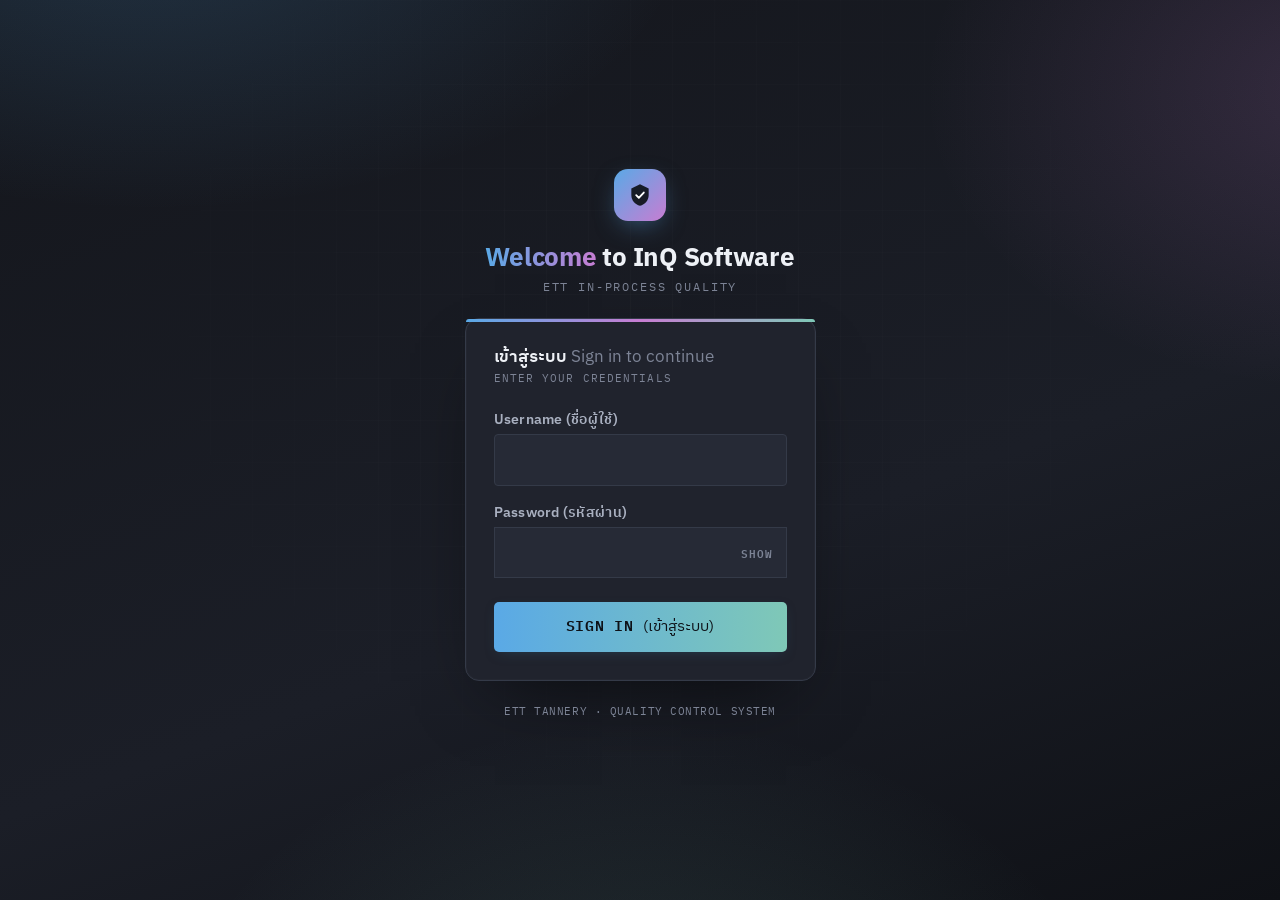
<file: login.html>
<!doctype html>
<html lang="th">
<head>
<meta charset="utf-8">
<meta name="viewport" content="width=device-width, initial-scale=1">
<title>เข้าสู่ระบบ · ETT In-Process Quality</title>
<link rel="preconnect" href="https://fonts.googleapis.com">
<link rel="preconnect" href="https://fonts.gstatic.com" crossorigin>
<link rel="stylesheet" href="https://fonts.googleapis.com/css2?family=IBM+Plex+Mono:wght@400;500;600&family=IBM+Plex+Sans:wght@400;500;600;700&family=IBM+Plex+Sans+Thai:wght@400;500;600&display=swap">
<link rel="stylesheet" href="app.css">
<style>
:root{
  --lg-bg-1:#14161c; --lg-bg-2:#1b1e27; --lg-surface:#20232d; --lg-surface-2:#262a36;
  --lg-line:#343a48; --lg-ink:#EEF1F6; --lg-ink-2:#A9B0C0; --lg-ink-3:#7D8496;
  --lg-accent:#5AA9E6; --lg-accent-2:#7FC8B7; --lg-accent-3:#C77DD2;
}
body{margin:0}
.login-wrap{
  min-height:100vh;display:flex;align-items:center;justify-content:center;padding:24px;position:relative;overflow:hidden;
  background:
    radial-gradient(900px 500px at 12% -10%, rgba(90,169,230,.20), transparent 60%),
    radial-gradient(700px 500px at 105% 10%, rgba(199,125,210,.16), transparent 60%),
    radial-gradient(800px 600px at 50% 120%, rgba(127,200,183,.14), transparent 60%),
    linear-gradient(160deg,var(--lg-bg-1),var(--lg-bg-2) 60%,#0f1116);
}
.login-wrap::before{
  content:"";position:absolute;inset:0;pointer-events:none;opacity:.5;
  background-image:
    linear-gradient(rgba(255,255,255,.035) 1px, transparent 1px),
    linear-gradient(90deg, rgba(255,255,255,.035) 1px, transparent 1px);
  background-size:42px 42px;
  mask-image:radial-gradient(circle at 50% 35%, #000 0%, transparent 72%);
}
.brandmark{position:relative;display:flex;flex-direction:column;align-items:center;gap:16px;margin-bottom:22px;text-align:center;z-index:1}
.brandmark .glyph{width:52px;height:52px;border-radius:14px;display:flex;align-items:center;justify-content:center;
  background:linear-gradient(135deg,var(--lg-accent),var(--lg-accent-3));box-shadow:0 8px 26px -8px rgba(90,169,230,.55)}
.brandmark .glyph svg{width:26px;height:26px}
.welcome{font-size:26px;font-weight:700;color:var(--lg-ink);letter-spacing:-.01em;margin:0}
.welcome .hi{background:linear-gradient(90deg,var(--lg-accent),var(--lg-accent-3));-webkit-background-clip:text;background-clip:text;color:transparent}
.tagline{margin:2px 0 0;font-family:var(--mono);font-size:11.5px;letter-spacing:.16em;text-transform:uppercase;color:var(--lg-ink-3)}

.login-card{
  position:relative;z-index:1;width:100%;max-width:380px;background:var(--lg-surface);
  border:1px solid var(--lg-line);border-radius:14px;padding:30px 28px 28px;
  box-shadow:0 30px 70px -30px rgba(0,0,0,.65), 0 0 0 1px rgba(255,255,255,.02) inset;
}
.login-card::before{content:"";display:block;height:3px;margin:-30px -28px 22px;border-radius:14px 14px 0 0;
  background:linear-gradient(90deg,var(--lg-accent),var(--lg-accent-3) 50%,var(--lg-accent-2))}
.login-card h1{font-size:16.5px;margin:0 0 2px;color:var(--lg-ink);font-weight:600}
.login-card p.sub{margin:2px 0 22px;font-family:var(--mono);font-size:11px;letter-spacing:.1em;text-transform:uppercase;color:var(--lg-ink-3)}
.login-card label.f{margin-bottom:16px}
.login-card label.f>.lb{color:var(--lg-ink-2)}
.login-card input{
  font-size:17px;letter-spacing:.02em;padding:12px 13px;font-variant-numeric:tabular-nums;
  background:var(--lg-surface-2);border:1px solid var(--lg-line);color:var(--lg-ink);
}
.login-card input:focus{border-color:var(--lg-accent);box-shadow:0 0 0 3px rgba(90,169,230,.18)}
.login-card input::placeholder{color:var(--lg-ink-3)}
.login-card .btn.primary{
  width:100%;padding:13px;min-height:48px;font-size:14.5px;margin-top:8px;border:0;color:#0d1117;
  background:linear-gradient(90deg,var(--lg-accent),var(--lg-accent-2));
}
.login-card .btn.primary:hover{filter:brightness(1.08)}
.login-card .btn.primary:disabled{filter:grayscale(.4);opacity:.7}
.pwd-wrap{position:relative}
.pwd-wrap input{width:100%;padding-right:60px;box-sizing:border-box}
.pwd-toggle{position:absolute;right:5px;top:50%;transform:translateY(-50%);background:none;border:0;cursor:pointer;
  font-family:var(--mono);font-size:10.5px;letter-spacing:.08em;text-transform:uppercase;font-weight:600;
  color:var(--lg-ink-3);padding:8px 9px;line-height:1;border-radius:4px}
.pwd-toggle:hover{color:var(--lg-accent);background:rgba(255,255,255,.05)}
.login-err{background:rgba(226,131,108,.14);color:#F0A08C;border:1px solid rgba(226,131,108,.35);border-radius:6px;padding:10px 13px;font-size:13.5px;margin-bottom:14px;display:none}
.login-err.show{display:block}
.login-foot{position:relative;z-index:1;margin-top:22px;text-align:center;font-family:var(--mono);font-size:11px;letter-spacing:.05em;color:var(--lg-ink-3)}
</style>
</head>
<body>
<div class="login-wrap">
  <div style="display:flex;flex-direction:column;align-items:center">
    <div class="brandmark">
      <div class="glyph"><svg viewBox="0 0 24 24" fill="none" xmlns="http://www.w3.org/2000/svg"><path d="M12 2L4 6v6c0 5 3.4 8.7 8 10 4.6-1.3 8-5 8-10V6l-8-4z" fill="#0d1117" fill-opacity=".92"/><path d="M8.5 12.2l2.4 2.4 4.6-4.9" stroke="#fff" stroke-width="1.7" stroke-linecap="round" stroke-linejoin="round"/></svg></div>
      <div>
        <p class="welcome"><span class="hi">Welcome</span> to InQ Software</p>
        <p class="tagline">ETT In-Process Quality</p>
      </div>
    </div>
    <form class="login-card" id="loginForm">
      <h1>เข้าสู่ระบบ <span class="th" style="font-family:var(--sans);font-weight:400;color:var(--lg-ink-3)">Sign in to continue</span></h1>
      <p class="sub">Enter your credentials</p>
      <div class="login-err" id="loginErr"></div>
      <label class="f"><span class="lb">Username (ชื่อผู้ใช้)</span>
        <input type="text" id="username" autocomplete="username" required></label>
      <label class="f"><span class="lb">Password (รหัสผ่าน)</span>
        <div class="pwd-wrap">
          <input type="password" id="password" autocomplete="current-password" required style="text-transform:none">
          <button type="button" class="pwd-toggle" id="pwdToggle" aria-label="แสดงรหัสผ่าน" aria-pressed="false">SHOW</button>
        </div>
      </label>
      <button type="submit" class="btn primary" id="btnLogin">Sign in <span class="th">(เข้าสู่ระบบ)</span></button>
    </form>
    <p class="login-foot">ETT TANNERY · QUALITY CONTROL SYSTEM</p>
  </div>
</div>
<div id="toast"></div>
<script src="api.js"></script>
<script>
(function () {
  var existing = getSession();
  if (existing && existing.token) location.href = "index.html";

  var form = document.getElementById("loginForm");
  var errBox = document.getElementById("loginErr");

  var pwdInput = document.getElementById("password");
  var pwdToggle = document.getElementById("pwdToggle");
  pwdToggle.addEventListener("click", function () {
    var showing = pwdInput.type === "text";
    pwdInput.type = showing ? "password" : "text";
    pwdToggle.textContent = showing ? "SHOW" : "HIDE";
    pwdToggle.setAttribute("aria-label", showing ? "แสดงรหัสผ่าน" : "ซ่อนรหัสผ่าน");
    pwdToggle.setAttribute("aria-pressed", String(!showing));
  });
  form.addEventListener("submit", async function (e) {
    e.preventDefault();
    errBox.classList.remove("show");
    var btn = document.getElementById("btnLogin");
    var username = document.getElementById("username").value.trim();
    var password = document.getElementById("password").value;
    if (!username || !password) return;
    btn.disabled = true; btn.textContent = "SIGNING IN…";
    var r = await API.login(username, password);
    btn.disabled = false; btn.innerHTML = 'Sign in <span class="th">(เข้าสู่ระบบ)</span>';
    if (!r.ok) {
      errBox.textContent = r.error || "เข้าสู่ระบบไม่สำเร็จ";
      errBox.classList.add("show");
      return;
    }
    setSession({ token: r.token, username: r.username, role: r.role, fullName: r.fullName });
    var params = new URLSearchParams(location.search);
    location.href = params.get("next") || "index.html";
  });
})();
</script>
</body>
</html>
</file>
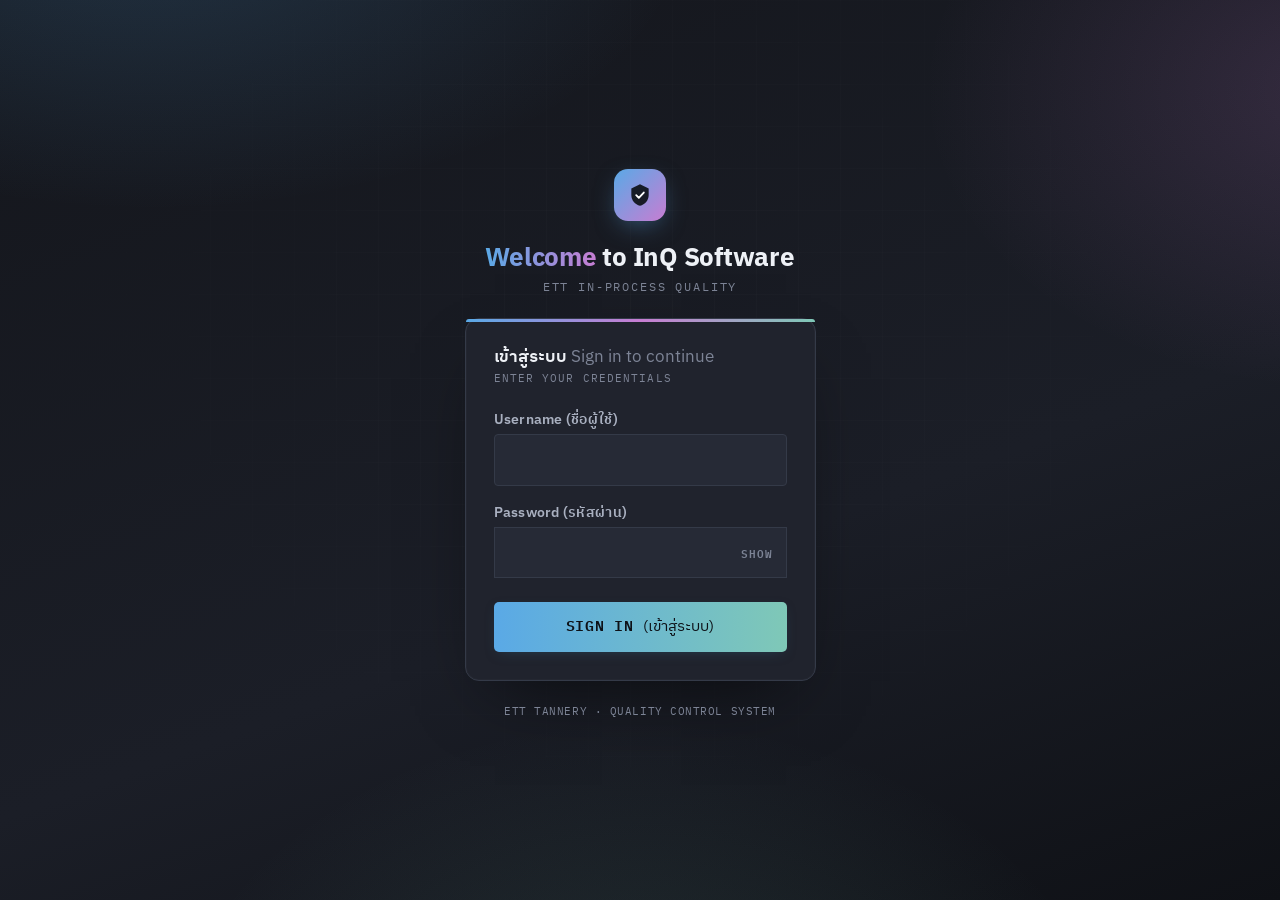
<file: lot-report.html>
<!doctype html>
<html lang="th">
<head>
<meta charset="utf-8">
<meta name="viewport" content="width=device-width, initial-scale=1">
<title>QC Report · ETT In-Process Quality</title>
<link rel="preconnect" href="https://fonts.googleapis.com">
<link rel="preconnect" href="https://fonts.gstatic.com" crossorigin>
<link rel="stylesheet" href="https://fonts.googleapis.com/css2?family=IBM+Plex+Mono:wght@400;500;600&family=IBM+Plex+Sans:wght@400;500;600;700&family=IBM+Plex+Sans+Thai:wght@400;500;600&display=swap">
<link rel="stylesheet" href="app.css">
<style>
body{margin:0}[hidden]{display:none!important}
.bar{background:var(--surface);border-bottom:1px solid var(--line);padding:12px 20px;display:flex;gap:10px;align-items:center}
.bar .sp{flex:1}
.sheet{max-width:820px;margin:24px auto;background:#fff;color:#1a1a1a;padding:34px 40px;box-shadow:var(--shadow);border-radius:4px}
.rhead{display:flex;justify-content:space-between;align-items:flex-start;border-bottom:3px solid #1a1a1a;padding-bottom:14px;margin-bottom:18px}
.rhead h1{font-size:20px;margin:0}
.rhead p{margin:3px 0 0;font-family:var(--mono);font-size:11.5px;letter-spacing:.08em;text-transform:uppercase;color:#555}
.rhead .stamp{text-align:right;font-family:var(--mono);font-size:11px;color:#555}
.rbadge{display:inline-block;font-family:var(--mono);font-weight:700;font-size:15px;letter-spacing:.08em;padding:6px 16px;border-radius:4px;margin-top:6px}
.rbadge.pass{background:#E1EFE8;color:#1e5a3f}
.rbadge.near{background:#F6EBD6;color:#7a530b}
.rbadge.fail{background:#F8E3DE;color:#8a2c1c}
.rgrid{display:grid;grid-template-columns:repeat(3,1fr);gap:10px 20px;margin-bottom:20px}
.rgrid .it .k{font-family:var(--mono);font-size:9.5px;letter-spacing:.08em;text-transform:uppercase;color:#777}
.rgrid .it .v{font-size:14px;font-weight:600;margin-top:2px}
.rsec{font-family:var(--mono);font-size:11px;letter-spacing:.1em;text-transform:uppercase;color:#555;border-bottom:1px solid #ccc;padding-bottom:4px;margin:20px 0 10px}
table.rt{width:100%;border-collapse:collapse;font-size:12.5px;margin-bottom:6px}
table.rt th{text-align:left;font-family:var(--mono);font-size:10px;letter-spacing:.06em;text-transform:uppercase;color:#777;padding:5px 8px;border-bottom:1px solid #ccc}
table.rt td{padding:5px 8px;border-bottom:1px solid #eee}
table.rt tr.main td{background:#F8E3DE;font-weight:600}
.note-box{border:1px solid #ccc;border-radius:4px;padding:10px 12px;font-size:13px;min-height:40px;white-space:pre-wrap}
.sigrow{display:grid;grid-template-columns:1fr 1fr;gap:40px;margin-top:46px}
.sigline{border-top:1px solid #333;padding-top:6px;font-family:var(--mono);font-size:11px;color:#555;text-align:center}
.empty-note{color:#777;font-size:13px;padding:20px 0;text-align:center}
@media print{
  .bar{display:none}
  body{background:#fff}
  .sheet{box-shadow:none;margin:0;max-width:100%;padding:0}
  @page{size:A4;margin:16mm}
}
</style>
</head>
<body>
<div class="bar"><a class="btn sm" href="dashboard.html">← Dashboard</a><span class="sp"></span><button class="btn primary sm" id="btnPrint">🖨 พิมพ์ / บันทึกเป็น PDF</button></div>
<div class="sheet" id="sheet"><p class="empty-note">กำลังโหลด…</p></div>
<script src="api.js"></script>
<script>
"use strict";
requireLogin();
function esc(s){return String(s==null?"":s).replace(/[&<>"]/g,c=>({"&":"&amp;","<":"&lt;",">":"&gt;",'"':"&quot;"}[c]))}
function fmtDt(iso){if(!iso)return"—";const d=new Date(iso);if(isNaN(d))return String(iso);
  return d.toLocaleDateString("en-GB",{day:"2-digit",month:"short",year:"numeric"})+" "+d.toLocaleTimeString("en-GB",{hour:"2-digit",minute:"2-digit"})}
function f1(n){return n==null||isNaN(n)?"—":Number(n).toFixed(1)}

const VALUE_SKIP=new Set(["LOT","ARTICLE","SUBSTANCE","COLOUR","COLOUR_DESC","CUSTOMER","TANNERY","INSPECTOR","DT","QTY_SF","PIECES"]);

function render(rec){
  const sheet=document.getElementById("sheet");
  if(!rec){sheet.innerHTML='<p class="empty-note">ไม่พบรายการนี้ (Record not found)</p>';return}
  const badgeClass=rec.result||"pass";
  const c=rec.computed||{};
  const values=rec.values||{};
  const extraValues=Object.entries(values).filter(([k,v])=>!VALUE_SKIP.has(k)&&v!=null&&v!=="");
  const rejects=rec.rejectDetail||[];

  sheet.innerHTML=
    '<div class="rhead"><div><h1>ETT In-Process Quality</h1><p>QC Inspection Report — ใบรายงานผลตรวจสอบคุณภาพ</p></div>'+
    '<div class="stamp">Generated '+esc(fmtDt(new Date().toISOString()))+'<br>Record ID '+esc(rec.id)+'</div></div>'+

    '<div class="rgrid">'+
      item("LOT NO.","เลขที่ล็อต",rec.lotNo)+
      item("STAGE","แผนก",rec.stage)+
      item("ARTICLE","อาร์ติเคิล",rec.article)+
      item("SUBSTANCE","ความหนา",rec.substance)+
      item("COLOUR","สี",(rec.colour||"")+(rec.colourDesc?" — "+rec.colourDesc:""))+
      item("CUSTOMER","ลูกค้า",rec.customer)+
      item("TANNERY","โรงฟอก",rec.tannery)+
      item("INSPECTOR","ผู้ตรวจ",rec.inspector)+
      item("RECORDED BY","ผู้บันทึก",rec.recordedBy)+
      item("DATE / TIME","วันที่/เวลา",fmtDt(rec.ts))+
    '</div>'+

    '<div class="rsec">ผลตรวจสอบ (Result)</div>'+
    '<div style="display:flex;gap:24px;align-items:center;margin-bottom:8px">'+
      '<span class="rbadge '+esc(badgeClass)+'">'+esc((rec.result||"").toUpperCase()||"—")+'</span>'+
      '<span style="font-family:var(--mono);font-size:13px">Decision: <b>'+esc(rec.decision||"—")+'</b></span>'+
    '</div>'+

    (Object.values(c).some(v=>v!=null)?
      '<div class="rsec">ค่าที่คำนวณ (Computed)</div>'+
      '<div class="rgrid" style="grid-template-columns:repeat(4,1fr)">'+
        item("TRIM","",c.trimSf!=null?f1(c.trimSf)+" SF":"—")+
        item("COEFFICIENT","",c.coefficient!=null?f1(c.coefficient)+"%":"—")+
        item("FTT","",c.ftt!=null?f1(c.ftt)+"%":"—")+
        item("GRADED TOTAL","",c.gradedTotal!=null?f1(c.gradedTotal):"—")+
      '</div>':"")+

    (extraValues.length?
      '<div class="rsec">ค่าตรวจวัด (Measured values)</div>'+
      '<table class="rt"><thead><tr><th>Parameter</th><th>Value</th></tr></thead><tbody>'+
      extraValues.map(([k,v])=>'<tr><td>'+esc(k)+'</td><td>'+esc(v)+'</td></tr>').join("")+
      '</tbody></table>':"")+

    '<div class="rsec">ตำหนิที่พบ (Rejects)</div>'+
    (rejects.length?
      '<table class="rt"><thead><tr><th>Code</th><th>Name</th><th>ชื่อไทย</th><th>Group</th><th>Phase</th></tr></thead><tbody>'+
      rejects.map(r=>'<tr'+(r.no===rec.mainDefect?' class="main"':'')+'><td>'+esc(r.code||r.no)+'</td><td>'+esc(r.name)+'</td><td>'+esc(r.nameTh)+'</td><td>'+esc(r.group)+'</td><td>'+esc(r.phase)+'</td></tr>').join("")+
      '</tbody></table>':
      '<p class="empty-note" style="padding:8px 0">ไม่มีตำหนิที่บันทึกไว้</p>')+

    '<div class="rsec">หมายเหตุ (Note)</div>'+
    '<div class="note-box">'+esc(rec.note||"—")+'</div>'+

    '<div class="sigrow">'+
      '<div class="sigline">ผู้ตรวจสอบ (Inspector)<br>'+esc(rec.inspector||"")+'</div>'+
      '<div class="sigline">ผู้อนุมัติ QA (QA Approved)</div>'+
    '</div>';
}
function item(en,th,val){
  return '<div class="it"><div class="k">'+esc(en)+(th?' ('+esc(th)+')':'')+'</div><div class="v">'+esc(val||"—")+'</div></div>';
}

document.getElementById("btnPrint").onclick=()=>window.print();

(async function init(){
  const params=new URLSearchParams(location.search);
  const id=params.get("id");
  if(!id){document.getElementById("sheet").innerHTML='<p class="empty-note">ไม่ได้ระบุรายการ (missing ?id=)</p>';return}
  const r=await API.getRecordById(id);
  if(!r.ok){document.getElementById("sheet").innerHTML='<p class="empty-note">โหลดไม่สำเร็จ: '+esc(r.error||"")+'</p>';return}
  render(r.record);
})();
</script>
</body>
</html>
</file>
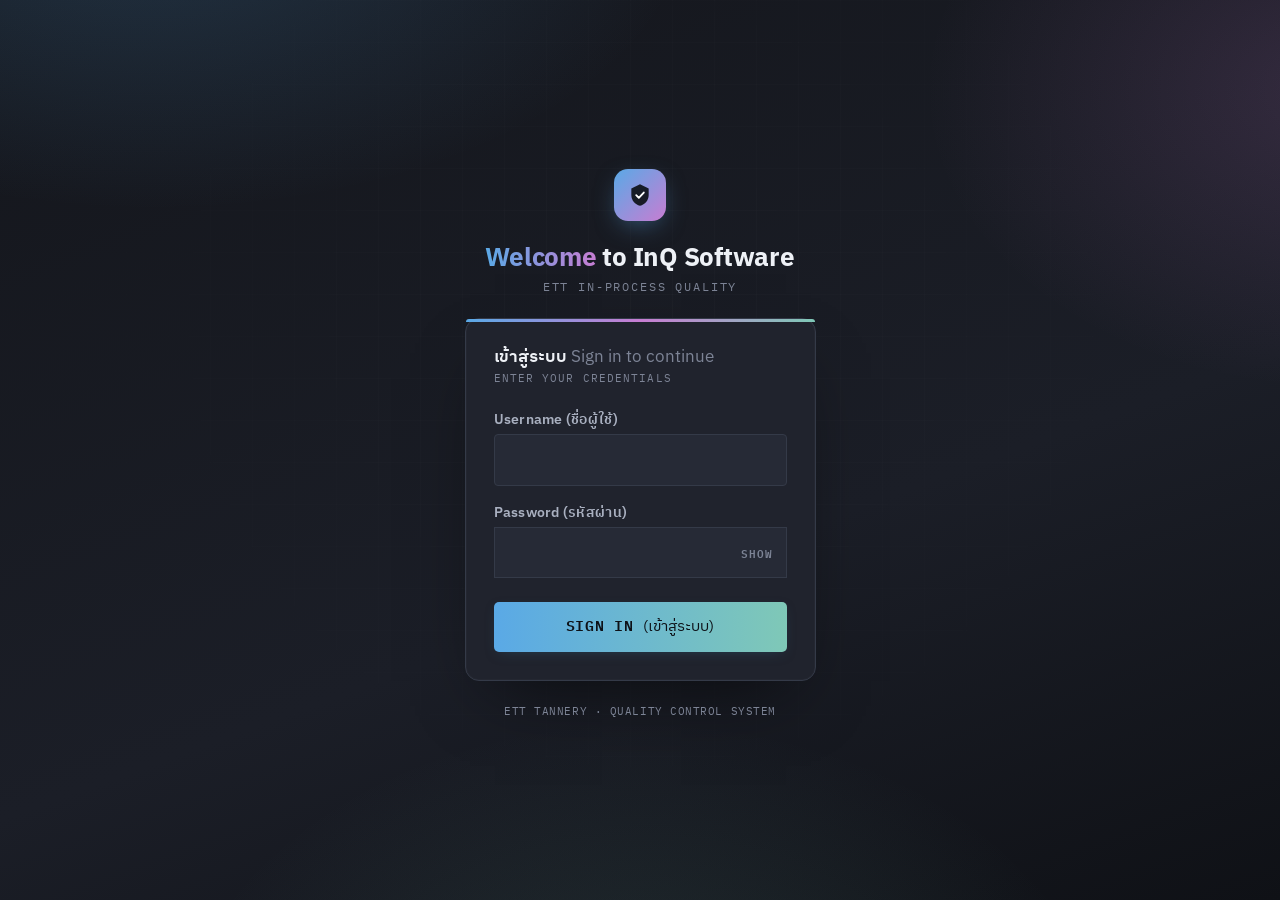
<file: setup.html>
<!doctype html>
<html lang="th">
<head>
<meta charset="utf-8">
<meta name="viewport" content="width=device-width, initial-scale=1">
<title>ตั้งค่าข้อมูลหลัก · ETT In-Process Quality</title>
<link rel="preconnect" href="https://fonts.googleapis.com">
<link rel="preconnect" href="https://fonts.gstatic.com" crossorigin>
<link rel="stylesheet" href="https://fonts.googleapis.com/css2?family=IBM+Plex+Mono:wght@400;500;600&family=IBM+Plex+Sans:wght@400;500;600;700&family=IBM+Plex+Sans+Thai:wght@400;500;600&display=swap">
<link rel="stylesheet" href="app.css">
<style>
body{margin:0}[hidden]{display:none!important}
.page{max-width:1400px;margin:0 auto;padding:20px;padding-block:20px 80px}
.tabNav{display:flex;gap:8px;flex-wrap:wrap;margin-bottom:16px}
.tabBtn{padding:9px 16px;min-height:38px;border-radius:5px;border:1px solid var(--line-2);background:var(--surface);color:var(--ink-2);font-family:var(--sans);font-size:13.5px;cursor:pointer}
.tabBtn.active{background:var(--ink);color:var(--surface);border-color:var(--ink)}
.toolbar{display:flex;gap:10px;align-items:center;justify-content:space-between;flex-wrap:wrap;margin-bottom:12px}
.toolbar input[type=search]{max-width:280px}
table.mdt{width:100%;border-collapse:collapse;font-size:13px}
table.mdt th{text-align:left;font-family:var(--mono);font-size:10.5px;letter-spacing:.07em;text-transform:uppercase;color:var(--ink-3);padding:7px 9px;border-bottom:1px solid var(--line);white-space:nowrap}
table.mdt td{padding:6px 9px;border-bottom:1px solid var(--line);vertical-align:middle}
table.mdt input[type=text],table.mdt input[type=number]{padding:6px 8px;font-size:12.5px}
table.mdt select{padding:6px 8px;font-size:12.5px}
.rowActs{white-space:nowrap}
.rowActs .danger{color:var(--fail);border-color:var(--fail)}
.stageChks{display:flex;flex-wrap:wrap;gap:6px 10px;min-width:220px}
.stagechk{display:inline-flex;align-items:center;gap:4px;font-size:12px;color:var(--ink-2);white-space:nowrap}
.addGrid{display:grid;grid-template-columns:repeat(auto-fill,minmax(130px,1fr));gap:10px 12px}
@media (max-width:700px){.addGrid{grid-template-columns:1fr 1fr}}
.pager{display:flex;align-items:center;gap:10px;margin-top:12px}
.muted{color:var(--ink-3);font-size:12px}
.tablewrap{overflow-x:auto}
summary.btn{list-style:none}
summary.btn::-webkit-details-marker{display:none}
</style>
</head>
<body>
<div class="top"><div class="top-in">
  <div class="brand">
    <h1>Setup / Master Data <span class="th">(ตั้งค่าข้อมูลหลัก)</span></h1>
    <p>ETT Tannery · Admin only</p>
  </div>
  <div class="top-right">
    <a class="btn sm" href="index.html">← Entry <span class="th">(หน้าบันทึก)</span></a>
    <a class="btn sm" href="dashboard.html">Dashboard</a>
    <a class="btn sm" href="admin.html">Users</a>
    <span class="whoami" id="whoami"></span>
    <button class="btn sm" id="btnLogout">Logout <span class="th">(ออกจากระบบ)</span></button>
  </div>
</div></div>

<div class="page">
  <div class="tabNav" id="tabNav"></div>

  <div class="toolbar">
    <input type="search" id="searchBox" placeholder="ค้นหา… (search)">
    <span class="muted">แก้ไขค่าในตาราง แล้วกด “บันทึก” ทีละแถว — มีผลทันทีกับทุกอุปกรณ์ที่ใช้งานอยู่</span>
  </div>

  <section class="card" id="masterPanel">
    <div class="card-hd"><h2 id="masterTitle"></h2><span class="rid" id="masterCount"></span></div>
    <div class="card-bd">
      <details style="margin-bottom:14px">
        <summary class="btn sm" style="display:inline-block;cursor:pointer">+ เพิ่มแถวใหม่ (Add row)</summary>
        <div id="addRowBox" style="margin-top:12px"></div>
      </details>
      <div class="tablewrap">
        <table class="mdt">
          <thead id="masterThead"></thead>
          <tbody id="masterTbody"></tbody>
        </table>
      </div>
      <div class="pager" id="masterPager"></div>
    </div>
  </section>

  <section class="card" id="inspectorPanel" hidden>
    <div class="card-hd"><h2>รายชื่อผู้ตรวจ <span class="th">(Inspectors)</span></h2><span class="rid" id="insCount"></span></div>
    <div class="card-bd">
      <form id="insAddForm" style="display:flex;gap:10px;align-items:end;margin-bottom:16px;flex-wrap:wrap">
        <label class="f" style="margin:0"><span class="lb">ชื่อผู้ตรวจใหม่ (New name)</span><input type="text" id="insNewName" style="text-transform:uppercase;width:220px" required></label>
        <button type="submit" class="btn primary sm">+ เพิ่ม (Add)</button>
      </form>
      <div class="tablewrap">
        <table class="mdt">
          <thead><tr><th>ชื่อผู้ตรวจ (Name)</th><th>ใช้งานอยู่ (Active)</th><th></th></tr></thead>
          <tbody id="insRows"></tbody>
        </table>
      </div>
    </div>
  </section>
</div>
<datalist id="phaseList"></datalist>
<div id="toast"></div>
<script src="api.js"></script>
<script>
"use strict";
const SESSION = requireLogin([ROLES.ADMIN]);

function initTopbar(){
  const who=document.getElementById("whoami");
  who.innerHTML="<b>"+SESSION.fullName+"</b><span class=\"role-badge "+SESSION.role+"\">"+SESSION.role+"</span>";
  document.getElementById("btnLogout").onclick=async()=>{try{await API.logout()}catch(e){}clearSession();location.href="login.html"};
}
function esc(s){return String(s==null?"":s).replace(/[&<>"]/g,c=>({"&":"&amp;","<":"&lt;",">":"&gt;",'"':"&quot;"}[c]))}
function toast(m,err){const t=document.createElement("div");t.className="toast"+(err?" err":"");t.textContent=m;document.getElementById("toast").append(t);setTimeout(()=>t.remove(),3200)}

let MASTER=null, INSPECTORS=[], RJ_STAGES=[], RJ_PHASES=[];
let ACTIVE_TAB="ART", INS_SEARCH="";
const PAGE_SIZE=25;

const TYPES={
  ART:{
    label:"มาตรฐานความนุ่ม (ART / Softness)",
    toFlat:r=>({__row:r.__row,Article:r.a,Thickness:r.t,Brand:r.b||"",Neck:r.s[0],Belly:r.s[1],Butt:r.s[2]}),
    cols:[{h:"Article",w:160},{h:"Thickness",w:90},{h:"Brand",w:120},
      {h:"Neck",type:"number",w:70},{h:"Belly",type:"number",w:70},{h:"Butt",type:"number",w:70}],
    rows:[]
  },
  WB:{
    label:"สเปคเวทบลู (WB / Wet-Blue)",
    toFlat:r=>({__row:r.__row,Article:r.a,Thickness:r.t,Note:r.n||"",Tannery:r.ty||"",Brand:r.bd||"",Grade:r.g||"",
      Hide:r.h||"",Supplier:r.sp||"",MaterialCode:r.mc||"",AltHide:r.ah||"",AltSupplier:r.asp||"",AltMaterialCode:r.amc||"",
      CalfHide:r.ch||"",CalfSupplier:r.csp||"",CalfMaterialCode:r.cmc||"",NewHide:r.nh||"",NewSupplier:r.nsp||"",NewMaterialCode:r.nmc||""}),
    cols:["Article","Thickness","Note","Tannery","Brand","Grade","Hide","Supplier","MaterialCode",
      "AltHide","AltSupplier","AltMaterialCode","CalfHide","CalfSupplier","CalfMaterialCode","NewHide","NewSupplier","NewMaterialCode"]
      .map(h=>({h:h,w:h==="Article"?140:110})),
    rows:[]
  },
  COL:{
    label:"รหัสสี (COL / Colour)",
    toFlat:r=>({__row:r.__row,Article:r.article,ColourCode:r.colourCode,Description:r.description||"",Active:!!r.active}),
    cols:[{h:"Article",w:220},{h:"ColourCode",w:100},{h:"Description",w:240},{h:"Active",type:"checkbox"}],
    rows:[]
  },
  RJ:{
    label:"เหตุผลรีเจค (RJ / Reject reasons)",
    toFlat:r=>({__row:r.__row,Code:r.code,ShortCode:r.shortCode||"",NameEN:r.nameEN||"",NameTH:r.nameTH||"",
      GroupIdx:r.groupIdx||0,Phase:r.phase||"",Stages:(r.stages||[]).join(",")}),
    cols:[{h:"Code",w:70},{h:"ShortCode",w:90},{h:"NameEN",w:190},{h:"NameTH",w:210},
      {h:"GroupIdx",type:"select-group",w:150},{h:"Phase",type:"select-phase",w:150},{h:"Stages",type:"stages"}],
    rows:[]
  },
  MAT:{
    label:"รหัสวัสดุ (MAT / Material code lookup)",
    toFlat:r=>({__row:r.__row,MaterialCode:r.mc,Article:r.a,Thickness:r.t,ColourCode:r.cc,ColourDesc:r.cd||"",Customer:r.cu||"",Ref:r.ref||""}),
    cols:[{h:"MaterialCode",w:170},{h:"Article",w:190},{h:"Thickness",w:90},{h:"ColourCode",w:90},
      {h:"ColourDesc",w:170},{h:"Customer",w:170},{h:"Ref",w:80}],
    rows:[]
  }
};
Object.keys(TYPES).forEach(k=>TYPES[k].state={search:"",page:0});

async function loadMaster(){
  const r=await API.getMasterData();
  if(!r.ok){toast(r.error||"โหลดข้อมูลไม่สำเร็จ",true);return false}
  MASTER=r;
  RJ_STAGES=[...new Set(r.rjRows.flatMap(x=>x.stages||[]))].sort();
  RJ_PHASES=[...new Set(r.rjRows.map(x=>x.phase).filter(Boolean))].sort();
  document.getElementById("phaseList").innerHTML=RJ_PHASES.map(p=>'<option value="'+esc(p)+'">').join("");
  TYPES.ART.rows=r.art.map(TYPES.ART.toFlat);
  TYPES.WB.rows=r.wb.map(TYPES.WB.toFlat);
  TYPES.COL.rows=r.colRows.map(TYPES.COL.toFlat);
  TYPES.RJ.rows=r.rjRows.map(TYPES.RJ.toFlat);
  TYPES.MAT.rows=(r.mat||[]).map(TYPES.MAT.toFlat);
  return true;
}
async function loadInspectors(){
  const r=await API.listInspectors();
  if(!r.ok){toast(r.error||"โหลดรายชื่อผู้ตรวจไม่สำเร็จ",true);return false}
  INSPECTORS=r.inspectors;
  return true;
}
async function reloadAndRender(){ if(await loadMaster()) renderActive(); }
async function reloadInspectorsAndRender(){ if(await loadInspectors()) renderInspectors(); }

function fmtGroupOptions(current){
  return MASTER.grp.map((label,i)=> i===0?"":'<option value="'+i+'"'+(Number(current)===i?" selected":"")+'>'+i+" — "+esc(label)+'</option>').join("");
}

function inputForCol(c,value){
  const v=value==null?"":value;
  if(c.type==="number") return '<input type="number" step="any" data-h="'+c.h+'" value="'+esc(v)+'" style="width:'+(c.w||70)+'px">';
  if(c.type==="checkbox") return '<input type="checkbox" data-h="'+c.h+'" '+(v?"checked":"")+'>';
  if(c.type==="select-group") return '<select data-h="'+c.h+'" style="width:'+(c.w||150)+'px">'+fmtGroupOptions(v)+'</select>';
  if(c.type==="select-phase") return '<input type="text" list="phaseList" data-h="'+c.h+'" value="'+esc(v)+'" style="width:'+(c.w||150)+'px">';
  if(c.type==="stages") return '<div class="stageChks" data-h="'+c.h+'">'+RJ_STAGES.map(s=>
    '<label class="stagechk"><input type="checkbox" value="'+esc(s)+'" '+((String(v||"").split(",").indexOf(s)!==-1)?"checked":"")+'> '+esc(s)+'</label>').join("")+'</div>';
  return '<input type="text" data-h="'+c.h+'" value="'+esc(v)+'" style="width:'+(c.w||120)+'px">';
}
function gatherRow(cfg,container){
  const row={};
  cfg.cols.forEach(c=>{
    if(c.type==="stages"){
      const box=container.querySelector('[data-h="'+c.h+'"]');
      row[c.h]=[...box.querySelectorAll('input[type=checkbox]:checked')].map(x=>x.value).join(",");
    } else {
      const el=container.querySelector('[data-h="'+c.h+'"]');
      row[c.h]= el.type==="checkbox" ? el.checked : el.value;
    }
  });
  return row;
}

function renderTabs(){
  const keys=[...Object.keys(TYPES),"INS"];
  document.getElementById("tabNav").innerHTML=keys.map(k=>
    '<button type="button" class="tabBtn'+(k===ACTIVE_TAB?" active":"")+'" data-tab="'+k+'">'+
    esc(k==="INS"?"ผู้ตรวจ (Inspectors)":TYPES[k].label)+'</button>'
  ).join("");
  document.querySelectorAll(".tabBtn").forEach(b=>b.onclick=()=>{ACTIVE_TAB=b.dataset.tab;renderActive()});
}
function renderActive(){
  renderTabs();
  document.getElementById("searchBox").value = ACTIVE_TAB==="INS" ? INS_SEARCH : TYPES[ACTIVE_TAB].state.search;
  if(ACTIVE_TAB==="INS"){
    document.getElementById("masterPanel").hidden=true;
    document.getElementById("inspectorPanel").hidden=false;
    renderInspectors();
  } else {
    document.getElementById("masterPanel").hidden=false;
    document.getElementById("inspectorPanel").hidden=true;
    renderMasterTable(ACTIVE_TAB);
  }
}

function renderMasterTable(typeKey){
  const cfg=TYPES[typeKey], st=cfg.state;
  const q=st.search.trim().toLowerCase();
  const filtered=!q?cfg.rows:cfg.rows.filter(row=>cfg.cols.some(c=>String(row[c.h]==null?"":row[c.h]).toLowerCase().indexOf(q)!==-1));
  const totalPages=Math.max(1,Math.ceil(filtered.length/PAGE_SIZE));
  if(st.page>=totalPages) st.page=totalPages-1;
  if(st.page<0) st.page=0;
  const pageRows=filtered.slice(st.page*PAGE_SIZE, st.page*PAGE_SIZE+PAGE_SIZE);

  document.getElementById("masterTitle").textContent=cfg.label;
  document.getElementById("masterCount").textContent=filtered.length+" รายการ"+(q?(" (จากทั้งหมด "+cfg.rows.length+")"):"");
  document.getElementById("masterThead").innerHTML="<tr>"+cfg.cols.map(c=>'<th>'+esc(c.h)+'</th>').join("")+"<th></th></tr>";

  const tbody=document.getElementById("masterTbody");
  tbody.innerHTML=pageRows.map(row=>
    '<tr data-row="'+row.__row+'">'+cfg.cols.map(c=>'<td>'+inputForCol(c,row[c.h])+'</td>').join("")+
    '<td class="rowActs"><button type="button" class="btn sm saveBtn">บันทึก</button> <button type="button" class="btn sm danger delBtn">ลบ</button></td></tr>'
  ).join("");

  tbody.querySelectorAll(".saveBtn").forEach(btn=>btn.onclick=async()=>{
    const tr=btn.closest("tr"), rowNum=Number(tr.dataset.row), rowObj=gatherRow(cfg,tr);
    btn.disabled=true;
    const r=await API.saveMasterRow(typeKey,rowNum,rowObj);
    if(r.ok){toast("บันทึกแล้ว");await reloadAndRender()} else {toast(r.error||"บันทึกไม่สำเร็จ",true);btn.disabled=false}
  });
  tbody.querySelectorAll(".delBtn").forEach(btn=>btn.onclick=async()=>{
    if(btn.dataset.confirm!=="1"){btn.dataset.confirm="1";btn.textContent="ยืนยันลบ?";setTimeout(()=>{btn.dataset.confirm="";btn.textContent="ลบ"},3000);return}
    const tr=btn.closest("tr"), rowNum=Number(tr.dataset.row);
    btn.disabled=true;
    const r=await API.deleteMasterRow(typeKey,rowNum);
    if(r.ok){toast("ลบแล้ว");await reloadAndRender()} else {toast(r.error||"ลบไม่สำเร็จ",true);btn.disabled=false;btn.dataset.confirm="";btn.textContent="ลบ"}
  });

  document.getElementById("masterPager").innerHTML=
    '<button type="button" class="btn sm" id="pgPrev" '+(st.page<=0?"disabled":"")+'>← ก่อนหน้า</button>'+
    '<span class="muted">หน้า '+(st.page+1)+' / '+totalPages+'</span>'+
    '<button type="button" class="btn sm" id="pgNext" '+(st.page>=totalPages-1?"disabled":"")+'>ถัดไป →</button>';
  document.getElementById("pgPrev").onclick=()=>{st.page--;renderMasterTable(typeKey)};
  document.getElementById("pgNext").onclick=()=>{st.page++;renderMasterTable(typeKey)};

  const addBox=document.getElementById("addRowBox");
  addBox.innerHTML='<div class="addGrid">'+cfg.cols.map(c=>
    '<label class="f" style="margin:0"><span class="lb">'+esc(c.h)+'</span>'+inputForCol(c,c.type==="checkbox"?false:"")+'</label>'
  ).join("")+'</div><button type="button" class="btn primary sm" id="addRowBtn" style="margin-top:12px">+ เพิ่มแถวใหม่</button>';
  document.getElementById("addRowBtn").onclick=async()=>{
    const rowObj=gatherRow(cfg,addBox);
    const keyCol=cfg.cols[0].h;
    if(!String(rowObj[keyCol]||"").trim()){toast("กรุณาใส่ "+keyCol,true);return}
    const btn=document.getElementById("addRowBtn"); btn.disabled=true;
    const r=await API.saveMasterRow(typeKey,0,rowObj);
    btn.disabled=false;
    if(r.ok){toast("เพิ่มแล้ว");await reloadAndRender()} else toast(r.error||"เพิ่มไม่สำเร็จ",true);
  };
}

function renderInspectors(){
  const q=INS_SEARCH.trim().toLowerCase();
  const filtered=!q?INSPECTORS:INSPECTORS.filter(i=>String(i.name||"").toLowerCase().indexOf(q)!==-1);
  document.getElementById("insCount").textContent=filtered.length+" คน";
  const box=document.getElementById("insRows"); box.innerHTML="";
  filtered.forEach(ins=>{
    const tr=document.createElement("tr");
    tr.dataset.origName=ins.name;
    tr.innerHTML=
      '<td><input type="text" class="insNameInput" value="'+esc(ins.name)+'" style="width:200px;text-transform:uppercase"></td>'+
      '<td><input type="checkbox" class="insActiveChk" '+(ins.active?"checked":"")+'></td>'+
      '<td><button type="button" class="btn sm insSaveBtn">บันทึก</button></td>';
    box.append(tr);
  });
  box.querySelectorAll(".insActiveChk").forEach(chk=>chk.onchange=async()=>{
    const tr=chk.closest("tr");
    const r=await API.updateInspector({name:tr.dataset.origName,active:chk.checked});
    if(r.ok){toast("อัปเดตแล้ว");await reloadInspectorsAndRender()} else {toast(r.error||"ผิดพลาด",true);chk.checked=!chk.checked}
  });
  box.querySelectorAll(".insSaveBtn").forEach(btn=>btn.onclick=async()=>{
    const tr=btn.closest("tr");
    const newName=tr.querySelector(".insNameInput").value.trim();
    if(!newName){toast("ใส่ชื่อผู้ตรวจ",true);return}
    if(newName.toUpperCase()===String(tr.dataset.origName).toUpperCase()){toast("ไม่มีการเปลี่ยนแปลง");return}
    btn.disabled=true;
    const r=await API.updateInspector({name:tr.dataset.origName,newName:newName});
    btn.disabled=false;
    if(r.ok){toast("บันทึกแล้ว: "+newName.toUpperCase());await reloadInspectorsAndRender()} else toast(r.error||"บันทึกไม่สำเร็จ",true);
  });
}

document.getElementById("searchBox").addEventListener("input",e=>{
  const v=e.target.value;
  if(ACTIVE_TAB==="INS"){INS_SEARCH=v;renderInspectors()}
  else {TYPES[ACTIVE_TAB].state.search=v;TYPES[ACTIVE_TAB].state.page=0;renderMasterTable(ACTIVE_TAB)}
});
document.getElementById("insAddForm").addEventListener("submit",async e=>{
  e.preventDefault();
  const name=document.getElementById("insNewName").value.trim();
  if(!name) return toast("ใส่ชื่อผู้ตรวจ",true);
  const r=await API.addInspector(name);
  if(r.ok){toast("เพิ่มแล้ว: "+name.toUpperCase());e.target.reset();await reloadInspectorsAndRender()}
  else toast(r.error||"เพิ่มไม่สำเร็จ",true);
});

initTopbar();
(async function init(){
  const [okM]=await Promise.all([loadMaster(),loadInspectors()]);
  renderActive();
})();
</script>
</body>
</html>
</file>
<file: app.css>
:root{
  --bg:#F5F3EF; --surface:#FFFFFF; --surface-2:#EFEBE4; --surface-3:#E7E2D9;
  --ink:#1F1E1A; --ink-2:#5B584F; --ink-3:#6E6A5C;
  --line:#DCD6CB; --line-2:#C6BFB1;
  --accent:#2C5E7E; --accent-2:#4A87AB; --accent-soft:#E2ECF2;
  --tan:#8E6234; --tan-soft:#F1E7DA;
  --pass:#2C7355; --pass-bg:#E1EFE8;
  --near:#9A6B0F; --near-bg:#F6EBD6;
  --fail:#AB3B27; --fail-bg:#F8E3DE;
  --on-accent:#FFFFFF;
  --shadow:0 1px 2px rgba(31,30,26,.06), 0 6px 18px -12px rgba(31,30,26,.28);
  --sans:'IBM Plex Sans','IBM Plex Sans Thai',-apple-system,BlinkMacSystemFont,'Segoe UI',sans-serif;
  --thai:'IBM Plex Sans Thai','IBM Plex Sans',sans-serif;
  --mono:'IBM Plex Mono',ui-monospace,SFMono-Regular,Menlo,monospace;
}
@media (prefers-color-scheme:dark){ :root:not([data-theme="light"]){
  --bg:#15150F; --surface:#1E1D18; --surface-2:#262520; --surface-3:#2F2D27;
  --ink:#EFEBE2; --ink-2:#B2ACA0; --ink-3:#948E80;
  --line:#35332C; --line-2:#474439;
  --accent:#7FB2D4; --accent-2:#5E93B6; --accent-soft:#1C2C36;
  --tan:#C9995E; --tan-soft:#2E261C;
  --pass:#6FBE94; --pass-bg:#1B2C24;
  --near:#D6A33F; --near-bg:#2E2617;
  --fail:#E2836C; --fail-bg:#331F1A;
  --on-accent:#12202A;
  --shadow:0 1px 2px rgba(0,0,0,.4), 0 8px 20px -14px rgba(0,0,0,.8);
}}
:root[data-theme="dark"]{
  --bg:#15150F; --surface:#1E1D18; --surface-2:#262520; --surface-3:#2F2D27;
  --ink:#EFEBE2; --ink-2:#B2ACA0; --ink-3:#948E80;
  --line:#35332C; --line-2:#474439;
  --accent:#7FB2D4; --accent-2:#5E93B6; --accent-soft:#1C2C36;
  --tan:#C9995E; --tan-soft:#2E261C;
  --pass:#6FBE94; --pass-bg:#1B2C24;
  --near:#D6A33F; --near-bg:#2E2617;
  --fail:#E2836C; --fail-bg:#331F1A;
  --on-accent:#12202A;
  --shadow:0 1px 2px rgba(0,0,0,.4), 0 8px 20px -14px rgba(0,0,0,.8);
}
*{box-sizing:border-box}
body{
  background:
    radial-gradient(1100px 480px at 8% -12%, color-mix(in srgb, var(--accent) 7%, transparent), transparent 60%),
    radial-gradient(900px 460px at 100% 0%, color-mix(in srgb, var(--tan) 6%, transparent), transparent 55%),
    var(--bg);
  background-attachment:fixed;
  color:var(--ink);font-family:var(--sans);font-size:15.5px;line-height:1.5;-webkit-font-smoothing:antialiased}
h1,h2,h3{margin:0;font-weight:600;text-wrap:balance}
button,input,select,textarea{font:inherit;color:inherit}
:focus-visible{outline:2px solid var(--accent);outline-offset:1px}
.card,.kpi,.chart-card{transition:box-shadow .16s ease, transform .16s ease}

.top{background:var(--surface);border-bottom:1px solid var(--line);position:relative}
.top::after{content:"";position:absolute;left:0;right:0;bottom:-1px;height:2px;
  background:linear-gradient(90deg,var(--accent),var(--tan) 45%,var(--accent-2) 85%);opacity:.75}
.top-in{max-width:1400px;margin:0 auto;padding:14px 20px;display:flex;gap:16px;align-items:flex-start;flex-wrap:wrap}
.brand h1{font-size:19px;letter-spacing:-.01em}
.brand h1 .hl{background:linear-gradient(90deg,var(--accent),var(--tan) 120%);-webkit-background-clip:text;background-clip:text;-webkit-text-fill-color:transparent;color:var(--accent)}
.brand h1 .th{font-family:var(--thai);font-weight:400;color:var(--ink-2);font-size:17px}
.brand p{margin:3px 0 0;font-family:var(--mono);font-size:12.5px;letter-spacing:.1em;text-transform:uppercase;color:var(--ink-3)}
.top-right{margin-left:auto;display:flex;gap:8px;align-items:center;flex-wrap:wrap}
.conn{display:inline-flex;align-items:center;gap:7px;font-family:var(--mono);font-size:12.5px;letter-spacing:.08em;text-transform:uppercase;padding:6px 11px;border-radius:999px;background:var(--surface-2);color:var(--ink-2);border:1px solid var(--line)}
.dot{width:7px;height:7px;border-radius:50%;background:var(--ink-3);flex:none}
.conn.live .dot{background:var(--pass)}
.conn.local .dot{background:var(--near)}

.tabs{background:var(--surface);border-bottom:1px solid var(--line);overflow-x:auto}
.tabs-in{max-width:1400px;margin:0 auto;display:flex;min-width:max-content}
.tab{flex:1 0 auto;min-width:148px;text-align:left;background:none;border:0;border-right:1px solid var(--line);border-bottom:3px solid transparent;padding:11px 16px 9px;cursor:pointer;transition:background .12s}
.tab:hover{background:var(--surface-2)}
.tab .code{display:block;font-family:var(--mono);font-size:13.5px;font-weight:600;letter-spacing:.06em;color:var(--ink-2)}
.tab .nm{display:block;font-size:13px;color:var(--ink-3);margin-top:1px}
.tab[aria-selected="true"]{background:var(--accent-soft);border-bottom-color:var(--accent)}
.tab[aria-selected="true"] .code{color:var(--accent)}
.tab[aria-selected="true"] .nm{color:var(--ink-2)}

.wrap{max-width:1400px;margin:0 auto;padding:20px;padding-block:20px 96px;display:grid;grid-template-columns:minmax(0,1fr) 330px;gap:20px;align-items:start}
@media (max-width:1080px){.wrap{grid-template-columns:1fr}}
.card{background:var(--surface);border:1px solid var(--line);border-radius:8px;box-shadow:var(--shadow)}
.card+.card{margin-top:16px}
.card-hd{display:flex;align-items:baseline;gap:10px;padding:13px 18px;border-bottom:1px solid var(--line);flex-wrap:wrap}
.card-hd h2{font-size:16.5px}
.card-hd h2 .th{font-family:var(--thai);font-weight:400;color:var(--ink-2);font-size:15px}
.card-hd .rid{margin-left:auto;font-family:var(--mono);font-size:13px;color:var(--ink-3)}
.card-bd{padding:16px 18px}

.sec{font-family:var(--mono);font-size:12.5px;letter-spacing:.11em;text-transform:uppercase;color:var(--ink-3);margin:22px 0 10px;display:flex;align-items:center;gap:10px}
.sec:first-child{margin-top:0}
.sec::after{content:"";flex:1;height:1px;background:var(--line)}
.sec .th{font-family:var(--thai);letter-spacing:0;text-transform:none;font-size:13.5px}

.grid{display:grid;gap:12px 14px}
.g4{grid-template-columns:repeat(4,minmax(0,1fr))}
.g3{grid-template-columns:repeat(3,minmax(0,1fr))}
.g2{grid-template-columns:repeat(2,minmax(0,1fr))}
@media (max-width:760px){.g4,.g3,.g2{grid-template-columns:1fr 1fr}}
@media (max-width:440px){.g4,.g3,.g2{grid-template-columns:1fr}}

label.f{display:block}
label.f>.lb{display:block;font-size:13.5px;font-weight:600;letter-spacing:.02em;color:var(--ink-2);margin-bottom:5px}
label.f>.lb .th{font-family:var(--thai);font-weight:400;color:var(--ink-3)}
label.f>.lb .req{color:var(--fail)}
.hint{font-size:12.5px;color:var(--ink-3);margin-top:4px;font-family:var(--thai)}
input[type=text],input[type=number],input[type=date],input[type=datetime-local],input[type=search],select,textarea{
  width:100%;padding:10px 12px;background:var(--surface);border:1px solid var(--line-2);border-radius:4px;
  font-family:var(--mono);font-size:15.5px;transition:border-color .12s,box-shadow .12s}
input[type=text],input[type=search],select{text-transform:uppercase}
textarea{font-family:var(--thai);text-transform:none;resize:vertical;min-height:64px;font-size:14.5px}
input:focus,select:focus,textarea:focus{border-color:var(--accent);box-shadow:0 0 0 3px var(--accent-soft);outline:none}
input::placeholder{color:var(--ink-3);opacity:.75}
input[readonly],.ro{background:var(--surface-2);color:var(--ink-2);border-style:dashed}
.filled{border-color:var(--pass)!important;background:var(--pass-bg)}

/* standard strip */
.strip{background:var(--surface-2);border:1px solid var(--line);border-left:3px solid var(--accent);border-radius:5px;padding:11px 14px;margin-top:14px;display:grid;grid-template-columns:repeat(auto-fit,minmax(155px,1fr));gap:10px 18px}
.strip .k{font-family:var(--mono);font-size:11px;letter-spacing:.09em;text-transform:uppercase;color:var(--ink-3)}
.strip .v{font-family:var(--mono);font-size:14px;font-weight:600;margin-top:2px;word-break:break-word}
.strip .v em{font-style:normal;font-weight:400;color:var(--ink-3);font-size:13px}
.strip.off{border-left-color:var(--line-2);opacity:.75}

.ptw{overflow-x:auto;border:1px solid var(--line);border-radius:5px}
table.pt{border-collapse:collapse;width:100%;min-width:640px}
table.pt th{background:var(--surface-2);font-family:var(--mono);font-size:11.5px;letter-spacing:.09em;text-transform:uppercase;color:var(--ink-3);font-weight:600;padding:7px 10px;text-align:left;border-bottom:1px solid var(--line)}
table.pt th.ctr,table.pt td.ctr{text-align:center}
table.pt td{padding:6px 10px;border-bottom:1px solid var(--line);vertical-align:middle}
table.pt tr:last-child td{border-bottom:0}
table.pt tr.grp td{background:var(--surface-2);padding:5px 10px;font-family:var(--mono);font-size:11.5px;letter-spacing:.09em;text-transform:uppercase;color:var(--ink-3)}
.pname{font-size:14px;font-weight:500;line-height:1.3}
.pname small{display:block;font-family:var(--thai);font-weight:400;font-size:12.5px;color:var(--ink-3)}
td.std input{width:66px;padding:5px 6px;font-size:13.5px;text-align:center}
td.std .fromdb{font-family:var(--mono);font-size:13.5px;font-weight:600;color:var(--accent)}
td.std .alt{display:block;font-family:var(--mono);font-size:11.5px;color:var(--ink-3);margin-top:2px}
td.act{white-space:nowrap}
td.act input,td.act select{width:98px;padding:8px 9px;font-size:14.5px;display:inline-block;border-color:var(--accent-2)}
td.act select{width:auto;min-width:128px;max-width:100%}
td.act input.wide{width:158px}
td.act .sep{color:var(--ink-3);padding:0 3px}
.unit{font-family:var(--mono);font-size:13px;color:var(--ink-3)}

.badge{display:inline-block;min-width:60px;text-align:center;font-family:var(--mono);font-size:12.5px;font-weight:600;letter-spacing:.07em;padding:4px 9px;border-radius:999px;background:var(--surface-2);color:var(--ink-3);border:1px solid var(--line)}
.badge.pass{background:var(--pass-bg);color:var(--pass);border-color:transparent}
.badge.near{background:var(--near-bg);color:var(--near);border-color:transparent}
.badge.fail{background:var(--fail-bg);color:var(--fail);border-color:transparent}

/* reject picker */
.rjbox{border:1px solid var(--line);border-radius:5px;overflow:hidden}
.rjsearch{display:flex;gap:8px;padding:9px 10px;background:var(--surface-2);border-bottom:1px solid var(--line);flex-wrap:wrap}
.rjsearch input{flex:1;min-width:150px}
.rjsearch select{width:auto;min-width:150px}
.rjlist{max-height:222px;overflow-y:auto;display:flex;flex-wrap:wrap;gap:6px;padding:10px}
.rj{display:inline-flex;align-items:center;gap:7px;font-family:var(--mono);font-size:14px;padding:8px 12px;min-height:38px;border-radius:4px;border:1px solid var(--line-2);background:var(--surface);color:var(--ink-2);cursor:pointer;text-align:left;line-height:1.25}
.rj b{font-weight:600;color:var(--ink-3);font-size:12px;letter-spacing:.04em}
.rj:hover{border-color:var(--accent-2)}
.rj[aria-pressed="true"]{background:var(--tan-soft);border-color:var(--tan);color:var(--tan);font-weight:600}
.rj[aria-pressed="true"] b{color:var(--tan)}
.rj.nat b{color:var(--accent-2)}
.rjsel{display:flex;flex-wrap:wrap;gap:6px;padding:10px;border-top:1px solid var(--line);background:var(--surface-2);min-height:44px;align-items:center}
.rjsel .none{font-family:var(--thai);font-size:13.5px;color:var(--ink-3)}
.rjtag{display:inline-flex;align-items:center;gap:6px;font-family:var(--mono);font-size:13.5px;padding:4px 8px;border-radius:3px;background:var(--tan-soft);color:var(--tan);border:1px solid var(--tan);font-weight:600}
.rjtag button{background:none;border:0;color:inherit;cursor:pointer;padding:0 2px;font-size:15.5px;line-height:1}
.rjtag.main{background:var(--fail-bg);color:var(--fail);border-color:var(--fail)}
.rjtag .star{cursor:pointer;opacity:.55}
.rjtag.main .star{opacity:1}

.calc{background:var(--surface-2);border:1px solid var(--line);border-radius:5px;padding:12px 14px}
.calc-row{display:grid;grid-template-columns:repeat(auto-fit,minmax(122px,1fr));gap:12px}
.kv .k{font-family:var(--mono);font-size:11.5px;letter-spacing:.09em;text-transform:uppercase;color:var(--ink-3)}
.kv .k .th{font-family:var(--thai);letter-spacing:0;text-transform:none}
.kv .v{font-family:var(--mono);font-size:20px;font-weight:600;font-variant-numeric:tabular-nums;line-height:1.25;margin-top:2px}
.kv .v small{font-size:13px;font-weight:400;color:var(--ink-3)}
.kv .v.pass{color:var(--pass)} .kv .v.near{color:var(--near)} .kv .v.fail{color:var(--fail)}

table.gt{border-collapse:collapse;width:100%;min-width:520px}
table.gt th{background:var(--surface-2);font-family:var(--mono);font-size:11.5px;letter-spacing:.09em;text-transform:uppercase;color:var(--ink-3);padding:6px 9px;text-align:left;border-bottom:1px solid var(--line);font-weight:600}
table.gt td{padding:4px 9px;border-bottom:1px solid var(--line)}
table.gt tr:last-child td{border-bottom:0}
table.gt td:first-child{font-family:var(--mono);font-size:13.5px;font-weight:600;width:92px}
table.gt input{width:100%;max-width:140px;padding:6px 7px;font-size:13.5px;text-align:right}
table.gt .pct{font-family:var(--mono);font-size:13.5px;color:var(--ink-2);font-variant-numeric:tabular-nums;width:64px;text-align:right}
table.gt .bar{width:130px}
table.gt .bar span{display:block;height:6px;border-radius:2px;background:var(--accent-2);min-width:1px}
table.gt tr.rej td:first-child{color:var(--fail)}
table.gt tr.rej .bar span{background:var(--fail)}

.btn{font-family:var(--mono);font-size:14px;font-weight:600;letter-spacing:.05em;text-transform:uppercase;padding:11px 18px;min-height:42px;border-radius:5px;border:1px solid var(--line-2);background:var(--surface);color:var(--ink);cursor:pointer;transition:background .12s,border-color .12s}
.btn:hover{background:var(--surface-2)}
.btn .th{font-family:var(--thai);text-transform:none;letter-spacing:0;font-weight:400}
.btn.primary{background:linear-gradient(135deg,var(--accent),var(--accent-2));border-color:var(--accent);color:var(--on-accent);box-shadow:0 4px 14px -6px color-mix(in srgb, var(--accent) 55%, transparent)}
.btn.primary:hover{filter:brightness(1.06);border-color:var(--accent-2)}
.btn.quick{background:var(--pass-bg);border-color:var(--pass);color:var(--pass)}
.btn.quick:hover{background:var(--pass);color:var(--surface)}
.btn:disabled{opacity:.5;cursor:not-allowed}
.btn.sm{padding:8px 13px;min-height:36px;font-size:13px}
a.btn{text-decoration:none;display:inline-flex;align-items:center}
.whoami{font-family:var(--mono);font-size:13px;color:var(--ink-2);white-space:nowrap}
.whoami b{color:var(--ink);font-weight:600}
.role-badge{display:inline-block;padding:1px 7px;border-radius:999px;font-size:11.5px;letter-spacing:.06em;margin-left:5px;background:var(--surface-3);color:var(--ink-2)}
.role-badge.ADMIN{background:var(--fail-bg);color:var(--fail)}
.role-badge.USER{background:var(--pass-bg);color:var(--pass)}
.role-badge.VIEWER{background:var(--near-bg);color:var(--near)}
.quickbar{display:flex;gap:8px;flex-wrap:wrap;margin-bottom:14px;align-items:center}
.quickbar .lbl{font-family:var(--mono);font-size:11.5px;letter-spacing:.09em;text-transform:uppercase;color:var(--ink-3)}

.savebar{position:sticky;bottom:0;z-index:20;margin-top:20px;background:var(--surface);border:1px solid var(--line);border-radius:6px;box-shadow:0 -2px 16px -8px rgba(0,0,0,.35);padding:12px 16px;display:flex;gap:10px;align-items:center;flex-wrap:wrap}
.verdict{margin-left:auto;display:flex;align-items:center;gap:9px;font-family:var(--mono);font-size:13px;letter-spacing:.06em;text-transform:uppercase;color:var(--ink-3)}

.rail{display:flex;flex-direction:column;gap:16px;position:sticky;top:16px}
@media (max-width:1080px){.rail{position:static}}
.stat3{display:grid;grid-template-columns:repeat(3,1fr);gap:1px;background:var(--line)}
.stat{background:var(--surface);padding:12px 13px}
.stat .k{font-family:var(--mono);font-size:11px;letter-spacing:.08em;text-transform:uppercase;color:var(--ink-3);line-height:1.3}
.stat .k .th{font-family:var(--thai);letter-spacing:0;text-transform:none;display:block}
.stat .v{font-family:var(--mono);font-size:22px;font-weight:600;font-variant-numeric:tabular-nums;margin-top:3px}
.stat .v.fail{color:var(--fail)} .stat .v.near{color:var(--near)}
.rec{padding:12px 14px;border-bottom:1px solid var(--line)}
.rec:last-child{border-bottom:0}
.rec-t{display:flex;align-items:center;gap:7px;flex-wrap:wrap}
.rec-t .lot{font-family:var(--mono);font-size:14.5px;font-weight:600}
.rec-t .stg{font-family:var(--mono);font-size:11.5px;letter-spacing:.07em;color:var(--ink-3);border:1px solid var(--line);border-radius:3px;padding:1px 5px}
.rec-m{font-family:var(--mono);font-size:13px;color:var(--ink-2);margin-top:4px;line-height:1.45;word-break:break-word}
.rec-f{font-family:var(--mono);font-size:11.5px;letter-spacing:.05em;color:var(--ink-3);margin-top:4px;text-transform:uppercase}
.tagex{font-family:var(--mono);font-size:11px;letter-spacing:.06em;text-transform:uppercase;background:var(--tan-soft);color:var(--tan);border-radius:3px;padding:2px 6px}
.empty{padding:26px 16px;text-align:center;color:var(--ink-3);font-size:14px;font-family:var(--thai)}
details.note{border-top:1px solid var(--line);padding:11px 14px}
details.note summary{cursor:pointer;font-family:var(--mono);font-size:12.5px;letter-spacing:.05em;text-transform:uppercase;color:var(--ink-3)}
details.note p{margin:9px 0 0;font-size:13.5px;color:var(--ink-2);font-family:var(--thai);line-height:1.6}
details.note code{font-family:var(--mono);font-size:13px;background:var(--surface-2);padding:1px 4px;border-radius:3px}

#toast{position:fixed;left:50%;transform:translateX(-50%);bottom:22px;z-index:60;display:flex;flex-direction:column;gap:8px;align-items:center;pointer-events:none;width:calc(100% - 32px);max-width:480px}
.toast{background:var(--ink);color:var(--bg);font-family:var(--mono);font-size:13.5px;padding:10px 16px;border-radius:4px;box-shadow:var(--shadow)}
.toast.err{background:var(--fail);color:#fff}

/* Global "talking to the server" indicator — shown by api.js on any request
   that takes longer than ~250ms, so a click always gives visible feedback
   even before that screen's own save/loading text kicks in. */
#__apiLoading{position:fixed;top:0;left:0;right:0;height:3px;z-index:9999;overflow:hidden;opacity:0;pointer-events:none;transition:opacity .15s}
#__apiLoading.show{opacity:1}
.__apiLoadingBar{position:absolute;top:0;bottom:0;width:35%;background:linear-gradient(90deg,transparent,var(--accent-2),var(--accent),var(--accent-2),transparent);animation:__apiLoadingMove 1.1s ease-in-out infinite}
@keyframes __apiLoadingMove{0%{left:-35%}100%{left:100%}}
html.__apiBusy, html.__apiBusy body{cursor:progress}
@media (prefers-reduced-motion:reduce){#__apiLoading{transition:none}.__apiLoadingBar{animation:none;width:100%;left:0!important}}

/* Save-confirmation popup (distinct from the small bottom #toast) — a centered modal shown
   after a record saves successfully, so the confirmation is impossible to miss. */
.modal-overlay{position:fixed;inset:0;z-index:9998;background:rgba(0,0,0,.42);display:flex;align-items:center;justify-content:center;
  opacity:0;pointer-events:none;transition:opacity .15s}
.modal-overlay.show{opacity:1;pointer-events:auto}
.modal-box{background:var(--surface);border:1px solid var(--line);border-radius:10px;box-shadow:var(--shadow);
  padding:28px 32px;max-width:340px;width:calc(100% - 40px);text-align:center;
  transform:scale(.94);transition:transform .15s}
.modal-overlay.show .modal-box{transform:scale(1)}
.modal-ic{width:52px;height:52px;line-height:52px;border-radius:999px;background:var(--pass-bg);color:var(--pass);
  font-size:26px;font-weight:700;margin:0 auto 14px}
.modal-msg{font-family:var(--thai);font-size:16px;font-weight:600;color:var(--ink);line-height:1.5;margin-bottom:18px}
.modal-box .btn{width:100%}
@media (prefers-reduced-motion:reduce){.modal-overlay,.modal-box{transition:none}}
@media (prefers-reduced-motion:reduce){*{transition-duration:.001ms!important}}
</file>
<file: src/app.css>
:root{
  --bg:#F5F3EF; --surface:#FFFFFF; --surface-2:#EFEBE4; --surface-3:#E7E2D9;
  --ink:#1F1E1A; --ink-2:#5B584F; --ink-3:#8C8779;
  --line:#DCD6CB; --line-2:#C6BFB1;
  --accent:#2C5E7E; --accent-2:#4A87AB; --accent-soft:#E2ECF2;
  --tan:#8E6234; --tan-soft:#F1E7DA;
  --pass:#2C7355; --pass-bg:#E1EFE8;
  --near:#9A6B0F; --near-bg:#F6EBD6;
  --fail:#AB3B27; --fail-bg:#F8E3DE;
  --on-accent:#FFFFFF;
  --shadow:0 1px 2px rgba(31,30,26,.06), 0 6px 18px -12px rgba(31,30,26,.28);
  --sans:'IBM Plex Sans','IBM Plex Sans Thai',-apple-system,BlinkMacSystemFont,'Segoe UI',sans-serif;
  --thai:'IBM Plex Sans Thai','IBM Plex Sans',sans-serif;
  --mono:'IBM Plex Mono',ui-monospace,SFMono-Regular,Menlo,monospace;
}
@media (prefers-color-scheme:dark){ :root:not([data-theme="light"]){
  --bg:#15150F; --surface:#1E1D18; --surface-2:#262520; --surface-3:#2F2D27;
  --ink:#EFEBE2; --ink-2:#B2ACA0; --ink-3:#847E72;
  --line:#35332C; --line-2:#474439;
  --accent:#7FB2D4; --accent-2:#5E93B6; --accent-soft:#1C2C36;
  --tan:#C9995E; --tan-soft:#2E261C;
  --pass:#6FBE94; --pass-bg:#1B2C24;
  --near:#D6A33F; --near-bg:#2E2617;
  --fail:#E2836C; --fail-bg:#331F1A;
  --on-accent:#12202A;
  --shadow:0 1px 2px rgba(0,0,0,.4), 0 8px 20px -14px rgba(0,0,0,.8);
}}
:root[data-theme="dark"]{
  --bg:#15150F; --surface:#1E1D18; --surface-2:#262520; --surface-3:#2F2D27;
  --ink:#EFEBE2; --ink-2:#B2ACA0; --ink-3:#847E72;
  --line:#35332C; --line-2:#474439;
  --accent:#7FB2D4; --accent-2:#5E93B6; --accent-soft:#1C2C36;
  --tan:#C9995E; --tan-soft:#2E261C;
  --pass:#6FBE94; --pass-bg:#1B2C24;
  --near:#D6A33F; --near-bg:#2E2617;
  --fail:#E2836C; --fail-bg:#331F1A;
  --on-accent:#12202A;
  --shadow:0 1px 2px rgba(0,0,0,.4), 0 8px 20px -14px rgba(0,0,0,.8);
}
*{box-sizing:border-box}
body{background:var(--bg);color:var(--ink);font-family:var(--sans);font-size:14px;line-height:1.5;-webkit-font-smoothing:antialiased}
h1,h2,h3{margin:0;font-weight:600;text-wrap:balance}
button,input,select,textarea{font:inherit;color:inherit}
:focus-visible{outline:2px solid var(--accent);outline-offset:1px}

.top{background:var(--surface);border-bottom:1px solid var(--line)}
.top-in{max-width:1400px;margin:0 auto;padding:14px 20px;display:flex;gap:16px;align-items:flex-start;flex-wrap:wrap}
.brand h1{font-size:19px;letter-spacing:-.01em}
.brand h1 .th{font-family:var(--thai);font-weight:400;color:var(--ink-2);font-size:16px}
.brand p{margin:3px 0 0;font-family:var(--mono);font-size:10.5px;letter-spacing:.1em;text-transform:uppercase;color:var(--ink-3)}
.top-right{margin-left:auto;display:flex;gap:8px;align-items:center;flex-wrap:wrap}
.conn{display:inline-flex;align-items:center;gap:7px;font-family:var(--mono);font-size:10.5px;letter-spacing:.08em;text-transform:uppercase;padding:6px 11px;border-radius:999px;background:var(--surface-2);color:var(--ink-2);border:1px solid var(--line)}
.dot{width:7px;height:7px;border-radius:50%;background:var(--ink-3);flex:none}
.conn.live .dot{background:var(--pass)}
.conn.local .dot{background:var(--near)}

.tabs{background:var(--surface);border-bottom:1px solid var(--line);overflow-x:auto}
.tabs-in{max-width:1400px;margin:0 auto;display:flex;min-width:max-content}
.tab{flex:1 0 auto;min-width:148px;text-align:left;background:none;border:0;border-right:1px solid var(--line);border-bottom:3px solid transparent;padding:11px 16px 9px;cursor:pointer;transition:background .12s}
.tab:hover{background:var(--surface-2)}
.tab .code{display:block;font-family:var(--mono);font-size:12px;font-weight:600;letter-spacing:.06em;color:var(--ink-2)}
.tab .nm{display:block;font-size:11px;color:var(--ink-3);margin-top:1px}
.tab[aria-selected="true"]{background:var(--accent-soft);border-bottom-color:var(--accent)}
.tab[aria-selected="true"] .code{color:var(--accent)}
.tab[aria-selected="true"] .nm{color:var(--ink-2)}

.wrap{max-width:1400px;margin:0 auto;padding:20px;padding-block:20px 96px;display:grid;grid-template-columns:minmax(0,1fr) 330px;gap:20px;align-items:start}
@media (max-width:1080px){.wrap{grid-template-columns:1fr}}
.card{background:var(--surface);border:1px solid var(--line);border-radius:6px;box-shadow:var(--shadow)}
.card+.card{margin-top:16px}
.card-hd{display:flex;align-items:baseline;gap:10px;padding:13px 18px;border-bottom:1px solid var(--line);flex-wrap:wrap}
.card-hd h2{font-size:15px}
.card-hd h2 .th{font-family:var(--thai);font-weight:400;color:var(--ink-2);font-size:13.5px}
.card-hd .rid{margin-left:auto;font-family:var(--mono);font-size:11px;color:var(--ink-3)}
.card-bd{padding:16px 18px}

.sec{font-family:var(--mono);font-size:10.5px;letter-spacing:.11em;text-transform:uppercase;color:var(--ink-3);margin:22px 0 10px;display:flex;align-items:center;gap:10px}
.sec:first-child{margin-top:0}
.sec::after{content:"";flex:1;height:1px;background:var(--line)}
.sec .th{font-family:var(--thai);letter-spacing:0;text-transform:none;font-size:11.5px}

.grid{display:grid;gap:12px 14px}
.g4{grid-template-columns:repeat(4,minmax(0,1fr))}
.g3{grid-template-columns:repeat(3,minmax(0,1fr))}
.g2{grid-template-columns:repeat(2,minmax(0,1fr))}
@media (max-width:760px){.g4,.g3,.g2{grid-template-columns:1fr 1fr}}
@media (max-width:440px){.g4,.g3,.g2{grid-template-columns:1fr}}

label.f{display:block}
label.f>.lb{display:block;font-size:11.5px;font-weight:600;letter-spacing:.02em;color:var(--ink-2);margin-bottom:5px}
label.f>.lb .th{font-family:var(--thai);font-weight:400;color:var(--ink-3)}
label.f>.lb .req{color:var(--fail)}
.hint{font-size:10.5px;color:var(--ink-3);margin-top:4px;font-family:var(--thai)}
input[type=text],input[type=number],input[type=date],input[type=datetime-local],input[type=search],select,textarea{
  width:100%;padding:8px 9px;background:var(--surface);border:1px solid var(--line-2);border-radius:4px;
  font-family:var(--mono);font-size:13px;transition:border-color .12s,box-shadow .12s}
input[type=text],input[type=search],select{text-transform:uppercase}
textarea{font-family:var(--thai);text-transform:none;resize:vertical;min-height:64px;font-size:13px}
input:focus,select:focus,textarea:focus{border-color:var(--accent);box-shadow:0 0 0 3px var(--accent-soft);outline:none}
input::placeholder{color:var(--ink-3);opacity:.75}
input[readonly],.ro{background:var(--surface-2);color:var(--ink-2);border-style:dashed}
.filled{border-color:var(--pass)!important;background:var(--pass-bg)}

/* standard strip */
.strip{background:var(--surface-2);border:1px solid var(--line);border-left:3px solid var(--accent);border-radius:5px;padding:11px 14px;margin-top:14px;display:grid;grid-template-columns:repeat(auto-fit,minmax(155px,1fr));gap:10px 18px}
.strip .k{font-family:var(--mono);font-size:9px;letter-spacing:.09em;text-transform:uppercase;color:var(--ink-3)}
.strip .v{font-family:var(--mono);font-size:12.5px;font-weight:600;margin-top:2px;word-break:break-word}
.strip .v em{font-style:normal;font-weight:400;color:var(--ink-3);font-size:11px}
.strip.off{border-left-color:var(--line-2);opacity:.75}

.ptw{overflow-x:auto;border:1px solid var(--line);border-radius:5px}
table.pt{border-collapse:collapse;width:100%;min-width:640px}
table.pt th{background:var(--surface-2);font-family:var(--mono);font-size:9.5px;letter-spacing:.09em;text-transform:uppercase;color:var(--ink-3);font-weight:600;padding:7px 10px;text-align:left;border-bottom:1px solid var(--line)}
table.pt th.ctr,table.pt td.ctr{text-align:center}
table.pt td{padding:6px 10px;border-bottom:1px solid var(--line);vertical-align:middle}
table.pt tr:last-child td{border-bottom:0}
table.pt tr.grp td{background:var(--surface-2);padding:5px 10px;font-family:var(--mono);font-size:9.5px;letter-spacing:.09em;text-transform:uppercase;color:var(--ink-3)}
.pname{font-size:12.5px;font-weight:500;line-height:1.3}
.pname small{display:block;font-family:var(--thai);font-weight:400;font-size:10.5px;color:var(--ink-3)}
td.std input{width:66px;padding:5px 6px;font-size:12px;text-align:center}
td.std .fromdb{font-family:var(--mono);font-size:11.5px;font-weight:600;color:var(--accent)}
td.std .alt{display:block;font-family:var(--mono);font-size:9.5px;color:var(--ink-3);margin-top:2px}
td.act{white-space:nowrap}
td.act input,td.act select{width:92px;padding:6px 7px;font-size:12px;display:inline-block;border-color:var(--accent-2)}
td.act select{width:auto;min-width:120px;max-width:100%}
td.act input.wide{width:150px}
td.act .sep{color:var(--ink-3);padding:0 3px}
.unit{font-family:var(--mono);font-size:11px;color:var(--ink-3)}

.badge{display:inline-block;min-width:56px;text-align:center;font-family:var(--mono);font-size:10px;font-weight:600;letter-spacing:.07em;padding:3px 8px;border-radius:3px;background:var(--surface-2);color:var(--ink-3);border:1px solid var(--line)}
.badge.pass{background:var(--pass-bg);color:var(--pass);border-color:transparent}
.badge.near{background:var(--near-bg);color:var(--near);border-color:transparent}
.badge.fail{background:var(--fail-bg);color:var(--fail);border-color:transparent}

/* reject picker */
.rjbox{border:1px solid var(--line);border-radius:5px;overflow:hidden}
.rjsearch{display:flex;gap:8px;padding:9px 10px;background:var(--surface-2);border-bottom:1px solid var(--line);flex-wrap:wrap}
.rjsearch input{flex:1;min-width:150px}
.rjsearch select{width:auto;min-width:150px}
.rjlist{max-height:222px;overflow-y:auto;display:flex;flex-wrap:wrap;gap:6px;padding:10px}
.rj{display:inline-flex;align-items:center;gap:7px;font-family:var(--mono);font-size:11.5px;padding:5px 9px;border-radius:3px;border:1px solid var(--line-2);background:var(--surface);color:var(--ink-2);cursor:pointer;text-align:left;line-height:1.25}
.rj b{font-weight:600;color:var(--ink-3);font-size:10px;letter-spacing:.04em}
.rj:hover{border-color:var(--accent-2)}
.rj[aria-pressed="true"]{background:var(--tan-soft);border-color:var(--tan);color:var(--tan);font-weight:600}
.rj[aria-pressed="true"] b{color:var(--tan)}
.rj.nat b{color:var(--accent-2)}
.rjsel{display:flex;flex-wrap:wrap;gap:6px;padding:10px;border-top:1px solid var(--line);background:var(--surface-2);min-height:44px;align-items:center}
.rjsel .none{font-family:var(--thai);font-size:12px;color:var(--ink-3)}
.rjtag{display:inline-flex;align-items:center;gap:6px;font-family:var(--mono);font-size:11.5px;padding:4px 8px;border-radius:3px;background:var(--tan-soft);color:var(--tan);border:1px solid var(--tan);font-weight:600}
.rjtag button{background:none;border:0;color:inherit;cursor:pointer;padding:0 2px;font-size:14px;line-height:1}
.rjtag.main{background:var(--fail-bg);color:var(--fail);border-color:var(--fail)}
.rjtag .star{cursor:pointer;opacity:.55}
.rjtag.main .star{opacity:1}

.calc{background:var(--surface-2);border:1px solid var(--line);border-radius:5px;padding:12px 14px}
.calc-row{display:grid;grid-template-columns:repeat(auto-fit,minmax(122px,1fr));gap:12px}
.kv .k{font-family:var(--mono);font-size:9.5px;letter-spacing:.09em;text-transform:uppercase;color:var(--ink-3)}
.kv .k .th{font-family:var(--thai);letter-spacing:0;text-transform:none}
.kv .v{font-family:var(--mono);font-size:20px;font-weight:600;font-variant-numeric:tabular-nums;line-height:1.25;margin-top:2px}
.kv .v small{font-size:11px;font-weight:400;color:var(--ink-3)}
.kv .v.pass{color:var(--pass)} .kv .v.near{color:var(--near)} .kv .v.fail{color:var(--fail)}

table.gt{border-collapse:collapse;width:100%;min-width:520px}
table.gt th{background:var(--surface-2);font-family:var(--mono);font-size:9.5px;letter-spacing:.09em;text-transform:uppercase;color:var(--ink-3);padding:6px 9px;text-align:left;border-bottom:1px solid var(--line);font-weight:600}
table.gt td{padding:4px 9px;border-bottom:1px solid var(--line)}
table.gt tr:last-child td{border-bottom:0}
table.gt td:first-child{font-family:var(--mono);font-size:12px;font-weight:600;width:92px}
table.gt input{width:100%;max-width:140px;padding:6px 7px;font-size:12px;text-align:right}
table.gt .pct{font-family:var(--mono);font-size:12px;color:var(--ink-2);font-variant-numeric:tabular-nums;width:64px;text-align:right}
table.gt .bar{width:130px}
table.gt .bar span{display:block;height:6px;border-radius:2px;background:var(--accent-2);min-width:1px}
table.gt tr.rej td:first-child{color:var(--fail)}
table.gt tr.rej .bar span{background:var(--fail)}

.btn{font-family:var(--mono);font-size:12px;font-weight:600;letter-spacing:.05em;text-transform:uppercase;padding:9px 16px;border-radius:4px;border:1px solid var(--line-2);background:var(--surface);color:var(--ink);cursor:pointer;transition:background .12s,border-color .12s}
.btn:hover{background:var(--surface-2)}
.btn .th{font-family:var(--thai);text-transform:none;letter-spacing:0;font-weight:400}
.btn.primary{background:var(--accent);border-color:var(--accent);color:var(--on-accent)}
.btn.primary:hover{background:var(--accent-2);border-color:var(--accent-2)}
.btn.quick{background:var(--pass-bg);border-color:var(--pass);color:var(--pass)}
.btn.quick:hover{background:var(--pass);color:var(--surface)}
.btn:disabled{opacity:.5;cursor:not-allowed}
.btn.sm{padding:6px 11px;font-size:11px}
.quickbar{display:flex;gap:8px;flex-wrap:wrap;margin-bottom:14px;align-items:center}
.quickbar .lbl{font-family:var(--mono);font-size:9.5px;letter-spacing:.09em;text-transform:uppercase;color:var(--ink-3)}

.savebar{position:sticky;bottom:0;z-index:20;margin-top:20px;background:var(--surface);border:1px solid var(--line);border-radius:6px;box-shadow:0 -2px 16px -8px rgba(0,0,0,.35);padding:12px 16px;display:flex;gap:10px;align-items:center;flex-wrap:wrap}
.verdict{margin-left:auto;display:flex;align-items:center;gap:9px;font-family:var(--mono);font-size:11px;letter-spacing:.06em;text-transform:uppercase;color:var(--ink-3)}

.rail{display:flex;flex-direction:column;gap:16px;position:sticky;top:16px}
@media (max-width:1080px){.rail{position:static}}
.stat3{display:grid;grid-template-columns:repeat(3,1fr);gap:1px;background:var(--line)}
.stat{background:var(--surface);padding:12px 13px}
.stat .k{font-family:var(--mono);font-size:9px;letter-spacing:.08em;text-transform:uppercase;color:var(--ink-3);line-height:1.3}
.stat .k .th{font-family:var(--thai);letter-spacing:0;text-transform:none;display:block}
.stat .v{font-family:var(--mono);font-size:22px;font-weight:600;font-variant-numeric:tabular-nums;margin-top:3px}
.stat .v.fail{color:var(--fail)} .stat .v.near{color:var(--near)}
.rec{padding:12px 14px;border-bottom:1px solid var(--line)}
.rec:last-child{border-bottom:0}
.rec-t{display:flex;align-items:center;gap:7px;flex-wrap:wrap}
.rec-t .lot{font-family:var(--mono);font-size:13px;font-weight:600}
.rec-t .stg{font-family:var(--mono);font-size:9.5px;letter-spacing:.07em;color:var(--ink-3);border:1px solid var(--line);border-radius:3px;padding:1px 5px}
.rec-m{font-family:var(--mono);font-size:11px;color:var(--ink-2);margin-top:4px;line-height:1.45;word-break:break-word}
.rec-f{font-family:var(--mono);font-size:9.5px;letter-spacing:.05em;color:var(--ink-3);margin-top:4px;text-transform:uppercase}
.tagex{font-family:var(--mono);font-size:9px;letter-spacing:.06em;text-transform:uppercase;background:var(--tan-soft);color:var(--tan);border-radius:3px;padding:2px 6px}
.empty{padding:26px 16px;text-align:center;color:var(--ink-3);font-size:12.5px;font-family:var(--thai)}
details.note{border-top:1px solid var(--line);padding:11px 14px}
details.note summary{cursor:pointer;font-family:var(--mono);font-size:10.5px;letter-spacing:.05em;text-transform:uppercase;color:var(--ink-3)}
details.note p{margin:9px 0 0;font-size:12px;color:var(--ink-2);font-family:var(--thai);line-height:1.6}
details.note code{font-family:var(--mono);font-size:11px;background:var(--surface-2);padding:1px 4px;border-radius:3px}

#toast{position:fixed;left:50%;transform:translateX(-50%);bottom:22px;z-index:60;display:flex;flex-direction:column;gap:8px;align-items:center;pointer-events:none;width:calc(100% - 32px);max-width:480px}
.toast{background:var(--ink);color:var(--bg);font-family:var(--mono);font-size:12px;padding:10px 16px;border-radius:4px;box-shadow:var(--shadow)}
.toast.err{background:var(--fail);color:#fff}
@media (prefers-reduced-motion:reduce){*{transition-duration:.001ms!important}}
</file>
